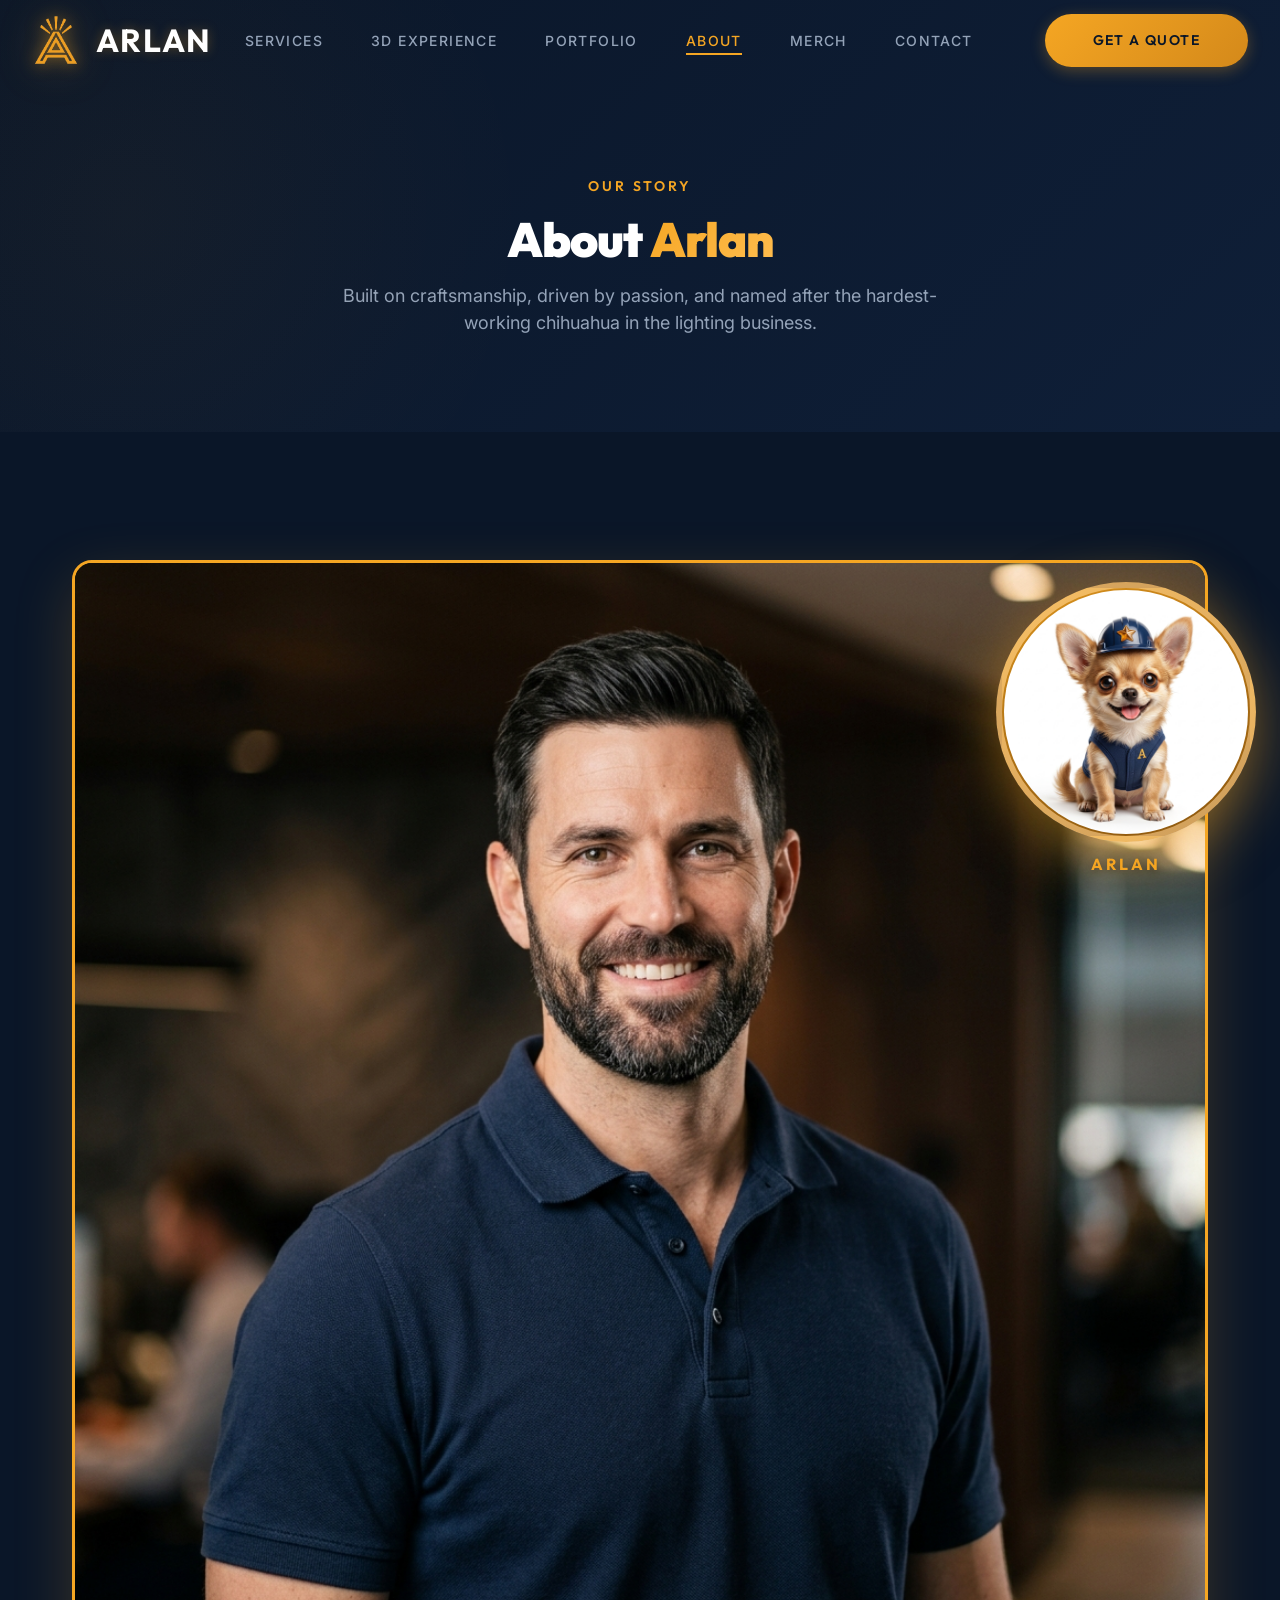
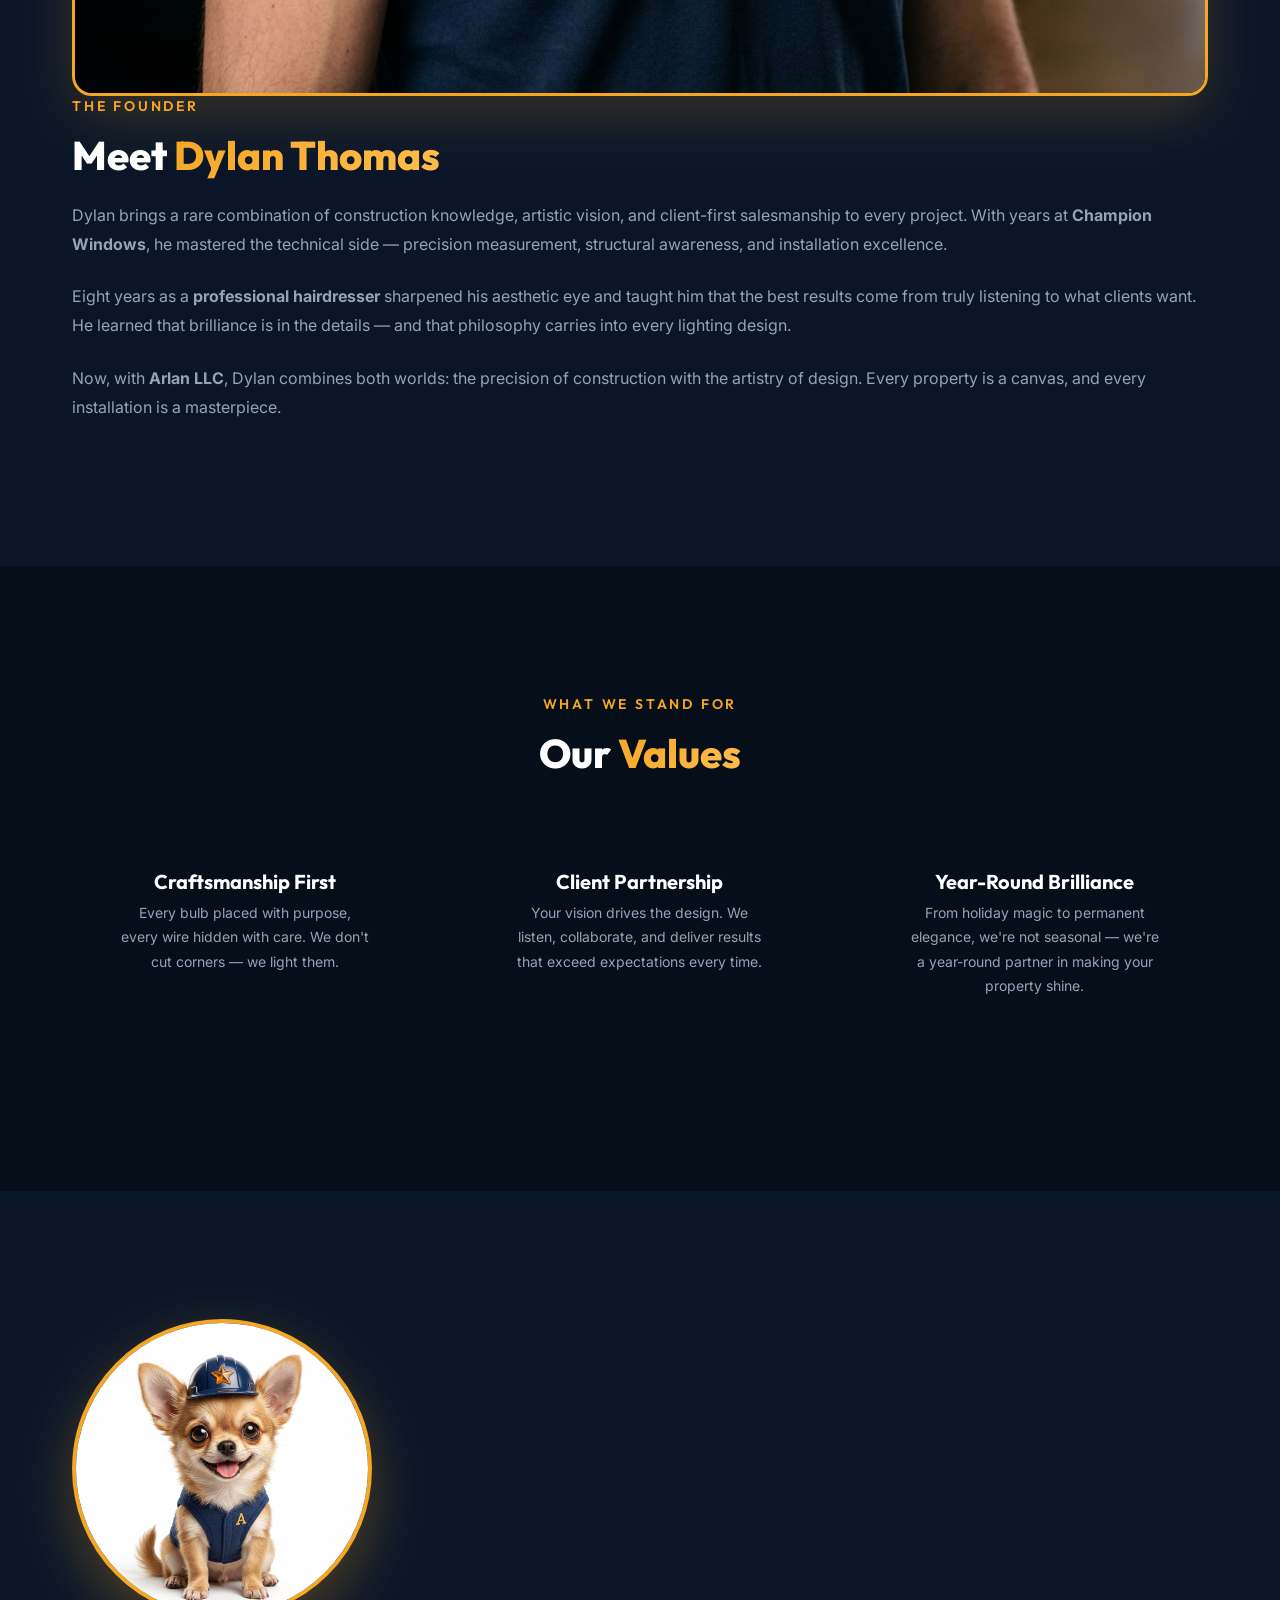
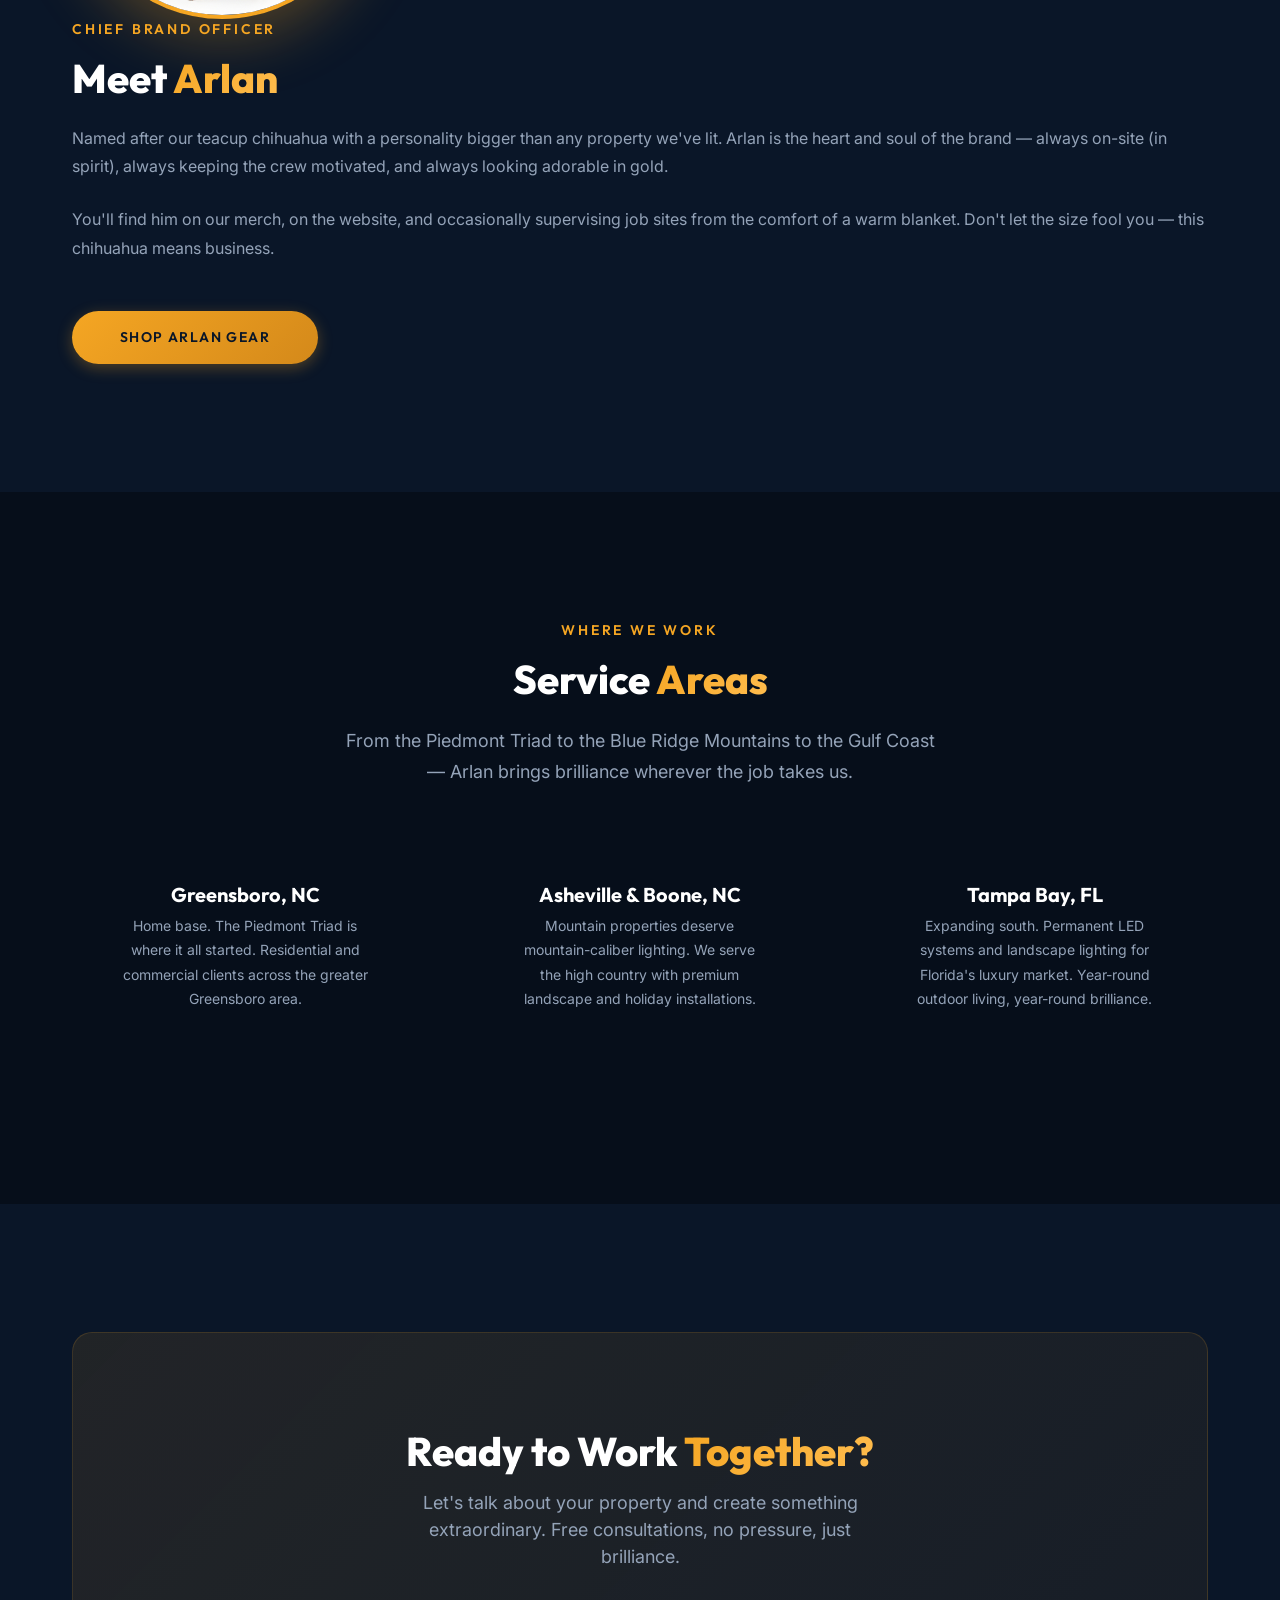
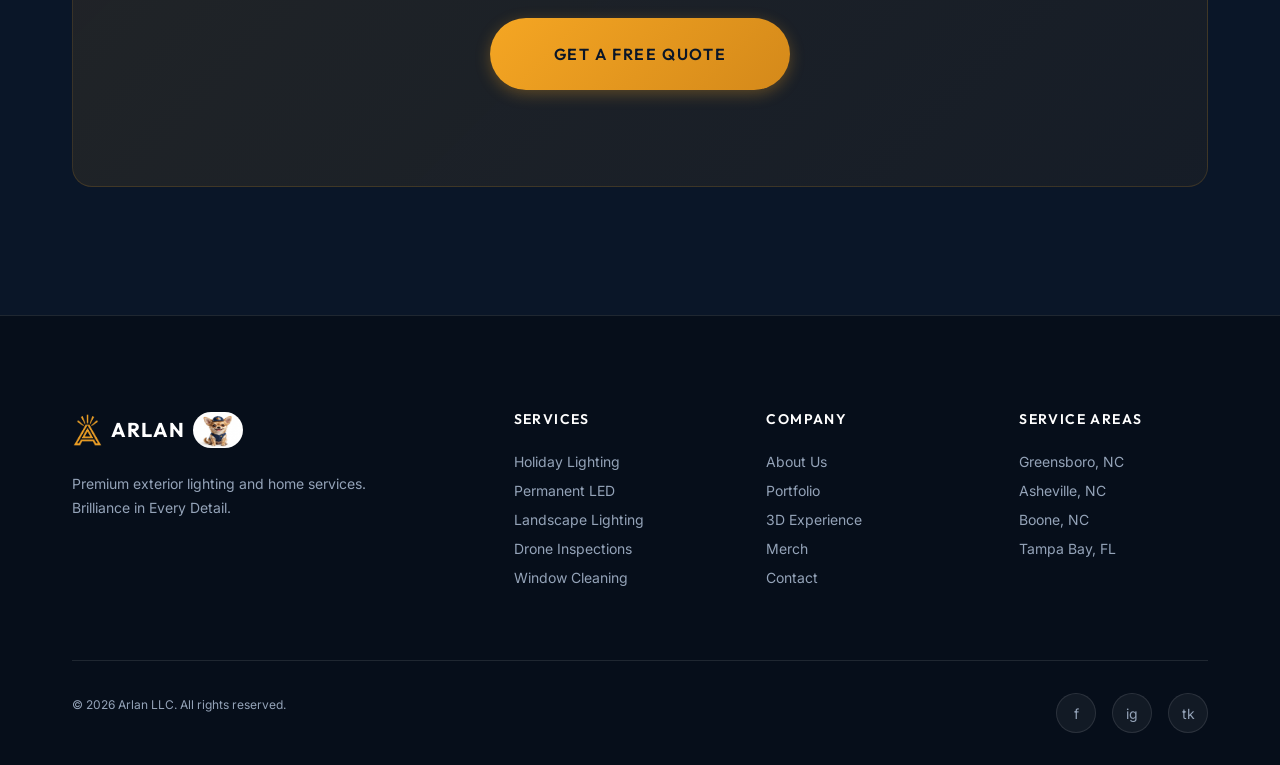
<file: about.html>
<!DOCTYPE html>
<html lang="en">
<head>
  <meta charset="UTF-8">
  <meta name="viewport" content="width=device-width, initial-scale=1.0">
  <title>About &mdash; Arlan LLC | Our Story</title>
  <meta name="description" content="Meet Dylan Thomas, founder of Arlan LLC. From Champion Windows to professional hairdressing to premium exterior lighting - discover the story behind the brilliance.">
  <link rel="icon" type="image/png" href="assets/logo/favicon.png">
  <link rel="stylesheet" href="css/index.css">
  <link rel="stylesheet" href="css/components.css">
  <link rel="stylesheet" href="css/pages.css">
  <link rel="preconnect" href="https://fonts.googleapis.com">
  <link href="https://fonts.googleapis.com/css2?family=Inter:wght@400;500;600;700&family=Outfit:wght@500;600;700;800&display=swap" rel="stylesheet">
</head>
<body>

  <!-- Navigation -->
  <nav class="nav" id="main-nav">
    <div class="nav__inner">
      <a href="index.html" class="nav__logo">
        <img src="assets/logo/arlan-icon.png" alt="Arlan LLC Icon">
        <span class="nav__logo-text">ARLAN</span>
      </a>
      <div class="nav__links" id="nav-links">
        <a href="services.html" class="nav__link">Services</a>
        <a href="experience.html" class="nav__link">3D Experience</a>
        <a href="portfolio.html" class="nav__link">Portfolio</a>
        <a href="about.html" class="nav__link">About</a>
        <a href="merch.html" class="nav__link">Merch</a>
        <a href="contact.html" class="nav__link">Contact</a>
        <a href="contact.html" class="btn btn--primary nav__cta">Get a Quote</a>
      </div>
      <div class="nav__hamburger" id="hamburger">
        <span></span><span></span><span></span>
      </div>
    </div>
  </nav>

  <!-- Page Hero -->
  <section class="page-hero">
    <div class="container">
      <span class="section-label">Our Story</span>
      <h1 class="page-hero__title">About <span class="text-gradient">Arlan</span></h1>
      <p class="page-hero__subtitle">Built on craftsmanship, driven by passion, and named after the hardest-working chihuahua in the lighting business.</p>
    </div>
  </section>

  <!-- Dylan's Story -->
  <section class="section">
    <div class="container">
      <div class="about-split reveal">
        <div class="about-split__image">
          <img src="assets/images/dylan.png" alt="Dylan Thomas - Founder of Arlan LLC" style="width:100%;border-radius:var(--border-radius-lg);border:3px solid var(--color-secondary);box-shadow:0 20px 60px rgba(245,166,35,.2);">
        </div>
        <div class="about-split__content">
          <span class="section-label">The Founder</span>
          <h2 class="section-title" style="text-align:left;">Meet <span class="text-gradient">Dylan Thomas</span></h2>
          <p style="color:var(--color-text-muted);line-height:1.8;margin-bottom:var(--sp-lg);">
            Dylan brings a rare combination of construction knowledge, artistic vision, and client-first salesmanship to every project. With years at <strong>Champion Windows</strong>, he mastered the technical side &mdash; precision measurement, structural awareness, and installation excellence.
          </p>
          <p style="color:var(--color-text-muted);line-height:1.8;margin-bottom:var(--sp-lg);">
            Eight years as a <strong>professional hairdresser</strong> sharpened his aesthetic eye and taught him that the best results come from truly listening to what clients want. He learned that brilliance is in the details &mdash; and that philosophy carries into every lighting design.
          </p>
          <p style="color:var(--color-text-muted);line-height:1.8;">
            Now, with <strong>Arlan LLC</strong>, Dylan combines both worlds: the precision of construction with the artistry of design. Every property is a canvas, and every installation is a masterpiece.
          </p>
        </div>
      </div>
    </div>
  </section>

  <!-- Values -->
  <section class="section section--dark">
    <div class="container">
      <div class="text-center reveal">
        <span class="section-label">What We Stand For</span>
        <h2 class="section-title">Our <span class="text-gradient">Values</span></h2>
      </div>
      <div class="why-grid stagger" style="margin-top:var(--sp-2xl);">
        <div class="value-card">
          <h3 class="value-card__title">Craftsmanship First</h3>
          <p class="value-card__text">Every bulb placed with purpose, every wire hidden with care. We don't cut corners &mdash; we light them.</p>
        </div>
        <div class="value-card">
          <h3 class="value-card__title">Client Partnership</h3>
          <p class="value-card__text">Your vision drives the design. We listen, collaborate, and deliver results that exceed expectations every time.</p>
        </div>
        <div class="value-card">
          <h3 class="value-card__title">Year-Round Brilliance</h3>
          <p class="value-card__text">From holiday magic to permanent elegance, we're not seasonal &mdash; we're a year-round partner in making your property shine.</p>
        </div>
      </div>
    </div>
  </section>

  <!-- Meet the Mascot -->
  <section class="section">
    <div class="container">
      <div class="about-split reveal" style="flex-direction:row-reverse;">
        <div class="about-split__image" style="text-align:center;">
          <img src="assets/images/mascot.png" alt="Arlan the Chihuahua - Chief Brand Officer" style="width:300px;border-radius:var(--border-radius-full);border:4px solid var(--color-secondary);box-shadow:0 20px 60px rgba(245,166,35,.3);">
        </div>
        <div class="about-split__content">
          <span class="section-label">Chief Brand Officer</span>
          <h2 class="section-title" style="text-align:left;">Meet <span class="text-gradient">Arlan</span></h2>
          <p style="color:var(--color-text-muted);line-height:1.8;margin-bottom:var(--sp-lg);">
            Named after our teacup chihuahua with a personality bigger than any property we've lit. Arlan is the heart and soul of the brand &mdash; always on-site (in spirit), always keeping the crew motivated, and always looking adorable in gold.
          </p>
          <p style="color:var(--color-text-muted);line-height:1.8;">
            You'll find him on our merch, on the website, and occasionally supervising job sites from the comfort of a warm blanket. Don't let the size fool you &mdash; this chihuahua means business.
          </p>
          <a href="merch.html" class="btn btn--primary" style="margin-top:var(--sp-xl);">Shop Arlan Gear</a>
        </div>
      </div>
    </div>
  </section>

  <!-- Service Areas -->
  <section class="section section--dark">
    <div class="container">
      <div class="text-center reveal">
        <span class="section-label">Where We Work</span>
        <h2 class="section-title">Service <span class="text-gradient">Areas</span></h2>
        <p class="section-subtitle" style="max-width:600px;margin:0 auto;">From the Piedmont Triad to the Blue Ridge Mountains to the Gulf Coast &mdash; Arlan brings brilliance wherever the job takes us.</p>
      </div>
      <div class="why-grid stagger" style="margin-top:var(--sp-2xl);">
        <div class="value-card">
          <h3 class="value-card__title">Greensboro, NC</h3>
          <p class="value-card__text">Home base. The Piedmont Triad is where it all started. Residential and commercial clients across the greater Greensboro area.</p>
        </div>
        <div class="value-card">
          <h3 class="value-card__title">Asheville &amp; Boone, NC</h3>
          <p class="value-card__text">Mountain properties deserve mountain-caliber lighting. We serve the high country with premium landscape and holiday installations.</p>
        </div>
        <div class="value-card">
          <h3 class="value-card__title">Tampa Bay, FL</h3>
          <p class="value-card__text">Expanding south. Permanent LED systems and landscape lighting for Florida's luxury market. Year-round outdoor living, year-round brilliance.</p>
        </div>
      </div>
    </div>
  </section>

  <!-- CTA -->
  <section class="section">
    <div class="container">
      <div class="cta-banner reveal">
        <h2 class="cta-banner__title">Ready to Work <span class="text-gradient">Together?</span></h2>
        <p class="cta-banner__text">Let's talk about your property and create something extraordinary. Free consultations, no pressure, just brilliance.</p>
        <a href="contact.html" class="btn btn--primary btn--lg">Get a Free Quote</a>
      </div>
    </div>
  </section>

  <!-- Footer -->
  <footer class="footer">
    <div class="container">
      <div class="footer__grid">
        <div class="footer__brand">
          <div class="footer__logo">
            <img src="assets/logo/arlan-icon.png" alt="Arlan">
            <span class="footer__logo-text">ARLAN</span>
            <img src="assets/images/mascot.png" alt="Arlan Mascot" class="footer__mascot">
          </div>
          <p class="footer__description">Premium exterior lighting and home services. Brilliance in Every Detail.</p>
        </div>
        <div>
          <h4 class="footer__heading">Services</h4>
          <a href="services.html" class="footer__link">Holiday Lighting</a>
          <a href="services.html" class="footer__link">Permanent LED</a>
          <a href="services.html" class="footer__link">Landscape Lighting</a>
          <a href="services.html" class="footer__link">Drone Inspections</a>
          <a href="services.html" class="footer__link">Window Cleaning</a>
        </div>
        <div>
          <h4 class="footer__heading">Company</h4>
          <a href="about.html" class="footer__link">About Us</a>
          <a href="portfolio.html" class="footer__link">Portfolio</a>
          <a href="experience.html" class="footer__link">3D Experience</a>
          <a href="merch.html" class="footer__link">Merch</a>
          <a href="contact.html" class="footer__link">Contact</a>
        </div>
        <div>
          <h4 class="footer__heading">Service Areas</h4>
          <a href="#" class="footer__link">Greensboro, NC</a>
          <a href="#" class="footer__link">Asheville, NC</a>
          <a href="#" class="footer__link">Boone, NC</a>
          <a href="#" class="footer__link">Tampa Bay, FL</a>
        </div>
      </div>
      <div class="footer__bottom">
        <p class="footer__copyright">&copy; 2026 Arlan LLC. All rights reserved.</p>
        <div class="footer__socials">
          <a href="#" class="footer__social" aria-label="Facebook">f</a>
          <a href="#" class="footer__social" aria-label="Instagram">ig</a>
          <a href="#" class="footer__social" aria-label="TikTok">tk</a>
        </div>
      </div>
    </div>
  </footer>

  <!-- Mascot Widget -->
  <div class="mascot-widget" id="mascot-widget">
    <div class="mascot-widget__trigger" id="mascot-trigger">
      <div class="mascot-widget__bubble" id="mascot-bubble">
        <img src="assets/images/mascot.png" alt="Arlan the Chihuahua">
        <span class="mascot-widget__voice-badge" id="voice-badge">&#128266;</span>
        <span class="mascot-widget__badge" id="mascot-badge" style="display:none;">1</span>
      </div>
      <div class="mascot-widget__label">ARLAN</div>
    </div>
    <div class="mascot-widget__panel" id="mascot-panel">
      <div class="mascot-widget__header">
        <img src="assets/images/mascot.png" alt="Arlan" class="mascot-widget__avatar">
        <div>
          <div class="mascot-widget__name">Arlan</div>
          <div class="mascot-widget__status"><span class="mascot-widget__status-dot"></span> Ready to help!</div>
        </div>
        <button class="mascot-widget__close" id="mascot-close">&times;</button>
      </div>
      <div class="mascot-widget__body">
        <div class="mascot-widget__greeting">
          <strong>Hey there!</strong> This is where it all began. Dylan's story is my story. Want to know more or ready to get started?
        </div>
        <div class="mascot-widget__actions">
          <a href="contact.html" class="mascot-widget__action" data-speak="quote">Get a Free Quote <span class="mascot-widget__action-arrow">&rarr;</span></a>
          <a href="services.html" class="mascot-widget__action" data-speak="services">Explore Services <span class="mascot-widget__action-arrow">&rarr;</span></a>
          <a href="merch.html" class="mascot-widget__action" data-speak="merch">Browse Merch <span class="mascot-widget__action-arrow">&rarr;</span></a>
        </div>
      </div>
      <div class="mascot-widget__footer">
        <span class="mascot-widget__footer-text">Powered by Arlan &mdash; Brilliance in Every Detail</span>
      </div>
    </div>
  </div>

  <script src="js/tts.js"></script>
  <script src="js/app.js"></script>
</body>
</html>
</file>
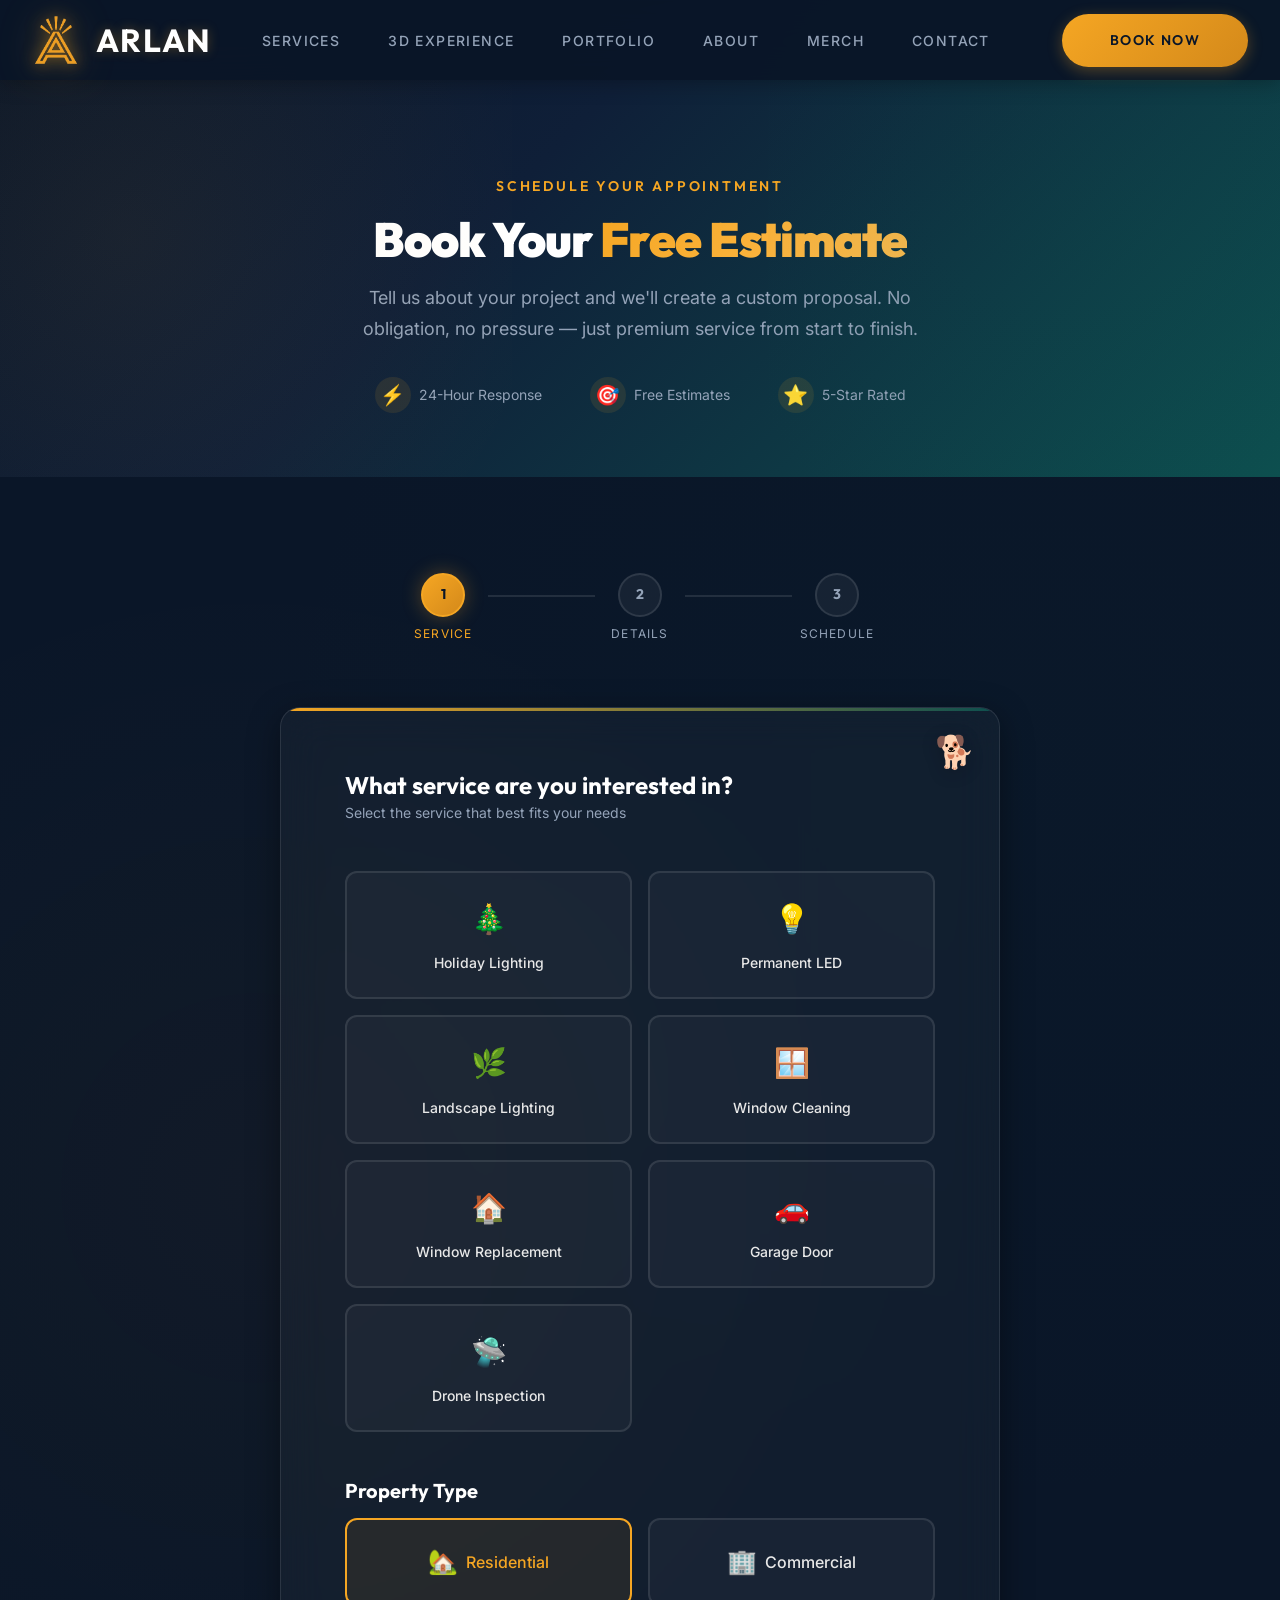
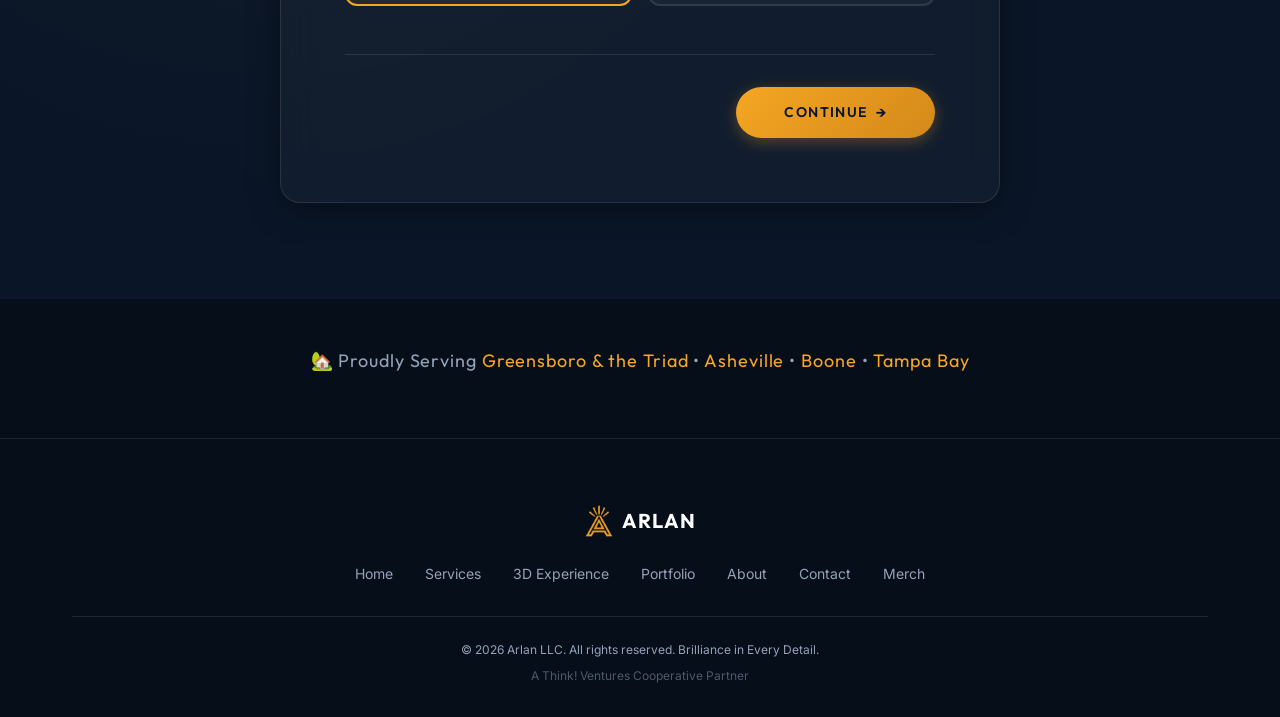
<file: book.html>
<!DOCTYPE html>
<html lang="en">
<head>
  <meta charset="UTF-8">
  <meta name="viewport" content="width=device-width, initial-scale=1.0">
  <title>Book Your Free Estimate &mdash; Arlan LLC | Premium Home Services</title>
  <meta name="description" content="Book a free estimate with Arlan LLC for holiday lighting, permanent LED systems, landscape lighting, window cleaning, and more. Serving Greensboro & the Triad.">
  <link rel="icon" type="image/png" href="assets/logo/favicon.png">
  <link rel="preconnect" href="https://fonts.googleapis.com">
  <link rel="preconnect" href="https://fonts.gstatic.com" crossorigin>
  <link href="https://fonts.googleapis.com/css2?family=Inter:wght@300;400;500;600;700&family=Outfit:wght@300;400;500;600;700;800;900&display=swap" rel="stylesheet">
  <style>
    /* ============================================
       ARLAN LLC — Booking Page
       Standalone with embedded design tokens
       ============================================ */

    /* --- Design Tokens --- */
    :root {
      --color-primary: #0A1628;
      --color-primary-light: #0F1F38;
      --color-primary-dark: #060E1A;
      --color-secondary: #F5A623;
      --color-secondary-light: #FFBD4F;
      --color-secondary-dark: #D4891A;
      --color-accent: #FFFFFF;
      --color-charcoal: #2C3E50;
      --color-teal: #0d4f4f;
      --color-teal-light: #0f6b6b;
      --color-emerald: #10b981;
      --color-text: #E8E8E8;
      --color-text-muted: #94A3B8;
      --color-text-dark: #1E293B;
      --color-surface: rgba(15, 31, 56, 0.6);
      --color-glass: rgba(255, 255, 255, 0.05);
      --color-glass-border: rgba(255, 255, 255, 0.1);
      --color-glass-hover: rgba(255, 255, 255, 0.1);
      --color-success: #22C55E;
      --color-error: #EF4444;
      --color-overlay: rgba(10, 22, 40, 0.85);
      --font-heading: 'Outfit', sans-serif;
      --font-body: 'Inter', sans-serif;
      --fs-xs: 0.75rem;
      --fs-sm: 0.875rem;
      --fs-base: 1rem;
      --fs-md: 1.125rem;
      --fs-lg: 1.25rem;
      --fs-xl: 1.5rem;
      --fs-2xl: 2rem;
      --fs-3xl: 2.5rem;
      --fs-4xl: 3rem;
      --fs-5xl: 3.75rem;
      --fw-light: 300;
      --fw-regular: 400;
      --fw-medium: 500;
      --fw-semibold: 600;
      --fw-bold: 700;
      --fw-extrabold: 800;
      --fw-black: 900;
      --lh-tight: 1.1;
      --lh-snug: 1.25;
      --lh-normal: 1.5;
      --lh-relaxed: 1.75;
      --ls-tight: -0.02em;
      --ls-wide: 0.05em;
      --ls-wider: 0.1em;
      --ls-widest: 0.2em;
      --sp-xs: 0.25rem;
      --sp-sm: 0.5rem;
      --sp-md: 1rem;
      --sp-lg: 1.5rem;
      --sp-xl: 2rem;
      --sp-2xl: 3rem;
      --sp-3xl: 4rem;
      --sp-4xl: 6rem;
      --sp-5xl: 8rem;
      --max-width: 1200px;
      --max-width-narrow: 800px;
      --nav-height: 80px;
      --border-radius: 12px;
      --border-radius-sm: 8px;
      --border-radius-lg: 20px;
      --border-radius-full: 9999px;
      --shadow-sm: 0 2px 8px rgba(0, 0, 0, 0.2);
      --shadow-md: 0 4px 16px rgba(0, 0, 0, 0.3);
      --shadow-lg: 0 8px 32px rgba(0, 0, 0, 0.4);
      --shadow-xl: 0 16px 48px rgba(0, 0, 0, 0.5);
      --shadow-glow: 0 0 30px rgba(245, 166, 35, 0.15);
      --shadow-glow-strong: 0 0 60px rgba(245, 166, 35, 0.25);
      --transition-fast: 150ms ease;
      --transition-base: 300ms ease;
      --transition-slow: 500ms ease;
      --transition-spring: 500ms cubic-bezier(0.34, 1.56, 0.64, 1);
    }

    /* --- Reset --- */
    *, *::before, *::after { margin: 0; padding: 0; box-sizing: border-box; }
    html { scroll-behavior: smooth; scroll-padding-top: var(--nav-height); -webkit-text-size-adjust: 100%; }
    body {
      font-family: var(--font-body);
      font-size: var(--fs-base);
      font-weight: var(--fw-regular);
      line-height: var(--lh-normal);
      color: var(--color-text);
      background-color: var(--color-primary);
      -webkit-font-smoothing: antialiased;
      -moz-osx-font-smoothing: grayscale;
      overflow-x: hidden;
    }
    img, video, svg { display: block; max-width: 100%; height: auto; }
    a { color: var(--color-secondary); text-decoration: none; transition: color var(--transition-fast); }
    a:hover { color: var(--color-secondary-light); }
    ul, ol { list-style: none; }
    button, input, select, textarea { font-family: inherit; font-size: inherit; color: inherit; border: none; outline: none; background: none; }
    button { cursor: pointer; }
    h1, h2, h3, h4, h5, h6 {
      font-family: var(--font-heading);
      font-weight: var(--fw-bold);
      line-height: var(--lh-tight);
      color: var(--color-accent);
    }
    p { margin-bottom: var(--sp-md); color: var(--color-text-muted); }
    .text-gradient {
      background: linear-gradient(135deg, var(--color-secondary), var(--color-secondary-light));
      -webkit-background-clip: text;
      -webkit-text-fill-color: transparent;
      background-clip: text;
    }

    /* --- Navigation --- */
    .nav {
      position: fixed; top: 0; left: 0; right: 0;
      height: var(--nav-height); z-index: 1000;
      transition: background var(--transition-base), box-shadow var(--transition-base);
      background: rgba(10, 22, 40, 0.95);
      backdrop-filter: blur(20px);
      -webkit-backdrop-filter: blur(20px);
      box-shadow: 0 2px 20px rgba(0, 0, 0, 0.3);
    }
    .nav__inner {
      max-width: 1400px; margin: 0 auto; padding: 0 var(--sp-xl);
      height: 100%; display: flex; align-items: center; justify-content: space-between;
    }
    .nav__logo { display: flex; align-items: center; gap: var(--sp-md); }
    .nav__logo img {
      height: 56px; width: auto;
      filter: drop-shadow(0 0 8px rgba(245, 166, 35, 0.6)) drop-shadow(0 0 20px rgba(245, 166, 35, 0.3));
      animation: logoGlow 3s ease-in-out infinite;
    }
    @keyframes logoGlow {
      0%, 100% { filter: drop-shadow(0 0 8px rgba(245, 166, 35, 0.6)) drop-shadow(0 0 20px rgba(245, 166, 35, 0.3)); }
      50% { filter: drop-shadow(0 0 12px rgba(245, 166, 35, 0.8)) drop-shadow(0 0 28px rgba(245, 166, 35, 0.45)); }
    }
    .nav__logo-text {
      font-family: var(--font-heading); font-size: var(--fs-2xl);
      font-weight: var(--fw-bold); color: var(--color-accent);
      letter-spacing: var(--ls-wide); text-shadow: 0 0 12px rgba(245, 166, 35, 0.3);
    }
    .nav__links { display: flex; align-items: center; gap: var(--sp-2xl); }
    .nav__link {
      font-family: var(--font-body); font-size: var(--fs-sm); font-weight: var(--fw-medium);
      color: var(--color-text-muted); text-transform: uppercase; letter-spacing: var(--ls-wider);
      transition: color var(--transition-fast); position: relative;
    }
    .nav__link::after {
      content: ''; position: absolute; bottom: -4px; left: 0; width: 0; height: 2px;
      background: var(--color-secondary); transition: width var(--transition-base);
    }
    .nav__link:hover, .nav__link.active { color: var(--color-secondary); }
    .nav__link:hover::after, .nav__link.active::after { width: 100%; }
    .nav__cta { margin-left: var(--sp-lg); }
    .nav__hamburger { display: none; flex-direction: column; gap: 5px; cursor: pointer; z-index: 1001; }
    .nav__hamburger span { width: 24px; height: 2px; background: var(--color-accent); transition: var(--transition-base); border-radius: 2px; }
    .nav__hamburger.open span:nth-child(1) { transform: rotate(45deg) translate(5px, 5px); }
    .nav__hamburger.open span:nth-child(2) { opacity: 0; }
    .nav__hamburger.open span:nth-child(3) { transform: rotate(-45deg) translate(5px, -5px); }

    /* --- Buttons --- */
    .btn {
      display: inline-flex; align-items: center; justify-content: center; gap: var(--sp-sm);
      padding: var(--sp-md) var(--sp-2xl); font-family: var(--font-heading);
      font-size: var(--fs-sm); font-weight: var(--fw-semibold); text-transform: uppercase;
      letter-spacing: var(--ls-wider); border-radius: var(--border-radius-full);
      transition: all var(--transition-base); white-space: nowrap; cursor: pointer;
    }
    .btn--primary {
      background: linear-gradient(135deg, var(--color-secondary), var(--color-secondary-dark));
      color: var(--color-primary); box-shadow: 0 4px 15px rgba(245, 166, 35, 0.3);
    }
    .btn--primary:hover { transform: translateY(-2px); box-shadow: 0 8px 25px rgba(245, 166, 35, 0.4); color: var(--color-primary); }
    .btn--outline { border: 2px solid var(--color-glass-border); color: var(--color-accent); background: transparent; }
    .btn--outline:hover { border-color: var(--color-secondary); color: var(--color-secondary); transform: translateY(-2px); }
    .btn--lg { padding: var(--sp-lg) var(--sp-3xl); font-size: var(--fs-base); }

    /* --- Container --- */
    .container { width: 100%; max-width: var(--max-width); margin: 0 auto; padding: 0 var(--sp-xl); }

    /* --- Hero --- */
    .booking-hero {
      position: relative;
      padding: calc(var(--nav-height) + var(--sp-4xl)) 0 var(--sp-3xl);
      text-align: center;
      overflow: hidden;
      background: linear-gradient(135deg, var(--color-primary) 0%, var(--color-primary-light) 40%, var(--color-teal) 100%);
    }
    .booking-hero::before {
      content: ''; position: absolute; top: -50%; left: -20%; width: 60%; height: 200%;
      background: radial-gradient(circle, rgba(245, 166, 35, 0.06) 0%, transparent 70%);
      pointer-events: none;
    }
    .booking-hero::after {
      content: ''; position: absolute; bottom: -50%; right: -20%; width: 60%; height: 200%;
      background: radial-gradient(circle, rgba(13, 79, 79, 0.15) 0%, transparent 70%);
      pointer-events: none;
    }
    .booking-hero .section-label {
      font-family: var(--font-heading); font-size: var(--fs-sm); font-weight: var(--fw-semibold);
      text-transform: uppercase; letter-spacing: var(--ls-widest); color: var(--color-secondary);
      margin-bottom: var(--sp-md); display: block;
    }
    .booking-hero__title {
      font-size: var(--fs-4xl); font-weight: var(--fw-black);
      margin-bottom: var(--sp-md); letter-spacing: var(--ls-tight);
    }
    .booking-hero__subtitle {
      font-size: var(--fs-md); color: var(--color-text-muted);
      max-width: 600px; margin: 0 auto var(--sp-lg); line-height: var(--lh-relaxed);
    }
    .booking-hero__trust {
      display: flex; align-items: center; justify-content: center; gap: var(--sp-2xl);
      flex-wrap: wrap; margin-top: var(--sp-xl);
    }
    .trust-badge {
      display: flex; align-items: center; gap: var(--sp-sm);
      font-size: var(--fs-sm); color: var(--color-text-muted);
    }
    .trust-badge__icon {
      width: 36px; height: 36px; border-radius: var(--border-radius-full);
      background: rgba(245, 166, 35, 0.1); display: flex; align-items: center;
      justify-content: center; font-size: var(--fs-lg);
    }

    /* --- Booking Section --- */
    .booking-section {
      padding: var(--sp-4xl) 0;
      background-image:
        radial-gradient(circle at 20% 50%, rgba(245, 166, 35, 0.03) 0%, transparent 50%),
        radial-gradient(circle at 80% 20%, rgba(13, 79, 79, 0.04) 0%, transparent 50%);
    }

    /* --- Step Progress --- */
    .step-progress {
      display: flex; align-items: center; justify-content: center;
      gap: 0; margin-bottom: var(--sp-3xl); max-width: 500px; margin-left: auto; margin-right: auto;
    }
    .step-progress__item {
      display: flex; flex-direction: column; align-items: center; gap: var(--sp-sm);
      position: relative; z-index: 1; flex: 1;
    }
    .step-progress__circle {
      width: 44px; height: 44px; border-radius: var(--border-radius-full);
      background: var(--color-glass); border: 2px solid var(--color-glass-border);
      display: flex; align-items: center; justify-content: center;
      font-family: var(--font-heading); font-weight: var(--fw-bold);
      font-size: var(--fs-sm); color: var(--color-text-muted);
      transition: all var(--transition-base);
    }
    .step-progress__item.active .step-progress__circle {
      background: linear-gradient(135deg, var(--color-secondary), var(--color-secondary-dark));
      border-color: var(--color-secondary); color: var(--color-primary);
      box-shadow: 0 0 20px rgba(245, 166, 35, 0.3);
    }
    .step-progress__item.completed .step-progress__circle {
      background: var(--color-success); border-color: var(--color-success); color: white;
    }
    .step-progress__label {
      font-size: var(--fs-xs); color: var(--color-text-muted);
      text-transform: uppercase; letter-spacing: var(--ls-wider);
      transition: color var(--transition-base);
    }
    .step-progress__item.active .step-progress__label { color: var(--color-secondary); }
    .step-progress__item.completed .step-progress__label { color: var(--color-success); }
    .step-progress__connector {
      flex: 1; height: 2px; background: var(--color-glass-border);
      margin: 0 -8px; margin-bottom: 24px;
      transition: background var(--transition-base);
    }
    .step-progress__connector.filled { background: var(--color-success); }

    /* --- Form Card --- */
    .booking-card {
      background: rgba(255, 255, 255, 0.03);
      border: 1px solid var(--color-glass-border);
      border-radius: var(--border-radius-lg);
      padding: var(--sp-3xl);
      backdrop-filter: blur(20px);
      -webkit-backdrop-filter: blur(20px);
      box-shadow: var(--shadow-lg);
      max-width: 720px;
      margin: 0 auto;
      position: relative;
      overflow: hidden;
    }
    .booking-card::before {
      content: ''; position: absolute; top: 0; left: 0; right: 0; height: 3px;
      background: linear-gradient(90deg, var(--color-secondary), var(--color-teal), var(--color-secondary-light));
      background-size: 200% 100%;
      animation: shimmerBar 3s ease-in-out infinite;
    }
    @keyframes shimmerBar {
      0% { background-position: 0% 0; }
      50% { background-position: 100% 0; }
      100% { background-position: 0% 0; }
    }

    /* --- Mascot float --- */
    .booking-card__mascot {
      position: absolute; top: 20px; right: 24px; font-size: 2rem;
      animation: float 3s ease-in-out infinite; cursor: default;
      filter: drop-shadow(0 4px 8px rgba(0,0,0,0.2));
    }
    @keyframes float {
      0%, 100% { transform: translateY(0); }
      50% { transform: translateY(-8px); }
    }

    /* --- Step Title --- */
    .step-title {
      font-size: var(--fs-xl); font-weight: var(--fw-bold);
      margin-bottom: var(--sp-xs);
    }
    .step-subtitle {
      font-size: var(--fs-sm); color: var(--color-text-muted);
      margin-bottom: var(--sp-2xl);
    }

    /* --- Form Step Panel --- */
    .form-step { display: none; animation: fadeInUp 0.4s ease; }
    .form-step.active { display: block; }
    @keyframes fadeInUp {
      from { opacity: 0; transform: translateY(20px); }
      to { opacity: 1; transform: translateY(0); }
    }

    /* --- Form Fields --- */
    .form-group { margin-bottom: var(--sp-lg); }
    .form-row { display: grid; grid-template-columns: 1fr 1fr; gap: var(--sp-lg); }
    .form-label {
      display: block; font-size: var(--fs-sm); font-weight: var(--fw-medium);
      color: var(--color-text); margin-bottom: var(--sp-sm);
    }
    .form-label .required { color: var(--color-secondary); }

    .form-input, .form-select, .form-textarea {
      width: 100%; padding: 14px var(--sp-lg);
      background: rgba(255, 255, 255, 0.04);
      border: 1px solid var(--color-glass-border);
      border-radius: var(--border-radius-sm);
      color: var(--color-accent); font-size: var(--fs-base);
      transition: border-color var(--transition-fast), box-shadow var(--transition-fast), background var(--transition-fast);
    }
    .form-input:focus, .form-select:focus, .form-textarea:focus {
      border-color: var(--color-secondary);
      box-shadow: 0 0 0 3px rgba(245, 166, 35, 0.1), 0 0 20px rgba(245, 166, 35, 0.05);
      background: rgba(255, 255, 255, 0.06);
    }
    .form-input::placeholder, .form-textarea::placeholder { color: rgba(148, 163, 184, 0.6); }
    .form-textarea { min-height: 100px; resize: vertical; }
    .form-select {
      appearance: none; cursor: pointer;
      background-image: url("data:image/svg+xml,%3Csvg xmlns='http://www.w3.org/2000/svg' width='12' height='12' viewBox='0 0 12 12'%3E%3Cpath fill='%2394A3B8' d='M6 8L1 3h10z'/%3E%3C/svg%3E");
      background-repeat: no-repeat;
      background-position: right var(--sp-md) center;
      padding-right: var(--sp-3xl);
    }
    .form-select option { background: var(--color-primary); color: var(--color-text); }
    .form-input.error, .form-select.error, .form-textarea.error {
      border-color: var(--color-error);
      box-shadow: 0 0 0 3px rgba(239, 68, 68, 0.1);
    }
    .form-error {
      font-size: var(--fs-xs); color: var(--color-error);
      margin-top: var(--sp-xs); display: none;
      animation: fadeInUp 0.2s ease;
    }
    .form-error.visible { display: block; }

    /* --- Service Selection Cards --- */
    .service-grid {
      display: grid; grid-template-columns: repeat(auto-fill, minmax(200px, 1fr));
      gap: var(--sp-md);
    }
    .service-option {
      position: relative; cursor: pointer;
    }
    .service-option input[type="radio"] {
      position: absolute; opacity: 0; width: 0; height: 0;
    }
    .service-option__card {
      display: flex; flex-direction: column; align-items: center;
      gap: var(--sp-sm); padding: var(--sp-lg) var(--sp-md);
      background: rgba(255, 255, 255, 0.03);
      border: 2px solid var(--color-glass-border);
      border-radius: var(--border-radius);
      transition: all var(--transition-base);
      text-align: center;
    }
    .service-option__card:hover {
      border-color: rgba(245, 166, 35, 0.3);
      background: rgba(255, 255, 255, 0.06);
      transform: translateY(-2px);
    }
    .service-option input:checked + .service-option__card {
      border-color: var(--color-secondary);
      background: rgba(245, 166, 35, 0.08);
      box-shadow: 0 0 20px rgba(245, 166, 35, 0.1);
    }
    .service-option__icon { font-size: 1.8rem; margin-bottom: var(--sp-xs); }
    .service-option__label {
      font-size: var(--fs-sm); font-weight: var(--fw-medium);
      color: var(--color-text);
    }
    .service-option input:checked + .service-option__card .service-option__label {
      color: var(--color-secondary);
    }
    .service-option__check {
      position: absolute; top: 8px; right: 8px; width: 22px; height: 22px;
      border-radius: var(--border-radius-full); background: var(--color-secondary);
      display: none; align-items: center; justify-content: center;
      font-size: 12px; color: var(--color-primary); font-weight: bold;
    }
    .service-option input:checked ~ .service-option__check { display: flex; }

    /* --- Property Toggle --- */
    .property-toggle {
      display: flex; gap: var(--sp-md); margin-top: var(--sp-md);
    }
    .property-toggle__option {
      flex: 1; position: relative; cursor: pointer;
    }
    .property-toggle__option input { position: absolute; opacity: 0; width: 0; height: 0; }
    .property-toggle__card {
      display: flex; align-items: center; justify-content: center; gap: var(--sp-sm);
      padding: var(--sp-lg);
      background: rgba(255, 255, 255, 0.03);
      border: 2px solid var(--color-glass-border);
      border-radius: var(--border-radius);
      transition: all var(--transition-base);
      font-weight: var(--fw-medium); font-size: var(--fs-base);
    }
    .property-toggle__card:hover { border-color: rgba(245, 166, 35, 0.3); }
    .property-toggle__option input:checked + .property-toggle__card {
      border-color: var(--color-secondary);
      background: rgba(245, 166, 35, 0.08);
      color: var(--color-secondary);
    }
    .property-toggle__icon { font-size: 1.5rem; }

    /* --- Referral Grid --- */
    .referral-grid {
      display: grid; grid-template-columns: repeat(3, 1fr); gap: var(--sp-sm);
    }
    .referral-option { position: relative; cursor: pointer; }
    .referral-option input { position: absolute; opacity: 0; width: 0; height: 0; }
    .referral-option__card {
      display: flex; align-items: center; justify-content: center; gap: var(--sp-sm);
      padding: var(--sp-md); background: rgba(255, 255, 255, 0.03);
      border: 1px solid var(--color-glass-border); border-radius: var(--border-radius-sm);
      transition: all var(--transition-base); font-size: var(--fs-sm);
      color: var(--color-text-muted);
    }
    .referral-option__card:hover { border-color: rgba(245, 166, 35, 0.3); color: var(--color-text); }
    .referral-option input:checked + .referral-option__card {
      border-color: var(--color-secondary); background: rgba(245, 166, 35, 0.08);
      color: var(--color-secondary);
    }

    /* --- Time Slots --- */
    .time-slots { display: flex; gap: var(--sp-md); flex-wrap: wrap; }
    .time-slot { position: relative; cursor: pointer; flex: 1; min-width: 120px; }
    .time-slot input { position: absolute; opacity: 0; width: 0; height: 0; }
    .time-slot__card {
      display: flex; flex-direction: column; align-items: center; gap: var(--sp-xs);
      padding: var(--sp-lg) var(--sp-md);
      background: rgba(255, 255, 255, 0.03);
      border: 2px solid var(--color-glass-border);
      border-radius: var(--border-radius);
      transition: all var(--transition-base);
    }
    .time-slot__card:hover { border-color: rgba(245, 166, 35, 0.3); }
    .time-slot input:checked + .time-slot__card {
      border-color: var(--color-secondary); background: rgba(245, 166, 35, 0.08);
    }
    .time-slot__icon { font-size: 1.5rem; }
    .time-slot__label { font-size: var(--fs-sm); font-weight: var(--fw-medium); color: var(--color-text); }
    .time-slot__range { font-size: var(--fs-xs); color: var(--color-text-muted); }
    .time-slot input:checked + .time-slot__card .time-slot__label { color: var(--color-secondary); }

    /* --- Form Actions --- */
    .form-actions {
      display: flex; justify-content: space-between; align-items: center;
      gap: var(--sp-md); margin-top: var(--sp-2xl); padding-top: var(--sp-xl);
      border-top: 1px solid var(--color-glass-border);
    }
    .btn--back {
      display: inline-flex; align-items: center; gap: var(--sp-sm);
      padding: var(--sp-md) var(--sp-xl);
      color: var(--color-text-muted); background: transparent;
      border: 1px solid var(--color-glass-border); border-radius: var(--border-radius-full);
      font-family: var(--font-heading); font-size: var(--fs-sm);
      font-weight: var(--fw-medium); letter-spacing: var(--ls-wider);
      text-transform: uppercase; transition: all var(--transition-base);
    }
    .btn--back:hover { border-color: var(--color-text-muted); color: var(--color-text); }
    .btn--next, .btn--submit {
      display: inline-flex; align-items: center; gap: var(--sp-sm);
      padding: var(--sp-md) var(--sp-2xl);
      background: linear-gradient(135deg, var(--color-secondary), var(--color-secondary-dark));
      color: var(--color-primary); border-radius: var(--border-radius-full);
      font-family: var(--font-heading); font-size: var(--fs-sm);
      font-weight: var(--fw-semibold); letter-spacing: var(--ls-wider);
      text-transform: uppercase; transition: all var(--transition-base);
      box-shadow: 0 4px 15px rgba(245, 166, 35, 0.3);
    }
    .btn--next:hover, .btn--submit:hover {
      transform: translateY(-2px); box-shadow: 0 8px 25px rgba(245, 166, 35, 0.4);
    }
    .btn--submit { padding: var(--sp-lg) var(--sp-3xl); font-size: var(--fs-base); }
    .btn--submit.submitting {
      opacity: 0.7; pointer-events: none;
    }

    /* --- Date input --- */
    input[type="date"] {
      color-scheme: dark;
    }

    /* --- Confirmation Screen --- */
    .confirmation {
      display: none; text-align: center; padding: var(--sp-3xl) var(--sp-xl);
      animation: fadeInUp 0.6s ease;
    }
    .confirmation.active { display: block; }

    .confirmation__checkmark {
      width: 100px; height: 100px; margin: 0 auto var(--sp-2xl);
      position: relative;
    }
    .checkmark-circle {
      width: 100px; height: 100px; border-radius: var(--border-radius-full);
      background: linear-gradient(135deg, var(--color-success), var(--color-emerald));
      display: flex; align-items: center; justify-content: center;
      animation: scaleIn 0.5s var(--transition-spring);
      box-shadow: 0 0 40px rgba(34, 197, 94, 0.3);
    }
    @keyframes scaleIn {
      from { transform: scale(0); opacity: 0; }
      to { transform: scale(1); opacity: 1; }
    }
    .checkmark-svg {
      width: 50px; height: 50px;
    }
    .checkmark-svg path {
      stroke: white; stroke-width: 3; fill: none;
      stroke-linecap: round; stroke-linejoin: round;
      stroke-dasharray: 50; stroke-dashoffset: 50;
      animation: drawCheck 0.6s ease 0.3s forwards;
    }
    @keyframes drawCheck {
      to { stroke-dashoffset: 0; }
    }

    .confirmation__title {
      font-size: var(--fs-2xl); margin-bottom: var(--sp-md);
    }
    .confirmation__text {
      font-size: var(--fs-md); max-width: 440px; margin: 0 auto var(--sp-xl);
      line-height: var(--lh-relaxed);
    }
    .confirmation__info {
      background: rgba(255, 255, 255, 0.04);
      border: 1px solid var(--color-glass-border);
      border-radius: var(--border-radius);
      padding: var(--sp-xl); max-width: 400px; margin: 0 auto var(--sp-xl);
    }
    .confirmation__info-row {
      display: flex; justify-content: space-between; align-items: center;
      padding: var(--sp-sm) 0; font-size: var(--fs-sm);
    }
    .confirmation__info-row:not(:last-child) {
      border-bottom: 1px solid rgba(255,255,255,0.05);
    }
    .confirmation__info-label { color: var(--color-text-muted); }
    .confirmation__info-value { color: var(--color-accent); font-weight: var(--fw-medium); }
    .confirmation__info-value a { color: var(--color-secondary); }
    .confirmation__actions {
      display: flex; gap: var(--sp-md); justify-content: center; flex-wrap: wrap;
      margin-top: var(--sp-xl);
    }
    .confirmation__mascot {
      font-size: 3rem; margin-bottom: var(--sp-md);
      animation: float 3s ease-in-out infinite;
    }

    /* --- Particle confetti --- */
    .confetti-container {
      position: fixed; top: 0; left: 0; width: 100%; height: 100%;
      pointer-events: none; z-index: 9999; overflow: hidden;
    }
    .confetti-piece {
      position: absolute; width: 10px; height: 10px;
      animation: confettiFall linear forwards;
    }
    @keyframes confettiFall {
      0% { transform: translateY(-100vh) rotate(0deg); opacity: 1; }
      100% { transform: translateY(110vh) rotate(720deg); opacity: 0; }
    }

    /* --- Serving Banner --- */
    .serving-banner {
      text-align: center; padding: var(--sp-2xl) 0;
      background: var(--color-primary-dark);
    }
    .serving-banner__text {
      font-family: var(--font-heading); font-size: var(--fs-md);
      color: var(--color-text-muted); letter-spacing: var(--ls-wide);
    }
    .serving-banner__text span { color: var(--color-secondary); }

    /* --- Footer --- */
    .footer {
      background: var(--color-primary-dark);
      padding: var(--sp-3xl) 0 var(--sp-xl);
      border-top: 1px solid var(--color-glass-border);
    }
    .footer__inner { text-align: center; }
    .footer__logo {
      display: flex; align-items: center; justify-content: center;
      gap: var(--sp-sm); margin-bottom: var(--sp-lg);
    }
    .footer__logo img { height: 36px; }
    .footer__logo-text {
      font-family: var(--font-heading); font-size: var(--fs-lg);
      font-weight: var(--fw-bold); color: var(--color-accent);
      letter-spacing: var(--ls-wide);
    }
    .footer__links {
      display: flex; align-items: center; justify-content: center;
      gap: var(--sp-xl); flex-wrap: wrap; margin-bottom: var(--sp-xl);
    }
    .footer__link {
      font-size: var(--fs-sm); color: var(--color-text-muted);
      transition: color var(--transition-fast);
    }
    .footer__link:hover { color: var(--color-secondary); }
    .footer__bottom {
      padding-top: var(--sp-lg); border-top: 1px solid var(--color-glass-border);
      display: flex; flex-direction: column; align-items: center; gap: var(--sp-sm);
    }
    .footer__copyright {
      font-size: var(--fs-xs); color: var(--color-text-muted); margin: 0;
    }
    .footer__partner {
      font-size: var(--fs-xs); color: rgba(148, 163, 184, 0.5); margin: 0;
    }

    /* --- Responsive --- */
    @media (max-width: 768px) {
      :root { --nav-height: 64px; }
      .nav__hamburger { display: flex; }
      .nav__links {
        position: fixed; top: 0; right: -100%; width: 280px; height: 100vh;
        background: var(--color-primary-dark); flex-direction: column;
        justify-content: center; gap: var(--sp-2xl);
        transition: right var(--transition-base);
        box-shadow: -10px 0 30px rgba(0, 0, 0, 0.5);
      }
      .nav__links.open { right: 0; }
      .nav__cta { margin-left: 0; }
      .booking-hero__title { font-size: var(--fs-2xl); }
      .booking-hero__trust { gap: var(--sp-lg); }
      .trust-badge { font-size: var(--fs-xs); }
      .booking-card { padding: var(--sp-xl); }
      .form-row { grid-template-columns: 1fr; }
      .service-grid { grid-template-columns: repeat(2, 1fr); }
      .referral-grid { grid-template-columns: repeat(2, 1fr); }
      .time-slots { flex-direction: column; }
      .time-slot { min-width: unset; }
      .step-progress__label { font-size: 0.65rem; }
      .step-progress__circle { width: 36px; height: 36px; font-size: var(--fs-xs); }
      .form-actions { flex-direction: column-reverse; }
      .form-actions .btn--back,
      .form-actions .btn--next,
      .form-actions .btn--submit { width: 100%; justify-content: center; }
      .footer__links { gap: var(--sp-md); }
    }

    @media (max-width: 480px) {
      .booking-hero__title { font-size: var(--fs-xl); }
      .service-grid { grid-template-columns: 1fr; }
      .referral-grid { grid-template-columns: 1fr 1fr; }
      .property-toggle { flex-direction: column; }
    }
  </style>
</head>
<body>

  <!-- Navigation -->
  <nav class="nav" id="main-nav">
    <div class="nav__inner">
      <a href="index.html" class="nav__logo">
        <img src="assets/logo/arlan-icon.png" alt="Arlan LLC Icon">
        <span class="nav__logo-text">ARLAN</span>
      </a>
      <div class="nav__links" id="nav-links">
        <a href="services.html" class="nav__link">Services</a>
        <a href="experience.html" class="nav__link">3D Experience</a>
        <a href="portfolio.html" class="nav__link">Portfolio</a>
        <a href="about.html" class="nav__link">About</a>
        <a href="merch.html" class="nav__link">Merch</a>
        <a href="contact.html" class="nav__link">Contact</a>
        <a href="book.html" class="btn btn--primary nav__cta">Book Now</a>
      </div>
      <div class="nav__hamburger" id="hamburger">
        <span></span><span></span><span></span>
      </div>
    </div>
  </nav>

  <!-- Hero -->
  <section class="booking-hero">
    <div class="container">
      <span class="section-label">Schedule Your Appointment</span>
      <h1 class="booking-hero__title">Book Your <span class="text-gradient">Free Estimate</span></h1>
      <p class="booking-hero__subtitle">Tell us about your project and we'll create a custom proposal. No obligation, no pressure — just premium service from start to finish.</p>
      <div class="booking-hero__trust">
        <div class="trust-badge">
          <div class="trust-badge__icon">⚡</div>
          <span>24-Hour Response</span>
        </div>
        <div class="trust-badge">
          <div class="trust-badge__icon">🎯</div>
          <span>Free Estimates</span>
        </div>
        <div class="trust-badge">
          <div class="trust-badge__icon">⭐</div>
          <span>5-Star Rated</span>
        </div>
      </div>
    </div>
  </section>

  <!-- Booking Form -->
  <section class="booking-section">
    <div class="container">

      <!-- Step Progress -->
      <div class="step-progress" id="step-progress">
        <div class="step-progress__item active" data-step="1">
          <div class="step-progress__circle">1</div>
          <span class="step-progress__label">Service</span>
        </div>
        <div class="step-progress__connector" id="conn-1-2"></div>
        <div class="step-progress__item" data-step="2">
          <div class="step-progress__circle">2</div>
          <span class="step-progress__label">Details</span>
        </div>
        <div class="step-progress__connector" id="conn-2-3"></div>
        <div class="step-progress__item" data-step="3">
          <div class="step-progress__circle">3</div>
          <span class="step-progress__label">Schedule</span>
        </div>
      </div>

      <!-- Form Card -->
      <div class="booking-card">
        <div class="booking-card__mascot" title="Arlan says: Let's do this! 🐕">🐕</div>

        <form id="booking-form" name="booking-request" method="POST" data-netlify="true" netlify-honeypot="bot-field">
          <input type="hidden" name="form-name" value="booking-request">
          <p style="display:none;"><label>Don't fill this out: <input name="bot-field"></label></p>

          <!-- ===== STEP 1: Service Selection ===== -->
          <div class="form-step active" id="step-1">
            <h2 class="step-title">What service are you interested in?</h2>
            <p class="step-subtitle">Select the service that best fits your needs</p>

            <div class="service-grid">
              <label class="service-option">
                <input type="radio" name="service" value="Holiday Lighting" required>
                <div class="service-option__card">
                  <div class="service-option__icon">🎄</div>
                  <span class="service-option__label">Holiday Lighting</span>
                </div>
                <div class="service-option__check">✓</div>
              </label>
              <label class="service-option">
                <input type="radio" name="service" value="Permanent LED">
                <div class="service-option__card">
                  <div class="service-option__icon">💡</div>
                  <span class="service-option__label">Permanent LED</span>
                </div>
                <div class="service-option__check">✓</div>
              </label>
              <label class="service-option">
                <input type="radio" name="service" value="Landscape Lighting">
                <div class="service-option__card">
                  <div class="service-option__icon">🌿</div>
                  <span class="service-option__label">Landscape Lighting</span>
                </div>
                <div class="service-option__check">✓</div>
              </label>
              <label class="service-option">
                <input type="radio" name="service" value="Window Cleaning">
                <div class="service-option__card">
                  <div class="service-option__icon">🪟</div>
                  <span class="service-option__label">Window Cleaning</span>
                </div>
                <div class="service-option__check">✓</div>
              </label>
              <label class="service-option">
                <input type="radio" name="service" value="Window Replacement">
                <div class="service-option__card">
                  <div class="service-option__icon">🏠</div>
                  <span class="service-option__label">Window Replacement</span>
                </div>
                <div class="service-option__check">✓</div>
              </label>
              <label class="service-option">
                <input type="radio" name="service" value="Garage Door Replacement">
                <div class="service-option__card">
                  <div class="service-option__icon">🚗</div>
                  <span class="service-option__label">Garage Door</span>
                </div>
                <div class="service-option__check">✓</div>
              </label>
              <label class="service-option">
                <input type="radio" name="service" value="Drone Roof Inspection">
                <div class="service-option__card">
                  <div class="service-option__icon">🛸</div>
                  <span class="service-option__label">Drone Inspection</span>
                </div>
                <div class="service-option__check">✓</div>
              </label>
            </div>
            <div class="form-error" id="service-error">Please select a service to continue</div>

            <div style="margin-top: var(--sp-2xl);">
              <h3 class="step-title" style="font-size: var(--fs-lg);">Property Type</h3>
              <div class="property-toggle">
                <label class="property-toggle__option">
                  <input type="radio" name="property-type" value="Residential" checked>
                  <div class="property-toggle__card">
                    <span class="property-toggle__icon">🏡</span>
                    Residential
                  </div>
                </label>
                <label class="property-toggle__option">
                  <input type="radio" name="property-type" value="Commercial">
                  <div class="property-toggle__card">
                    <span class="property-toggle__icon">🏢</span>
                    Commercial
                  </div>
                </label>
              </div>
            </div>

            <div class="form-actions">
              <div></div>
              <button type="button" class="btn--next" onclick="nextStep(1)">
                Continue <span style="font-size: 1.1em;">→</span>
              </button>
            </div>
          </div>

          <!-- ===== STEP 2: Contact Details ===== -->
          <div class="form-step" id="step-2">
            <h2 class="step-title">Tell us about yourself</h2>
            <p class="step-subtitle">We'll use this info to prepare your custom estimate</p>

            <div class="form-row">
              <div class="form-group">
                <label class="form-label" for="customer-name">Full Name <span class="required">*</span></label>
                <input type="text" id="customer-name" name="customer-name" class="form-input" placeholder="Your full name" required>
                <div class="form-error" id="name-error">Please enter your name</div>
              </div>
              <div class="form-group">
                <label class="form-label" for="phone">Phone Number <span class="required">*</span></label>
                <input type="tel" id="phone" name="phone" class="form-input" placeholder="(336) 555-1234" required>
                <div class="form-error" id="phone-error">Please enter a valid phone number</div>
              </div>
            </div>

            <div class="form-group">
              <label class="form-label" for="email">Email Address <span class="required">*</span></label>
              <input type="email" id="email" name="email" class="form-input" placeholder="you@example.com" required>
              <div class="form-error" id="email-error">Please enter a valid email address</div>
            </div>

            <div class="form-row">
              <div class="form-group">
                <label class="form-label" for="address">Street Address</label>
                <input type="text" id="address" name="address" class="form-input" placeholder="123 Main Street">
              </div>
              <div class="form-group">
                <label class="form-label" for="city">City</label>
                <input type="text" id="city" name="city" class="form-input" placeholder="Greensboro" value="Greensboro">
              </div>
            </div>

            <div class="form-actions">
              <button type="button" class="btn--back" onclick="prevStep(2)">
                <span style="font-size: 1.1em;">←</span> Back
              </button>
              <button type="button" class="btn--next" onclick="nextStep(2)">
                Continue <span style="font-size: 1.1em;">→</span>
              </button>
            </div>
          </div>

          <!-- ===== STEP 3: Schedule & Notes ===== -->
          <div class="form-step" id="step-3">
            <h2 class="step-title">When works best for you?</h2>
            <p class="step-subtitle">Pick a date and time, and share any project details</p>

            <div class="form-row">
              <div class="form-group">
                <label class="form-label" for="preferred-date">Preferred Date</label>
                <input type="date" id="preferred-date" name="preferred-date" class="form-input">
              </div>
              <div class="form-group">
                <label class="form-label">Preferred Time</label>
                <div class="time-slots">
                  <label class="time-slot">
                    <input type="radio" name="preferred-time" value="Morning" checked>
                    <div class="time-slot__card">
                      <span class="time-slot__icon">🌅</span>
                      <span class="time-slot__label">Morning</span>
                      <span class="time-slot__range">8am – 12pm</span>
                    </div>
                  </label>
                  <label class="time-slot">
                    <input type="radio" name="preferred-time" value="Afternoon">
                    <div class="time-slot__card">
                      <span class="time-slot__icon">☀️</span>
                      <span class="time-slot__label">Afternoon</span>
                      <span class="time-slot__range">12pm – 5pm</span>
                    </div>
                  </label>
                  <label class="time-slot">
                    <input type="radio" name="preferred-time" value="Evening">
                    <div class="time-slot__card">
                      <span class="time-slot__icon">🌙</span>
                      <span class="time-slot__label">Evening</span>
                      <span class="time-slot__range">5pm – 8pm</span>
                    </div>
                  </label>
                </div>
              </div>
            </div>

            <div class="form-group">
              <label class="form-label" for="notes">Project Description / Notes</label>
              <textarea id="notes" name="notes" class="form-textarea" placeholder="Tell us about your property, what you're envisioning, any specific requests or questions..."></textarea>
            </div>

            <div class="form-group">
              <label class="form-label">How did you hear about us?</label>
              <div class="referral-grid">
                <label class="referral-option">
                  <input type="radio" name="referral" value="Flyer">
                  <div class="referral-option__card">📄 Flyer</div>
                </label>
                <label class="referral-option">
                  <input type="radio" name="referral" value="Door Hanger">
                  <div class="referral-option__card">🚪 Door Hanger</div>
                </label>
                <label class="referral-option">
                  <input type="radio" name="referral" value="Referral">
                  <div class="referral-option__card">🤝 Referral</div>
                </label>
                <label class="referral-option">
                  <input type="radio" name="referral" value="Online">
                  <div class="referral-option__card">🌐 Online</div>
                </label>
                <label class="referral-option">
                  <input type="radio" name="referral" value="Social Media">
                  <div class="referral-option__card">📱 Social Media</div>
                </label>
                <label class="referral-option">
                  <input type="radio" name="referral" value="Other">
                  <div class="referral-option__card">💬 Other</div>
                </label>
              </div>
            </div>

            <div class="form-actions">
              <button type="button" class="btn--back" onclick="prevStep(3)">
                <span style="font-size: 1.1em;">←</span> Back
              </button>
              <button type="submit" class="btn--submit" id="submit-btn">
                <span id="submit-text">Submit Booking Request</span>
                <span id="submit-spinner" style="display:none;">Sending...</span>
              </button>
            </div>
          </div>
        </form>

        <!-- ===== Confirmation Screen ===== -->
        <div class="confirmation" id="confirmation">
          <div class="confirmation__mascot">🐕</div>
          <div class="confirmation__checkmark">
            <div class="checkmark-circle">
              <svg class="checkmark-svg" viewBox="0 0 50 50">
                <path d="M14 27 L22 35 L38 16"/>
              </svg>
            </div>
          </div>
          <h2 class="confirmation__title">Thank You! <span class="text-gradient">We're On It.</span></h2>
          <p class="confirmation__text">Your booking request has been received. We'll contact you within <strong style="color: var(--color-secondary);">24 hours</strong> with a custom proposal for your project.</p>

          <div class="confirmation__info">
            <div class="confirmation__info-row">
              <span class="confirmation__info-label">Website</span>
              <span class="confirmation__info-value"><a href="https://arlanpro.com" target="_blank">arlanpro.com</a></span>
            </div>
            <div class="confirmation__info-row">
              <span class="confirmation__info-label">Call Dylan</span>
              <span class="confirmation__info-value"><a href="tel:3368900981">(336) 890-0981</a></span>
            </div>
            <div class="confirmation__info-row">
              <span class="confirmation__info-label">Response Time</span>
              <span class="confirmation__info-value">Within 24 hrs</span>
            </div>
          </div>

          <div class="confirmation__actions">
            <a href="index.html" class="btn btn--primary btn--lg">Back to Home</a>
            <a href="services.html" class="btn btn--outline btn--lg">Explore Services</a>
          </div>
        </div>
      </div>
    </div>
  </section>

  <!-- Serving Banner -->
  <section class="serving-banner">
    <div class="container">
      <p class="serving-banner__text">🏡 Proudly Serving <span>Greensboro &amp; the Triad</span> &bull; <span>Asheville</span> &bull; <span>Boone</span> &bull; <span>Tampa Bay</span></p>
    </div>
  </section>

  <!-- Footer -->
  <footer class="footer">
    <div class="container">
      <div class="footer__inner">
        <div class="footer__logo">
          <img src="assets/logo/arlan-icon.png" alt="Arlan">
          <span class="footer__logo-text">ARLAN</span>
        </div>
        <div class="footer__links">
          <a href="index.html" class="footer__link">Home</a>
          <a href="services.html" class="footer__link">Services</a>
          <a href="experience.html" class="footer__link">3D Experience</a>
          <a href="portfolio.html" class="footer__link">Portfolio</a>
          <a href="about.html" class="footer__link">About</a>
          <a href="contact.html" class="footer__link">Contact</a>
          <a href="merch.html" class="footer__link">Merch</a>
        </div>
        <div class="footer__bottom">
          <p class="footer__copyright">&copy; 2026 Arlan LLC. All rights reserved. Brilliance in Every Detail.</p>
          <p class="footer__partner">A Think! Ventures Cooperative Partner</p>
        </div>
      </div>
    </div>
  </footer>

  <!-- Confetti Container -->
  <div class="confetti-container" id="confetti-container"></div>

  <script>
    /* ============================================
       ARLAN LLC — Booking Page Logic
       ============================================ */

    // --- Navigation ---
    const hamburger = document.getElementById('hamburger');
    const navLinks = document.getElementById('nav-links');

    hamburger.addEventListener('click', () => {
      hamburger.classList.toggle('open');
      navLinks.classList.toggle('open');
    });

    // Close nav on link click (mobile)
    navLinks.querySelectorAll('.nav__link').forEach(link => {
      link.addEventListener('click', () => {
        hamburger.classList.remove('open');
        navLinks.classList.remove('open');
      });
    });

    // --- Multi-Step Form Logic ---
    let currentStep = 1;
    const totalSteps = 3;

    function updateProgress() {
      document.querySelectorAll('.step-progress__item').forEach(item => {
        const step = parseInt(item.dataset.step);
        item.classList.remove('active', 'completed');
        if (step === currentStep) item.classList.add('active');
        else if (step < currentStep) item.classList.add('completed');
      });

      // Connectors
      const conn12 = document.getElementById('conn-1-2');
      const conn23 = document.getElementById('conn-2-3');
      conn12.classList.toggle('filled', currentStep > 1);
      conn23.classList.toggle('filled', currentStep > 2);
    }

    function showStep(step) {
      document.querySelectorAll('.form-step').forEach(s => s.classList.remove('active'));
      const target = document.getElementById('step-' + step);
      if (target) target.classList.add('active');
      currentStep = step;
      updateProgress();

      // Scroll to form top
      document.querySelector('.booking-card').scrollIntoView({ behavior: 'smooth', block: 'start' });
    }

    function validateStep(step) {
      clearErrors();

      if (step === 1) {
        const service = document.querySelector('input[name="service"]:checked');
        if (!service) {
          showError('service-error');
          return false;
        }
        return true;
      }

      if (step === 2) {
        let valid = true;
        const name = document.getElementById('customer-name');
        const phone = document.getElementById('phone');
        const email = document.getElementById('email');

        if (!name.value.trim()) {
          name.classList.add('error');
          showError('name-error');
          valid = false;
        }

        if (!phone.value.trim() || phone.value.trim().length < 7) {
          phone.classList.add('error');
          showError('phone-error');
          valid = false;
        }

        const emailPattern = /^[^\s@]+@[^\s@]+\.[^\s@]+$/;
        if (!email.value.trim() || !emailPattern.test(email.value.trim())) {
          email.classList.add('error');
          showError('email-error');
          valid = false;
        }

        return valid;
      }

      return true;
    }

    function showError(id) {
      const el = document.getElementById(id);
      if (el) el.classList.add('visible');
    }

    function clearErrors() {
      document.querySelectorAll('.form-error').forEach(e => e.classList.remove('visible'));
      document.querySelectorAll('.form-input, .form-select, .form-textarea').forEach(e => e.classList.remove('error'));
    }

    function nextStep(from) {
      if (!validateStep(from)) return;
      showStep(from + 1);
    }

    function prevStep(from) {
      showStep(from - 1);
    }

    // --- Form field focus effects ---
    document.querySelectorAll('.form-input, .form-textarea').forEach(input => {
      input.addEventListener('focus', () => {
        input.classList.remove('error');
        const errorEl = input.parentElement.querySelector('.form-error');
        if (errorEl) errorEl.classList.remove('visible');
      });
    });

    // --- Phone formatting ---
    document.getElementById('phone').addEventListener('input', function(e) {
      let val = e.target.value.replace(/\D/g, '');
      if (val.length > 0) {
        if (val.length <= 3) {
          val = '(' + val;
        } else if (val.length <= 6) {
          val = '(' + val.substring(0, 3) + ') ' + val.substring(3);
        } else {
          val = '(' + val.substring(0, 3) + ') ' + val.substring(3, 6) + '-' + val.substring(6, 10);
        }
      }
      e.target.value = val;
    });

    // --- Set min date to today ---
    const dateInput = document.getElementById('preferred-date');
    if (dateInput) {
      const today = new Date().toISOString().split('T')[0];
      dateInput.min = today;
    }

    // --- Confetti ---
    function launchConfetti() {
      const container = document.getElementById('confetti-container');
      const colors = ['#F5A623', '#FFBD4F', '#22C55E', '#10b981', '#0d4f4f', '#fff'];

      for (let i = 0; i < 60; i++) {
        const piece = document.createElement('div');
        piece.className = 'confetti-piece';
        piece.style.left = Math.random() * 100 + '%';
        piece.style.backgroundColor = colors[Math.floor(Math.random() * colors.length)];
        piece.style.width = (Math.random() * 8 + 6) + 'px';
        piece.style.height = (Math.random() * 8 + 6) + 'px';
        piece.style.borderRadius = Math.random() > 0.5 ? '50%' : '2px';
        piece.style.animationDuration = (Math.random() * 2 + 2) + 's';
        piece.style.animationDelay = (Math.random() * 1) + 's';
        container.appendChild(piece);
      }

      setTimeout(() => {
        container.innerHTML = '';
      }, 5000);
    }

    // --- Form Submission ---
    const form = document.getElementById('booking-form');
    const confirmation = document.getElementById('confirmation');
    const submitBtn = document.getElementById('submit-btn');
    const submitText = document.getElementById('submit-text');
    const submitSpinner = document.getElementById('submit-spinner');

    form.addEventListener('submit', function(e) {
      e.preventDefault();

      // Show loading state
      submitBtn.classList.add('submitting');
      submitText.style.display = 'none';
      submitSpinner.style.display = 'inline';

      // Submit to Netlify
      const formData = new FormData(form);

      fetch('/', {
        method: 'POST',
        headers: { 'Content-Type': 'application/x-www-form-urlencoded' },
        body: new URLSearchParams(formData).toString()
      })
      .then(response => {
        showConfirmation();
      })
      .catch(error => {
        // Still show confirmation (Netlify may not respond in dev)
        showConfirmation();
      });
    });

    function showConfirmation() {
      form.style.display = 'none';
      confirmation.classList.add('active');

      // Hide step progress
      document.getElementById('step-progress').style.display = 'none';

      // Hide mascot in card (we have one in confirmation)
      const cardMascot = document.querySelector('.booking-card__mascot');
      if (cardMascot) cardMascot.style.display = 'none';

      // Scroll to top of card
      document.querySelector('.booking-card').scrollIntoView({ behavior: 'smooth', block: 'center' });

      // Launch confetti
      setTimeout(launchConfetti, 300);
    }
  </script>

</body>
</html>
</file>
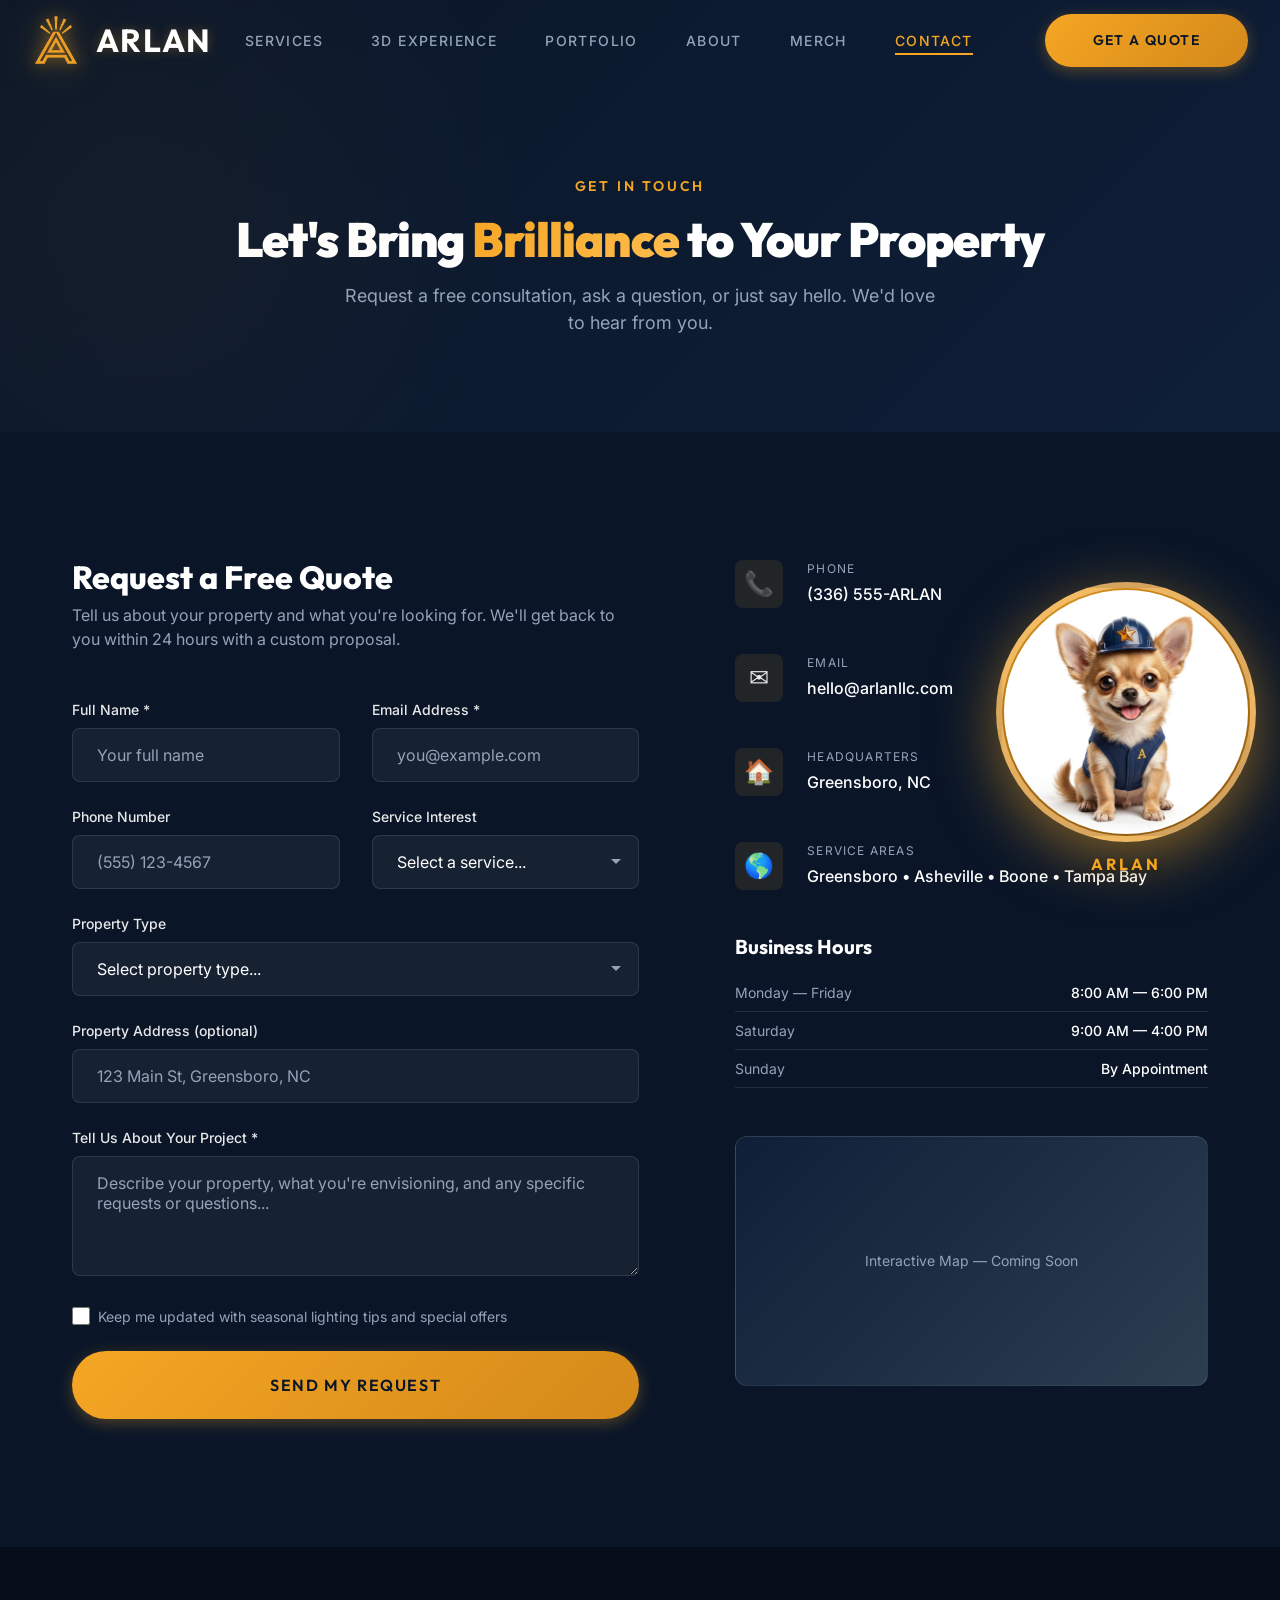
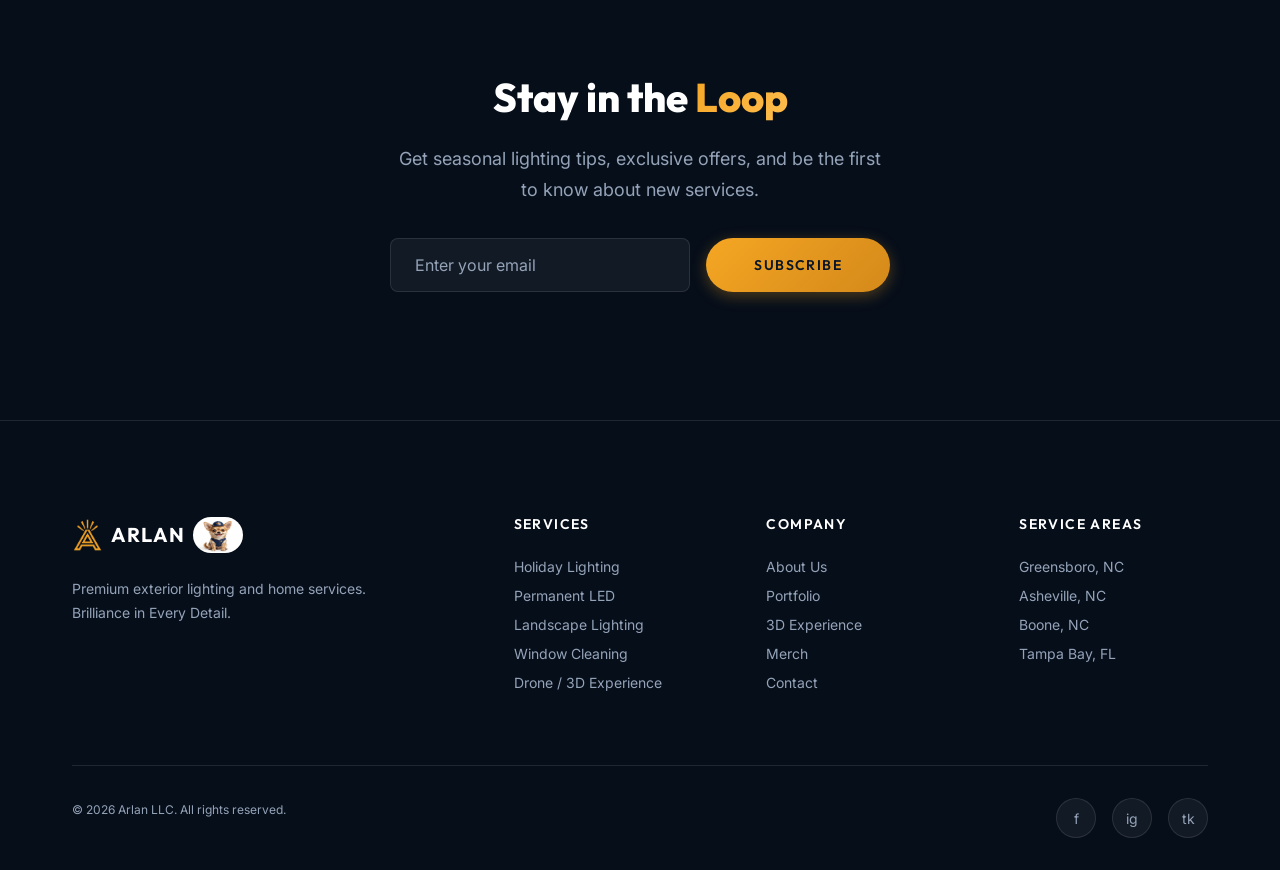
<file: contact.html>
<!DOCTYPE html>
<html lang="en">
<head>
  <meta charset="UTF-8">
  <meta name="viewport" content="width=device-width, initial-scale=1.0">
  <title>Contact &mdash; Arlan LLC | Get a Free Lighting Quote</title>
  <meta name="description" content="Contact Arlan LLC for a free lighting consultation and quote. Serving Greensboro, Asheville, Boone NC and Tampa Bay FL with premium exterior lighting and home services.">
  <link rel="icon" type="image/png" href="assets/logo/favicon.png">
  <link rel="stylesheet" href="css/index.css">
  <link rel="stylesheet" href="css/components.css">
  <link rel="stylesheet" href="css/pages.css">
  <link rel="preconnect" href="https://fonts.googleapis.com">
  <link href="https://fonts.googleapis.com/css2?family=Inter:wght@400;500;600;700&family=Outfit:wght@500;600;700;800&display=swap" rel="stylesheet">
</head>
<body>

  <!-- Navigation -->
  <nav class="nav" id="main-nav">
    <div class="nav__inner">
      <a href="index.html" class="nav__logo">
        <img src="assets/logo/arlan-icon.png" alt="Arlan LLC Icon">
        <span class="nav__logo-text">ARLAN</span>
      </a>
      <div class="nav__links" id="nav-links">
        <a href="services.html" class="nav__link">Services</a>
        <a href="experience.html" class="nav__link">3D Experience</a>
        <a href="portfolio.html" class="nav__link">Portfolio</a>
        <a href="about.html" class="nav__link">About</a>
        <a href="merch.html" class="nav__link">Merch</a>
        <a href="contact.html" class="nav__link">Contact</a>
        <a href="contact.html" class="btn btn--primary nav__cta">Get a Quote</a>
      </div>
      <div class="nav__hamburger" id="hamburger">
        <span></span><span></span><span></span>
      </div>
    </div>
  </nav>

  <!-- Page Hero -->
  <section class="page-hero">
    <div class="container">
      <span class="section-label">Get in Touch</span>
      <h1 class="page-hero__title">Let's Bring <span class="text-gradient">Brilliance</span> to Your Property</h1>
      <p class="page-hero__subtitle">Request a free consultation, ask a question, or just say hello. We'd love to hear from you.</p>
    </div>
  </section>

  <!-- Contact Form + Info -->
  <section class="section">
    <div class="container">
      <div class="contact-split">
        <!-- Form — Netlify Forms powered -->
        <div class="reveal">
          <h2 style="font-size: var(--fs-2xl); margin-bottom: var(--sp-sm);">Request a Free Quote</h2>
          <p style="color: var(--color-text-muted); margin-bottom: var(--sp-2xl);">Tell us about your property and what you're looking for. We'll get back to you within 24 hours with a custom proposal.</p>

          <form id="contact-form" name="arlan-quotes" method="POST" data-netlify="true" netlify-honeypot="bot-field" action="/success.html">
            <!-- Honeypot for spam -->
            <p style="display:none;">
              <label>Don't fill this out: <input name="bot-field"></label>
            </p>

            <div class="grid-2">
              <div class="form-group">
                <label class="form-label" for="name">Full Name *</label>
                <input type="text" id="name" name="name" class="form-input" placeholder="Your full name" required>
              </div>
              <div class="form-group">
                <label class="form-label" for="email">Email Address *</label>
                <input type="email" id="email" name="email" class="form-input" placeholder="you@example.com" required>
              </div>
            </div>
            <div class="grid-2">
              <div class="form-group">
                <label class="form-label" for="phone">Phone Number</label>
                <input type="tel" id="phone" name="phone" class="form-input" placeholder="(555) 123-4567">
              </div>
              <div class="form-group">
                <label class="form-label" for="service">Service Interest</label>
                <select id="service" name="service" class="form-select">
                  <option value="">Select a service...</option>
                  <option value="holiday">Holiday Lighting</option>
                  <option value="permanent">Permanent LED System</option>
                  <option value="landscape">Landscape Lighting</option>
                  <option value="window">Window Cleaning</option>
                  <option value="drone-3d">Drone Scan / 3D Experience</option>
                  <option value="multiple">Multiple Services</option>
                  <option value="other">Other</option>
                </select>
              </div>
            </div>
            <div class="form-group">
              <label class="form-label" for="property">Property Type</label>
              <select id="property" name="property" class="form-select">
                <option value="">Select property type...</option>
                <option value="residential-small">Residential &mdash; Small Home</option>
                <option value="residential-large">Residential &mdash; Large / Estate</option>
                <option value="commercial">Commercial Building</option>
                <option value="municipal">Municipal / Downtown</option>
                <option value="other">Other</option>
              </select>
            </div>
            <div class="form-group">
              <label class="form-label" for="address">Property Address (optional)</label>
              <input type="text" id="address" name="address" class="form-input" placeholder="123 Main St, Greensboro, NC">
            </div>
            <div class="form-group">
              <label class="form-label" for="message">Tell Us About Your Project *</label>
              <textarea id="message" name="message" class="form-textarea" placeholder="Describe your property, what you're envisioning, and any specific requests or questions..." required></textarea>
            </div>
            <div class="form-group" style="margin-bottom: var(--sp-lg);">
              <label style="display: flex; align-items: center; gap: var(--sp-sm); color: var(--color-text-muted); font-size: var(--fs-sm); cursor: pointer;">
                <input type="checkbox" name="newsletter" value="yes" style="width: 18px; height: 18px; accent-color: var(--color-secondary);">
                Keep me updated with seasonal lighting tips and special offers
              </label>
            </div>
            <button type="submit" class="btn btn--primary btn--lg" style="width: 100%;">Send My Request</button>
          </form>
        </div>

        <!-- Info -->
        <div class="reveal-right">
          <div class="contact-info-item">
            <div class="contact-info-icon">&#128222;</div>
            <div>
              <p class="contact-info-label">Phone</p>
              <p class="contact-info-value">(336) 555-ARLAN</p>
            </div>
          </div>
          <div class="contact-info-item">
            <div class="contact-info-icon">&#9993;</div>
            <div>
              <p class="contact-info-label">Email</p>
              <p class="contact-info-value">hello@arlanllc.com</p>
            </div>
          </div>
          <div class="contact-info-item">
            <div class="contact-info-icon">&#127968;</div>
            <div>
              <p class="contact-info-label">Headquarters</p>
              <p class="contact-info-value">Greensboro, NC</p>
            </div>
          </div>
          <div class="contact-info-item">
            <div class="contact-info-icon">&#127758;</div>
            <div>
              <p class="contact-info-label">Service Areas</p>
              <p class="contact-info-value">Greensboro &bull; Asheville &bull; Boone &bull; Tampa Bay</p>
            </div>
          </div>

          <!-- Hours -->
          <div class="hours-list">
            <h3 style="font-size: var(--fs-lg); margin-bottom: var(--sp-md);">Business Hours</h3>
            <div class="hours-item">
              <span class="hours-item__day">Monday &mdash; Friday</span>
              <span class="hours-item__time">8:00 AM &mdash; 6:00 PM</span>
            </div>
            <div class="hours-item">
              <span class="hours-item__day">Saturday</span>
              <span class="hours-item__time">9:00 AM &mdash; 4:00 PM</span>
            </div>
            <div class="hours-item">
              <span class="hours-item__day">Sunday</span>
              <span class="hours-item__time">By Appointment</span>
            </div>
          </div>

          <!-- Map placeholder -->
          <div class="map-placeholder">
            <span>Interactive Map &mdash; Coming Soon</span>
          </div>
        </div>
      </div>
    </div>
  </section>

  <!-- Newsletter CTA -->
  <section class="section section--dark">
    <div class="container text-center">
      <h2 class="section-title reveal">Stay in the <span class="text-gradient">Loop</span></h2>
      <p class="section-subtitle reveal" style="max-width: 500px; margin: var(--sp-md) auto var(--sp-xl);">Get seasonal lighting tips, exclusive offers, and be the first to know about new services.</p>
      <form name="arlan-newsletter" method="POST" data-netlify="true" netlify-honeypot="bot-field" style="display: flex; gap: var(--sp-md); max-width: 500px; margin: 0 auto;" class="reveal">
        <p style="display:none;"><label>Don't fill: <input name="bot-field"></label></p>
        <input type="email" name="email" class="form-input" placeholder="Enter your email" required style="flex: 1;">
        <button type="submit" class="btn btn--primary">Subscribe</button>
      </form>
    </div>
  </section>

  <!-- Footer -->
  <footer class="footer">
    <div class="container">
      <div class="footer__grid">
        <div class="footer__brand">
          <div class="footer__logo">
            <img src="assets/logo/arlan-icon.png" alt="Arlan">
            <span class="footer__logo-text">ARLAN</span>
            <img src="assets/images/mascot.png" alt="Arlan Mascot" class="footer__mascot">
          </div>
          <p class="footer__description">Premium exterior lighting and home services. Brilliance in Every Detail.</p>
        </div>
        <div>
          <h4 class="footer__heading">Services</h4>
          <a href="services.html" class="footer__link">Holiday Lighting</a>
          <a href="services.html" class="footer__link">Permanent LED</a>
          <a href="services.html" class="footer__link">Landscape Lighting</a>
          <a href="services.html" class="footer__link">Window Cleaning</a>
          <a href="services.html" class="footer__link">Drone / 3D Experience</a>
        </div>
        <div>
          <h4 class="footer__heading">Company</h4>
          <a href="about.html" class="footer__link">About Us</a>
          <a href="portfolio.html" class="footer__link">Portfolio</a>
          <a href="experience.html" class="footer__link">3D Experience</a>
          <a href="merch.html" class="footer__link">Merch</a>
          <a href="contact.html" class="footer__link">Contact</a>
        </div>
        <div>
          <h4 class="footer__heading">Service Areas</h4>
          <a href="#" class="footer__link">Greensboro, NC</a>
          <a href="#" class="footer__link">Asheville, NC</a>
          <a href="#" class="footer__link">Boone, NC</a>
          <a href="#" class="footer__link">Tampa Bay, FL</a>
        </div>
      </div>
      <div class="footer__bottom">
        <p class="footer__copyright">&copy; 2026 Arlan LLC. All rights reserved.</p>
        <div class="footer__socials">
          <a href="#" class="footer__social" aria-label="Facebook">f</a>
          <a href="#" class="footer__social" aria-label="Instagram">ig</a>
          <a href="#" class="footer__social" aria-label="TikTok">tk</a>
        </div>
      </div>
    </div>
  </footer>

  <!-- Mascot Widget -->
  <div class="mascot-widget" id="mascot-widget">
    <div class="mascot-widget__trigger" id="mascot-trigger">
      <div class="mascot-widget__bubble" id="mascot-bubble">
        <img src="assets/images/mascot.png" alt="Arlan the Chihuahua">
        <span class="mascot-widget__voice-badge" id="voice-badge">&#128266;</span>
        <span class="mascot-widget__badge" id="mascot-badge" style="display:none;">1</span>
      </div>
      <div class="mascot-widget__label">ARLAN</div>
    </div>
    <div class="mascot-widget__panel" id="mascot-panel">
      <div class="mascot-widget__header">
        <img src="assets/images/mascot.png" alt="Arlan" class="mascot-widget__avatar">
        <div>
          <div class="mascot-widget__name">Arlan</div>
          <div class="mascot-widget__status"><span class="mascot-widget__status-dot"></span> Ready to help!</div>
        </div>
        <button class="mascot-widget__close" id="mascot-close">&times;</button>
      </div>
      <div class="mascot-widget__body">
        <div class="mascot-widget__greeting">
          <strong>Hey!</strong> Ready to get a quote? Fill out the form and we'll have a custom proposal to you within 24 hours!
        </div>
        <div class="mascot-widget__actions">
          <a href="#contact-form" class="mascot-widget__action" data-speak="quote">Fill Out the Form <span class="mascot-widget__action-arrow">&rarr;</span></a>
          <a href="services.html" class="mascot-widget__action" data-speak="services">Explore Services <span class="mascot-widget__action-arrow">&rarr;</span></a>
          <a href="experience.html" class="mascot-widget__action" data-speak="drone">3D Design Experience <span class="mascot-widget__action-arrow">&rarr;</span></a>
          <a href="tel:3365552753" class="mascot-widget__action" data-speak="call">Call Us Directly <span class="mascot-widget__action-arrow">&rarr;</span></a>
        </div>
      </div>
      <div class="mascot-widget__footer">
        <span class="mascot-widget__footer-text">Powered by Arlan &times; AVA Technology</span>
      </div>
    </div>
  </div>

  <script src="js/tts.js"></script>
  <script src="js/app.js"></script>
</body>
</html>
</file>
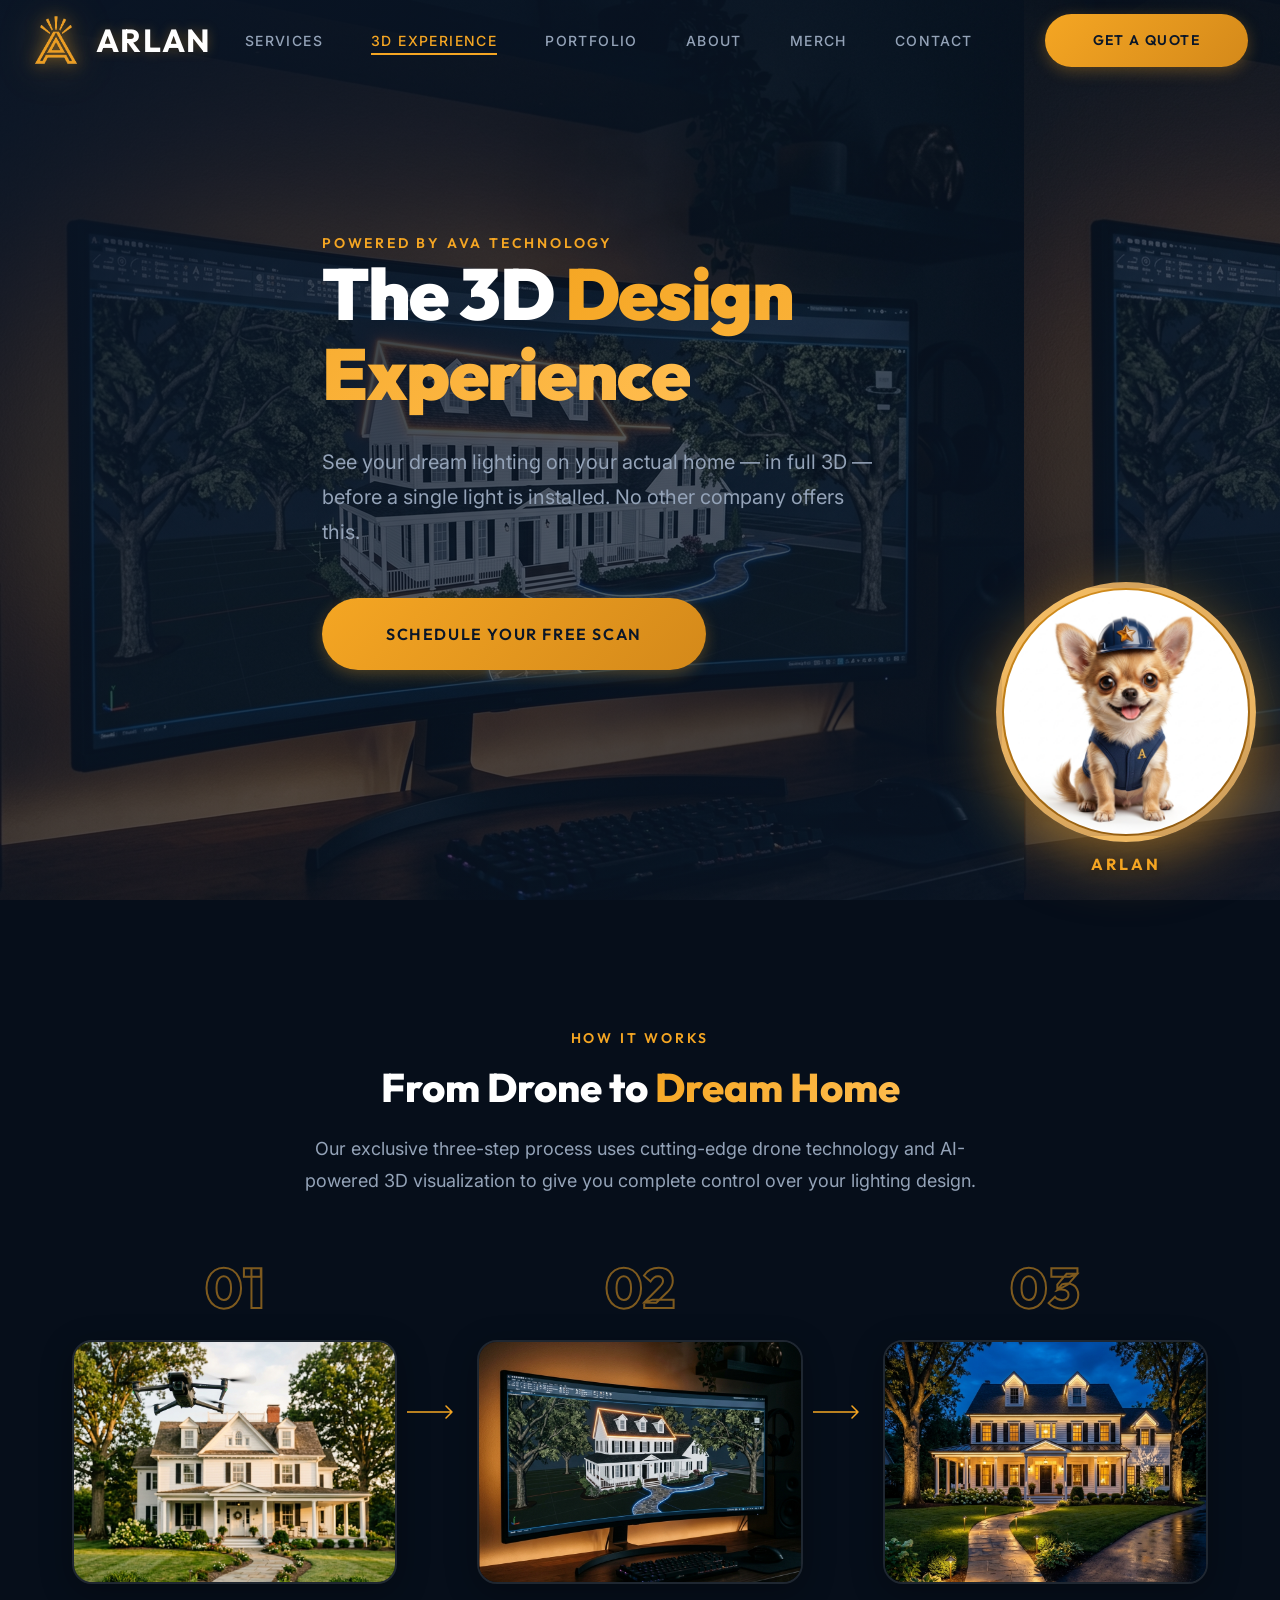
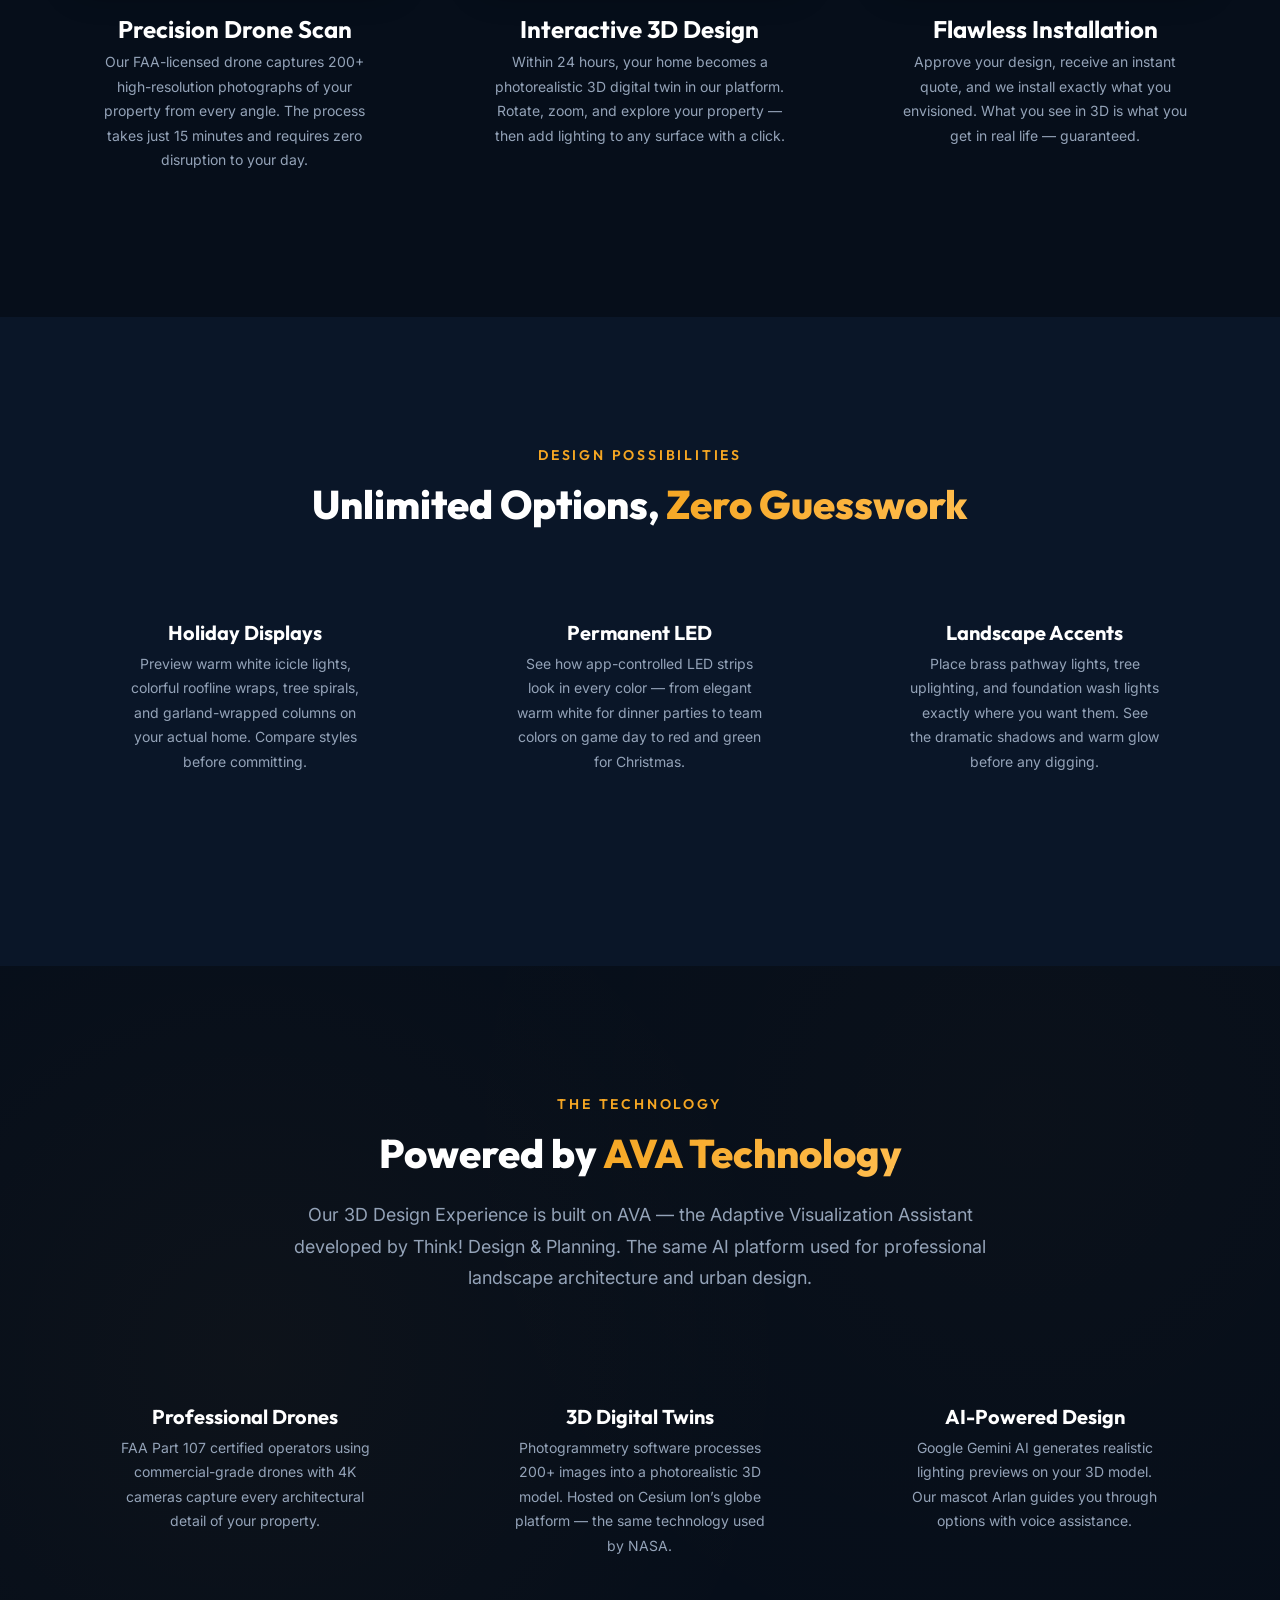
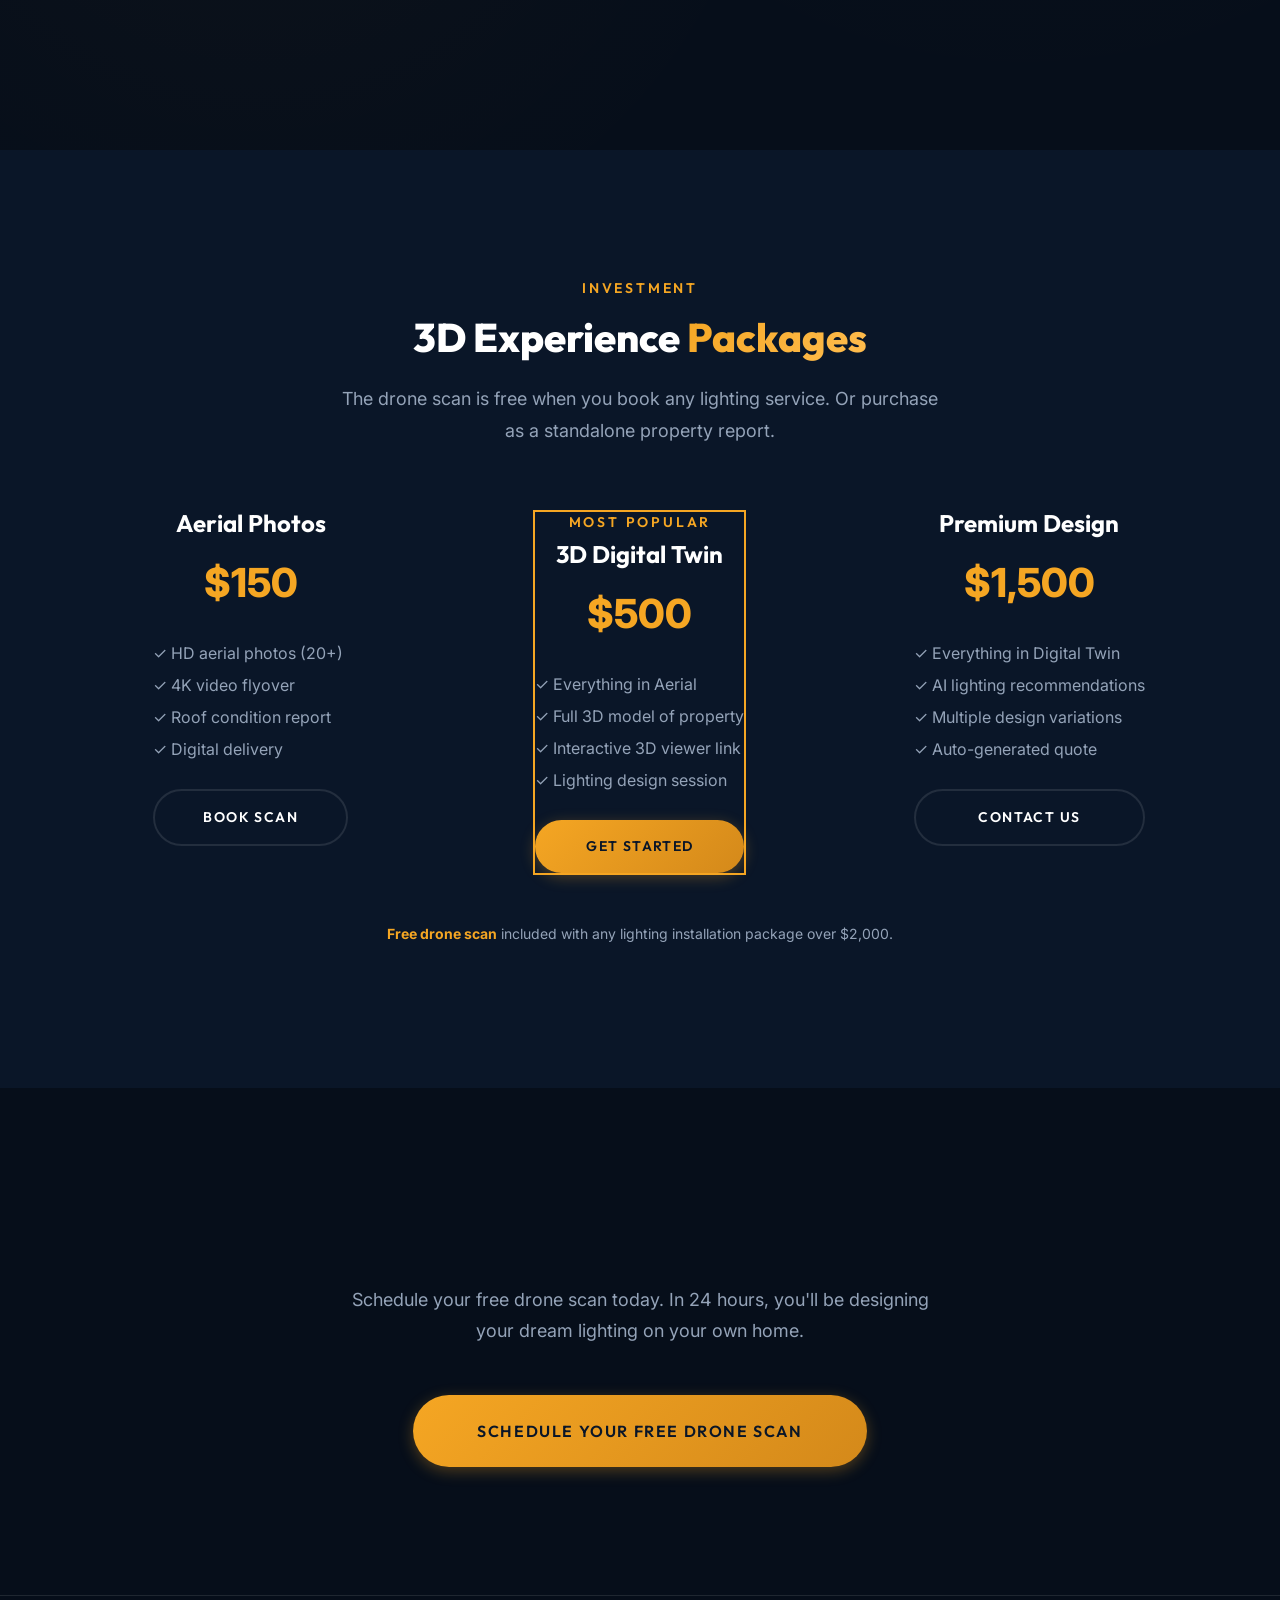
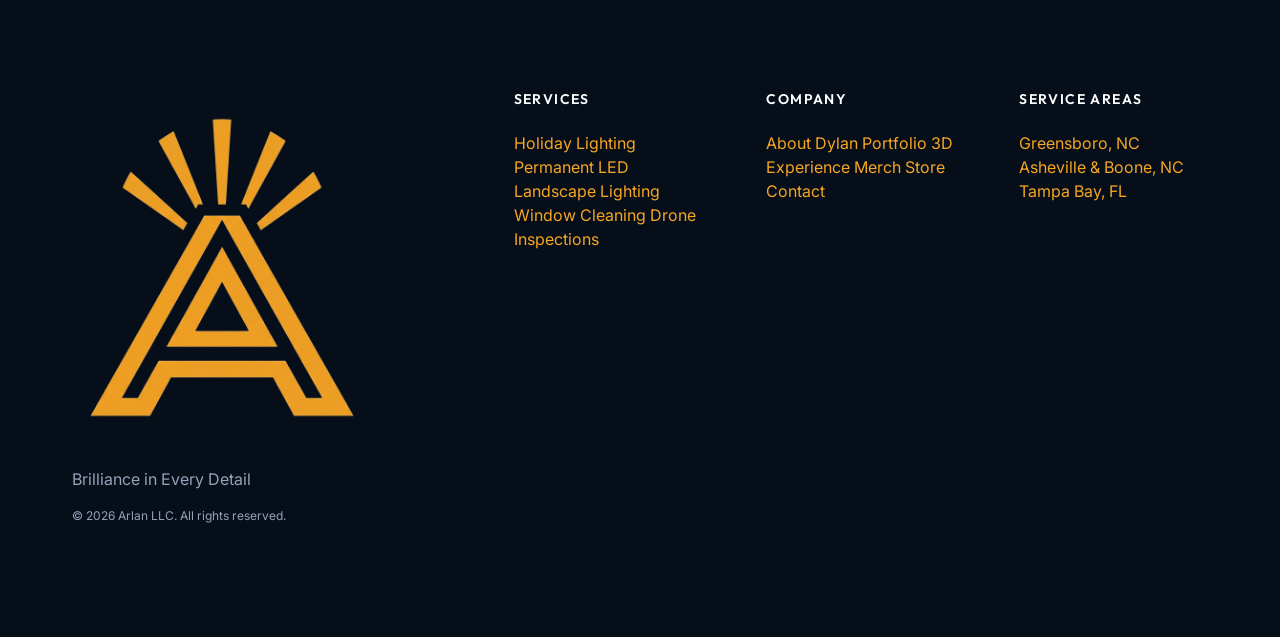
<file: experience.html>
<!DOCTYPE html>
<html lang="en">
<head>
  <meta charset="UTF-8">
  <meta name="viewport" content="width=device-width, initial-scale=1.0">
  <title>3D Design Experience - Arlan LLC | See Your Lighting Before Installation</title>
  <meta name="description" content="Arlan's exclusive 3D Design Experience: we drone-scan your property, build a digital twin, and let you design your dream lighting in an interactive 3D platform. Powered by AVA technology.">
  <link rel="icon" type="image/png" href="assets/logo/favicon.png">
  <link rel="stylesheet" href="css/index.css">
  <link rel="stylesheet" href="css/components.css">
  <link rel="stylesheet" href="css/pages.css">
  <link rel="preconnect" href="https://fonts.googleapis.com">
  <link href="https://fonts.googleapis.com/css2?family=Inter:wght@400;500;600;700&family=Outfit:wght@500;600;700;800&display=swap" rel="stylesheet">
</head>
<body>

  <!-- Navigation -->
  <nav class="nav" id="main-nav">
    <div class="nav__inner">
      <a href="index.html" class="nav__logo">
        <img src="assets/logo/arlan-icon.png" alt="Arlan LLC Icon">
        <span class="nav__logo-text">ARLAN</span>
      </a>
      <div class="nav__links" id="nav-links">
        <a href="services.html" class="nav__link">Services</a>
        <a href="experience.html" class="nav__link">3D Experience</a>
        <a href="portfolio.html" class="nav__link">Portfolio</a>
        <a href="about.html" class="nav__link">About</a>
        <a href="merch.html" class="nav__link">Merch</a>
        <a href="contact.html" class="nav__link">Contact</a>
        <a href="contact.html" class="btn btn--primary nav__cta">Get a Quote</a>
      </div>
      <div class="nav__hamburger" id="hamburger">
        <span></span>
        <span></span>
        <span></span>
      </div>
    </div>
  </nav>

  <!-- Hero -->
  <section class="hero" id="hero" style="background-image: url('assets/images/exp-design.png');">
    <div class="hero__overlay"></div>
    <div class="container hero__content">
      <span class="hero__tagline">Powered by AVA Technology</span>
      <h1 class="hero__title">The 3D <span class="text-gradient">Design Experience</span></h1>
      <p class="hero__description">See your dream lighting on your actual home &mdash; in full 3D &mdash; before a single light is installed. No other company offers this.</p>
      <div class="hero__actions">
        <a href="contact.html" class="btn btn--primary btn--lg">Schedule Your Free Scan</a>
      </div>
    </div>
  </section>

  <!-- How It Works -->
  <section class="section section--dark" id="how-it-works">
    <div class="container">
      <div class="text-center reveal">
        <span class="section-label">How It Works</span>
        <h2 class="section-title">From Drone to <span class="text-gradient">Dream Home</span></h2>
        <p class="section-subtitle" style="max-width: 700px; margin: 0 auto var(--sp-3xl);">Our exclusive three-step process uses cutting-edge drone technology and AI-powered 3D visualization to give you complete control over your lighting design.</p>
      </div>

      <div class="experience-steps stagger">
        <div class="experience-step reveal">
          <div class="experience-step__number">01</div>
          <div class="experience-step__image">
            <img src="assets/images/exp-scan.png" alt="Drone scanning a residential property" loading="lazy">
          </div>
          <h3 class="experience-step__title">Precision Drone Scan</h3>
          <p class="experience-step__text">Our FAA-licensed drone captures 200+ high-resolution photographs of your property from every angle. The process takes just 15 minutes and requires zero disruption to your day.</p>
        </div>

        <div class="experience-step__connector" aria-hidden="true">
          <svg viewBox="0 0 80 24" fill="none" xmlns="http://www.w3.org/2000/svg">
            <path d="M0 12h60m0 0l-8-8m8 8l-8 8" stroke="currentColor" stroke-width="2" stroke-linecap="round" stroke-linejoin="round"/>
          </svg>
        </div>

        <div class="experience-step reveal">
          <div class="experience-step__number">02</div>
          <div class="experience-step__image">
            <img src="assets/images/exp-design.png" alt="3D digital twin of a home in the design platform" loading="lazy">
          </div>
          <h3 class="experience-step__title">Interactive 3D Design</h3>
          <p class="experience-step__text">Within 24 hours, your home becomes a photorealistic 3D digital twin in our platform. Rotate, zoom, and explore your property &mdash; then add lighting to any surface with a click.</p>
        </div>

        <div class="experience-step__connector" aria-hidden="true">
          <svg viewBox="0 0 80 24" fill="none" xmlns="http://www.w3.org/2000/svg">
            <path d="M0 12h60m0 0l-8-8m8 8l-8 8" stroke="currentColor" stroke-width="2" stroke-linecap="round" stroke-linejoin="round"/>
          </svg>
        </div>

        <div class="experience-step reveal">
          <div class="experience-step__number">03</div>
          <div class="experience-step__image">
            <img src="assets/images/exp-install.png" alt="Finished professional lighting installation" loading="lazy">
          </div>
          <h3 class="experience-step__title">Flawless Installation</h3>
          <p class="experience-step__text">Approve your design, receive an instant quote, and we install exactly what you envisioned. What you see in 3D is what you get in real life &mdash; guaranteed.</p>
        </div>
      </div>
    </div>
  </section>

  <!-- What You Can Design -->
  <section class="section">
    <div class="container">
      <div class="text-center reveal">
        <span class="section-label">Design Possibilities</span>
        <h2 class="section-title">Unlimited Options, <span class="text-gradient">Zero Guesswork</span></h2>
      </div>
      <div class="why-grid stagger" style="margin-top: var(--sp-2xl);">
        <div class="value-card">
          <h3 class="value-card__title">Holiday Displays</h3>
          <p class="value-card__text">Preview warm white icicle lights, colorful roofline wraps, tree spirals, and garland-wrapped columns on your actual home. Compare styles before committing.</p>
        </div>
        <div class="value-card">
          <h3 class="value-card__title">Permanent LED</h3>
          <p class="value-card__text">See how app-controlled LED strips look in every color &mdash; from elegant warm white for dinner parties to team colors on game day to red and green for Christmas.</p>
        </div>
        <div class="value-card">
          <h3 class="value-card__title">Landscape Accents</h3>
          <p class="value-card__text">Place brass pathway lights, tree uplighting, and foundation wash lights exactly where you want them. See the dramatic shadows and warm glow before any digging.</p>
        </div>
      </div>
    </div>
  </section>

  <!-- Technology Section -->
  <section class="section section--dark section--pattern">
    <div class="container">
      <div class="text-center reveal">
        <span class="section-label">The Technology</span>
        <h2 class="section-title">Powered by <span class="text-gradient">AVA Technology</span></h2>
        <p class="section-subtitle" style="max-width: 700px; margin: 0 auto var(--sp-3xl);">Our 3D Design Experience is built on AVA &mdash; the Adaptive Visualization Assistant developed by Think! Design &amp; Planning. The same AI platform used for professional landscape architecture and urban design.</p>
      </div>
      <div class="why-grid stagger">
        <div class="value-card">
          <h3 class="value-card__title">Professional Drones</h3>
          <p class="value-card__text">FAA Part 107 certified operators using commercial-grade drones with 4K cameras capture every architectural detail of your property.</p>
        </div>
        <div class="value-card">
          <h3 class="value-card__title">3D Digital Twins</h3>
          <p class="value-card__text">Photogrammetry software processes 200+ images into a photorealistic 3D model. Hosted on Cesium Ion&rsquo;s globe platform &mdash; the same technology used by NASA.</p>
        </div>
        <div class="value-card">
          <h3 class="value-card__title">AI-Powered Design</h3>
          <p class="value-card__text">Google Gemini AI generates realistic lighting previews on your 3D model. Our mascot Arlan guides you through options with voice assistance.</p>
        </div>
      </div>
    </div>
  </section>

  <!-- Pricing -->
  <section class="section">
    <div class="container">
      <div class="text-center reveal">
        <span class="section-label">Investment</span>
        <h2 class="section-title">3D Experience <span class="text-gradient">Packages</span></h2>
        <p class="section-subtitle" style="max-width: 600px; margin: 0 auto var(--sp-3xl);">The drone scan is free when you book any lighting service. Or purchase as a standalone property report.</p>
      </div>
      <div class="services-grid stagger" style="grid-template-columns: repeat(3, 1fr);">
        <div class="card reveal">
          <div class="card__body" style="text-align: center;">
            <h3 class="card__title">Aerial Photos</h3>
            <div style="font-size: 2.5rem; font-weight: 800; color: var(--color-secondary); margin: var(--sp-md) 0;">$150</div>
            <ul style="text-align: left; list-style: none; padding: 0; margin: var(--sp-lg) 0;">
              <li style="padding: var(--sp-xs) 0; color: var(--color-text-muted);">&check; HD aerial photos (20+)</li>
              <li style="padding: var(--sp-xs) 0; color: var(--color-text-muted);">&check; 4K video flyover</li>
              <li style="padding: var(--sp-xs) 0; color: var(--color-text-muted);">&check; Roof condition report</li>
              <li style="padding: var(--sp-xs) 0; color: var(--color-text-muted);">&check; Digital delivery</li>
            </ul>
            <a href="contact.html" class="btn btn--outline" style="width: 100%;">Book Scan</a>
          </div>
        </div>
        <div class="card reveal" style="border: 2px solid var(--color-secondary);">
          <div class="card__body" style="text-align: center;">
            <span class="section-label" style="margin-bottom: var(--sp-sm);">Most Popular</span>
            <h3 class="card__title">3D Digital Twin</h3>
            <div style="font-size: 2.5rem; font-weight: 800; color: var(--color-secondary); margin: var(--sp-md) 0;">$500</div>
            <ul style="text-align: left; list-style: none; padding: 0; margin: var(--sp-lg) 0;">
              <li style="padding: var(--sp-xs) 0; color: var(--color-text-muted);">&check; Everything in Aerial</li>
              <li style="padding: var(--sp-xs) 0; color: var(--color-text-muted);">&check; Full 3D model of property</li>
              <li style="padding: var(--sp-xs) 0; color: var(--color-text-muted);">&check; Interactive 3D viewer link</li>
              <li style="padding: var(--sp-xs) 0; color: var(--color-text-muted);">&check; Lighting design session</li>
            </ul>
            <a href="contact.html" class="btn btn--primary" style="width: 100%;">Get Started</a>
          </div>
        </div>
        <div class="card reveal">
          <div class="card__body" style="text-align: center;">
            <h3 class="card__title">Premium Design</h3>
            <div style="font-size: 2.5rem; font-weight: 800; color: var(--color-secondary); margin: var(--sp-md) 0;">$1,500</div>
            <ul style="text-align: left; list-style: none; padding: 0; margin: var(--sp-lg) 0;">
              <li style="padding: var(--sp-xs) 0; color: var(--color-text-muted);">&check; Everything in Digital Twin</li>
              <li style="padding: var(--sp-xs) 0; color: var(--color-text-muted);">&check; AI lighting recommendations</li>
              <li style="padding: var(--sp-xs) 0; color: var(--color-text-muted);">&check; Multiple design variations</li>
              <li style="padding: var(--sp-xs) 0; color: var(--color-text-muted);">&check; Auto-generated quote</li>
            </ul>
            <a href="contact.html" class="btn btn--outline" style="width: 100%;">Contact Us</a>
          </div>
        </div>
      </div>
      <p class="text-center" style="margin-top: var(--sp-2xl); color: var(--color-text-muted); font-size: var(--fs-sm);"><strong style="color: var(--color-secondary);">Free drone scan</strong> included with any lighting installation package over $2,000.</p>
    </div>
  </section>

  <!-- CTA -->
  <section class="section section--dark">
    <div class="container text-center">
      <h2 class="section-title reveal">Ready to See Your Home in <span class="text-gradient">3D</span>?</h2>
      <p class="section-subtitle reveal" style="max-width: 600px; margin: var(--sp-lg) auto var(--sp-2xl);">Schedule your free drone scan today. In 24 hours, you'll be designing your dream lighting on your own home.</p>
      <a href="contact.html" class="btn btn--primary btn--lg reveal">Schedule Your Free Drone Scan</a>
    </div>
  </section>

  <!-- Footer -->
  <footer class="footer">
    <div class="container">
      <div class="footer__grid">
        <div class="footer__brand">
          <img src="assets/logo/arlan-icon.png" alt="Arlan LLC" class="footer__logo">
          <p class="footer__tagline">Brilliance in Every Detail</p>
          <p class="footer__copyright">&copy; 2026 Arlan LLC. All rights reserved.</p>
        </div>
        <div class="footer__links">
          <h4 class="footer__heading">Services</h4>
          <a href="services.html">Holiday Lighting</a>
          <a href="services.html">Permanent LED</a>
          <a href="services.html">Landscape Lighting</a>
          <a href="services.html">Window Cleaning</a>
          <a href="services.html">Drone Inspections</a>
        </div>
        <div class="footer__links">
          <h4 class="footer__heading">Company</h4>
          <a href="about.html">About Dylan</a>
          <a href="portfolio.html">Portfolio</a>
          <a href="experience.html">3D Experience</a>
          <a href="merch.html">Merch Store</a>
          <a href="contact.html">Contact</a>
        </div>
        <div class="footer__links">
          <h4 class="footer__heading">Service Areas</h4>
          <a href="#">Greensboro, NC</a>
          <a href="#">Asheville &amp; Boone, NC</a>
          <a href="#">Tampa Bay, FL</a>
        </div>
      </div>
    </div>
  </footer>

  <!-- Mascot Widget -->
  <div class="mascot-widget" id="mascot-widget">
    <div class="mascot-widget__trigger" id="mascot-trigger">
      <div class="mascot-widget__bubble" id="mascot-bubble">
        <img src="assets/images/mascot.png" alt="Arlan the Chihuahua">
        <span class="mascot-widget__voice-badge" id="voice-badge">&#128266;</span>
        <span class="mascot-widget__badge" id="mascot-badge" style="display:none;">1</span>
      </div>
      <div class="mascot-widget__label">ARLAN</div>
    </div>
    <div class="mascot-widget__panel" id="mascot-panel">
      <div class="mascot-widget__header">
        <img src="assets/images/mascot.png" alt="Arlan" class="mascot-widget__avatar">
        <div>
          <div class="mascot-widget__name">Arlan</div>
          <div class="mascot-widget__status"><span class="mascot-widget__status-dot"></span> Ready to help!</div>
        </div>
        <button class="mascot-widget__close" id="mascot-close">&times;</button>
      </div>
      <div class="mascot-widget__body">
        <div class="mascot-widget__greeting">
          <strong>Hey there!</strong> Want to see your home in 3D? I can walk you through our Design Experience or help you schedule a free drone scan!
        </div>
        <div class="mascot-widget__actions">
          <a href="contact.html" class="mascot-widget__action" data-speak="quote">Schedule a Drone Scan <span class="mascot-widget__action-arrow">&rarr;</span></a>
          <a href="services.html" class="mascot-widget__action" data-speak="services">Explore Services <span class="mascot-widget__action-arrow">&rarr;</span></a>
          <a href="#how-it-works" class="mascot-widget__action" data-speak="drone">How 3D Design Works <span class="mascot-widget__action-arrow">&rarr;</span></a>
          <a href="contact.html" class="mascot-widget__action" data-speak="quote">Ask a Question <span class="mascot-widget__action-arrow">&rarr;</span></a>
        </div>
      </div>
      <div class="mascot-widget__footer">
        <span class="mascot-widget__footer-text">Powered by Arlan &times; AVA Technology</span>
      </div>
    </div>
  </div>

  <script src="js/tts.js"></script>
  <script src="js/app.js"></script>
</body>
</html>
</file>
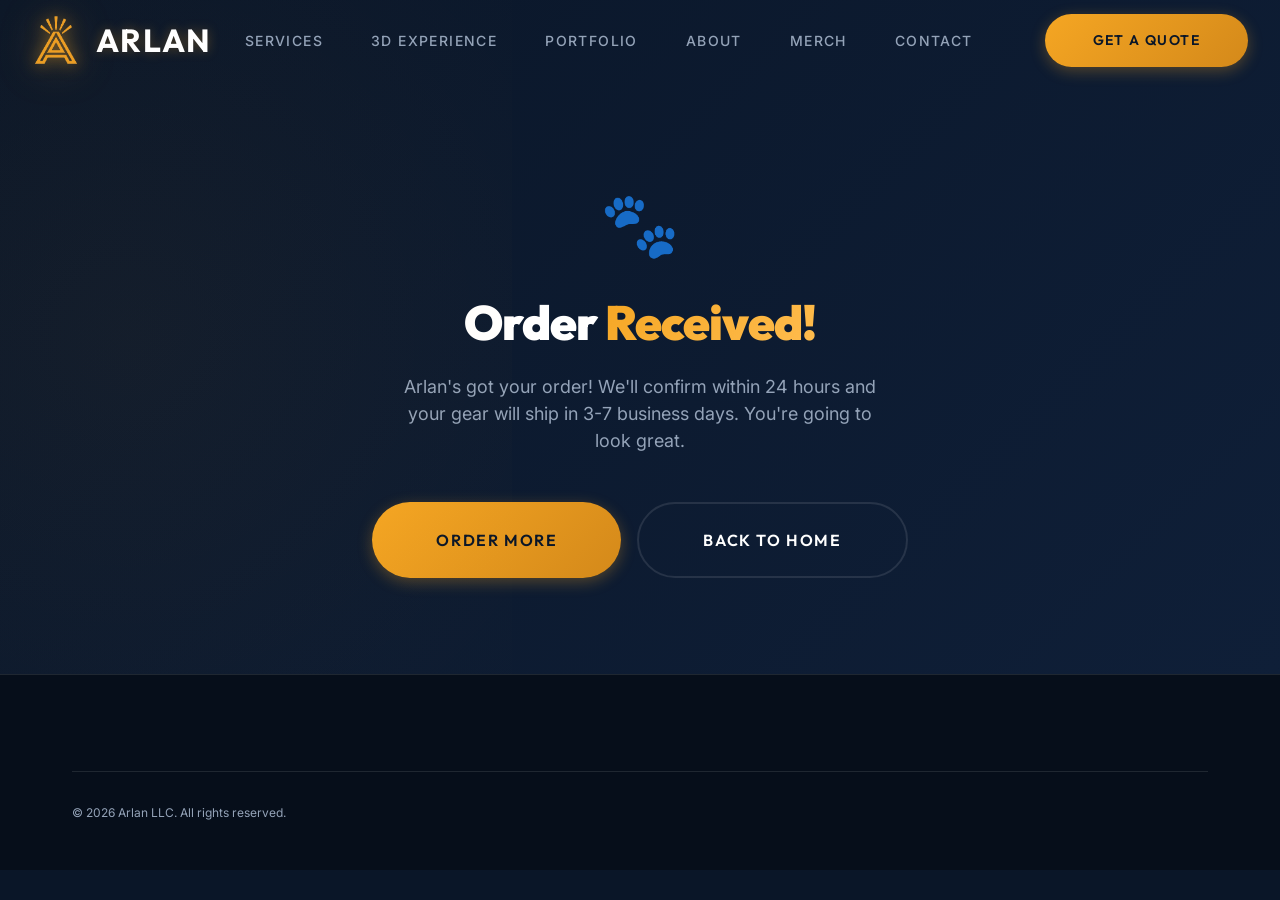
<file: merch-success.html>
<!DOCTYPE html>
<html lang="en">
<head>
  <meta charset="UTF-8">
  <meta name="viewport" content="width=device-width, initial-scale=1.0">
  <title>Order Received &mdash; Arlan LLC</title>
  <link rel="icon" type="image/png" href="assets/logo/favicon.png">
  <link rel="stylesheet" href="css/index.css">
  <link rel="stylesheet" href="css/components.css">
  <link rel="stylesheet" href="css/pages.css">
</head>
<body>
  <nav class="nav" id="main-nav">
    <div class="nav__inner">
      <a href="index.html" class="nav__logo">
        <img src="assets/logo/arlan-icon.png" alt="Arlan LLC Icon">
        <span class="nav__logo-text">ARLAN</span>
      </a>
      <div class="nav__links" id="nav-links">
        <a href="services.html" class="nav__link">Services</a>
        <a href="experience.html" class="nav__link">3D Experience</a>
        <a href="portfolio.html" class="nav__link">Portfolio</a>
        <a href="about.html" class="nav__link">About</a>
        <a href="merch.html" class="nav__link">Merch</a>
        <a href="contact.html" class="nav__link">Contact</a>
        <a href="contact.html" class="btn btn--primary nav__cta">Get a Quote</a>
      </div>
      <div class="nav__hamburger" id="hamburger">
        <span></span><span></span><span></span>
      </div>
    </div>
  </nav>

  <section class="page-hero" style="min-height:70vh;display:flex;align-items:center;">
    <div class="container text-center">
      <div style="font-size:4rem;margin-bottom:var(--sp-lg);">&#128062;</div>
      <h1 class="page-hero__title">Order <span class="text-gradient">Received!</span></h1>
      <p class="page-hero__subtitle" style="max-width:500px;margin:var(--sp-lg) auto var(--sp-2xl);">Arlan's got your order! We'll confirm within 24 hours and your gear will ship in 3-7 business days. You're going to look great.</p>
      <div style="display:flex;gap:var(--sp-md);justify-content:center;flex-wrap:wrap;">
        <a href="merch.html" class="btn btn--primary btn--lg">Order More</a>
        <a href="index.html" class="btn btn--outline btn--lg">Back to Home</a>
      </div>
    </div>
  </section>

  <footer class="footer">
    <div class="container">
      <div class="footer__bottom">
        <p class="footer__copyright">&copy; 2026 Arlan LLC. All rights reserved.</p>
      </div>
    </div>
  </footer>
  <script src="js/app.js"></script>
</body>
</html>
</file>
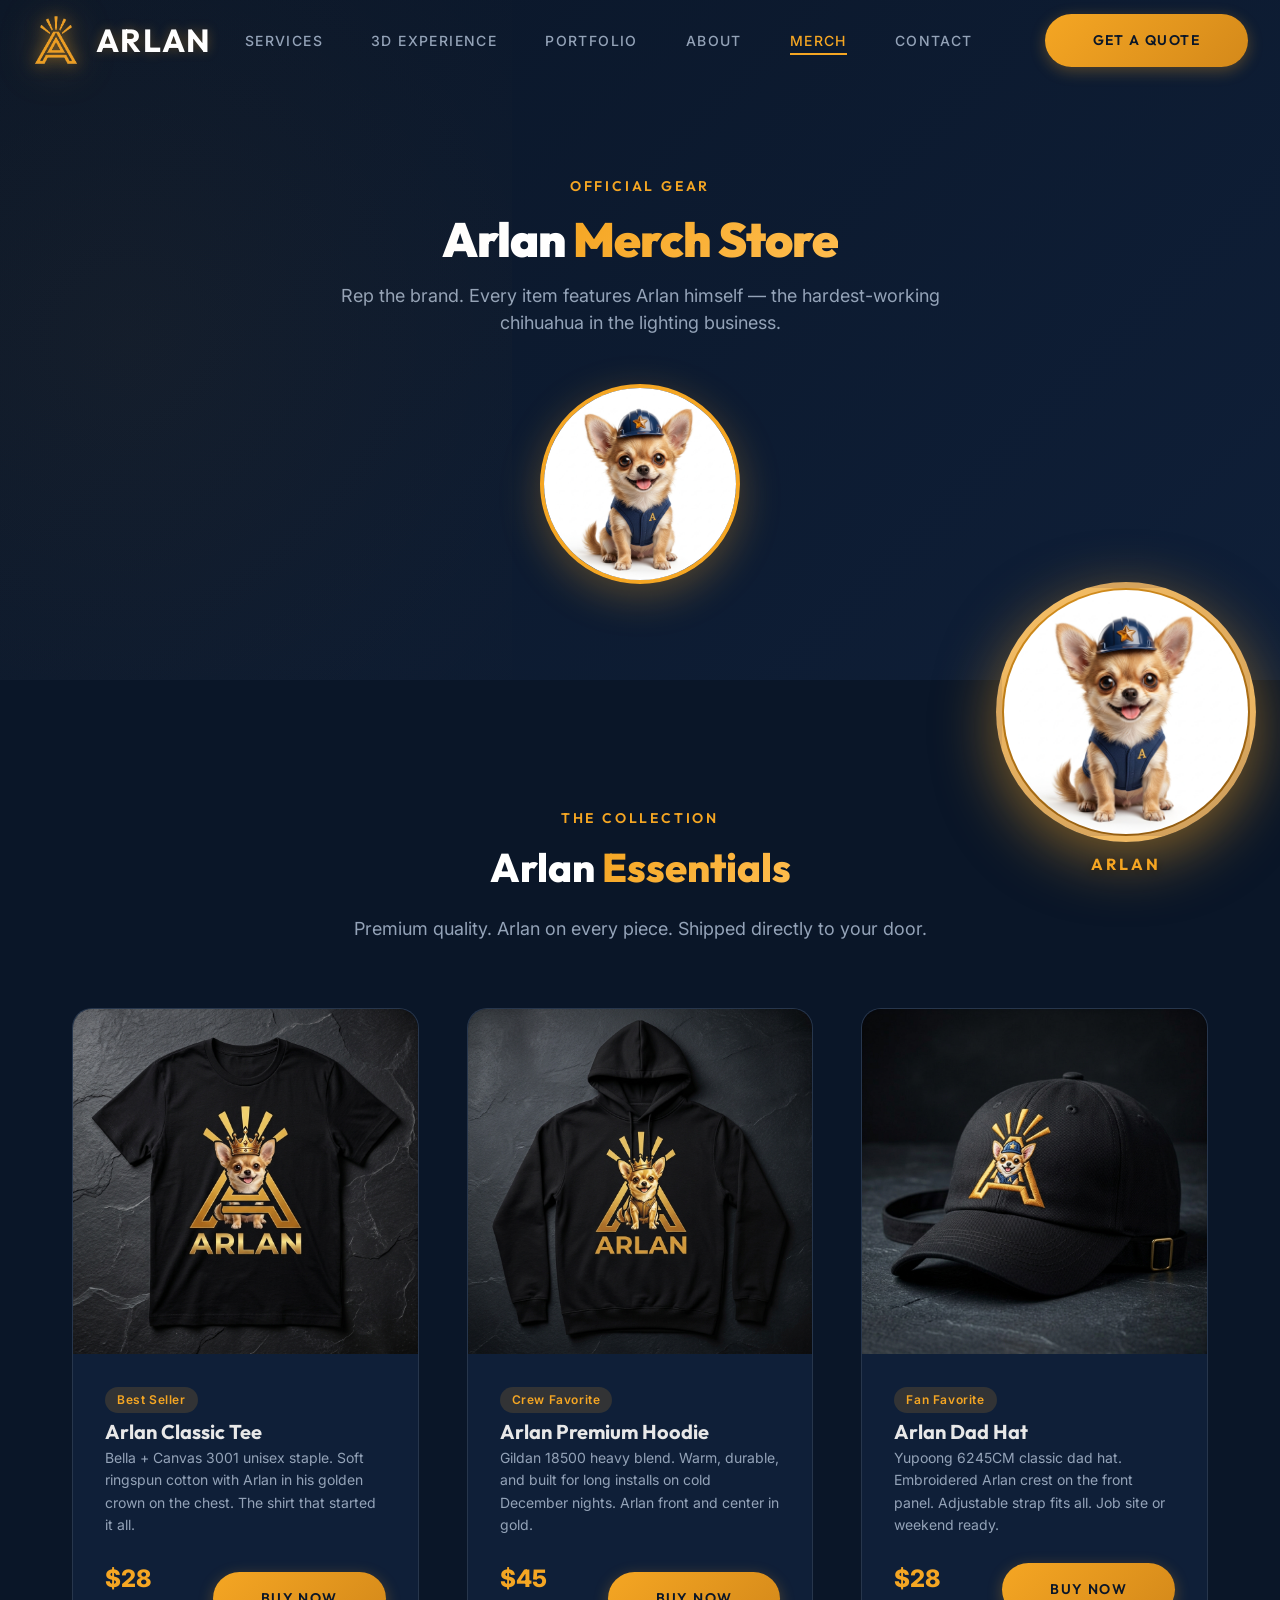
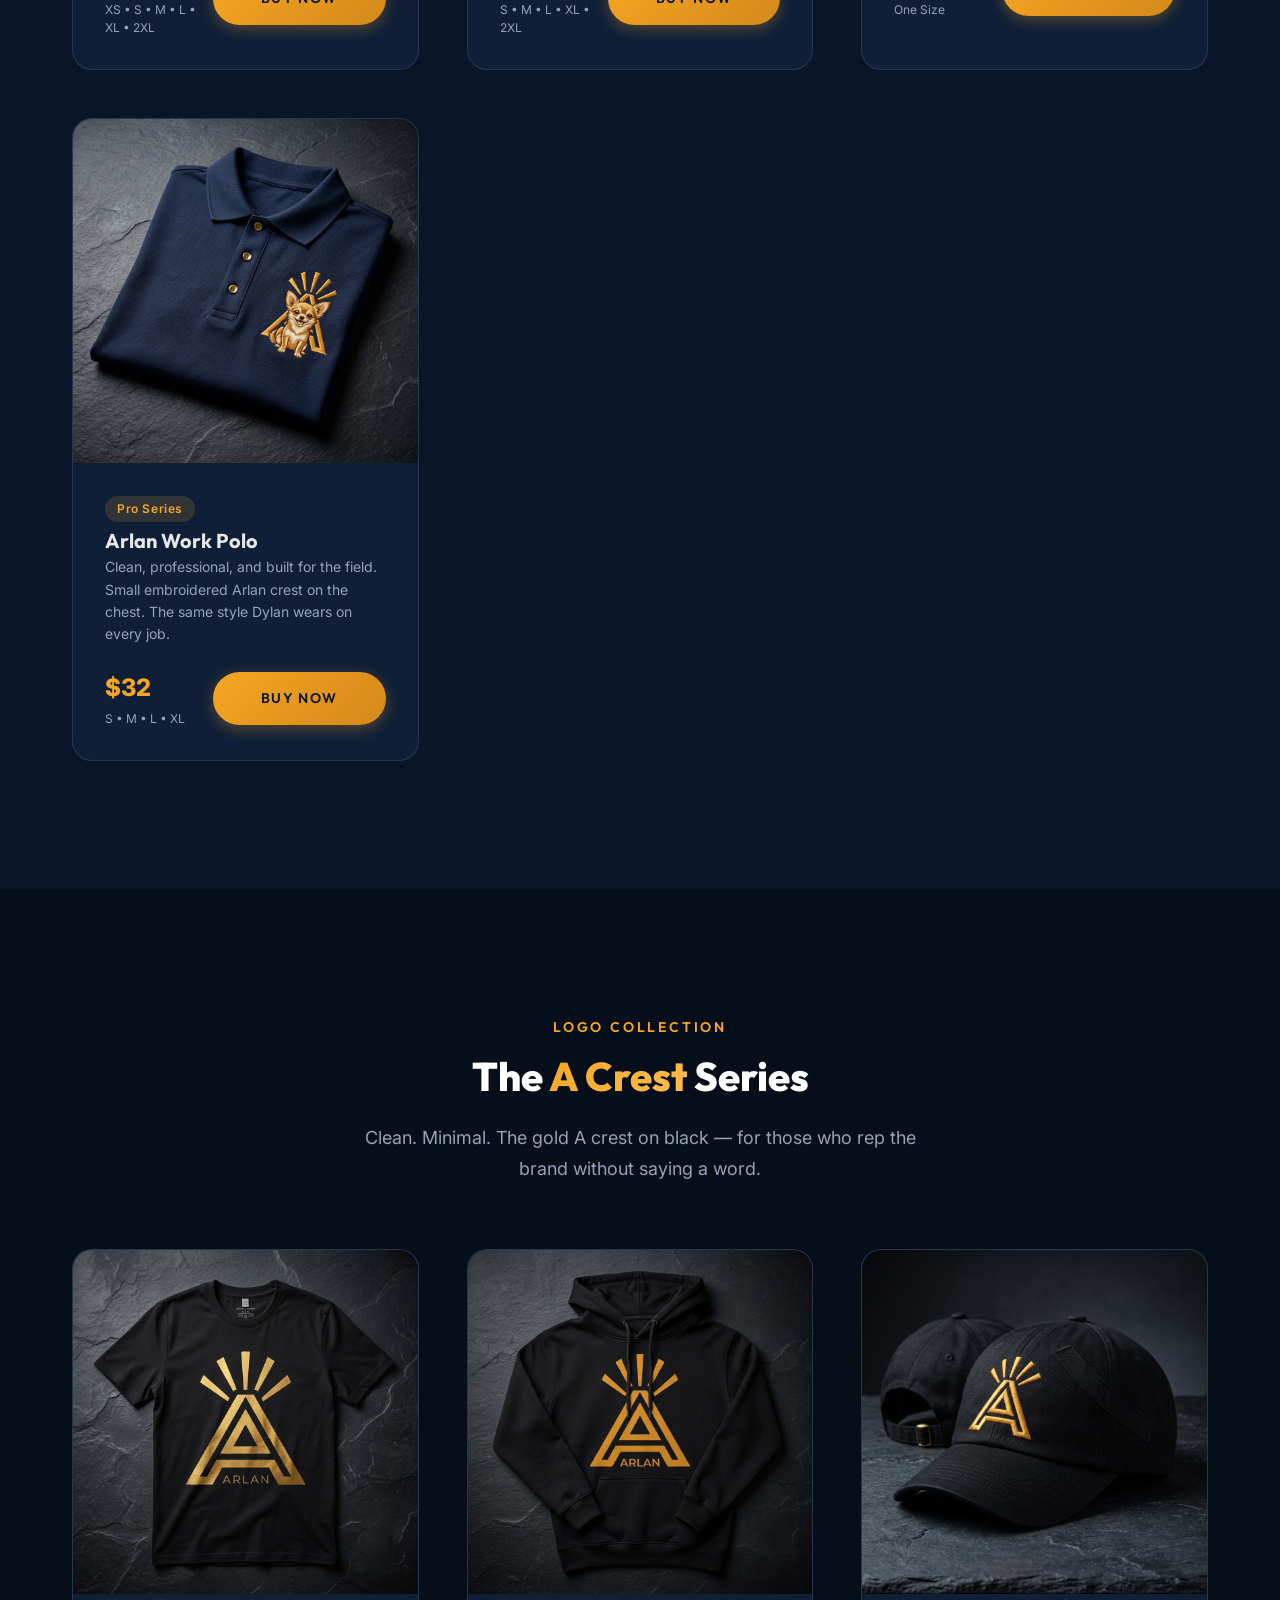
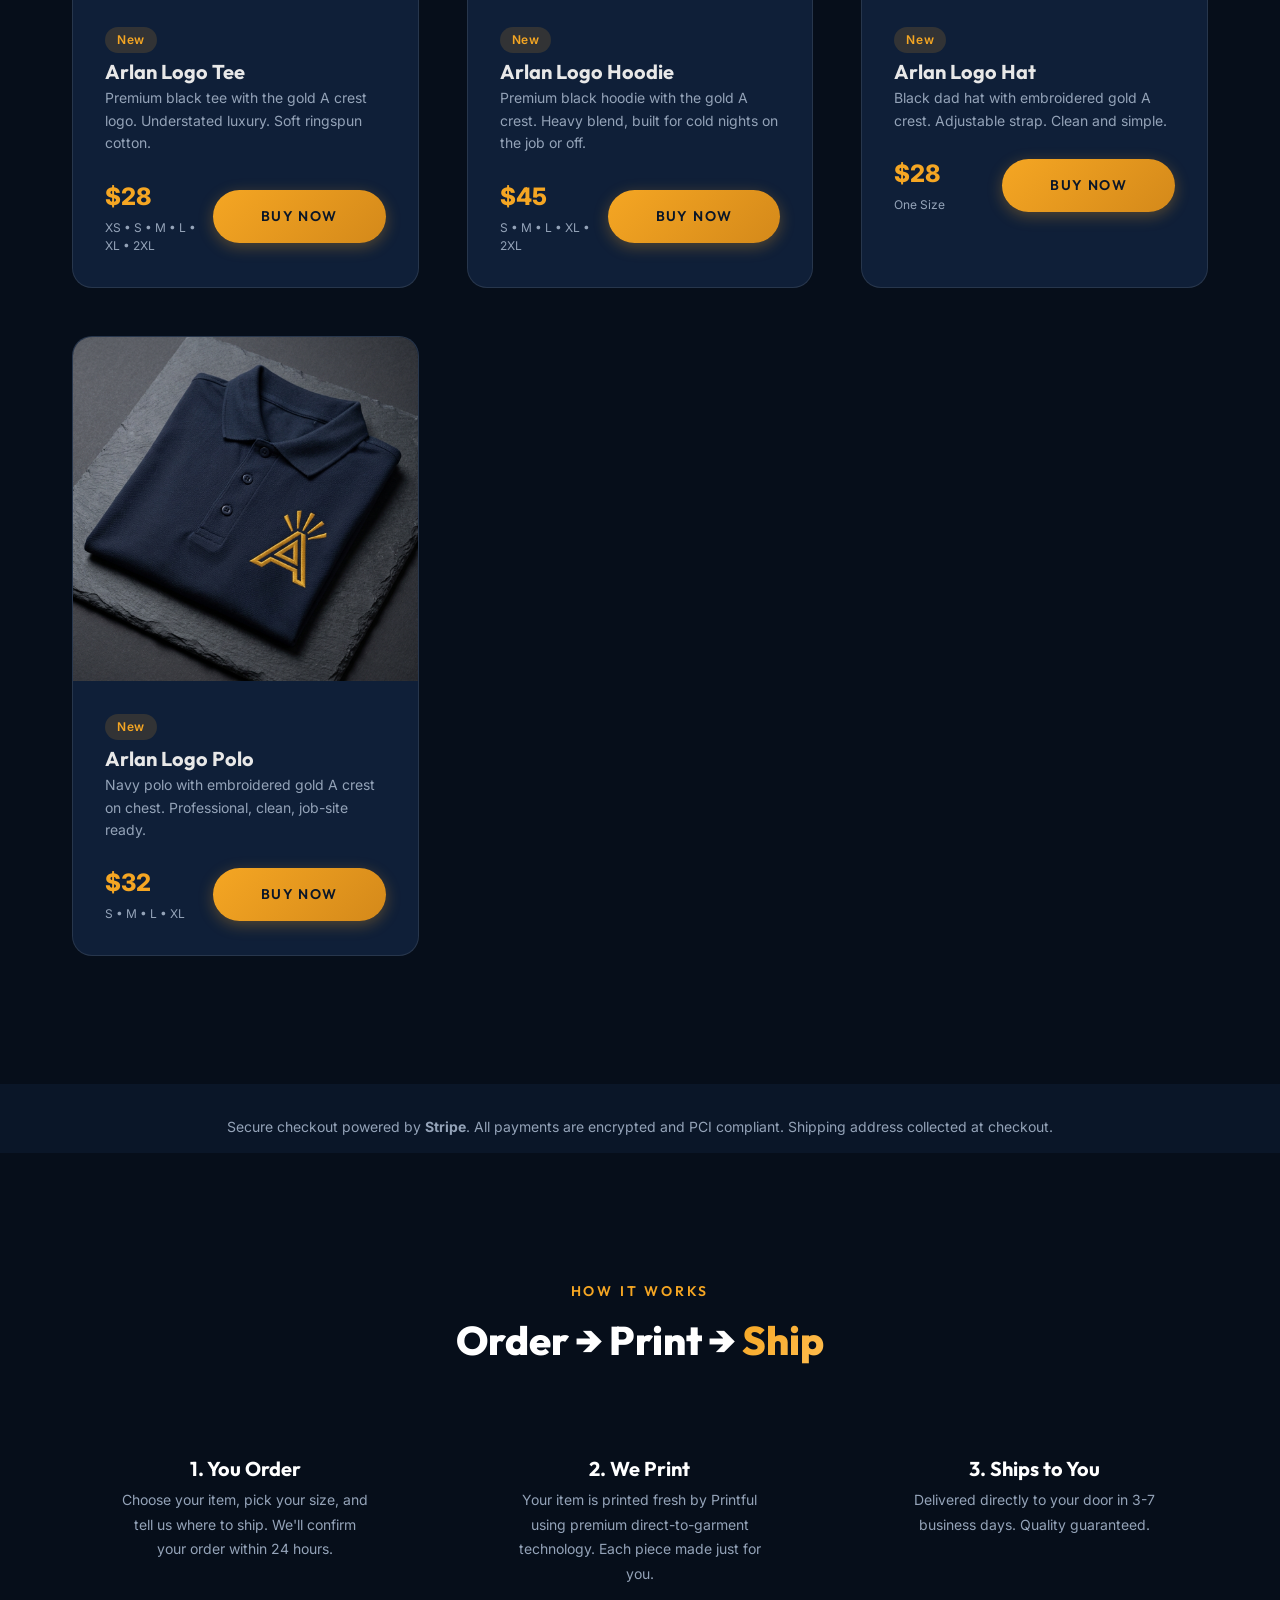
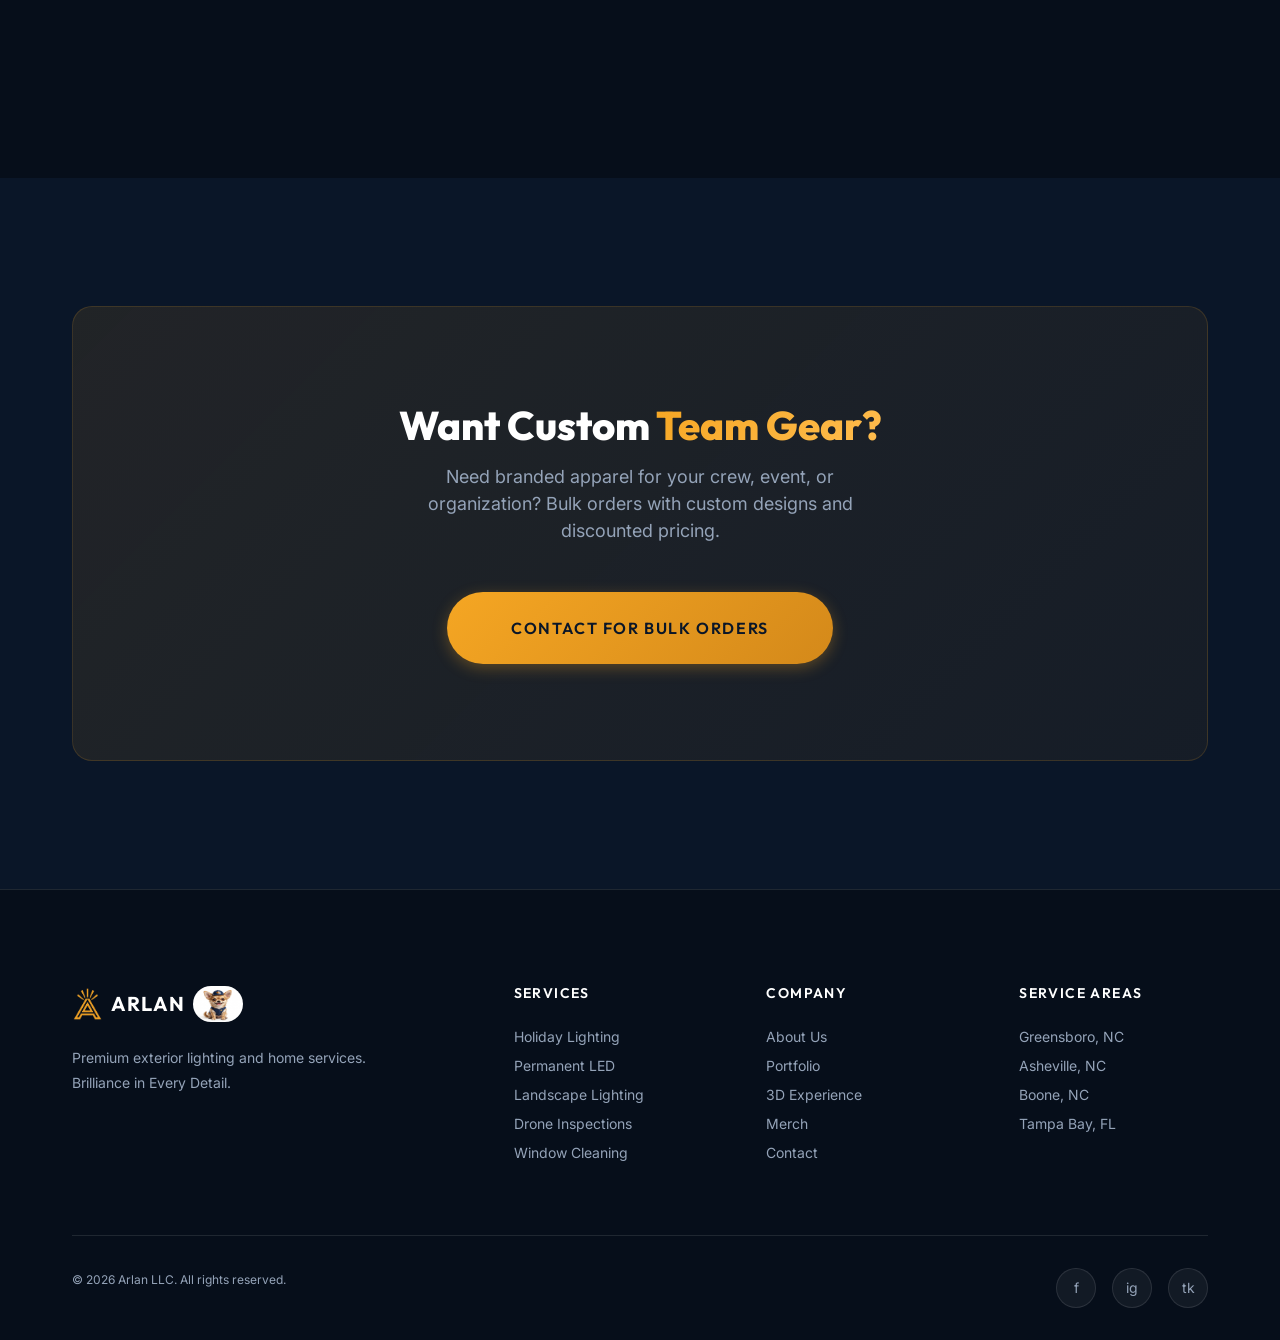
<file: merch.html>
<!DOCTYPE html>
<html lang="en">
<head>
  <meta charset="UTF-8">
  <meta name="viewport" content="width=device-width, initial-scale=1.0">
  <title>Merch &mdash; Arlan LLC | Official Gear &amp; Apparel</title>
  <meta name="description" content="Shop official Arlan LLC merchandise. Premium t-shirts, hoodies, hats, and work polos featuring Arlan the Chihuahua mascot. Ships directly to your door.">
  <link rel="icon" type="image/png" href="assets/logo/favicon.png">
  <link rel="stylesheet" href="css/index.css">
  <link rel="stylesheet" href="css/components.css">
  <link rel="stylesheet" href="css/pages.css">
  <link rel="preconnect" href="https://fonts.googleapis.com">
  <link href="https://fonts.googleapis.com/css2?family=Inter:wght@400;500;600;700&family=Outfit:wght@500;600;700;800&display=swap" rel="stylesheet">
  <style>
    .merch-grid{display:grid;grid-template-columns:repeat(auto-fit,minmax(280px,1fr));gap:var(--sp-2xl);margin-top:var(--sp-3xl)}
    .merch-card{background:var(--color-primary-light);border:1px solid var(--color-glass-border);border-radius:var(--border-radius-lg);overflow:hidden;transition:transform .3s ease,box-shadow .3s ease}
    .merch-card:hover{transform:translateY(-8px);box-shadow:0 20px 60px rgba(245,166,35,.15)}
    .merch-card__image{width:100%;aspect-ratio:1;object-fit:cover}
    .merch-card__body{padding:var(--sp-xl)}
    .merch-card__name{font-family:var(--font-heading);font-size:var(--fs-lg);font-weight:var(--fw-bold);color:var(--color-text);margin-bottom:var(--sp-xs)}
    .merch-card__desc{font-size:var(--fs-sm);color:var(--color-text-muted);margin-bottom:var(--sp-lg);line-height:1.6}
    .merch-card__price{font-size:var(--fs-xl);font-weight:var(--fw-extrabold);color:var(--color-secondary)}
    .merch-card__sizes{font-size:var(--fs-xs);color:var(--color-text-muted);margin-top:var(--sp-xs)}
    .merch-card__footer{display:flex;align-items:center;justify-content:space-between;margin-top:var(--sp-lg)}
    .merch-badge{display:inline-block;background:rgba(245,166,35,.15);color:var(--color-secondary);font-size:var(--fs-xs);font-weight:var(--fw-semibold);padding:4px 12px;border-radius:100px;letter-spacing:.05em}
    .merch-hero-mascot{display:flex;align-items:center;justify-content:center;gap:var(--sp-3xl);flex-wrap:wrap;margin-top:var(--sp-2xl)}
    .merch-hero-mascot img{width:200px;height:200px;border-radius:var(--border-radius-full);border:4px solid var(--color-secondary);object-fit:cover;box-shadow:0 12px 40px rgba(245,166,35,.3)}
    .stripe-secure{display:flex;align-items:center;gap:6px;font-size:var(--fs-xs);color:var(--color-text-muted);margin-top:6px}
    .stripe-secure svg{width:14px;height:14px;fill:currentColor}
  </style>
</head>
<body>

  <!-- Navigation -->
  <nav class="nav" id="main-nav">
    <div class="nav__inner">
      <a href="index.html" class="nav__logo">
        <img src="assets/logo/arlan-icon.png" alt="Arlan LLC Icon">
        <span class="nav__logo-text">ARLAN</span>
      </a>
      <div class="nav__links" id="nav-links">
        <a href="services.html" class="nav__link">Services</a>
        <a href="experience.html" class="nav__link">3D Experience</a>
        <a href="portfolio.html" class="nav__link">Portfolio</a>
        <a href="about.html" class="nav__link">About</a>
        <a href="merch.html" class="nav__link">Merch</a>
        <a href="contact.html" class="nav__link">Contact</a>
        <a href="contact.html" class="btn btn--primary nav__cta">Get a Quote</a>
      </div>
      <div class="nav__hamburger" id="hamburger">
        <span></span><span></span><span></span>
      </div>
    </div>
  </nav>

  <!-- Page Hero -->
  <section class="page-hero">
    <div class="container">
      <span class="section-label">Official Gear</span>
      <h1 class="page-hero__title">Arlan <span class="text-gradient">Merch Store</span></h1>
      <p class="page-hero__subtitle">Rep the brand. Every item features Arlan himself &mdash; the hardest-working chihuahua in the lighting business.</p>
      <div class="merch-hero-mascot">
        <img src="assets/images/mascot.png" alt="Arlan the Chihuahua - Chief Brand Officer">
      </div>
    </div>
  </section>

  <!-- Products -->
  <section class="section">
    <div class="container">
      <div class="text-center reveal">
        <span class="section-label">The Collection</span>
        <h2 class="section-title">Arlan <span class="text-gradient">Essentials</span></h2>
        <p class="section-subtitle" style="max-width:600px;margin:0 auto;">Premium quality. Arlan on every piece. Shipped directly to your door.</p>
      </div>

      <div class="merch-grid">
        <!-- Classic Logo Tee -->
        <div class="merch-card reveal">
          <img src="assets/images/merch-tee.png" alt="Arlan Classic Logo Tee" class="merch-card__image" loading="lazy">
          <div class="merch-card__body">
            <div class="merch-badge">Best Seller</div>
            <h3 class="merch-card__name" style="margin-top:var(--sp-sm);">Arlan Classic Tee</h3>
            <p class="merch-card__desc">Bella + Canvas 3001 unisex staple. Soft ringspun cotton with Arlan in his golden crown on the chest. The shirt that started it all.</p>
            <div class="merch-card__footer">
              <div>
                <div class="merch-card__price">$28</div>
                <div class="merch-card__sizes">XS &bull; S &bull; M &bull; L &bull; XL &bull; 2XL</div>
              </div>
              <a href="https://buy.stripe.com/aFa00kgpmdK67SZffe9MY03" target="_blank" class="btn btn--primary">Buy Now</a>
            </div>
          </div>
        </div>

        <!-- Premium Hoodie -->
        <div class="merch-card reveal">
          <img src="assets/images/merch-hoodie.png" alt="Arlan Premium Hoodie" class="merch-card__image" loading="lazy">
          <div class="merch-card__body">
            <div class="merch-badge">Crew Favorite</div>
            <h3 class="merch-card__name" style="margin-top:var(--sp-sm);">Arlan Premium Hoodie</h3>
            <p class="merch-card__desc">Gildan 18500 heavy blend. Warm, durable, and built for long installs on cold December nights. Arlan front and center in gold.</p>
            <div class="merch-card__footer">
              <div>
                <div class="merch-card__price">$45</div>
                <div class="merch-card__sizes">S &bull; M &bull; L &bull; XL &bull; 2XL</div>
              </div>
              <a href="https://buy.stripe.com/7sY5kE0qoeOa0qx8QQ9MY01" target="_blank" class="btn btn--primary">Buy Now</a>
            </div>
          </div>
        </div>

        <!-- Dad Hat -->
        <div class="merch-card reveal">
          <img src="assets/images/merch-hat.png" alt="Arlan Dad Hat" class="merch-card__image" loading="lazy">
          <div class="merch-card__body">
            <div class="merch-badge">Fan Favorite</div>
            <h3 class="merch-card__name" style="margin-top:var(--sp-sm);">Arlan Dad Hat</h3>
            <p class="merch-card__desc">Yupoong 6245CM classic dad hat. Embroidered Arlan crest on the front panel. Adjustable strap fits all. Job site or weekend ready.</p>
            <div class="merch-card__footer">
              <div>
                <div class="merch-card__price">$28</div>
                <div class="merch-card__sizes">One Size</div>
              </div>
              <a href="https://buy.stripe.com/8x24gA2yw35s0qx2ss9MY02" target="_blank" class="btn btn--primary">Buy Now</a>
            </div>
          </div>
        </div>

        <!-- Work Polo -->
        <div class="merch-card reveal">
          <img src="assets/images/merch-polo.png" alt="Arlan Work Polo" class="merch-card__image" loading="lazy">
          <div class="merch-card__body">
            <div class="merch-badge">Pro Series</div>
            <h3 class="merch-card__name" style="margin-top:var(--sp-sm);">Arlan Work Polo</h3>
            <p class="merch-card__desc">Clean, professional, and built for the field. Small embroidered Arlan crest on the chest. The same style Dylan wears on every job.</p>
            <div class="merch-card__footer">
              <div>
                <div class="merch-card__price">$32</div>
                <div class="merch-card__sizes">S &bull; M &bull; L &bull; XL</div>
              </div>
              <a href="https://buy.stripe.com/8x28wQdda6hE1uB5EE9MY00" target="_blank" class="btn btn--primary">Buy Now</a>
            </div>
          </div>
        </div>
      </div>
    </div>
  </section>

  <!-- Logo Collection -->
  <section class="section section--dark">
    <div class="container">
      <div class="text-center reveal">
        <span class="section-label">Logo Collection</span>
        <h2 class="section-title">The <span class="text-gradient">A Crest</span> Series</h2>
        <p class="section-subtitle" style="max-width:600px;margin:0 auto;">Clean. Minimal. The gold A crest on black &mdash; for those who rep the brand without saying a word.</p>
      </div>

      <div class="merch-grid">
        <!-- Logo Tee -->
        <div class="merch-card reveal">
          <img src="assets/images/merch-logo-tee.png" alt="Arlan Logo Tee" class="merch-card__image" loading="lazy">
          <div class="merch-card__body">
            <div class="merch-badge">New</div>
            <h3 class="merch-card__name" style="margin-top:var(--sp-sm);">Arlan Logo Tee</h3>
            <p class="merch-card__desc">Premium black tee with the gold A crest logo. Understated luxury. Soft ringspun cotton.</p>
            <div class="merch-card__footer">
              <div>
                <div class="merch-card__price">$28</div>
                <div class="merch-card__sizes">XS &bull; S &bull; M &bull; L &bull; XL &bull; 2XL</div>
              </div>
              <a href="https://buy.stripe.com/14A00k3CA35sddj2ss9MY04" target="_blank" class="btn btn--primary">Buy Now</a>
            </div>
          </div>
        </div>

        <!-- Logo Hoodie -->
        <div class="merch-card reveal">
          <img src="assets/images/merch-logo-hoodie.png" alt="Arlan Logo Hoodie" class="merch-card__image" loading="lazy">
          <div class="merch-card__body">
            <div class="merch-badge">New</div>
            <h3 class="merch-card__name" style="margin-top:var(--sp-sm);">Arlan Logo Hoodie</h3>
            <p class="merch-card__desc">Premium black hoodie with the gold A crest. Heavy blend, built for cold nights on the job or off.</p>
            <div class="merch-card__footer">
              <div>
                <div class="merch-card__price">$45</div>
                <div class="merch-card__sizes">S &bull; M &bull; L &bull; XL &bull; 2XL</div>
              </div>
              <a href="https://buy.stripe.com/00w7sM2yw35s7SZ9UU9MY05" target="_blank" class="btn btn--primary">Buy Now</a>
            </div>
          </div>
        </div>

        <!-- Logo Hat -->
        <div class="merch-card reveal">
          <img src="assets/images/merch-logo-hat.png" alt="Arlan Logo Hat" class="merch-card__image" loading="lazy">
          <div class="merch-card__body">
            <div class="merch-badge">New</div>
            <h3 class="merch-card__name" style="margin-top:var(--sp-sm);">Arlan Logo Hat</h3>
            <p class="merch-card__desc">Black dad hat with embroidered gold A crest. Adjustable strap. Clean and simple.</p>
            <div class="merch-card__footer">
              <div>
                <div class="merch-card__price">$28</div>
                <div class="merch-card__sizes">One Size</div>
              </div>
              <a href="https://buy.stripe.com/cNi5kE3CA35sehn3ww9MY06" target="_blank" class="btn btn--primary">Buy Now</a>
            </div>
          </div>
        </div>

        <!-- Logo Polo -->
        <div class="merch-card reveal">
          <img src="assets/images/merch-logo-polo.png" alt="Arlan Logo Polo" class="merch-card__image" loading="lazy">
          <div class="merch-card__body">
            <div class="merch-badge">New</div>
            <h3 class="merch-card__name" style="margin-top:var(--sp-sm);">Arlan Logo Polo</h3>
            <p class="merch-card__desc">Navy polo with embroidered gold A crest on chest. Professional, clean, job-site ready.</p>
            <div class="merch-card__footer">
              <div>
                <div class="merch-card__price">$32</div>
                <div class="merch-card__sizes">S &bull; M &bull; L &bull; XL</div>
              </div>
              <a href="https://buy.stripe.com/cNibJ21us5dAehnc329MY07" target="_blank" class="btn btn--primary">Buy Now</a>
            </div>
          </div>
        </div>
      </div>
    </div>
  </section>

  <!-- Secure Payment Notice -->
  <div class="container" style="margin-top:var(--sp-xl);">
    <p class="text-center" style="color:var(--color-text-muted);font-size:var(--fs-sm);">Secure checkout powered by <strong>Stripe</strong>. All payments are encrypted and PCI compliant. Shipping address collected at checkout.</p>
  </div>

  <!-- How It Works -->
  <section class="section section--dark">
    <div class="container">
      <div class="text-center reveal">
        <span class="section-label">How It Works</span>
        <h2 class="section-title">Order &rarr; Print &rarr; <span class="text-gradient">Ship</span></h2>
      </div>
      <div class="why-grid stagger" style="margin-top:var(--sp-2xl);">
        <div class="value-card">
          <h3 class="value-card__title">1. You Order</h3>
          <p class="value-card__text">Choose your item, pick your size, and tell us where to ship. We'll confirm your order within 24 hours.</p>
        </div>
        <div class="value-card">
          <h3 class="value-card__title">2. We Print</h3>
          <p class="value-card__text">Your item is printed fresh by Printful using premium direct-to-garment technology. Each piece made just for you.</p>
        </div>
        <div class="value-card">
          <h3 class="value-card__title">3. Ships to You</h3>
          <p class="value-card__text">Delivered directly to your door in 3-7 business days. Quality guaranteed.</p>
        </div>
      </div>
    </div>
  </section>

  <!-- CTA -->
  <section class="section">
    <div class="container">
      <div class="cta-banner reveal">
        <h2 class="cta-banner__title">Want Custom <span class="text-gradient">Team Gear?</span></h2>
        <p class="cta-banner__text">Need branded apparel for your crew, event, or organization? Bulk orders with custom designs and discounted pricing.</p>
        <a href="contact.html" class="btn btn--primary btn--lg">Contact for Bulk Orders</a>
      </div>
    </div>
  </section>

  <!-- Footer -->
  <footer class="footer">
    <div class="container">
      <div class="footer__grid">
        <div class="footer__brand">
          <div class="footer__logo">
            <img src="assets/logo/arlan-icon.png" alt="Arlan">
            <span class="footer__logo-text">ARLAN</span>
            <img src="assets/images/mascot.png" alt="Arlan Mascot" class="footer__mascot">
          </div>
          <p class="footer__description">Premium exterior lighting and home services. Brilliance in Every Detail.</p>
        </div>
        <div>
          <h4 class="footer__heading">Services</h4>
          <a href="services.html" class="footer__link">Holiday Lighting</a>
          <a href="services.html" class="footer__link">Permanent LED</a>
          <a href="services.html" class="footer__link">Landscape Lighting</a>
          <a href="services.html" class="footer__link">Drone Inspections</a>
          <a href="services.html" class="footer__link">Window Cleaning</a>
        </div>
        <div>
          <h4 class="footer__heading">Company</h4>
          <a href="about.html" class="footer__link">About Us</a>
          <a href="portfolio.html" class="footer__link">Portfolio</a>
          <a href="experience.html" class="footer__link">3D Experience</a>
          <a href="merch.html" class="footer__link">Merch</a>
          <a href="contact.html" class="footer__link">Contact</a>
        </div>
        <div>
          <h4 class="footer__heading">Service Areas</h4>
          <a href="#" class="footer__link">Greensboro, NC</a>
          <a href="#" class="footer__link">Asheville, NC</a>
          <a href="#" class="footer__link">Boone, NC</a>
          <a href="#" class="footer__link">Tampa Bay, FL</a>
        </div>
      </div>
      <div class="footer__bottom">
        <p class="footer__copyright">&copy; 2026 Arlan LLC. All rights reserved.</p>
        <div class="footer__socials">
          <a href="#" class="footer__social" aria-label="Facebook">f</a>
          <a href="#" class="footer__social" aria-label="Instagram">ig</a>
          <a href="#" class="footer__social" aria-label="TikTok">tk</a>
        </div>
      </div>
    </div>
  </footer>

  <!-- Mascot Widget -->
  <div class="mascot-widget" id="mascot-widget">
    <div class="mascot-widget__trigger" id="mascot-trigger">
      <div class="mascot-widget__bubble" id="mascot-bubble">
        <img src="assets/images/mascot.png" alt="Arlan the Chihuahua">
        <span class="mascot-widget__voice-badge" id="voice-badge">&#128266;</span>
        <span class="mascot-widget__badge" id="mascot-badge" style="display:none;">1</span>
      </div>
      <div class="mascot-widget__label">ARLAN</div>
    </div>
    <div class="mascot-widget__panel" id="mascot-panel">
      <div class="mascot-widget__header">
        <img src="assets/images/mascot.png" alt="Arlan" class="mascot-widget__avatar">
        <div>
          <div class="mascot-widget__name">Arlan</div>
          <div class="mascot-widget__status"><span class="mascot-widget__status-dot"></span> Ready to help!</div>
        </div>
        <button class="mascot-widget__close" id="mascot-close">&times;</button>
      </div>
      <div class="mascot-widget__body">
        <div class="mascot-widget__greeting">
          <strong>Looking fresh!</strong> Every piece has yours truly on it. Pick your favorite and I'll get it shipped!
        </div>
        <div class="mascot-widget__actions">
          <a href="contact.html" class="mascot-widget__action" data-speak="quote">Get a Lighting Quote <span class="mascot-widget__action-arrow">&rarr;</span></a>
          <a href="services.html" class="mascot-widget__action" data-speak="services">Explore Services <span class="mascot-widget__action-arrow">&rarr;</span></a>
          <a href="contact.html" class="mascot-widget__action" data-speak="quote">Bulk / Custom Orders <span class="mascot-widget__action-arrow">&rarr;</span></a>
        </div>
      </div>
      <div class="mascot-widget__footer">
        <span class="mascot-widget__footer-text">Powered by Arlan &times; AVA Technology</span>
      </div>
    </div>
  </div>

  <script src="js/tts.js"></script>
  <script src="js/app.js"></script>

</body>
</html>
</file>
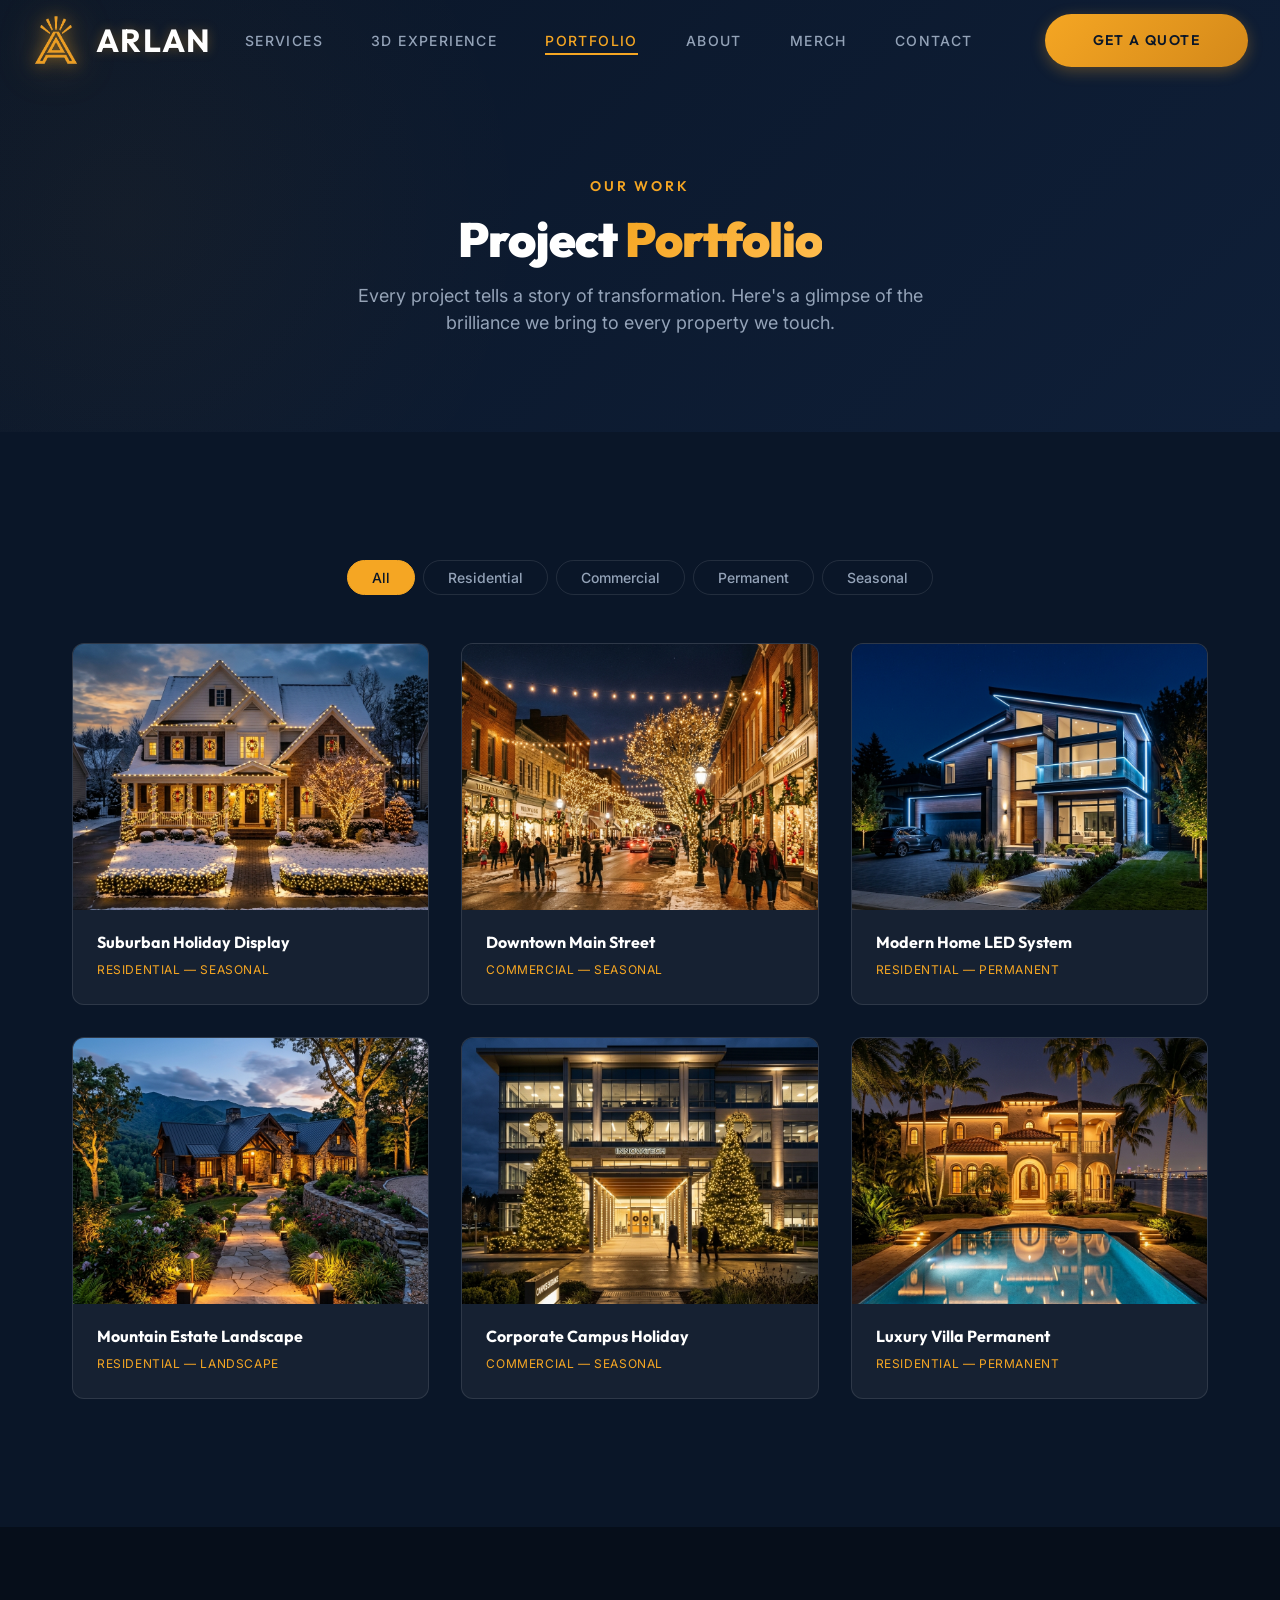
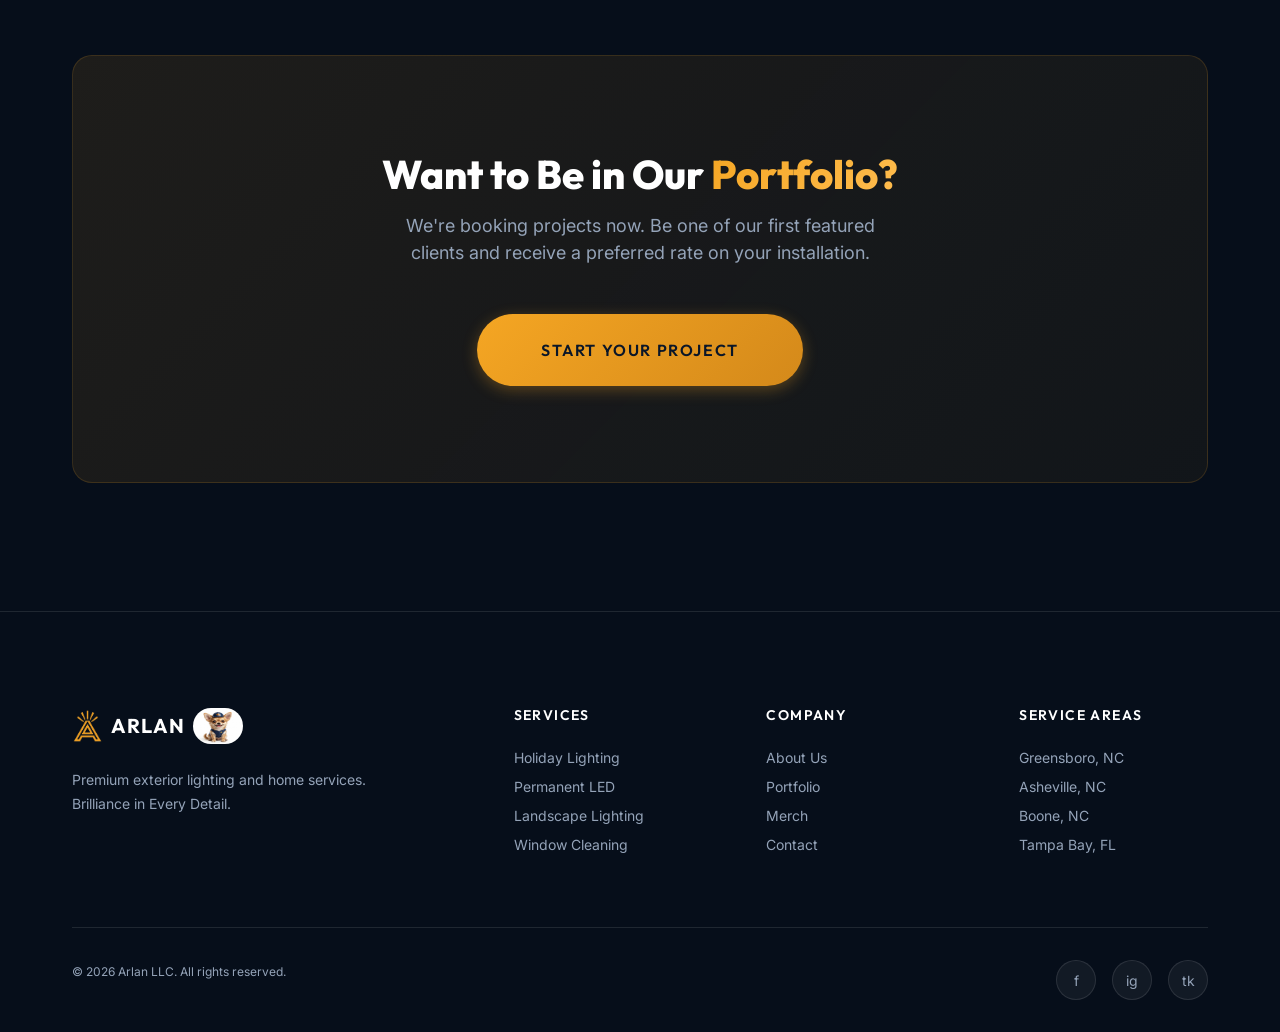
<file: portfolio.html>
<!DOCTYPE html>
<html lang="en">
<head>
  <meta charset="UTF-8">
  <meta name="viewport" content="width=device-width, initial-scale=1.0">
  <title>Portfolio &mdash; Arlan LLC | Our Lighting Projects</title>
  <meta name="description" content="Browse Arlan LLC's portfolio of premium exterior lighting projects. Holiday installations, permanent LED systems, and landscape lighting across North Carolina and Florida.">
  <link rel="icon" type="image/png" href="assets/logo/favicon.png">
  <link rel="stylesheet" href="css/index.css">
  <link rel="stylesheet" href="css/components.css">
  <link rel="stylesheet" href="css/pages.css">
</head>
<body>

  <!-- Navigation -->
  <nav class="nav" id="main-nav">
    <div class="nav__inner">
      <a href="index.html" class="nav__logo">
        <img src="assets/logo/arlan-icon.png" alt="Arlan LLC Icon">
        <span class="nav__logo-text">ARLAN</span>
      </a>
      <div class="nav__links" id="nav-links">
        <a href="services.html" class="nav__link">Services</a>
        <a href="experience.html" class="nav__link">3D Experience</a>
        <a href="portfolio.html" class="nav__link">Portfolio</a>
        <a href="about.html" class="nav__link">About</a>
        <a href="merch.html" class="nav__link">Merch</a>
        <a href="contact.html" class="nav__link">Contact</a>
        <a href="contact.html" class="btn btn--primary nav__cta">Get a Quote</a>
      </div>
      <div class="nav__hamburger" id="hamburger">
        <span></span><span></span><span></span>
      </div>
    </div>
  </nav>

  <!-- Page Hero -->
  <section class="page-hero">
    <div class="container">
      <span class="section-label">Our Work</span>
      <h1 class="page-hero__title">Project <span class="text-gradient">Portfolio</span></h1>
      <p class="page-hero__subtitle">Every project tells a story of transformation. Here's a glimpse of the brilliance we bring to every property we touch.</p>
    </div>
  </section>

  <!-- Portfolio -->
  <section class="section">
    <div class="container">
      <!-- Filters -->
      <div class="filter-tabs reveal">
        <button class="filter-tab active" data-category="all">All</button>
        <button class="filter-tab" data-category="residential">Residential</button>
        <button class="filter-tab" data-category="commercial">Commercial</button>
        <button class="filter-tab" data-category="permanent">Permanent</button>
        <button class="filter-tab" data-category="seasonal">Seasonal</button>
      </div>

      <!-- Grid -->
      <div class="portfolio-grid stagger">
        <div class="portfolio-card" data-category="residential seasonal">
          <div class="portfolio-card__image">
            <img src="assets/images/portfolio-suburban.png" alt="Suburban Holiday Display" style="width:100%;height:100%;object-fit:cover;">
          </div>
          <div class="portfolio-card__body">
            <h3 class="portfolio-card__title">Suburban Holiday Display</h3>
            <span class="portfolio-card__category">Residential &mdash; Seasonal</span>
          </div>
        </div>
        <div class="portfolio-card" data-category="commercial seasonal">
          <div class="portfolio-card__image">
            <img src="assets/images/portfolio-downtown.png" alt="Downtown Main Street" style="width:100%;height:100%;object-fit:cover;">
          </div>
          <div class="portfolio-card__body">
            <h3 class="portfolio-card__title">Downtown Main Street</h3>
            <span class="portfolio-card__category">Commercial &mdash; Seasonal</span>
          </div>
        </div>
        <div class="portfolio-card" data-category="residential permanent">
          <div class="portfolio-card__image">
            <img src="assets/images/portfolio-modern-led.png" alt="Modern Home LED System" style="width:100%;height:100%;object-fit:cover;">
          </div>
          <div class="portfolio-card__body">
            <h3 class="portfolio-card__title">Modern Home LED System</h3>
            <span class="portfolio-card__category">Residential &mdash; Permanent</span>
          </div>
        </div>
        <div class="portfolio-card" data-category="residential">
          <div class="portfolio-card__image">
            <img src="assets/images/portfolio-mountain.png" alt="Mountain Estate Landscape" style="width:100%;height:100%;object-fit:cover;">
          </div>
          <div class="portfolio-card__body">
            <h3 class="portfolio-card__title">Mountain Estate Landscape</h3>
            <span class="portfolio-card__category">Residential &mdash; Landscape</span>
          </div>
        </div>
        <div class="portfolio-card" data-category="commercial seasonal">
          <div class="portfolio-card__image">
            <img src="assets/images/portfolio-corporate.png" alt="Corporate Campus Holiday" style="width:100%;height:100%;object-fit:cover;">
          </div>
          <div class="portfolio-card__body">
            <h3 class="portfolio-card__title">Corporate Campus Holiday</h3>
            <span class="portfolio-card__category">Commercial &mdash; Seasonal</span>
          </div>
        </div>
        <div class="portfolio-card" data-category="residential permanent">
          <div class="portfolio-card__image">
            <img src="assets/images/portfolio-villa.png" alt="Luxury Villa Permanent" style="width:100%;height:100%;object-fit:cover;">
          </div>
          <div class="portfolio-card__body">
            <h3 class="portfolio-card__title">Luxury Villa Permanent</h3>
            <span class="portfolio-card__category">Residential &mdash; Permanent</span>
          </div>
        </div>
      </div>
    </div>
  </section>

  <!-- CTA -->
  <section class="section section--dark">
    <div class="container">
      <div class="cta-banner reveal">
        <h2 class="cta-banner__title">Want to Be in Our <span class="text-gradient">Portfolio?</span></h2>
        <p class="cta-banner__text">We're booking projects now. Be one of our first featured clients and receive a preferred rate on your installation.</p>
        <a href="contact.html" class="btn btn--primary btn--lg">Start Your Project</a>
      </div>
    </div>
  </section>

  <!-- Footer -->
  <footer class="footer">
    <div class="container">
      <div class="footer__grid">
        <div class="footer__brand">
          <div class="footer__logo">
            <img src="assets/logo/arlan-icon.png" alt="Arlan">
            <span class="footer__logo-text">ARLAN</span>
            <img src="assets/images/mascot.png" alt="Arlan Mascot" class="footer__mascot">
          </div>
          <p class="footer__description">Premium exterior lighting and home services. Brilliance in Every Detail.</p>
        </div>
        <div>
          <h4 class="footer__heading">Services</h4>
          <a href="services.html" class="footer__link">Holiday Lighting</a>
          <a href="services.html" class="footer__link">Permanent LED</a>
          <a href="services.html" class="footer__link">Landscape Lighting</a>
          <a href="services.html" class="footer__link">Window Cleaning</a>
        </div>
        <div>
          <h4 class="footer__heading">Company</h4>
          <a href="about.html" class="footer__link">About Us</a>
          <a href="portfolio.html" class="footer__link">Portfolio</a>
          <a href="merch.html" class="footer__link">Merch</a>
          <a href="contact.html" class="footer__link">Contact</a>
        </div>
        <div>
          <h4 class="footer__heading">Service Areas</h4>
          <a href="#" class="footer__link">Greensboro, NC</a>
          <a href="#" class="footer__link">Asheville, NC</a>
          <a href="#" class="footer__link">Boone, NC</a>
          <a href="#" class="footer__link">Tampa Bay, FL</a>
        </div>
      </div>
      <div class="footer__bottom">
        <p class="footer__copyright">&copy; 2026 Arlan LLC. All rights reserved.</p>
        <div class="footer__socials">
          <a href="#" class="footer__social" aria-label="Facebook">f</a>
          <a href="#" class="footer__social" aria-label="Instagram">ig</a>
          <a href="#" class="footer__social" aria-label="TikTok">tk</a>
        </div>
      </div>
    </div>
  </footer>

  <script src="js/app.js"></script>
</body>
</html>
</file>
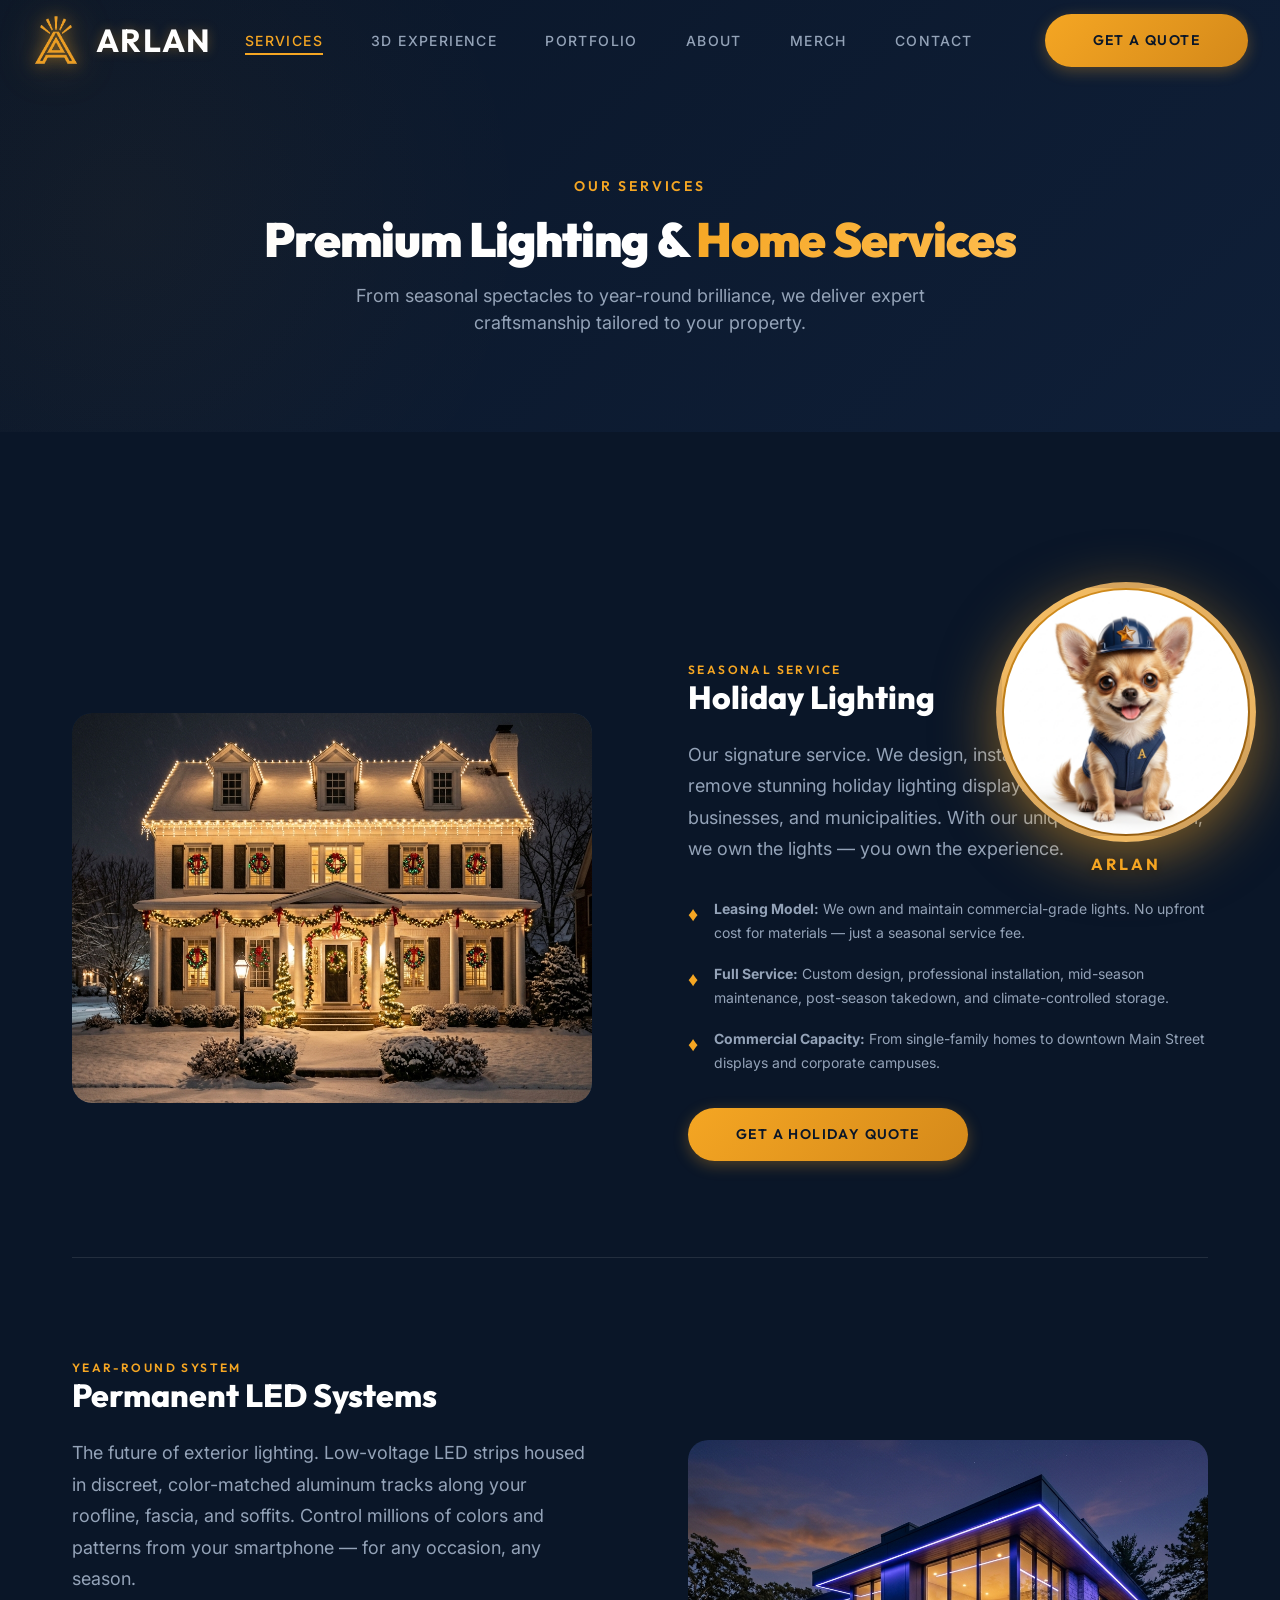
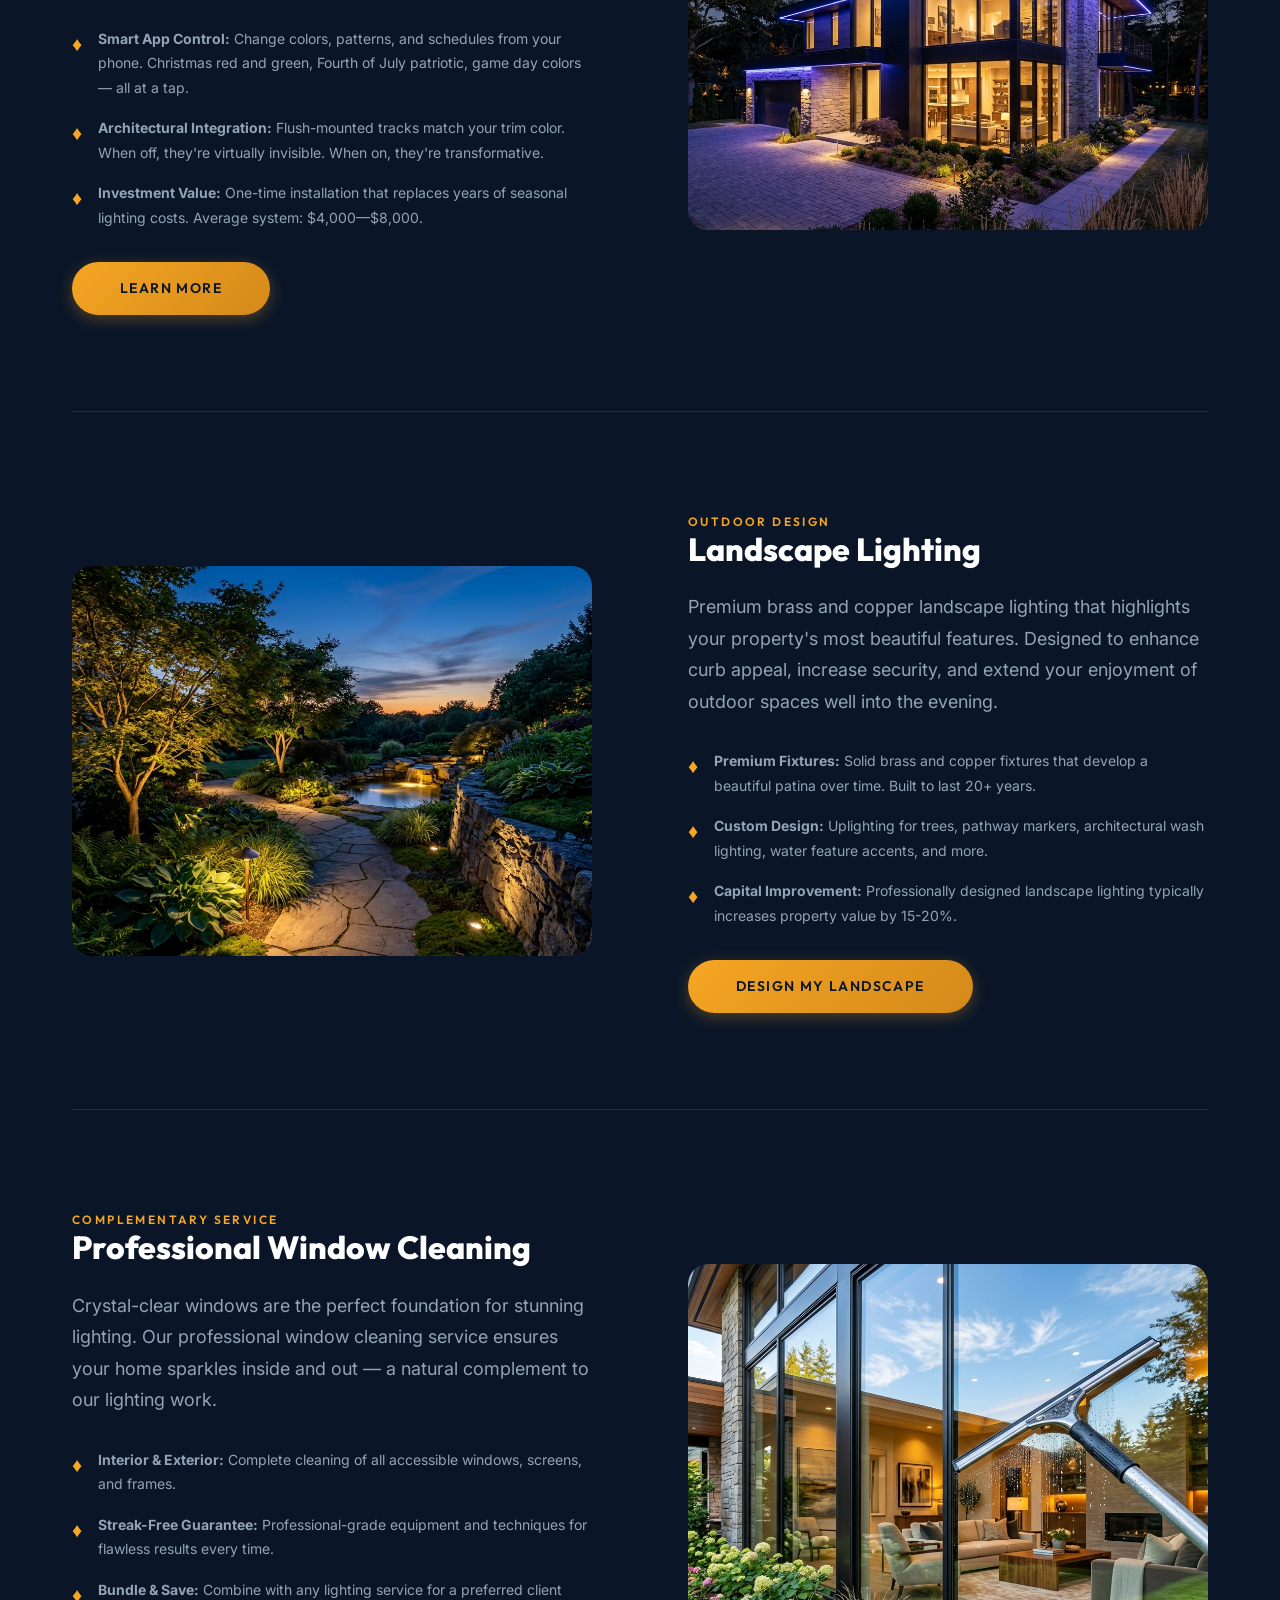
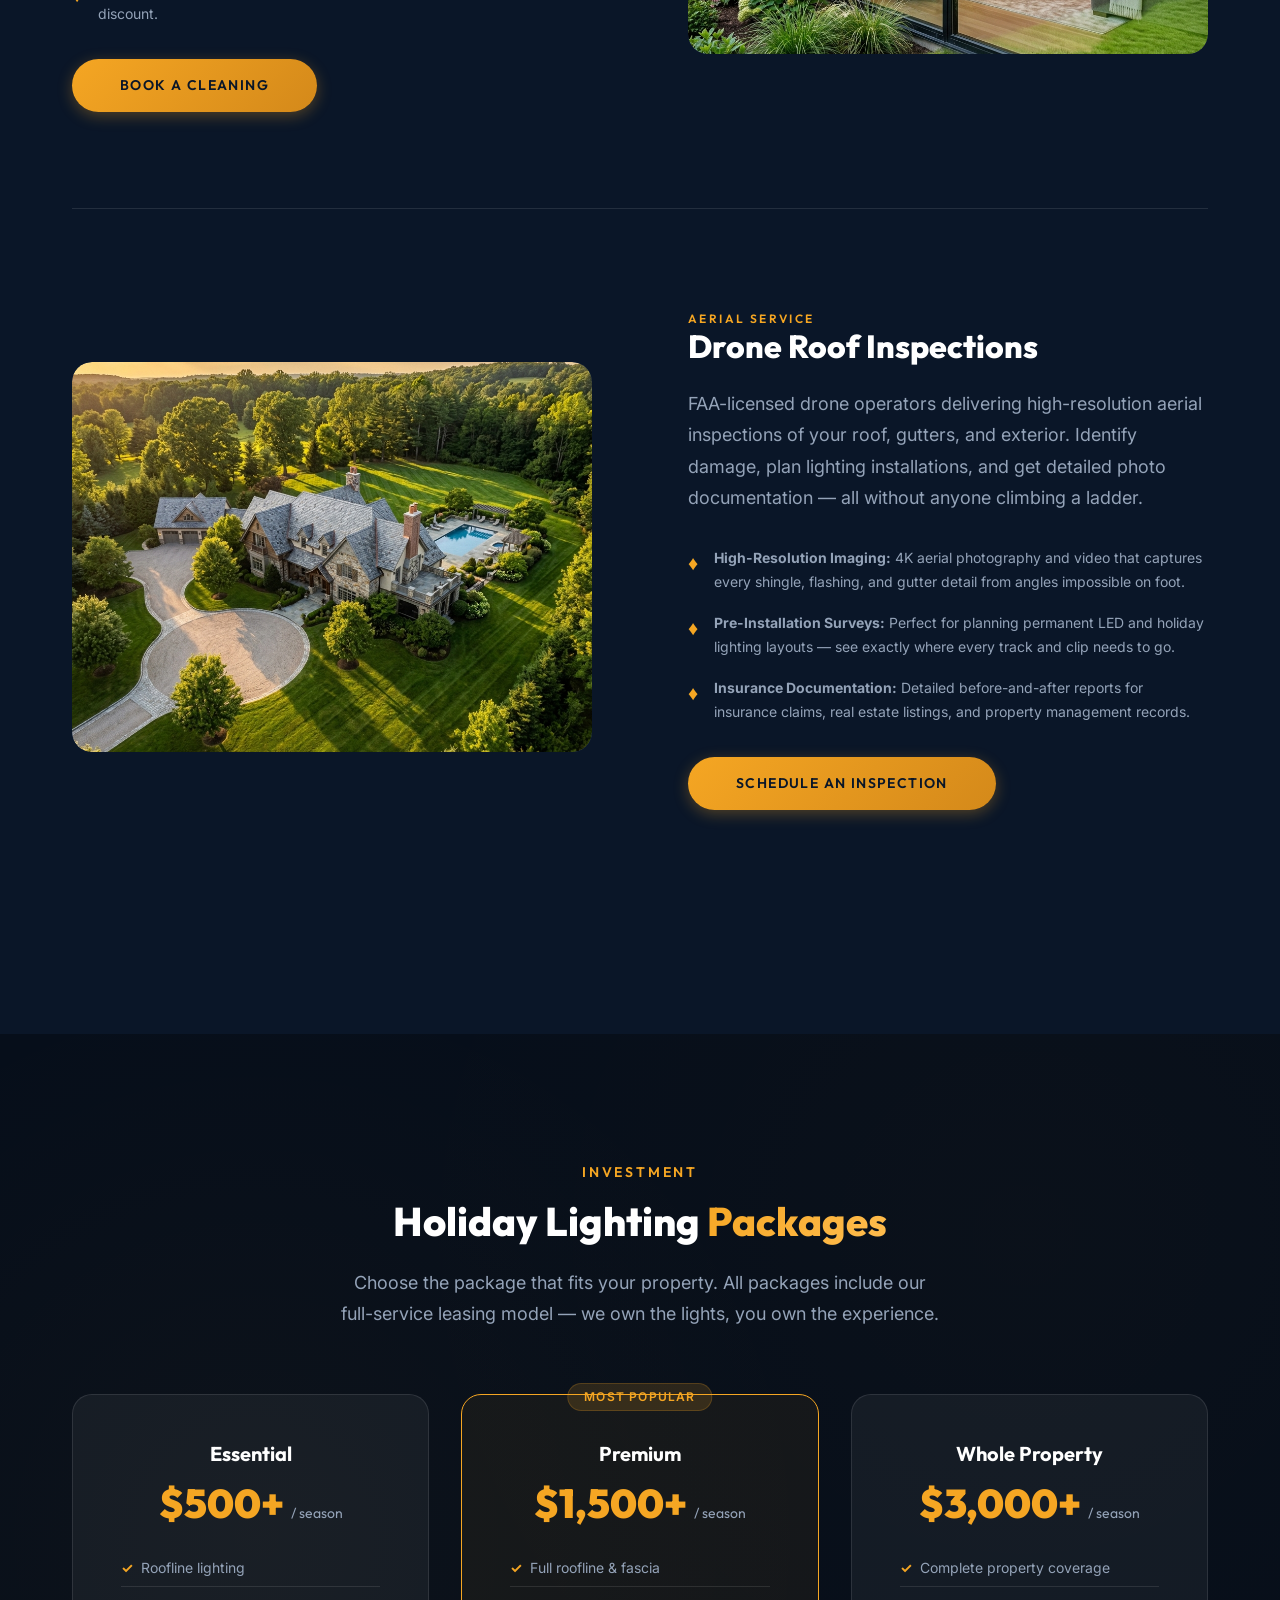
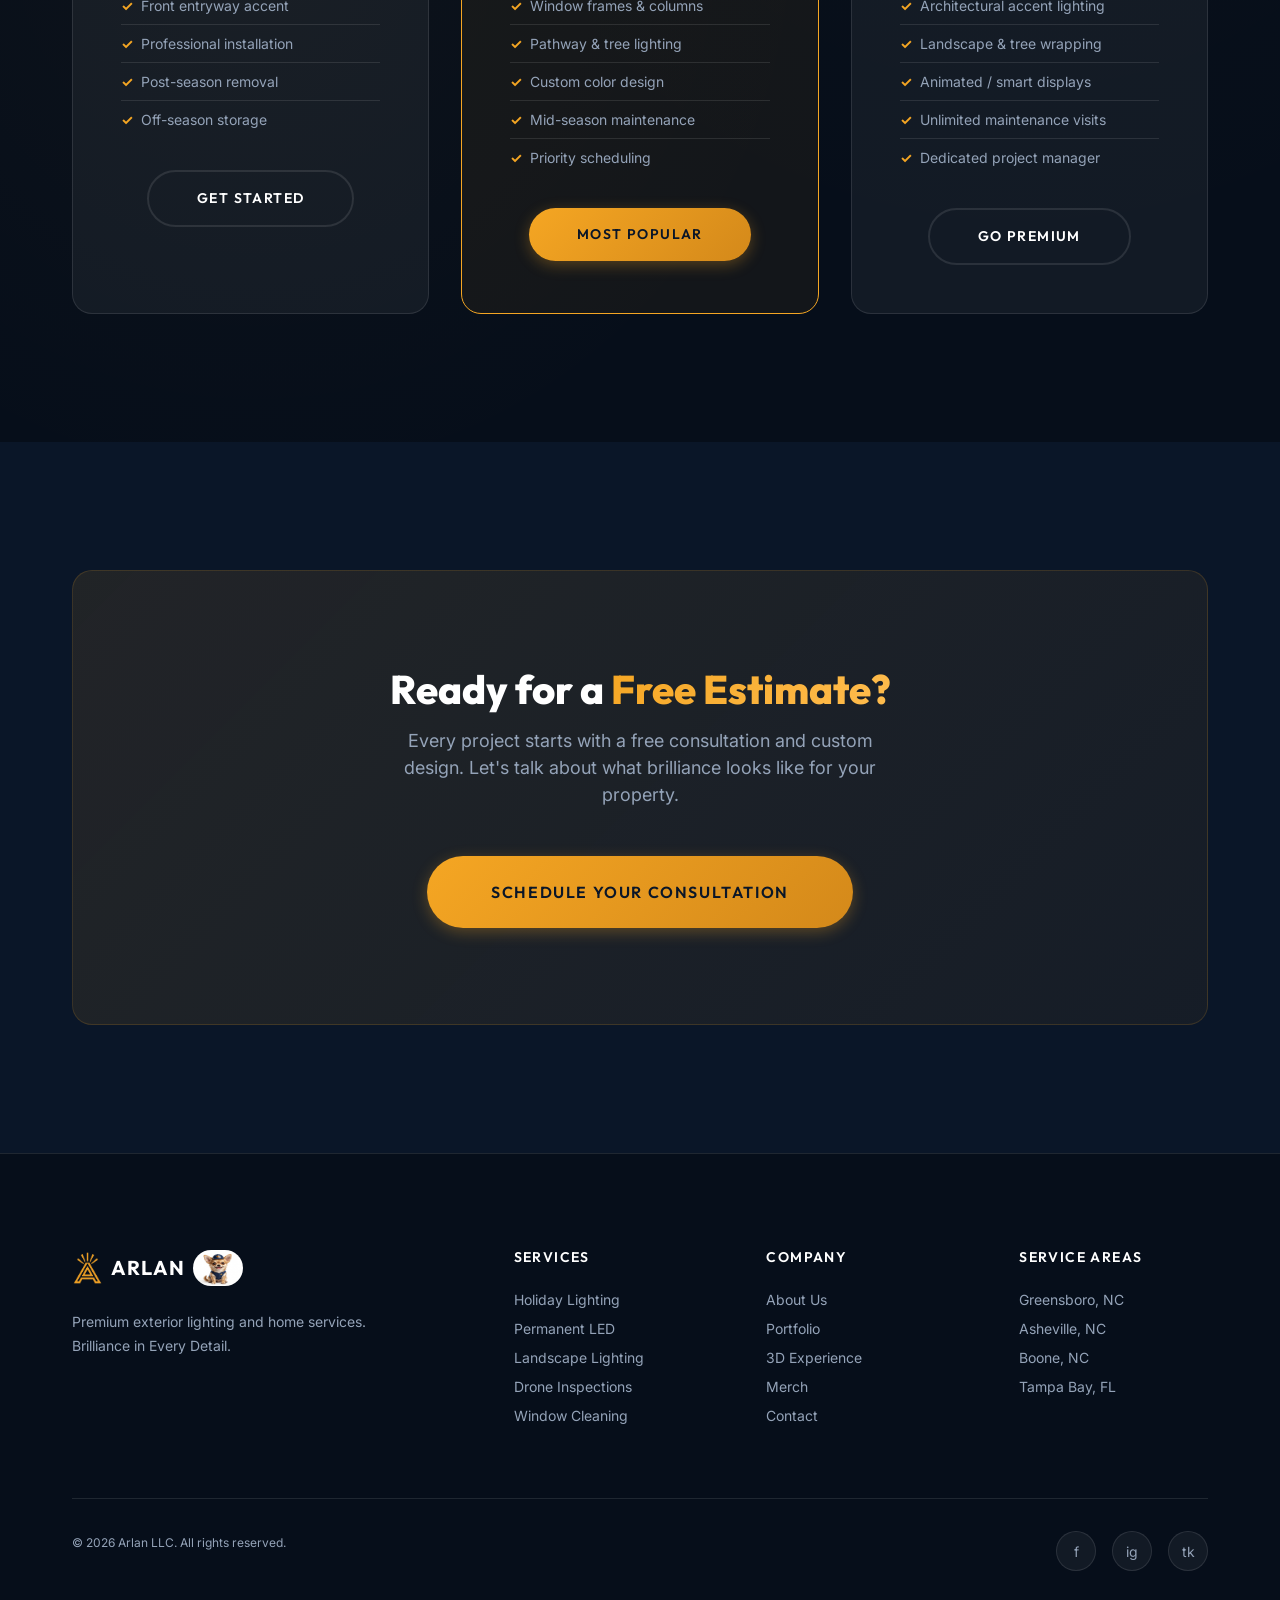
<file: services.html>
<!DOCTYPE html>
<html lang="en">
<head>
  <meta charset="UTF-8">
  <meta name="viewport" content="width=device-width, initial-scale=1.0">
  <title>Services &mdash; Arlan LLC | Holiday Lighting, Permanent LED, Landscape, Drone Inspections &amp; More</title>
  <meta name="description" content="Explore Arlan LLC's premium services: seasonal holiday lighting, permanent LED systems, landscape lighting, and professional window cleaning. Serving Greensboro, Asheville, Boone and Tampa Bay.">
  <link rel="icon" type="image/png" href="assets/logo/favicon.png">
  <link rel="stylesheet" href="css/index.css">
  <link rel="stylesheet" href="css/components.css">
  <link rel="stylesheet" href="css/pages.css">
  <link rel="preconnect" href="https://fonts.googleapis.com">
  <link href="https://fonts.googleapis.com/css2?family=Inter:wght@400;500;600;700&family=Outfit:wght@500;600;700;800&display=swap" rel="stylesheet">
</head>
<body>

  <!-- Navigation -->
  <nav class="nav" id="main-nav">
    <div class="nav__inner">
      <a href="index.html" class="nav__logo">
        <img src="assets/logo/arlan-icon.png" alt="Arlan LLC Icon">
        <span class="nav__logo-text">ARLAN</span>
      </a>
      <div class="nav__links" id="nav-links">
        <a href="services.html" class="nav__link">Services</a>
        <a href="experience.html" class="nav__link">3D Experience</a>
        <a href="portfolio.html" class="nav__link">Portfolio</a>
        <a href="about.html" class="nav__link">About</a>
        <a href="merch.html" class="nav__link">Merch</a>
        <a href="contact.html" class="nav__link">Contact</a>
        <a href="contact.html" class="btn btn--primary nav__cta">Get a Quote</a>
      </div>
      <div class="nav__hamburger" id="hamburger">
        <span></span><span></span><span></span>
      </div>
    </div>
  </nav>

  <!-- Page Hero -->
  <section class="page-hero">
    <div class="container">
      <span class="section-label">Our Services</span>
      <h1 class="page-hero__title">Premium Lighting &amp; <span class="text-gradient">Home Services</span></h1>
      <p class="page-hero__subtitle">From seasonal spectacles to year-round brilliance, we deliver expert craftsmanship tailored to your property.</p>
    </div>
  </section>

  <!-- Holiday Lighting -->
  <section class="section">
    <div class="container">
      <div class="service-detail reveal">
        <div class="service-detail__visual">
          <img src="assets/images/service-holiday.png" alt="Professional holiday lighting installation" style="width:100%;height:100%;object-fit:cover;border-radius:var(--border-radius-lg);">
        </div>
        <div>
          <span class="service-detail__label">Seasonal Service</span>
          <h2 class="service-detail__title">Holiday Lighting</h2>
          <p class="service-detail__text">Our signature service. We design, install, maintain, and remove stunning holiday lighting displays for homes, businesses, and municipalities. With our unique leasing model, we own the lights &mdash; you own the experience.</p>
          <div class="service-detail__features">
            <div class="service-detail__feature">
              <span class="service-detail__feature-icon">&diams;</span>
              <span class="service-detail__feature-text"><strong>Leasing Model:</strong> We own and maintain commercial-grade lights. No upfront cost for materials &mdash; just a seasonal service fee.</span>
            </div>
            <div class="service-detail__feature">
              <span class="service-detail__feature-icon">&diams;</span>
              <span class="service-detail__feature-text"><strong>Full Service:</strong> Custom design, professional installation, mid-season maintenance, post-season takedown, and climate-controlled storage.</span>
            </div>
            <div class="service-detail__feature">
              <span class="service-detail__feature-icon">&diams;</span>
              <span class="service-detail__feature-text"><strong>Commercial Capacity:</strong> From single-family homes to downtown Main Street displays and corporate campuses.</span>
            </div>
          </div>
          <a href="contact.html" class="btn btn--primary">Get a Holiday Quote</a>
        </div>
      </div>

      <!-- Permanent LED -->
      <div class="service-detail service-detail--reverse reveal">
        <div class="service-detail__visual">
          <img src="assets/images/service-led.png" alt="Permanent LED roofline system" style="width:100%;height:100%;object-fit:cover;border-radius:var(--border-radius-lg);">
        </div>
        <div>
          <span class="service-detail__label">Year-Round System</span>
          <h2 class="service-detail__title">Permanent LED Systems</h2>
          <p class="service-detail__text">The future of exterior lighting. Low-voltage LED strips housed in discreet, color-matched aluminum tracks along your roofline, fascia, and soffits. Control millions of colors and patterns from your smartphone &mdash; for any occasion, any season.</p>
          <div class="service-detail__features">
            <div class="service-detail__feature">
              <span class="service-detail__feature-icon">&diams;</span>
              <span class="service-detail__feature-text"><strong>Smart App Control:</strong> Change colors, patterns, and schedules from your phone. Christmas red and green, Fourth of July patriotic, game day colors &mdash; all at a tap.</span>
            </div>
            <div class="service-detail__feature">
              <span class="service-detail__feature-icon">&diams;</span>
              <span class="service-detail__feature-text"><strong>Architectural Integration:</strong> Flush-mounted tracks match your trim color. When off, they're virtually invisible. When on, they're transformative.</span>
            </div>
            <div class="service-detail__feature">
              <span class="service-detail__feature-icon">&diams;</span>
              <span class="service-detail__feature-text"><strong>Investment Value:</strong> One-time installation that replaces years of seasonal lighting costs. Average system: $4,000&mdash;$8,000.</span>
            </div>
          </div>
          <a href="contact.html" class="btn btn--primary">Learn More</a>
        </div>
      </div>

      <!-- Landscape Lighting -->
      <div class="service-detail reveal">
        <div class="service-detail__visual">
          <img src="assets/images/service-landscape.png" alt="Premium landscape lighting" style="width:100%;height:100%;object-fit:cover;border-radius:var(--border-radius-lg);">
        </div>
        <div>
          <span class="service-detail__label">Outdoor Design</span>
          <h2 class="service-detail__title">Landscape Lighting</h2>
          <p class="service-detail__text">Premium brass and copper landscape lighting that highlights your property's most beautiful features. Designed to enhance curb appeal, increase security, and extend your enjoyment of outdoor spaces well into the evening.</p>
          <div class="service-detail__features">
            <div class="service-detail__feature">
              <span class="service-detail__feature-icon">&diams;</span>
              <span class="service-detail__feature-text"><strong>Premium Fixtures:</strong> Solid brass and copper fixtures that develop a beautiful patina over time. Built to last 20+ years.</span>
            </div>
            <div class="service-detail__feature">
              <span class="service-detail__feature-icon">&diams;</span>
              <span class="service-detail__feature-text"><strong>Custom Design:</strong> Uplighting for trees, pathway markers, architectural wash lighting, water feature accents, and more.</span>
            </div>
            <div class="service-detail__feature">
              <span class="service-detail__feature-icon">&diams;</span>
              <span class="service-detail__feature-text"><strong>Capital Improvement:</strong> Professionally designed landscape lighting typically increases property value by 15-20%.</span>
            </div>
          </div>
          <a href="contact.html" class="btn btn--primary">Design My Landscape</a>
        </div>
      </div>

      <!-- Window Cleaning -->
      <div class="service-detail service-detail--reverse reveal">
        <div class="service-detail__visual">
          <img src="assets/images/service-window.png" alt="Professional window cleaning" style="width:100%;height:100%;object-fit:cover;border-radius:var(--border-radius-lg);">
        </div>
        <div>
          <span class="service-detail__label">Complementary Service</span>
          <h2 class="service-detail__title">Professional Window Cleaning</h2>
          <p class="service-detail__text">Crystal-clear windows are the perfect foundation for stunning lighting. Our professional window cleaning service ensures your home sparkles inside and out &mdash; a natural complement to our lighting work.</p>
          <div class="service-detail__features">
            <div class="service-detail__feature">
              <span class="service-detail__feature-icon">&diams;</span>
              <span class="service-detail__feature-text"><strong>Interior &amp; Exterior:</strong> Complete cleaning of all accessible windows, screens, and frames.</span>
            </div>
            <div class="service-detail__feature">
              <span class="service-detail__feature-icon">&diams;</span>
              <span class="service-detail__feature-text"><strong>Streak-Free Guarantee:</strong> Professional-grade equipment and techniques for flawless results every time.</span>
            </div>
            <div class="service-detail__feature">
              <span class="service-detail__feature-icon">&diams;</span>
              <span class="service-detail__feature-text"><strong>Bundle &amp; Save:</strong> Combine with any lighting service for a preferred client discount.</span>
            </div>
          </div>
          <a href="contact.html" class="btn btn--primary">Book a Cleaning</a>
        </div>
      </div>

      <!-- Drone Roof Inspections -->
      <div class="service-detail reveal">
        <div class="service-detail__visual">
          <img src="assets/images/service-drone.png" alt="Drone roof inspection" style="width:100%;height:100%;object-fit:cover;border-radius:var(--border-radius-lg);">
        </div>
        <div>
          <span class="service-detail__label">Aerial Service</span>
          <h2 class="service-detail__title">Drone Roof Inspections</h2>
          <p class="service-detail__text">FAA-licensed drone operators delivering high-resolution aerial inspections of your roof, gutters, and exterior. Identify damage, plan lighting installations, and get detailed photo documentation &mdash; all without anyone climbing a ladder.</p>
          <div class="service-detail__features">
            <div class="service-detail__feature">
              <span class="service-detail__feature-icon">&diams;</span>
              <span class="service-detail__feature-text"><strong>High-Resolution Imaging:</strong> 4K aerial photography and video that captures every shingle, flashing, and gutter detail from angles impossible on foot.</span>
            </div>
            <div class="service-detail__feature">
              <span class="service-detail__feature-icon">&diams;</span>
              <span class="service-detail__feature-text"><strong>Pre-Installation Surveys:</strong> Perfect for planning permanent LED and holiday lighting layouts &mdash; see exactly where every track and clip needs to go.</span>
            </div>
            <div class="service-detail__feature">
              <span class="service-detail__feature-icon">&diams;</span>
              <span class="service-detail__feature-text"><strong>Insurance Documentation:</strong> Detailed before-and-after reports for insurance claims, real estate listings, and property management records.</span>
            </div>
          </div>
          <a href="contact.html" class="btn btn--primary">Schedule an Inspection</a>
        </div>
      </div>
    </div>
  </section>

  <!-- Pricing -->
  <section class="section section--dark section--pattern">
    <div class="container">
      <div class="text-center reveal">
        <span class="section-label">Investment</span>
        <h2 class="section-title">Holiday Lighting <span class="text-gradient">Packages</span></h2>
        <p class="section-subtitle" style="margin: 0 auto var(--sp-3xl);">Choose the package that fits your property. All packages include our full-service leasing model &mdash; we own the lights, you own the experience.</p>
      </div>
      <div class="pricing-grid stagger">
        <div class="pricing-tier">
          <h3 class="pricing-tier__name">Essential</h3>
          <div class="pricing-tier__price">$500+ <span>/ season</span></div>
          <div class="pricing-tier__features">
            <div class="pricing-tier__feature"><span class="pricing-tier__check">&check;</span> Roofline lighting</div>
            <div class="pricing-tier__feature"><span class="pricing-tier__check">&check;</span> Front entryway accent</div>
            <div class="pricing-tier__feature"><span class="pricing-tier__check">&check;</span> Professional installation</div>
            <div class="pricing-tier__feature"><span class="pricing-tier__check">&check;</span> Post-season removal</div>
            <div class="pricing-tier__feature"><span class="pricing-tier__check">&check;</span> Off-season storage</div>
          </div>
          <a href="contact.html" class="btn btn--outline">Get Started</a>
        </div>
        <div class="pricing-tier pricing-tier--featured">
          <div class="pricing-tier__badge"><span class="badge">Most Popular</span></div>
          <h3 class="pricing-tier__name">Premium</h3>
          <div class="pricing-tier__price">$1,500+ <span>/ season</span></div>
          <div class="pricing-tier__features">
            <div class="pricing-tier__feature"><span class="pricing-tier__check">&check;</span> Full roofline &amp; fascia</div>
            <div class="pricing-tier__feature"><span class="pricing-tier__check">&check;</span> Window frames &amp; columns</div>
            <div class="pricing-tier__feature"><span class="pricing-tier__check">&check;</span> Pathway &amp; tree lighting</div>
            <div class="pricing-tier__feature"><span class="pricing-tier__check">&check;</span> Custom color design</div>
            <div class="pricing-tier__feature"><span class="pricing-tier__check">&check;</span> Mid-season maintenance</div>
            <div class="pricing-tier__feature"><span class="pricing-tier__check">&check;</span> Priority scheduling</div>
          </div>
          <a href="contact.html" class="btn btn--primary">Most Popular</a>
        </div>
        <div class="pricing-tier">
          <h3 class="pricing-tier__name">Whole Property</h3>
          <div class="pricing-tier__price">$3,000+ <span>/ season</span></div>
          <div class="pricing-tier__features">
            <div class="pricing-tier__feature"><span class="pricing-tier__check">&check;</span> Complete property coverage</div>
            <div class="pricing-tier__feature"><span class="pricing-tier__check">&check;</span> Architectural accent lighting</div>
            <div class="pricing-tier__feature"><span class="pricing-tier__check">&check;</span> Landscape &amp; tree wrapping</div>
            <div class="pricing-tier__feature"><span class="pricing-tier__check">&check;</span> Animated / smart displays</div>
            <div class="pricing-tier__feature"><span class="pricing-tier__check">&check;</span> Unlimited maintenance visits</div>
            <div class="pricing-tier__feature"><span class="pricing-tier__check">&check;</span> Dedicated project manager</div>
          </div>
          <a href="contact.html" class="btn btn--outline">Go Premium</a>
        </div>
      </div>
    </div>
  </section>

  <!-- CTA -->
  <section class="section">
    <div class="container">
      <div class="cta-banner reveal">
        <h2 class="cta-banner__title">Ready for a <span class="text-gradient">Free Estimate?</span></h2>
        <p class="cta-banner__text">Every project starts with a free consultation and custom design. Let's talk about what brilliance looks like for your property.</p>
        <a href="contact.html" class="btn btn--primary btn--lg">Schedule Your Consultation</a>
      </div>
    </div>
  </section>

  <!-- Footer -->
  <footer class="footer">
    <div class="container">
      <div class="footer__grid">
        <div class="footer__brand">
          <div class="footer__logo">
            <img src="assets/logo/arlan-icon.png" alt="Arlan">
            <span class="footer__logo-text">ARLAN</span>
            <img src="assets/images/mascot.png" alt="Arlan Mascot" class="footer__mascot">
          </div>
          <p class="footer__description">Premium exterior lighting and home services. Brilliance in Every Detail.</p>
        </div>
        <div>
          <h4 class="footer__heading">Services</h4>
          <a href="services.html" class="footer__link">Holiday Lighting</a>
          <a href="services.html" class="footer__link">Permanent LED</a>
          <a href="services.html" class="footer__link">Landscape Lighting</a>
          <a href="services.html" class="footer__link">Drone Inspections</a>
          <a href="services.html" class="footer__link">Window Cleaning</a>
        </div>
        <div>
          <h4 class="footer__heading">Company</h4>
          <a href="about.html" class="footer__link">About Us</a>
          <a href="portfolio.html" class="footer__link">Portfolio</a>
          <a href="experience.html" class="footer__link">3D Experience</a>
          <a href="merch.html" class="footer__link">Merch</a>
          <a href="contact.html" class="footer__link">Contact</a>
        </div>
        <div>
          <h4 class="footer__heading">Service Areas</h4>
          <a href="#" class="footer__link">Greensboro, NC</a>
          <a href="#" class="footer__link">Asheville, NC</a>
          <a href="#" class="footer__link">Boone, NC</a>
          <a href="#" class="footer__link">Tampa Bay, FL</a>
        </div>
      </div>
      <div class="footer__bottom">
        <p class="footer__copyright">&copy; 2026 Arlan LLC. All rights reserved.</p>
        <div class="footer__socials">
          <a href="#" class="footer__social" aria-label="Facebook">f</a>
          <a href="#" class="footer__social" aria-label="Instagram">ig</a>
          <a href="#" class="footer__social" aria-label="TikTok">tk</a>
        </div>
      </div>
    </div>
  </footer>

  <!-- Mascot Widget -->
  <div class="mascot-widget" id="mascot-widget">
    <div class="mascot-widget__trigger" id="mascot-trigger">
      <div class="mascot-widget__bubble" id="mascot-bubble">
        <img src="assets/images/mascot.png" alt="Arlan the Chihuahua">
        <span class="mascot-widget__voice-badge" id="voice-badge">&#128266;</span>
        <span class="mascot-widget__badge" id="mascot-badge" style="display:none;">1</span>
      </div>
      <div class="mascot-widget__label">ARLAN</div>
    </div>
    <div class="mascot-widget__panel" id="mascot-panel">
      <div class="mascot-widget__header">
        <img src="assets/images/mascot.png" alt="Arlan" class="mascot-widget__avatar">
        <div>
          <div class="mascot-widget__name">Arlan</div>
          <div class="mascot-widget__status"><span class="mascot-widget__status-dot"></span> Ready to help!</div>
        </div>
        <button class="mascot-widget__close" id="mascot-close">&times;</button>
      </div>
      <div class="mascot-widget__body">
        <div class="mascot-widget__greeting">
          <strong>Hey!</strong> Interested in our services? I can help you choose the right package for your property!
        </div>
        <div class="mascot-widget__actions">
          <a href="contact.html" class="mascot-widget__action" data-speak="quote">Get a Free Quote <span class="mascot-widget__action-arrow">&rarr;</span></a>
          <a href="experience.html" class="mascot-widget__action" data-speak="drone">3D Design Experience <span class="mascot-widget__action-arrow">&rarr;</span></a>
          <a href="about.html" class="mascot-widget__action" data-speak="about">Meet the Team <span class="mascot-widget__action-arrow">&rarr;</span></a>
          <a href="portfolio.html" class="mascot-widget__action" data-speak="portfolio">See Our Work <span class="mascot-widget__action-arrow">&rarr;</span></a>
        </div>
      </div>
      <div class="mascot-widget__footer">
        <span class="mascot-widget__footer-text">Powered by Arlan &times; AVA Technology</span>
      </div>
    </div>
  </div>

  <script src="js/tts.js"></script>
  <script src="js/app.js"></script>
</body>
</html>
</file>
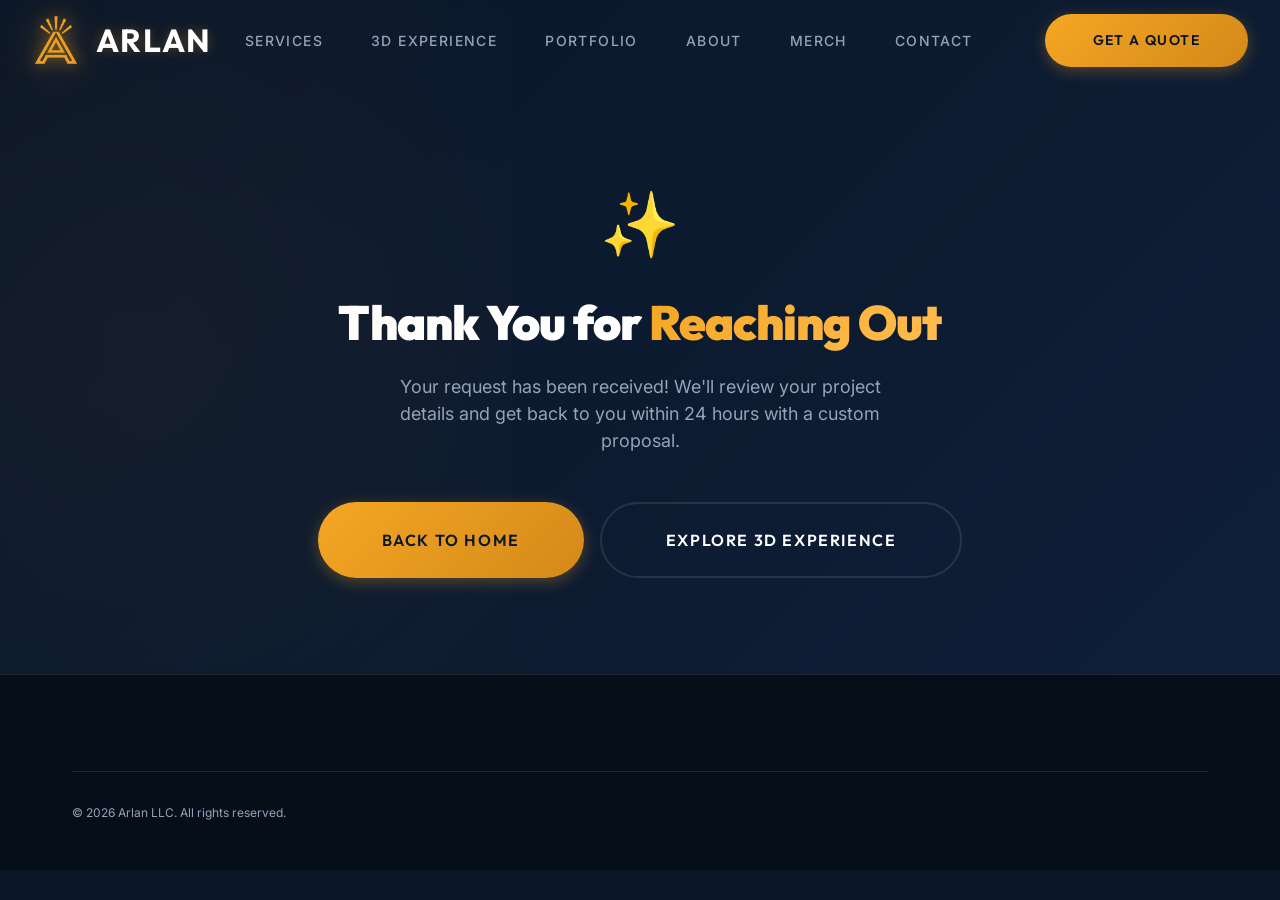
<file: success.html>
<!DOCTYPE html>
<html lang="en">
<head>
  <meta charset="UTF-8">
  <meta name="viewport" content="width=device-width, initial-scale=1.0">
  <title>Thank You &mdash; Arlan LLC</title>
  <link rel="icon" type="image/png" href="assets/logo/favicon.png">
  <link rel="stylesheet" href="css/index.css">
  <link rel="stylesheet" href="css/components.css">
  <link rel="stylesheet" href="css/pages.css">
  <link rel="preconnect" href="https://fonts.googleapis.com">
  <link href="https://fonts.googleapis.com/css2?family=Inter:wght@400;500;600;700&family=Outfit:wght@500;600;700;800&display=swap" rel="stylesheet">
</head>
<body>

  <!-- Navigation -->
  <nav class="nav" id="main-nav">
    <div class="nav__inner">
      <a href="index.html" class="nav__logo">
        <img src="assets/logo/arlan-icon.png" alt="Arlan LLC Icon">
        <span class="nav__logo-text">ARLAN</span>
      </a>
      <div class="nav__links" id="nav-links">
        <a href="services.html" class="nav__link">Services</a>
        <a href="experience.html" class="nav__link">3D Experience</a>
        <a href="portfolio.html" class="nav__link">Portfolio</a>
        <a href="about.html" class="nav__link">About</a>
        <a href="merch.html" class="nav__link">Merch</a>
        <a href="contact.html" class="nav__link">Contact</a>
        <a href="contact.html" class="btn btn--primary nav__cta">Get a Quote</a>
      </div>
      <div class="nav__hamburger" id="hamburger">
        <span></span><span></span><span></span>
      </div>
    </div>
  </nav>

  <!-- Thank You -->
  <section class="page-hero" style="min-height: 70vh; display: flex; align-items: center;">
    <div class="container text-center">
      <div style="font-size: 4rem; margin-bottom: var(--sp-lg);">&#10024;</div>
      <h1 class="page-hero__title">Thank You for <span class="text-gradient">Reaching Out</span></h1>
      <p class="page-hero__subtitle" style="max-width: 500px; margin: var(--sp-lg) auto var(--sp-2xl);">Your request has been received! We'll review your project details and get back to you within 24 hours with a custom proposal.</p>
      <div style="display: flex; gap: var(--sp-md); justify-content: center; flex-wrap: wrap;">
        <a href="index.html" class="btn btn--primary btn--lg">Back to Home</a>
        <a href="experience.html" class="btn btn--outline btn--lg">Explore 3D Experience</a>
      </div>
    </div>
  </section>

  <!-- Footer -->
  <footer class="footer">
    <div class="container">
      <div class="footer__bottom">
        <p class="footer__copyright">&copy; 2026 Arlan LLC. All rights reserved.</p>
      </div>
    </div>
  </footer>

  <script src="js/app.js"></script>
</body>
</html>
</file>
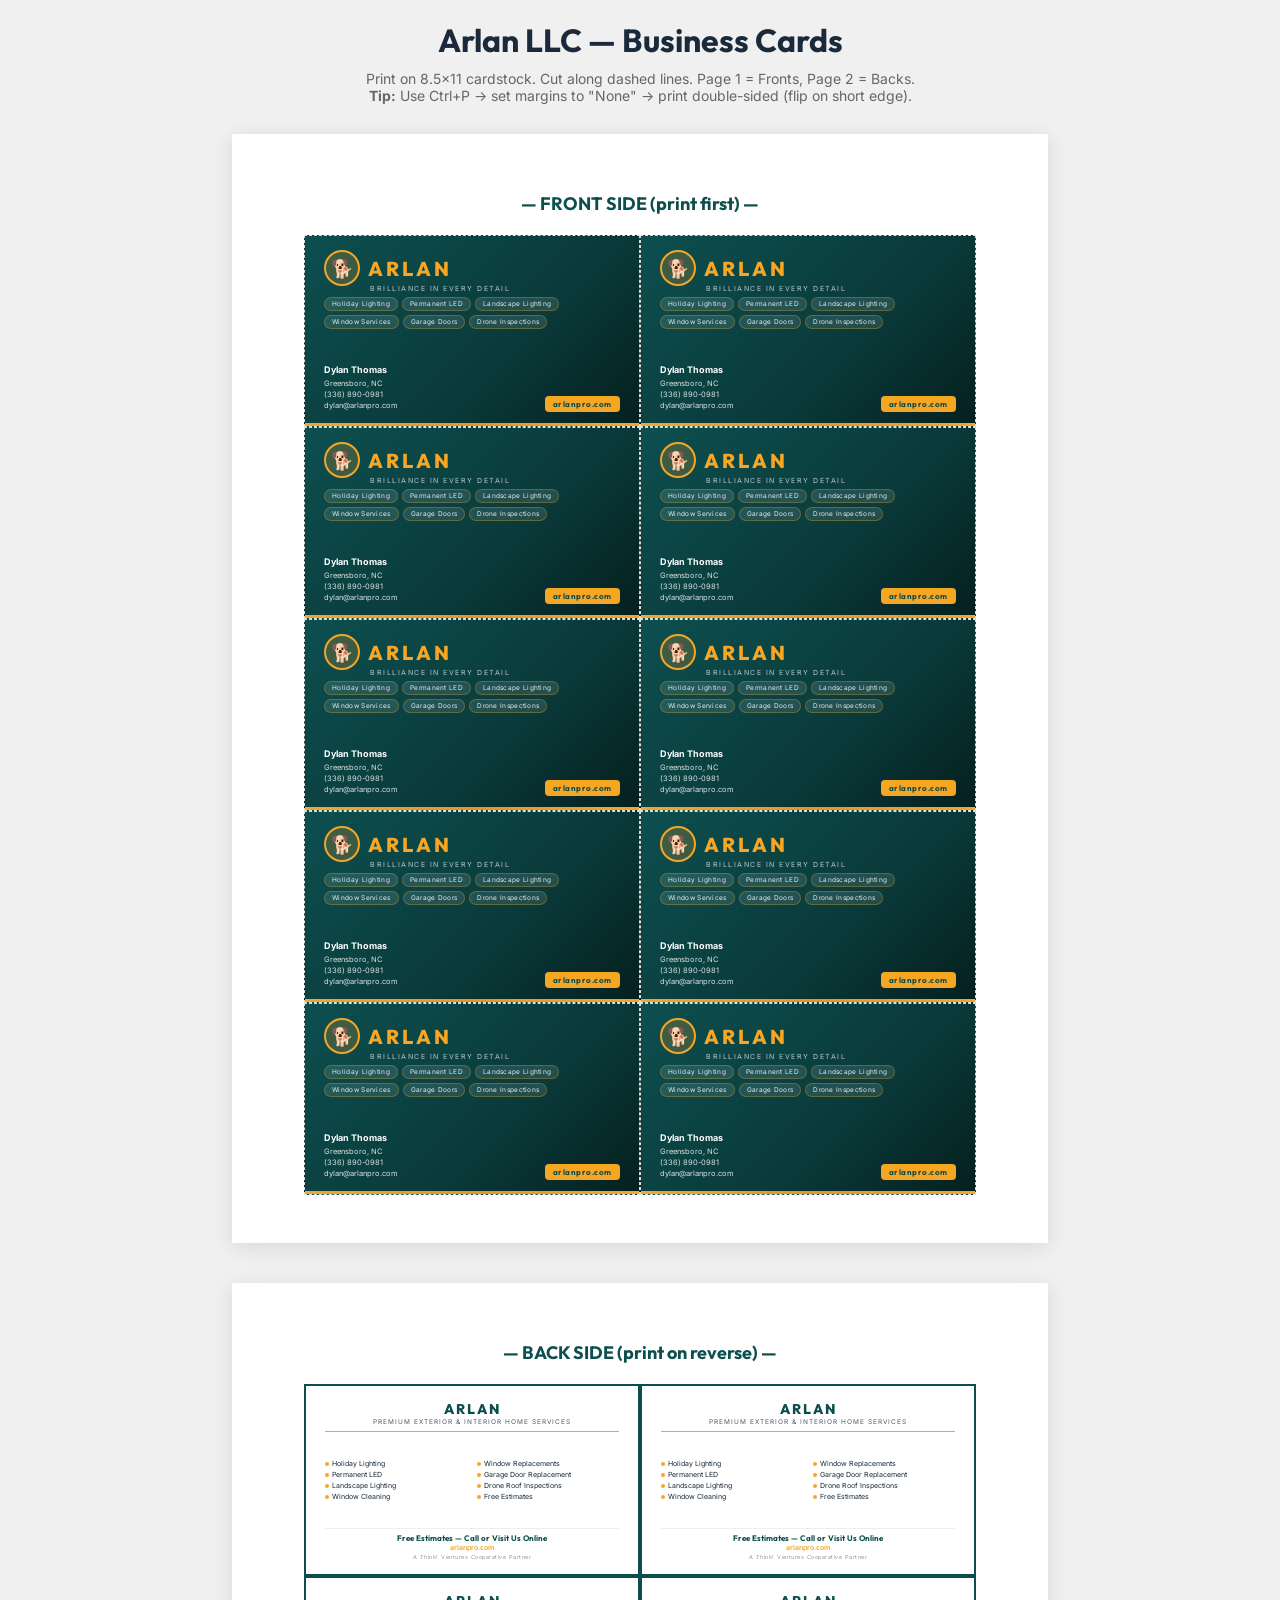
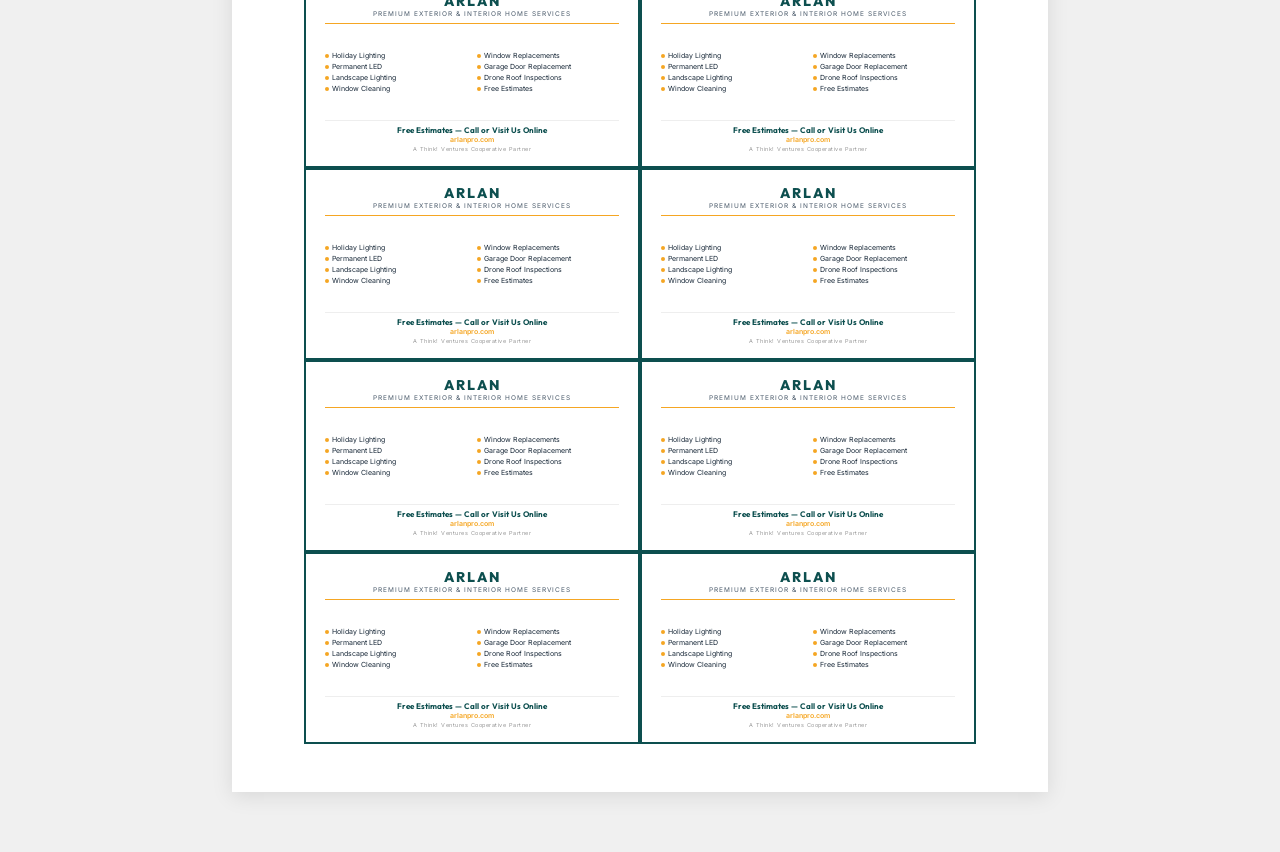
<file: print/business-cards.html>
<!DOCTYPE html>
<html lang="en">
<head>
<meta charset="UTF-8">
<title>Arlan LLC — Business Cards (Print Ready)</title>
<style>
  @import url('https://fonts.googleapis.com/css2?family=Outfit:wght@400;600;700;800&family=Inter:wght@400;500;600&display=swap');

  * { margin: 0; padding: 0; box-sizing: border-box; }

  body {
    font-family: 'Inter', sans-serif;
    background: #f0f0f0;
    padding: 20px;
  }

  h1 {
    font-family: 'Outfit', sans-serif;
    text-align: center;
    margin-bottom: 10px;
    color: #1a2a3a;
  }
  .instructions {
    text-align: center;
    color: #666;
    margin-bottom: 30px;
    font-size: 14px;
  }

  @media print {
    body { background: white; padding: 0; }
    h1, .instructions, .page-break-label { display: none !important; }
    .card-sheet { box-shadow: none !important; margin: 0 !important; padding: 0 !important; }
    .card { border: 0.5px dashed #ccc !important; }
  }

  .card-sheet {
    width: 8.5in;
    min-height: 11in;
    margin: 0 auto 40px;
    background: white;
    box-shadow: 0 4px 20px rgba(0,0,0,0.1);
    display: flex;
    flex-wrap: wrap;
    justify-content: center;
    align-content: flex-start;
    padding: 0.5in 0.25in;
    page-break-after: always;
  }

  .page-break-label {
    text-align: center;
    font-family: 'Outfit', sans-serif;
    font-size: 18px;
    font-weight: 700;
    color: #0d4f4f;
    margin: 10px 0 20px;
    width: 100%;
  }

  /* Standard business card: 3.5in x 2in */
  .card {
    width: 3.5in;
    height: 2in;
    border: 1px dashed #ddd;
    overflow: hidden;
    position: relative;
    flex-shrink: 0;
  }

  /* ─── FRONT CARD ─── */
  .card-front {
    background: linear-gradient(135deg, #0d4f4f 0%, #0a3a3a 60%, #061f1f 100%);
    color: white;
    padding: 0.15in 0.2in;
    display: flex;
    flex-direction: column;
    justify-content: space-between;
  }

  .card-front .top-row {
    display: flex;
    align-items: center;
    gap: 8px;
  }

  .card-front .mascot-circle {
    width: 36px;
    height: 36px;
    border-radius: 50%;
    background: rgba(245, 166, 35, 0.2);
    border: 2px solid #f5a623;
    display: flex;
    align-items: center;
    justify-content: center;
    font-size: 18px;
    flex-shrink: 0;
  }

  .card-front .brand-name {
    font-family: 'Outfit', sans-serif;
    font-size: 20px;
    font-weight: 800;
    letter-spacing: 3px;
    color: #f5a623;
  }

  .card-front .tagline {
    font-size: 7px;
    color: rgba(255,255,255,0.7);
    letter-spacing: 1.5px;
    text-transform: uppercase;
    margin-top: -2px;
    margin-left: 46px;
  }

  .card-front .services-row {
    display: flex;
    flex-wrap: wrap;
    gap: 4px;
    margin-top: 4px;
  }

  .card-front .service-pill {
    background: rgba(255,255,255,0.1);
    border: 1px solid rgba(245, 166, 35, 0.3);
    border-radius: 10px;
    padding: 2px 7px;
    font-size: 6.5px;
    color: rgba(255,255,255,0.9);
    letter-spacing: 0.3px;
  }

  .card-front .contact-row {
    display: flex;
    justify-content: space-between;
    align-items: flex-end;
  }

  .card-front .contact-info {
    font-size: 7.5px;
    line-height: 1.5;
    color: rgba(255,255,255,0.85);
  }

  .card-front .contact-info strong {
    color: white;
    font-size: 9px;
    display: block;
    margin-bottom: 1px;
  }

  .card-front .website-box {
    background: #f5a623;
    color: #0d4f4f;
    padding: 3px 8px;
    border-radius: 4px;
    font-size: 8px;
    font-weight: 700;
    font-family: 'Outfit', sans-serif;
    letter-spacing: 0.5px;
  }

  .card-front .gold-bar {
    position: absolute;
    bottom: 0;
    left: 0;
    right: 0;
    height: 3px;
    background: linear-gradient(90deg, #f5a623, #e8941a, #f5a623);
  }

  /* ─── BACK CARD ─── */
  .card-back {
    background: white;
    padding: 0.15in 0.2in;
    display: flex;
    flex-direction: column;
    justify-content: space-between;
    border: 2px solid #0d4f4f;
  }

  .card-back .back-header {
    text-align: center;
    padding-bottom: 5px;
    border-bottom: 1.5px solid #f5a623;
  }

  .card-back .back-brand {
    font-family: 'Outfit', sans-serif;
    font-size: 14px;
    font-weight: 800;
    color: #0d4f4f;
    letter-spacing: 2px;
  }

  .card-back .back-tagline {
    font-size: 6.5px;
    color: #4a5a6a;
    letter-spacing: 1px;
    text-transform: uppercase;
  }

  .card-back .services-grid {
    display: grid;
    grid-template-columns: 1fr 1fr;
    gap: 2px 10px;
    margin: 5px 0;
  }

  .card-back .svc-item {
    font-size: 7px;
    color: #1a2a3a;
    display: flex;
    align-items: center;
    gap: 3px;
  }

  .card-back .svc-dot {
    width: 4px;
    height: 4px;
    background: #f5a623;
    border-radius: 50%;
    flex-shrink: 0;
  }

  .card-back .back-footer {
    text-align: center;
    padding-top: 4px;
    border-top: 1px solid #eee;
  }

  .card-back .back-cta {
    font-family: 'Outfit', sans-serif;
    font-size: 8px;
    font-weight: 700;
    color: #0d4f4f;
  }

  .card-back .back-url {
    font-size: 7px;
    color: #f5a623;
    font-weight: 600;
  }

  .card-back .ventures-line {
    font-size: 5.5px;
    color: #999;
    margin-top: 2px;
    letter-spacing: 0.5px;
  }
</style>
</head>
<body>

<h1>Arlan LLC — Business Cards</h1>
<p class="instructions">Print on 8.5×11 cardstock. Cut along dashed lines. Page 1 = Fronts, Page 2 = Backs.<br>
<strong>Tip:</strong> Use Ctrl+P → set margins to "None" → print double-sided (flip on short edge).</p>

<!-- ═══════════ PAGE 1: FRONTS ═══════════ -->
<div class="card-sheet">
  <div class="page-break-label">— FRONT SIDE (print first) —</div>

  <!-- 10 front cards -->
  <div class="card card-front" id="front1">
    <div>
      <div class="top-row">
        <div class="mascot-circle">🐕</div>
        <div class="brand-name">ARLAN</div>
      </div>
      <div class="tagline">Brilliance in Every Detail</div>
      <div class="services-row">
        <span class="service-pill">Holiday Lighting</span>
        <span class="service-pill">Permanent LED</span>
        <span class="service-pill">Landscape Lighting</span>
        <span class="service-pill">Window Services</span>
        <span class="service-pill">Garage Doors</span>
        <span class="service-pill">Drone Inspections</span>
      </div>
    </div>
    <div class="contact-row">
      <div class="contact-info">
        <strong>Dylan Thomas</strong>
        Greensboro, NC<br>
        (336) 890-0981<br>
        dylan@arlanpro.com
      </div>
      <div class="website-box">arlanpro.com</div>
    </div>
    <div class="gold-bar"></div>
  </div>

  <div class="card card-front">
    <div>
      <div class="top-row">
        <div class="mascot-circle">🐕</div>
        <div class="brand-name">ARLAN</div>
      </div>
      <div class="tagline">Brilliance in Every Detail</div>
      <div class="services-row">
        <span class="service-pill">Holiday Lighting</span>
        <span class="service-pill">Permanent LED</span>
        <span class="service-pill">Landscape Lighting</span>
        <span class="service-pill">Window Services</span>
        <span class="service-pill">Garage Doors</span>
        <span class="service-pill">Drone Inspections</span>
      </div>
    </div>
    <div class="contact-row">
      <div class="contact-info">
        <strong>Dylan Thomas</strong>
        Greensboro, NC<br>
        (336) 890-0981<br>
        dylan@arlanpro.com
      </div>
      <div class="website-box">arlanpro.com</div>
    </div>
    <div class="gold-bar"></div>
  </div>

  <div class="card card-front">
    <div>
      <div class="top-row">
        <div class="mascot-circle">🐕</div>
        <div class="brand-name">ARLAN</div>
      </div>
      <div class="tagline">Brilliance in Every Detail</div>
      <div class="services-row">
        <span class="service-pill">Holiday Lighting</span>
        <span class="service-pill">Permanent LED</span>
        <span class="service-pill">Landscape Lighting</span>
        <span class="service-pill">Window Services</span>
        <span class="service-pill">Garage Doors</span>
        <span class="service-pill">Drone Inspections</span>
      </div>
    </div>
    <div class="contact-row">
      <div class="contact-info">
        <strong>Dylan Thomas</strong>
        Greensboro, NC<br>
        (336) 890-0981<br>
        dylan@arlanpro.com
      </div>
      <div class="website-box">arlanpro.com</div>
    </div>
    <div class="gold-bar"></div>
  </div>

  <div class="card card-front">
    <div>
      <div class="top-row">
        <div class="mascot-circle">🐕</div>
        <div class="brand-name">ARLAN</div>
      </div>
      <div class="tagline">Brilliance in Every Detail</div>
      <div class="services-row">
        <span class="service-pill">Holiday Lighting</span>
        <span class="service-pill">Permanent LED</span>
        <span class="service-pill">Landscape Lighting</span>
        <span class="service-pill">Window Services</span>
        <span class="service-pill">Garage Doors</span>
        <span class="service-pill">Drone Inspections</span>
      </div>
    </div>
    <div class="contact-row">
      <div class="contact-info">
        <strong>Dylan Thomas</strong>
        Greensboro, NC<br>
        (336) 890-0981<br>
        dylan@arlanpro.com
      </div>
      <div class="website-box">arlanpro.com</div>
    </div>
    <div class="gold-bar"></div>
  </div>

  <div class="card card-front">
    <div>
      <div class="top-row">
        <div class="mascot-circle">🐕</div>
        <div class="brand-name">ARLAN</div>
      </div>
      <div class="tagline">Brilliance in Every Detail</div>
      <div class="services-row">
        <span class="service-pill">Holiday Lighting</span>
        <span class="service-pill">Permanent LED</span>
        <span class="service-pill">Landscape Lighting</span>
        <span class="service-pill">Window Services</span>
        <span class="service-pill">Garage Doors</span>
        <span class="service-pill">Drone Inspections</span>
      </div>
    </div>
    <div class="contact-row">
      <div class="contact-info">
        <strong>Dylan Thomas</strong>
        Greensboro, NC<br>
        (336) 890-0981<br>
        dylan@arlanpro.com
      </div>
      <div class="website-box">arlanpro.com</div>
    </div>
    <div class="gold-bar"></div>
  </div>

  <div class="card card-front">
    <div>
      <div class="top-row">
        <div class="mascot-circle">🐕</div>
        <div class="brand-name">ARLAN</div>
      </div>
      <div class="tagline">Brilliance in Every Detail</div>
      <div class="services-row">
        <span class="service-pill">Holiday Lighting</span>
        <span class="service-pill">Permanent LED</span>
        <span class="service-pill">Landscape Lighting</span>
        <span class="service-pill">Window Services</span>
        <span class="service-pill">Garage Doors</span>
        <span class="service-pill">Drone Inspections</span>
      </div>
    </div>
    <div class="contact-row">
      <div class="contact-info">
        <strong>Dylan Thomas</strong>
        Greensboro, NC<br>
        (336) 890-0981<br>
        dylan@arlanpro.com
      </div>
      <div class="website-box">arlanpro.com</div>
    </div>
    <div class="gold-bar"></div>
  </div>

  <div class="card card-front">
    <div>
      <div class="top-row">
        <div class="mascot-circle">🐕</div>
        <div class="brand-name">ARLAN</div>
      </div>
      <div class="tagline">Brilliance in Every Detail</div>
      <div class="services-row">
        <span class="service-pill">Holiday Lighting</span>
        <span class="service-pill">Permanent LED</span>
        <span class="service-pill">Landscape Lighting</span>
        <span class="service-pill">Window Services</span>
        <span class="service-pill">Garage Doors</span>
        <span class="service-pill">Drone Inspections</span>
      </div>
    </div>
    <div class="contact-row">
      <div class="contact-info">
        <strong>Dylan Thomas</strong>
        Greensboro, NC<br>
        (336) 890-0981<br>
        dylan@arlanpro.com
      </div>
      <div class="website-box">arlanpro.com</div>
    </div>
    <div class="gold-bar"></div>
  </div>

  <div class="card card-front">
    <div>
      <div class="top-row">
        <div class="mascot-circle">🐕</div>
        <div class="brand-name">ARLAN</div>
      </div>
      <div class="tagline">Brilliance in Every Detail</div>
      <div class="services-row">
        <span class="service-pill">Holiday Lighting</span>
        <span class="service-pill">Permanent LED</span>
        <span class="service-pill">Landscape Lighting</span>
        <span class="service-pill">Window Services</span>
        <span class="service-pill">Garage Doors</span>
        <span class="service-pill">Drone Inspections</span>
      </div>
    </div>
    <div class="contact-row">
      <div class="contact-info">
        <strong>Dylan Thomas</strong>
        Greensboro, NC<br>
        (336) 890-0981<br>
        dylan@arlanpro.com
      </div>
      <div class="website-box">arlanpro.com</div>
    </div>
    <div class="gold-bar"></div>
  </div>

  <div class="card card-front">
    <div>
      <div class="top-row">
        <div class="mascot-circle">🐕</div>
        <div class="brand-name">ARLAN</div>
      </div>
      <div class="tagline">Brilliance in Every Detail</div>
      <div class="services-row">
        <span class="service-pill">Holiday Lighting</span>
        <span class="service-pill">Permanent LED</span>
        <span class="service-pill">Landscape Lighting</span>
        <span class="service-pill">Window Services</span>
        <span class="service-pill">Garage Doors</span>
        <span class="service-pill">Drone Inspections</span>
      </div>
    </div>
    <div class="contact-row">
      <div class="contact-info">
        <strong>Dylan Thomas</strong>
        Greensboro, NC<br>
        (336) 890-0981<br>
        dylan@arlanpro.com
      </div>
      <div class="website-box">arlanpro.com</div>
    </div>
    <div class="gold-bar"></div>
  </div>

  <div class="card card-front">
    <div>
      <div class="top-row">
        <div class="mascot-circle">🐕</div>
        <div class="brand-name">ARLAN</div>
      </div>
      <div class="tagline">Brilliance in Every Detail</div>
      <div class="services-row">
        <span class="service-pill">Holiday Lighting</span>
        <span class="service-pill">Permanent LED</span>
        <span class="service-pill">Landscape Lighting</span>
        <span class="service-pill">Window Services</span>
        <span class="service-pill">Garage Doors</span>
        <span class="service-pill">Drone Inspections</span>
      </div>
    </div>
    <div class="contact-row">
      <div class="contact-info">
        <strong>Dylan Thomas</strong>
        Greensboro, NC<br>
        (336) 890-0981<br>
        dylan@arlanpro.com
      </div>
      <div class="website-box">arlanpro.com</div>
    </div>
    <div class="gold-bar"></div>
  </div>

</div>

<!-- ═══════════ PAGE 2: BACKS ═══════════ -->
<div class="card-sheet">
  <div class="page-break-label">— BACK SIDE (print on reverse) —</div>

  <!-- 10 back cards -->
  <div class="card card-back">
    <div class="back-header">
      <div class="back-brand">ARLAN</div>
      <div class="back-tagline">Premium Exterior & Interior Home Services</div>
    </div>
    <div class="services-grid">
      <div class="svc-item"><span class="svc-dot"></span> Holiday Lighting</div>
      <div class="svc-item"><span class="svc-dot"></span> Window Replacements</div>
      <div class="svc-item"><span class="svc-dot"></span> Permanent LED</div>
      <div class="svc-item"><span class="svc-dot"></span> Garage Door Replacement</div>
      <div class="svc-item"><span class="svc-dot"></span> Landscape Lighting</div>
      <div class="svc-item"><span class="svc-dot"></span> Drone Roof Inspections</div>
      <div class="svc-item"><span class="svc-dot"></span> Window Cleaning</div>
      <div class="svc-item"><span class="svc-dot"></span> Free Estimates</div>
    </div>
    <div class="back-footer">
      <div class="back-cta">Free Estimates — Call or Visit Us Online</div>
      <div class="back-url">arlanpro.com</div>
      <div class="ventures-line">A Think! Ventures Cooperative Partner</div>
    </div>
  </div>

  <div class="card card-back"><div class="back-header"><div class="back-brand">ARLAN</div><div class="back-tagline">Premium Exterior & Interior Home Services</div></div><div class="services-grid"><div class="svc-item"><span class="svc-dot"></span> Holiday Lighting</div><div class="svc-item"><span class="svc-dot"></span> Window Replacements</div><div class="svc-item"><span class="svc-dot"></span> Permanent LED</div><div class="svc-item"><span class="svc-dot"></span> Garage Door Replacement</div><div class="svc-item"><span class="svc-dot"></span> Landscape Lighting</div><div class="svc-item"><span class="svc-dot"></span> Drone Roof Inspections</div><div class="svc-item"><span class="svc-dot"></span> Window Cleaning</div><div class="svc-item"><span class="svc-dot"></span> Free Estimates</div></div><div class="back-footer"><div class="back-cta">Free Estimates — Call or Visit Us Online</div><div class="back-url">arlanpro.com</div><div class="ventures-line">A Think! Ventures Cooperative Partner</div></div></div>

  <div class="card card-back"><div class="back-header"><div class="back-brand">ARLAN</div><div class="back-tagline">Premium Exterior & Interior Home Services</div></div><div class="services-grid"><div class="svc-item"><span class="svc-dot"></span> Holiday Lighting</div><div class="svc-item"><span class="svc-dot"></span> Window Replacements</div><div class="svc-item"><span class="svc-dot"></span> Permanent LED</div><div class="svc-item"><span class="svc-dot"></span> Garage Door Replacement</div><div class="svc-item"><span class="svc-dot"></span> Landscape Lighting</div><div class="svc-item"><span class="svc-dot"></span> Drone Roof Inspections</div><div class="svc-item"><span class="svc-dot"></span> Window Cleaning</div><div class="svc-item"><span class="svc-dot"></span> Free Estimates</div></div><div class="back-footer"><div class="back-cta">Free Estimates — Call or Visit Us Online</div><div class="back-url">arlanpro.com</div><div class="ventures-line">A Think! Ventures Cooperative Partner</div></div></div>

  <div class="card card-back"><div class="back-header"><div class="back-brand">ARLAN</div><div class="back-tagline">Premium Exterior & Interior Home Services</div></div><div class="services-grid"><div class="svc-item"><span class="svc-dot"></span> Holiday Lighting</div><div class="svc-item"><span class="svc-dot"></span> Window Replacements</div><div class="svc-item"><span class="svc-dot"></span> Permanent LED</div><div class="svc-item"><span class="svc-dot"></span> Garage Door Replacement</div><div class="svc-item"><span class="svc-dot"></span> Landscape Lighting</div><div class="svc-item"><span class="svc-dot"></span> Drone Roof Inspections</div><div class="svc-item"><span class="svc-dot"></span> Window Cleaning</div><div class="svc-item"><span class="svc-dot"></span> Free Estimates</div></div><div class="back-footer"><div class="back-cta">Free Estimates — Call or Visit Us Online</div><div class="back-url">arlanpro.com</div><div class="ventures-line">A Think! Ventures Cooperative Partner</div></div></div>

  <div class="card card-back"><div class="back-header"><div class="back-brand">ARLAN</div><div class="back-tagline">Premium Exterior & Interior Home Services</div></div><div class="services-grid"><div class="svc-item"><span class="svc-dot"></span> Holiday Lighting</div><div class="svc-item"><span class="svc-dot"></span> Window Replacements</div><div class="svc-item"><span class="svc-dot"></span> Permanent LED</div><div class="svc-item"><span class="svc-dot"></span> Garage Door Replacement</div><div class="svc-item"><span class="svc-dot"></span> Landscape Lighting</div><div class="svc-item"><span class="svc-dot"></span> Drone Roof Inspections</div><div class="svc-item"><span class="svc-dot"></span> Window Cleaning</div><div class="svc-item"><span class="svc-dot"></span> Free Estimates</div></div><div class="back-footer"><div class="back-cta">Free Estimates — Call or Visit Us Online</div><div class="back-url">arlanpro.com</div><div class="ventures-line">A Think! Ventures Cooperative Partner</div></div></div>

  <div class="card card-back"><div class="back-header"><div class="back-brand">ARLAN</div><div class="back-tagline">Premium Exterior & Interior Home Services</div></div><div class="services-grid"><div class="svc-item"><span class="svc-dot"></span> Holiday Lighting</div><div class="svc-item"><span class="svc-dot"></span> Window Replacements</div><div class="svc-item"><span class="svc-dot"></span> Permanent LED</div><div class="svc-item"><span class="svc-dot"></span> Garage Door Replacement</div><div class="svc-item"><span class="svc-dot"></span> Landscape Lighting</div><div class="svc-item"><span class="svc-dot"></span> Drone Roof Inspections</div><div class="svc-item"><span class="svc-dot"></span> Window Cleaning</div><div class="svc-item"><span class="svc-dot"></span> Free Estimates</div></div><div class="back-footer"><div class="back-cta">Free Estimates — Call or Visit Us Online</div><div class="back-url">arlanpro.com</div><div class="ventures-line">A Think! Ventures Cooperative Partner</div></div></div>

  <div class="card card-back"><div class="back-header"><div class="back-brand">ARLAN</div><div class="back-tagline">Premium Exterior & Interior Home Services</div></div><div class="services-grid"><div class="svc-item"><span class="svc-dot"></span> Holiday Lighting</div><div class="svc-item"><span class="svc-dot"></span> Window Replacements</div><div class="svc-item"><span class="svc-dot"></span> Permanent LED</div><div class="svc-item"><span class="svc-dot"></span> Garage Door Replacement</div><div class="svc-item"><span class="svc-dot"></span> Landscape Lighting</div><div class="svc-item"><span class="svc-dot"></span> Drone Roof Inspections</div><div class="svc-item"><span class="svc-dot"></span> Window Cleaning</div><div class="svc-item"><span class="svc-dot"></span> Free Estimates</div></div><div class="back-footer"><div class="back-cta">Free Estimates — Call or Visit Us Online</div><div class="back-url">arlanpro.com</div><div class="ventures-line">A Think! Ventures Cooperative Partner</div></div></div>

  <div class="card card-back"><div class="back-header"><div class="back-brand">ARLAN</div><div class="back-tagline">Premium Exterior & Interior Home Services</div></div><div class="services-grid"><div class="svc-item"><span class="svc-dot"></span> Holiday Lighting</div><div class="svc-item"><span class="svc-dot"></span> Window Replacements</div><div class="svc-item"><span class="svc-dot"></span> Permanent LED</div><div class="svc-item"><span class="svc-dot"></span> Garage Door Replacement</div><div class="svc-item"><span class="svc-dot"></span> Landscape Lighting</div><div class="svc-item"><span class="svc-dot"></span> Drone Roof Inspections</div><div class="svc-item"><span class="svc-dot"></span> Window Cleaning</div><div class="svc-item"><span class="svc-dot"></span> Free Estimates</div></div><div class="back-footer"><div class="back-cta">Free Estimates — Call or Visit Us Online</div><div class="back-url">arlanpro.com</div><div class="ventures-line">A Think! Ventures Cooperative Partner</div></div></div>

  <div class="card card-back"><div class="back-header"><div class="back-brand">ARLAN</div><div class="back-tagline">Premium Exterior & Interior Home Services</div></div><div class="services-grid"><div class="svc-item"><span class="svc-dot"></span> Holiday Lighting</div><div class="svc-item"><span class="svc-dot"></span> Window Replacements</div><div class="svc-item"><span class="svc-dot"></span> Permanent LED</div><div class="svc-item"><span class="svc-dot"></span> Garage Door Replacement</div><div class="svc-item"><span class="svc-dot"></span> Landscape Lighting</div><div class="svc-item"><span class="svc-dot"></span> Drone Roof Inspections</div><div class="svc-item"><span class="svc-dot"></span> Window Cleaning</div><div class="svc-item"><span class="svc-dot"></span> Free Estimates</div></div><div class="back-footer"><div class="back-cta">Free Estimates — Call or Visit Us Online</div><div class="back-url">arlanpro.com</div><div class="ventures-line">A Think! Ventures Cooperative Partner</div></div></div>

  <div class="card card-back"><div class="back-header"><div class="back-brand">ARLAN</div><div class="back-tagline">Premium Exterior & Interior Home Services</div></div><div class="services-grid"><div class="svc-item"><span class="svc-dot"></span> Holiday Lighting</div><div class="svc-item"><span class="svc-dot"></span> Window Replacements</div><div class="svc-item"><span class="svc-dot"></span> Permanent LED</div><div class="svc-item"><span class="svc-dot"></span> Garage Door Replacement</div><div class="svc-item"><span class="svc-dot"></span> Landscape Lighting</div><div class="svc-item"><span class="svc-dot"></span> Drone Roof Inspections</div><div class="svc-item"><span class="svc-dot"></span> Window Cleaning</div><div class="svc-item"><span class="svc-dot"></span> Free Estimates</div></div><div class="back-footer"><div class="back-cta">Free Estimates — Call or Visit Us Online</div><div class="back-url">arlanpro.com</div><div class="ventures-line">A Think! Ventures Cooperative Partner</div></div></div>

</div>

</body>
</html>
</file>
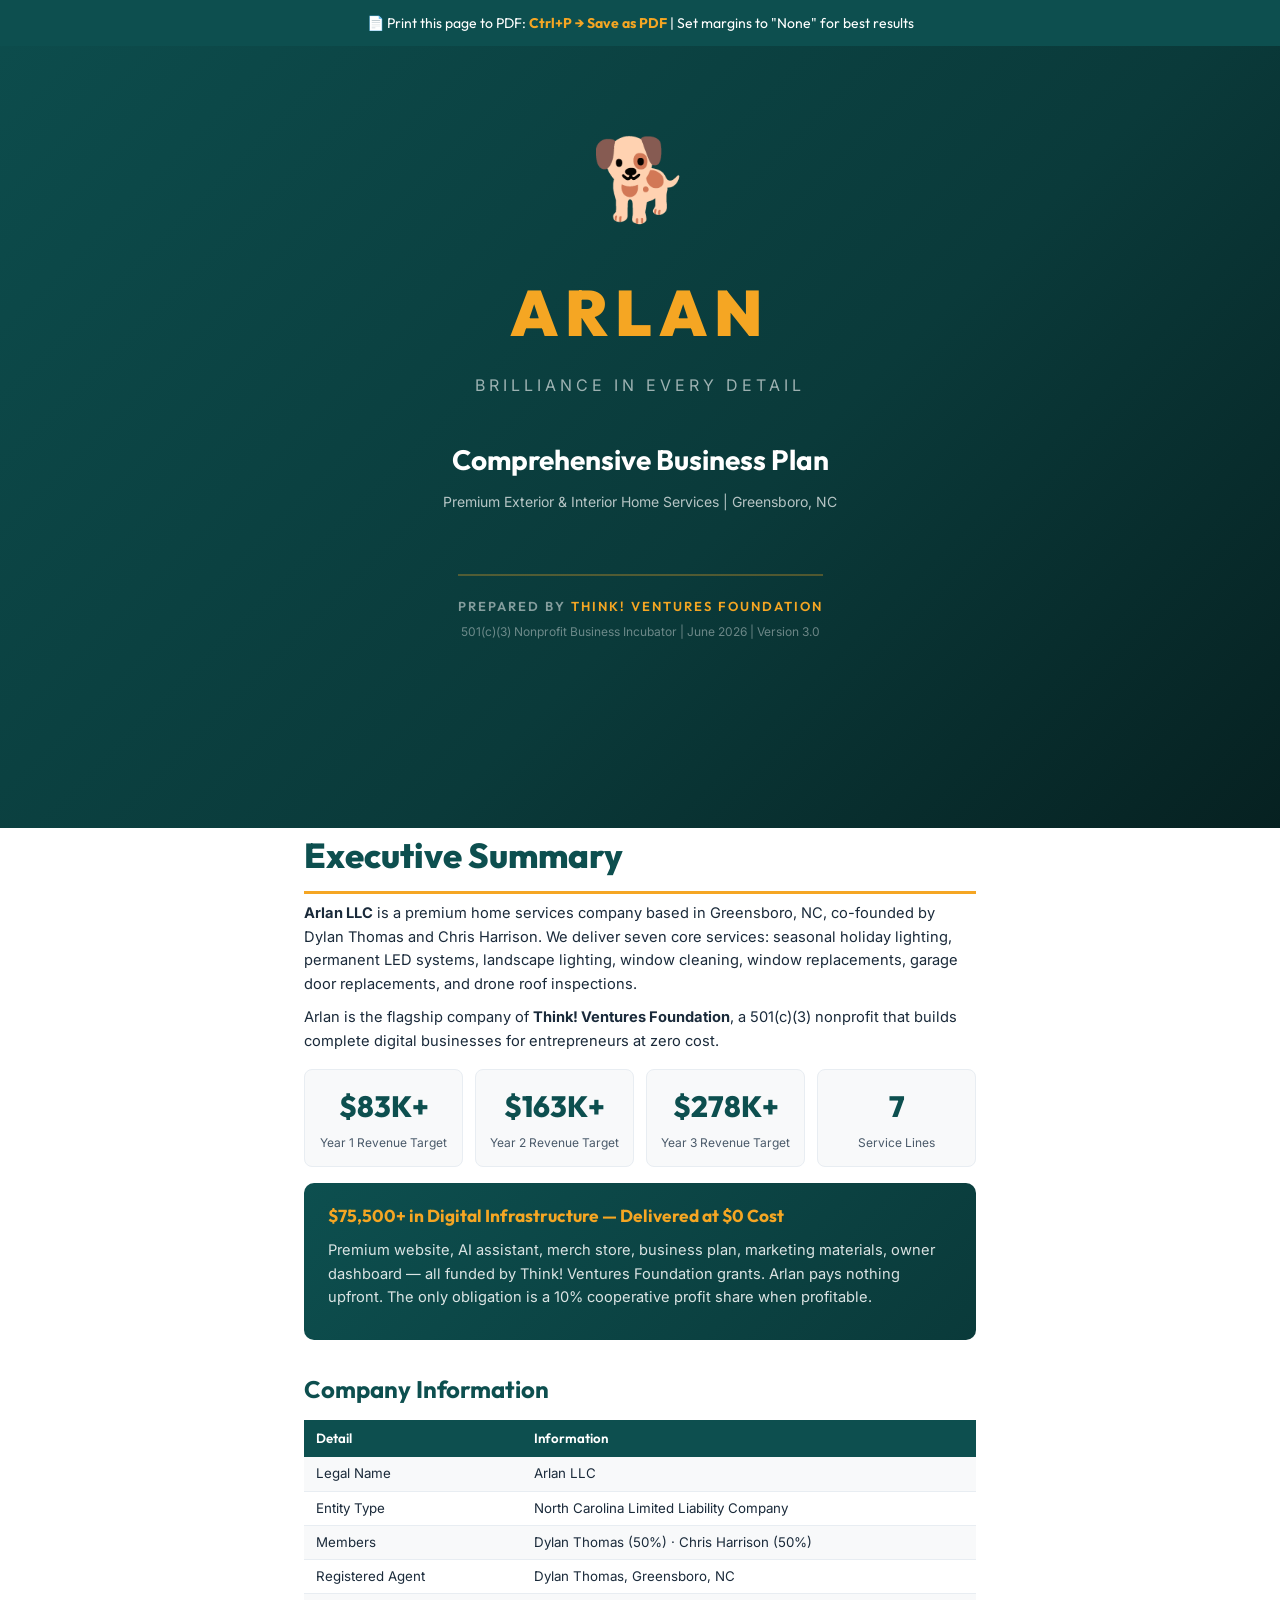
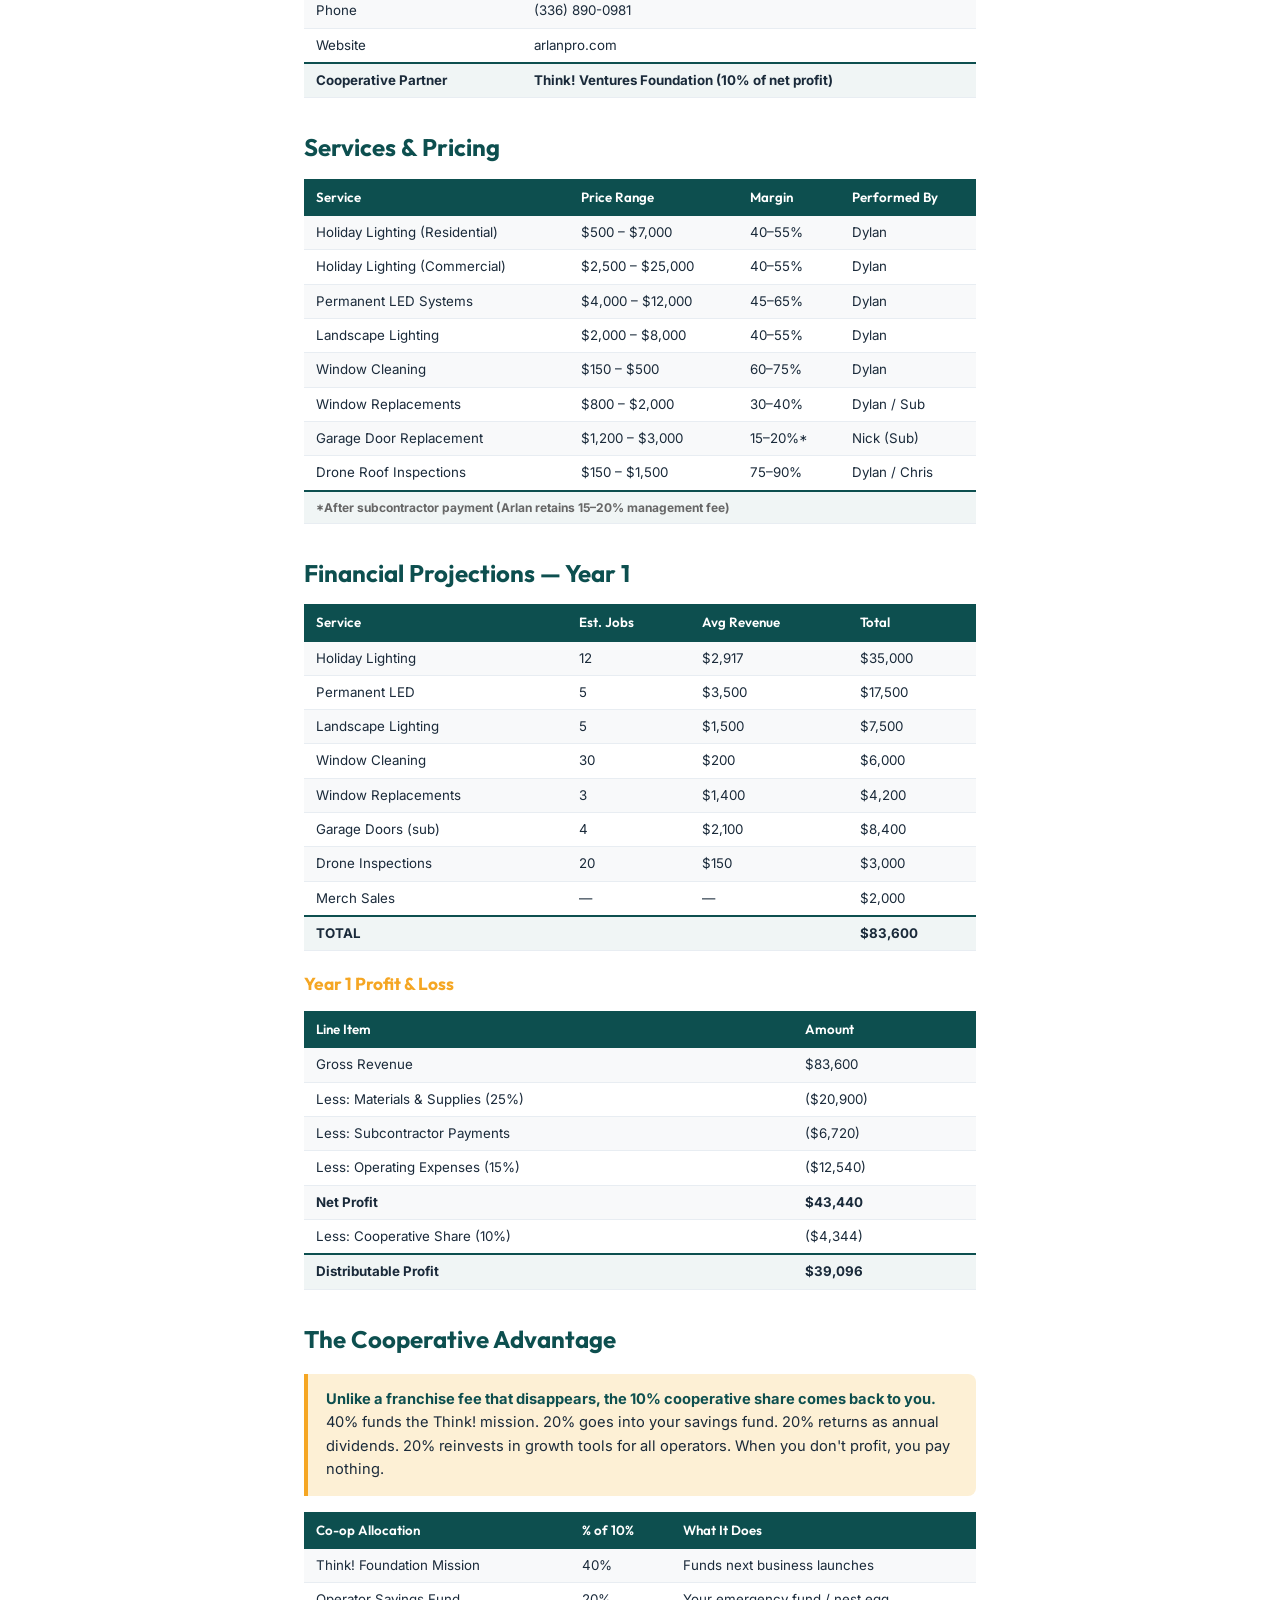
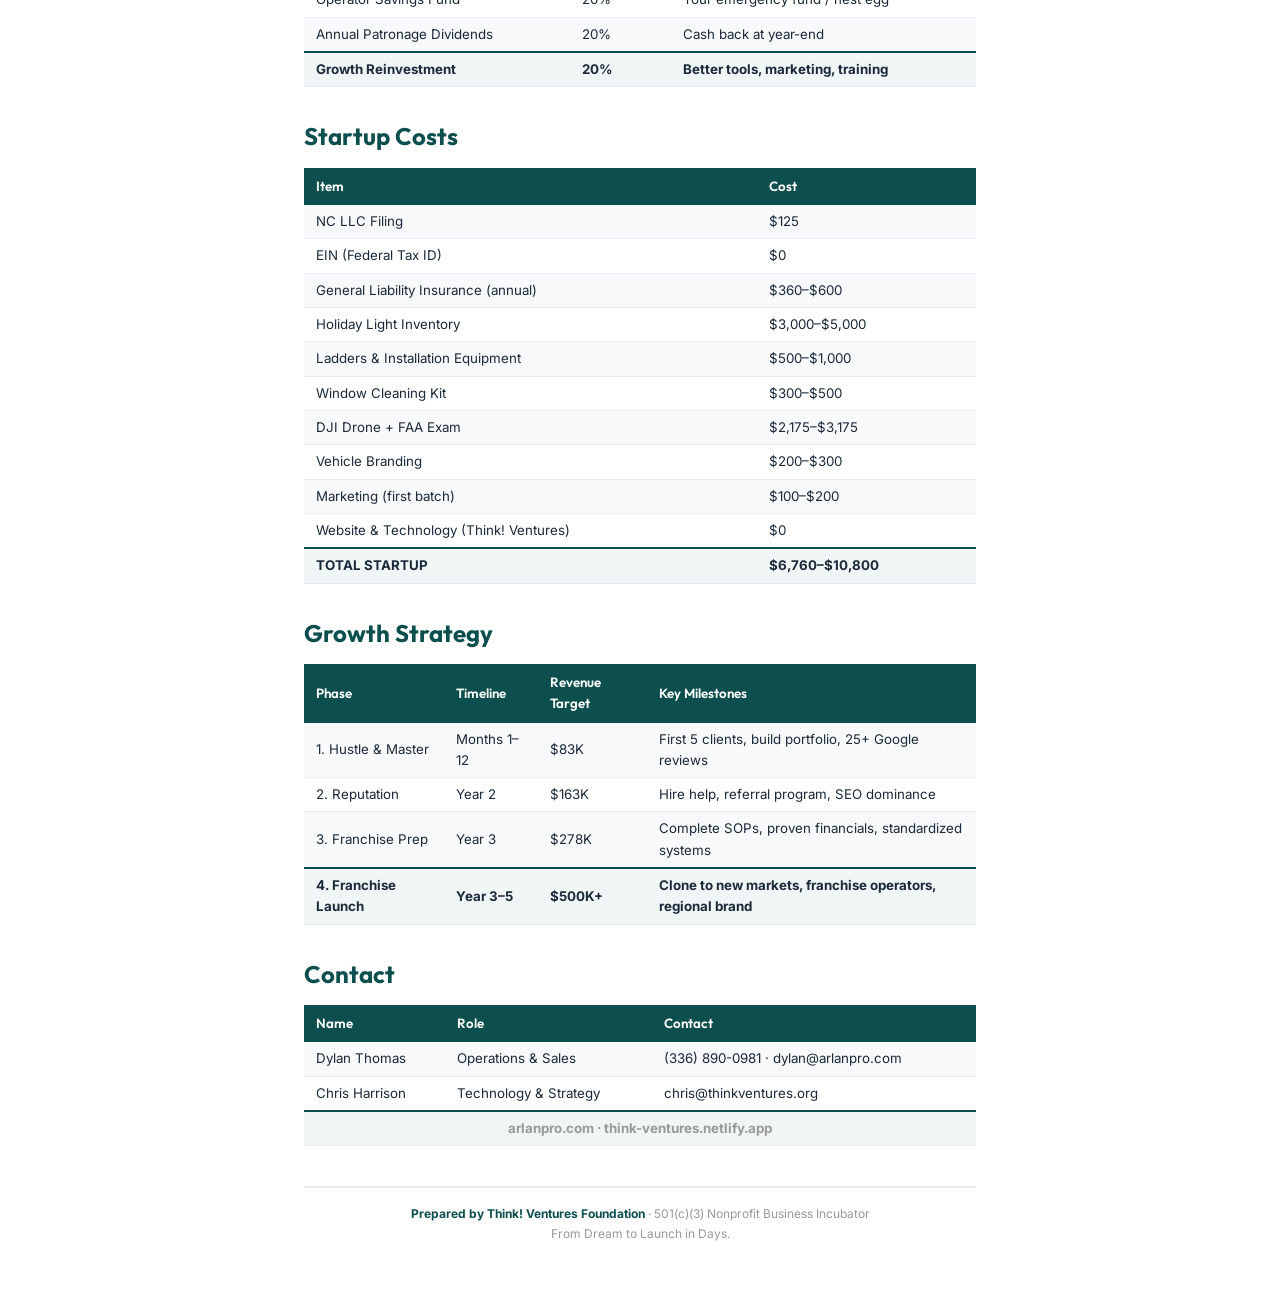
<file: print/business-plan.html>
<!DOCTYPE html>
<html lang="en">
<head>
<meta charset="UTF-8">
<title>Arlan LLC — Business Plan | Think! Ventures Foundation</title>
<style>
  @import url('https://fonts.googleapis.com/css2?family=Outfit:wght@400;600;700;800;900&family=Inter:wght@400;500;600;700&display=swap');

  * { margin: 0; padding: 0; box-sizing: border-box; }

  @page {
    size: letter;
    margin: 0.75in;
  }

  body {
    font-family: 'Inter', sans-serif;
    color: #1a2a3a;
    line-height: 1.6;
    font-size: 11pt;
    background: white;
  }

  @media print {
    .no-print { display: none !important; }
    .page-break { page-break-before: always; }
  }

  .no-print {
    background: #0d4f4f;
    color: white;
    text-align: center;
    padding: 12px;
    font-family: 'Outfit', sans-serif;
    font-size: 14px;
    position: fixed;
    top: 0;
    left: 0;
    right: 0;
    z-index: 100;
  }

  .no-print a { color: #f5a623; text-decoration: none; font-weight: 700; }

  /* ─── COVER PAGE ─── */
  .cover-page {
    height: 100vh;
    display: flex;
    flex-direction: column;
    justify-content: center;
    align-items: center;
    text-align: center;
    background: linear-gradient(135deg, #0d4f4f 0%, #0a3a3a 60%, #061f1f 100%);
    color: white;
    margin: -0.75in;
    padding: 1in;
    page-break-after: always;
  }

  .cover-mascot {
    font-size: 80px;
    margin-bottom: 20px;
  }

  .cover-brand {
    font-family: 'Outfit', sans-serif;
    font-size: 64px;
    font-weight: 900;
    color: #f5a623;
    letter-spacing: 8px;
    margin-bottom: 8px;
  }

  .cover-tagline {
    font-size: 16px;
    color: rgba(255,255,255,0.6);
    letter-spacing: 4px;
    text-transform: uppercase;
    margin-bottom: 40px;
  }

  .cover-title {
    font-family: 'Outfit', sans-serif;
    font-size: 28px;
    font-weight: 700;
    margin-bottom: 8px;
  }

  .cover-subtitle {
    font-size: 14px;
    color: rgba(255,255,255,0.7);
    margin-bottom: 60px;
  }

  .cover-footer {
    border-top: 2px solid rgba(245,166,35,0.3);
    padding-top: 20px;
  }

  .cover-ventures {
    font-family: 'Outfit', sans-serif;
    font-size: 13px;
    font-weight: 600;
    color: rgba(255,255,255,0.5);
    letter-spacing: 2px;
    text-transform: uppercase;
  }

  .cover-ventures span { color: #f5a623; }

  .cover-date {
    font-size: 12px;
    color: rgba(255,255,255,0.4);
    margin-top: 6px;
  }

  /* ─── CONTENT ─── */
  .content {
    max-width: 7in;
    margin: 0 auto;
    padding-top: 0.75in;
  }

  h1 {
    font-family: 'Outfit', sans-serif;
    font-size: 26pt;
    font-weight: 800;
    color: #0d4f4f;
    margin-bottom: 8px;
    border-bottom: 3px solid #f5a623;
    padding-bottom: 8px;
  }

  h2 {
    font-family: 'Outfit', sans-serif;
    font-size: 18pt;
    font-weight: 700;
    color: #0d4f4f;
    margin-top: 30px;
    margin-bottom: 12px;
  }

  h3 {
    font-family: 'Outfit', sans-serif;
    font-size: 13pt;
    font-weight: 700;
    color: #f5a623;
    margin-top: 20px;
    margin-bottom: 8px;
  }

  p { margin-bottom: 10px; }

  table {
    width: 100%;
    border-collapse: collapse;
    margin: 12px 0 20px;
    font-size: 10pt;
  }

  th {
    background: #0d4f4f;
    color: white;
    font-family: 'Outfit', sans-serif;
    font-weight: 600;
    text-align: left;
    padding: 8px 12px;
    font-size: 10pt;
  }

  td {
    padding: 6px 12px;
    border-bottom: 1px solid #e8edf2;
  }

  tr:nth-child(even) td {
    background: #f8f9fa;
  }

  tr:last-child td {
    font-weight: 700;
    border-top: 2px solid #0d4f4f;
    background: #f0f5f5;
  }

  .highlight-box {
    background: linear-gradient(135deg, #0d4f4f, #0a3a3a);
    color: white;
    padding: 20px 24px;
    border-radius: 10px;
    margin: 16px 0;
  }

  .highlight-box h3 { color: #f5a623; margin-top: 0; }
  .highlight-box p { color: rgba(255,255,255,0.85); }

  .gold-box {
    background: #fdf0d5;
    border-left: 4px solid #f5a623;
    padding: 14px 18px;
    margin: 16px 0;
    border-radius: 0 8px 8px 0;
  }

  .gold-box strong { color: #0d4f4f; }

  ul {
    margin: 8px 0 16px 20px;
  }

  li { margin-bottom: 4px; }

  .footer-bar {
    margin-top: 40px;
    padding-top: 16px;
    border-top: 2px solid #e8edf2;
    text-align: center;
    color: #999;
    font-size: 9pt;
  }

  .footer-bar strong { color: #0d4f4f; }

  .stat-grid {
    display: grid;
    grid-template-columns: repeat(4, 1fr);
    gap: 12px;
    margin: 16px 0;
  }

  .stat-card {
    background: #f8f9fa;
    border-radius: 8px;
    padding: 14px;
    text-align: center;
    border: 1px solid #e8edf2;
  }

  .stat-value {
    font-family: 'Outfit', sans-serif;
    font-size: 22pt;
    font-weight: 800;
    color: #0d4f4f;
  }

  .stat-label {
    font-size: 9pt;
    color: #4a5a6a;
    margin-top: 2px;
  }
</style>
</head>
<body>

<div class="no-print">
  📄 Print this page to PDF: <a href="javascript:window.print()">Ctrl+P → Save as PDF</a> | Set margins to "None" for best results
</div>

<!-- ═══════════ COVER PAGE ═══════════ -->
<div class="cover-page">
  <div class="cover-mascot">🐕</div>
  <div class="cover-brand">ARLAN</div>
  <div class="cover-tagline">Brilliance in Every Detail</div>
  <div class="cover-title">Comprehensive Business Plan</div>
  <div class="cover-subtitle">Premium Exterior & Interior Home Services | Greensboro, NC</div>
  <div class="cover-footer">
    <div class="cover-ventures">Prepared by <span>Think! Ventures Foundation</span></div>
    <div class="cover-date">501(c)(3) Nonprofit Business Incubator | June 2026 | Version 3.0</div>
  </div>
</div>

<!-- ═══════════ CONTENT ═══════════ -->
<div class="content">

<h1>Executive Summary</h1>

<p><strong>Arlan LLC</strong> is a premium home services company based in Greensboro, NC, co-founded by Dylan Thomas and Chris Harrison. We deliver seven core services: seasonal holiday lighting, permanent LED systems, landscape lighting, window cleaning, window replacements, garage door replacements, and drone roof inspections.</p>

<p>Arlan is the flagship company of <strong>Think! Ventures Foundation</strong>, a 501(c)(3) nonprofit that builds complete digital businesses for entrepreneurs at zero cost.</p>

<div class="stat-grid">
  <div class="stat-card">
    <div class="stat-value">$83K+</div>
    <div class="stat-label">Year 1 Revenue Target</div>
  </div>
  <div class="stat-card">
    <div class="stat-value">$163K+</div>
    <div class="stat-label">Year 2 Revenue Target</div>
  </div>
  <div class="stat-card">
    <div class="stat-value">$278K+</div>
    <div class="stat-label">Year 3 Revenue Target</div>
  </div>
  <div class="stat-card">
    <div class="stat-value">7</div>
    <div class="stat-label">Service Lines</div>
  </div>
</div>

<div class="highlight-box">
  <h3>$75,500+ in Digital Infrastructure — Delivered at $0 Cost</h3>
  <p>Premium website, AI assistant, merch store, business plan, marketing materials, owner dashboard — all funded by Think! Ventures Foundation grants. Arlan pays nothing upfront. The only obligation is a 10% cooperative profit share when profitable.</p>
</div>

<h2>Company Information</h2>

<table>
  <tr><th>Detail</th><th>Information</th></tr>
  <tr><td>Legal Name</td><td>Arlan LLC</td></tr>
  <tr><td>Entity Type</td><td>North Carolina Limited Liability Company</td></tr>
  <tr><td>Members</td><td>Dylan Thomas (50%) · Chris Harrison (50%)</td></tr>
  <tr><td>Registered Agent</td><td>Dylan Thomas, Greensboro, NC</td></tr>
  <tr><td>Phone</td><td>(336) 890-0981</td></tr>
  <tr><td>Website</td><td>arlanpro.com</td></tr>
  <tr><td>Cooperative Partner</td><td>Think! Ventures Foundation (10% of net profit)</td></tr>
</table>

<h2>Services & Pricing</h2>

<table>
  <tr><th>Service</th><th>Price Range</th><th>Margin</th><th>Performed By</th></tr>
  <tr><td>Holiday Lighting (Residential)</td><td>$500 – $7,000</td><td>40–55%</td><td>Dylan</td></tr>
  <tr><td>Holiday Lighting (Commercial)</td><td>$2,500 – $25,000</td><td>40–55%</td><td>Dylan</td></tr>
  <tr><td>Permanent LED Systems</td><td>$4,000 – $12,000</td><td>45–65%</td><td>Dylan</td></tr>
  <tr><td>Landscape Lighting</td><td>$2,000 – $8,000</td><td>40–55%</td><td>Dylan</td></tr>
  <tr><td>Window Cleaning</td><td>$150 – $500</td><td>60–75%</td><td>Dylan</td></tr>
  <tr><td>Window Replacements</td><td>$800 – $2,000</td><td>30–40%</td><td>Dylan / Sub</td></tr>
  <tr><td>Garage Door Replacement</td><td>$1,200 – $3,000</td><td>15–20%*</td><td>Nick (Sub)</td></tr>
  <tr><td>Drone Roof Inspections</td><td>$150 – $1,500</td><td>75–90%</td><td>Dylan / Chris</td></tr>
  <tr><td colspan="4" style="font-size:9pt;color:#666;">*After subcontractor payment (Arlan retains 15–20% management fee)</td></tr>
</table>

<div class="page-break"></div>

<h2>Financial Projections — Year 1</h2>

<table>
  <tr><th>Service</th><th>Est. Jobs</th><th>Avg Revenue</th><th>Total</th></tr>
  <tr><td>Holiday Lighting</td><td>12</td><td>$2,917</td><td>$35,000</td></tr>
  <tr><td>Permanent LED</td><td>5</td><td>$3,500</td><td>$17,500</td></tr>
  <tr><td>Landscape Lighting</td><td>5</td><td>$1,500</td><td>$7,500</td></tr>
  <tr><td>Window Cleaning</td><td>30</td><td>$200</td><td>$6,000</td></tr>
  <tr><td>Window Replacements</td><td>3</td><td>$1,400</td><td>$4,200</td></tr>
  <tr><td>Garage Doors (sub)</td><td>4</td><td>$2,100</td><td>$8,400</td></tr>
  <tr><td>Drone Inspections</td><td>20</td><td>$150</td><td>$3,000</td></tr>
  <tr><td>Merch Sales</td><td>—</td><td>—</td><td>$2,000</td></tr>
  <tr><td><strong>TOTAL</strong></td><td></td><td></td><td><strong>$83,600</strong></td></tr>
</table>

<h3>Year 1 Profit & Loss</h3>
<table>
  <tr><th>Line Item</th><th>Amount</th></tr>
  <tr><td>Gross Revenue</td><td>$83,600</td></tr>
  <tr><td>Less: Materials & Supplies (25%)</td><td>($20,900)</td></tr>
  <tr><td>Less: Subcontractor Payments</td><td>($6,720)</td></tr>
  <tr><td>Less: Operating Expenses (15%)</td><td>($12,540)</td></tr>
  <tr><td><strong>Net Profit</strong></td><td><strong>$43,440</strong></td></tr>
  <tr><td>Less: Cooperative Share (10%)</td><td>($4,344)</td></tr>
  <tr><td><strong>Distributable Profit</strong></td><td><strong>$39,096</strong></td></tr>
</table>

<h2>The Cooperative Advantage</h2>

<div class="gold-box">
  <strong>Unlike a franchise fee that disappears, the 10% cooperative share comes back to you.</strong> 40% funds the Think! mission. 20% goes into your savings fund. 20% returns as annual dividends. 20% reinvests in growth tools for all operators. When you don't profit, you pay nothing.
</div>

<table>
  <tr><th>Co-op Allocation</th><th>% of 10%</th><th>What It Does</th></tr>
  <tr><td>Think! Foundation Mission</td><td>40%</td><td>Funds next business launches</td></tr>
  <tr><td>Operator Savings Fund</td><td>20%</td><td>Your emergency fund / nest egg</td></tr>
  <tr><td>Annual Patronage Dividends</td><td>20%</td><td>Cash back at year-end</td></tr>
  <tr><td>Growth Reinvestment</td><td>20%</td><td>Better tools, marketing, training</td></tr>
</table>

<h2>Startup Costs</h2>

<table>
  <tr><th>Item</th><th>Cost</th></tr>
  <tr><td>NC LLC Filing</td><td>$125</td></tr>
  <tr><td>EIN (Federal Tax ID)</td><td>$0</td></tr>
  <tr><td>General Liability Insurance (annual)</td><td>$360–$600</td></tr>
  <tr><td>Holiday Light Inventory</td><td>$3,000–$5,000</td></tr>
  <tr><td>Ladders & Installation Equipment</td><td>$500–$1,000</td></tr>
  <tr><td>Window Cleaning Kit</td><td>$300–$500</td></tr>
  <tr><td>DJI Drone + FAA Exam</td><td>$2,175–$3,175</td></tr>
  <tr><td>Vehicle Branding</td><td>$200–$300</td></tr>
  <tr><td>Marketing (first batch)</td><td>$100–$200</td></tr>
  <tr><td>Website & Technology (Think! Ventures)</td><td>$0</td></tr>
  <tr><td><strong>TOTAL STARTUP</strong></td><td><strong>$6,760–$10,800</strong></td></tr>
</table>

<div class="page-break"></div>

<h2>Growth Strategy</h2>

<table>
  <tr><th>Phase</th><th>Timeline</th><th>Revenue Target</th><th>Key Milestones</th></tr>
  <tr><td>1. Hustle & Master</td><td>Months 1–12</td><td>$83K</td><td>First 5 clients, build portfolio, 25+ Google reviews</td></tr>
  <tr><td>2. Reputation</td><td>Year 2</td><td>$163K</td><td>Hire help, referral program, SEO dominance</td></tr>
  <tr><td>3. Franchise Prep</td><td>Year 3</td><td>$278K</td><td>Complete SOPs, proven financials, standardized systems</td></tr>
  <tr><td>4. Franchise Launch</td><td>Year 3–5</td><td>$500K+</td><td>Clone to new markets, franchise operators, regional brand</td></tr>
</table>

<h2>Contact</h2>

<table>
  <tr><th>Name</th><th>Role</th><th>Contact</th></tr>
  <tr><td>Dylan Thomas</td><td>Operations & Sales</td><td>(336) 890-0981 · dylan@arlanpro.com</td></tr>
  <tr><td>Chris Harrison</td><td>Technology & Strategy</td><td>chris@thinkventures.org</td></tr>
  <tr><td colspan="3" style="text-align:center;color:#999;">arlanpro.com · think-ventures.netlify.app</td></tr>
</table>

<div class="footer-bar">
  <strong>Prepared by Think! Ventures Foundation</strong> · 501(c)(3) Nonprofit Business Incubator<br>
  From Dream to Launch in Days.
</div>

</div>

</body>
</html>
</file>
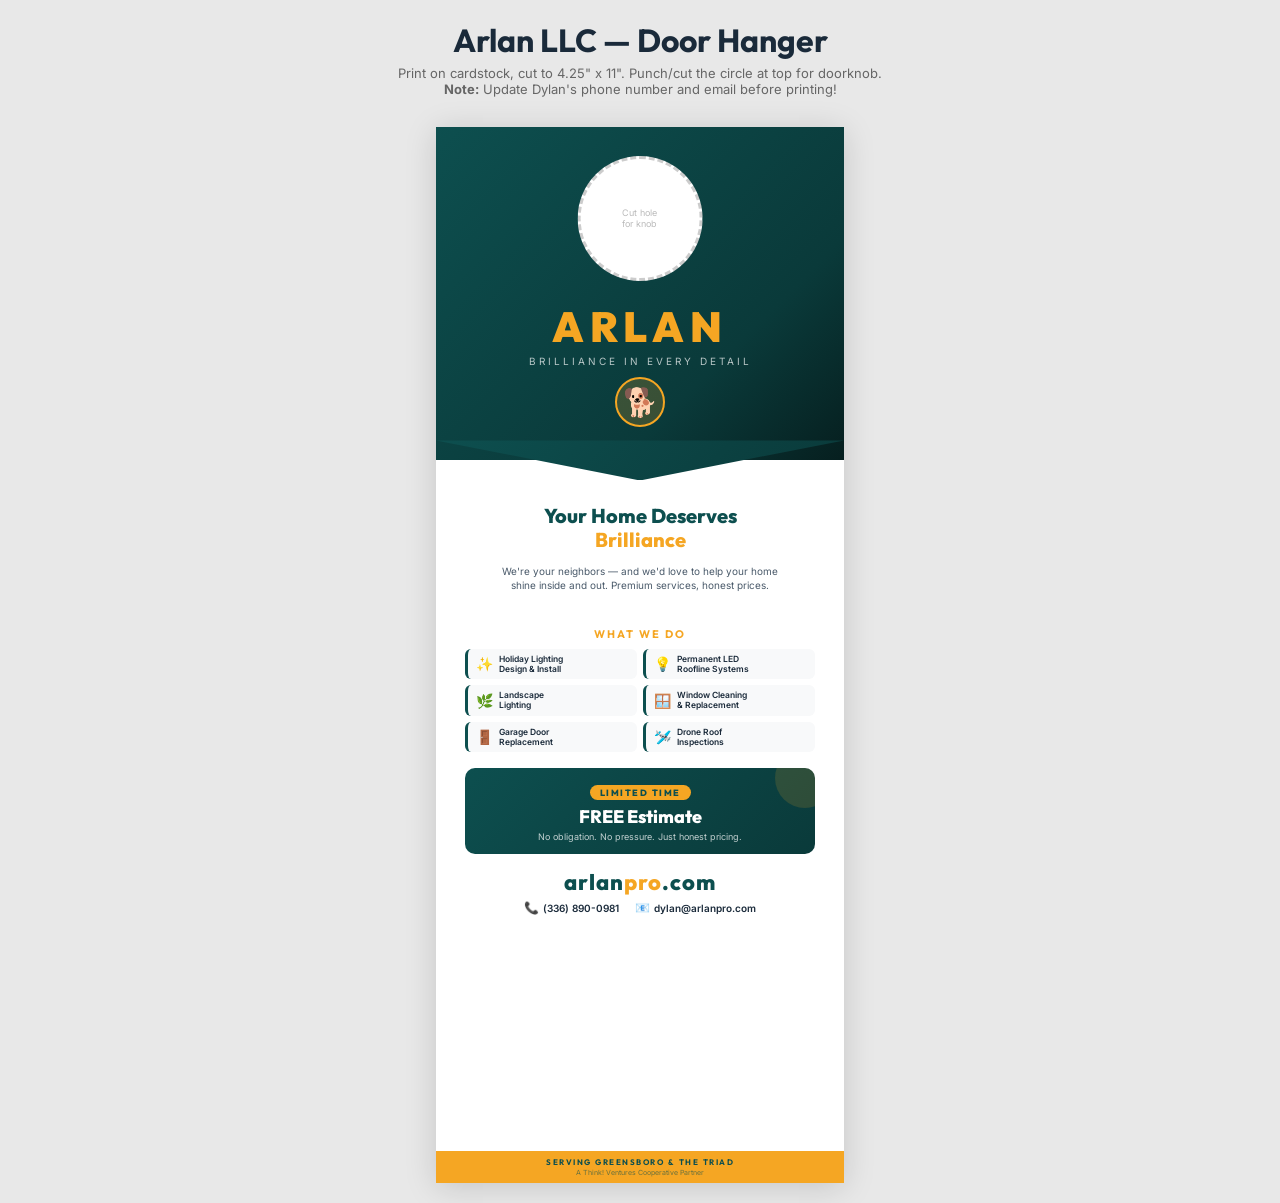
<file: print/door-hanger.html>
<!DOCTYPE html>
<html lang="en">
<head>
<meta charset="UTF-8">
<title>Arlan LLC — Door Hanger (Print Ready)</title>
<style>
  @import url('https://fonts.googleapis.com/css2?family=Outfit:wght@400;600;700;800;900&family=Inter:wght@400;500;600;700&display=swap');

  * { margin: 0; padding: 0; box-sizing: border-box; }

  body {
    font-family: 'Inter', sans-serif;
    background: #e8e8e8;
    padding: 20px;
    display: flex;
    flex-direction: column;
    align-items: center;
  }

  h1 { font-family: 'Outfit', sans-serif; text-align: center; margin-bottom: 5px; color: #1a2a3a; }
  .instructions { text-align: center; color: #666; margin-bottom: 30px; font-size: 13px; max-width: 600px; }

  @media print {
    body { background: white; padding: 0; }
    h1, .instructions { display: none !important; }
    .hanger-wrapper { box-shadow: none !important; margin: 0 !important; }
  }

  .hanger-wrapper {
    width: 4.25in;
    height: 11in;
    background: white;
    box-shadow: 0 4px 30px rgba(0,0,0,0.15);
    position: relative;
    overflow: hidden;
    page-break-after: always;
  }

  /* ─── DOOR HOLE ─── */
  .door-hole {
    width: 1.3in;
    height: 1.3in;
    border: 3px dashed #ccc;
    border-radius: 50%;
    position: absolute;
    top: 0.3in;
    left: 50%;
    transform: translateX(-50%);
    background: white;
    z-index: 10;
    display: flex;
    align-items: center;
    justify-content: center;
    font-size: 9px;
    color: #bbb;
    text-align: center;
  }

  /* ─── TOP SECTION (TEAL HEADER) ─── */
  .header-section {
    background: linear-gradient(135deg, #0d4f4f 0%, #0a3a3a 70%, #061f1f 100%);
    padding: 1.8in 0.3in 0.35in;
    text-align: center;
    position: relative;
  }

  .header-section::after {
    content: '';
    position: absolute;
    bottom: -20px;
    left: 0;
    right: 0;
    height: 40px;
    background: linear-gradient(135deg, #0d4f4f, #0a3a3a);
    clip-path: polygon(0 0, 100% 0, 50% 100%);
  }

  .brand-name {
    font-family: 'Outfit', sans-serif;
    font-size: 42px;
    font-weight: 900;
    color: #f5a623;
    letter-spacing: 6px;
    margin-bottom: 2px;
  }

  .tagline {
    font-size: 10px;
    color: rgba(255,255,255,0.7);
    letter-spacing: 3px;
    text-transform: uppercase;
  }

  .mascot-badge {
    width: 50px;
    height: 50px;
    border-radius: 50%;
    background: rgba(245,166,35,0.2);
    border: 2px solid #f5a623;
    margin: 10px auto 0;
    display: flex;
    align-items: center;
    justify-content: center;
    font-size: 28px;
  }

  /* ─── MAIN CONTENT ─── */
  .main-content {
    padding: 0.45in 0.3in 0.2in;
  }

  .headline {
    font-family: 'Outfit', sans-serif;
    font-size: 20px;
    font-weight: 800;
    color: #0d4f4f;
    text-align: center;
    line-height: 1.2;
    margin-bottom: 12px;
  }

  .headline span {
    color: #f5a623;
  }

  .subheadline {
    font-size: 10px;
    color: #4a5a6a;
    text-align: center;
    margin-bottom: 16px;
    line-height: 1.4;
  }

  /* ─── SERVICES LIST ─── */
  .services-section {
    padding: 0 0.3in;
  }

  .services-title {
    font-family: 'Outfit', sans-serif;
    font-size: 11px;
    font-weight: 700;
    color: #f5a623;
    text-transform: uppercase;
    letter-spacing: 2px;
    text-align: center;
    margin-bottom: 8px;
  }

  .services-grid {
    display: grid;
    grid-template-columns: 1fr 1fr;
    gap: 6px;
  }

  .service-item {
    display: flex;
    align-items: center;
    gap: 6px;
    padding: 5px 8px;
    background: #f8f9fa;
    border-radius: 6px;
    border-left: 3px solid #0d4f4f;
  }

  .service-icon {
    font-size: 14px;
    flex-shrink: 0;
  }

  .service-text {
    font-size: 8.5px;
    font-weight: 600;
    color: #1a2a3a;
    line-height: 1.2;
  }

  /* ─── OFFER BOX ─── */
  .offer-section {
    margin: 16px 0.3in 0;
    background: linear-gradient(135deg, #0d4f4f, #0a3a3a);
    border-radius: 10px;
    padding: 12px 16px;
    text-align: center;
    position: relative;
    overflow: hidden;
  }

  .offer-section::before {
    content: '';
    position: absolute;
    top: -20px;
    right: -20px;
    width: 60px;
    height: 60px;
    background: rgba(245,166,35,0.15);
    border-radius: 50%;
  }

  .offer-badge {
    display: inline-block;
    background: #f5a623;
    color: #0d4f4f;
    font-family: 'Outfit', sans-serif;
    font-size: 9px;
    font-weight: 800;
    padding: 2px 10px;
    border-radius: 10px;
    letter-spacing: 1.5px;
    text-transform: uppercase;
    margin-bottom: 6px;
  }

  .offer-text {
    font-family: 'Outfit', sans-serif;
    font-size: 18px;
    font-weight: 800;
    color: white;
    line-height: 1.2;
    margin-bottom: 4px;
  }

  .offer-sub {
    font-size: 9px;
    color: rgba(255,255,255,0.75);
  }

  /* ─── CONTACT FOOTER ─── */
  .contact-footer {
    margin: 14px 0.3in 0;
    text-align: center;
  }

  .contact-row {
    display: flex;
    justify-content: center;
    gap: 16px;
    margin-bottom: 8px;
  }

  .contact-item {
    display: flex;
    align-items: center;
    gap: 4px;
    font-size: 10px;
    color: #1a2a3a;
    font-weight: 600;
  }

  .contact-icon {
    font-size: 12px;
  }

  .website-big {
    font-family: 'Outfit', sans-serif;
    font-size: 22px;
    font-weight: 800;
    color: #0d4f4f;
    letter-spacing: 1px;
    margin-bottom: 4px;
  }

  .website-big span { color: #f5a623; }

  /* ─── BOTTOM BAR ─── */
  .bottom-bar {
    position: absolute;
    bottom: 0;
    left: 0;
    right: 0;
    background: #f5a623;
    padding: 6px;
    text-align: center;
  }

  .bottom-bar-text {
    font-family: 'Outfit', sans-serif;
    font-size: 8px;
    font-weight: 700;
    color: #0d4f4f;
    letter-spacing: 1.5px;
    text-transform: uppercase;
  }

  .ventures-tag {
    font-size: 7px;
    color: rgba(13,79,79,0.6);
    margin-top: 1px;
  }

  /* ─── TEAR-OFF TABS ─── */
  .tear-offs {
    display: flex;
    justify-content: center;
    gap: 0;
    margin: 10px 0.15in 0;
  }

  .tear-tab {
    width: 0.75in;
    border: 1px dashed #ccc;
    padding: 4px 2px;
    text-align: center;
    transform: rotate(0deg);
  }

  .tear-tab .tab-brand {
    font-family: 'Outfit', sans-serif;
    font-size: 7px;
    font-weight: 800;
    color: #0d4f4f;
    letter-spacing: 1px;
  }

  .tear-tab .tab-phone {
    font-size: 6.5px;
    color: #1a2a3a;
    font-weight: 600;
  }

  .tear-tab .tab-url {
    font-size: 5.5px;
    color: #f5a623;
    font-weight: 600;
  }
</style>
</head>
<body>

<h1>Arlan LLC — Door Hanger</h1>
<p class="instructions">Print on cardstock, cut to 4.25" x 11". Punch/cut the circle at top for doorknob.<br>
<strong>Note:</strong> Update Dylan's phone number and email before printing!</p>

<div class="hanger-wrapper">
  <div class="door-hole">Cut hole<br>for knob</div>

  <div class="header-section">
    <div class="brand-name">ARLAN</div>
    <div class="tagline">Brilliance in Every Detail</div>
    <div class="mascot-badge">🐕</div>
  </div>

  <div class="main-content">
    <div class="headline">Your Home Deserves<br><span>Brilliance</span></div>
    <div class="subheadline">
      We're your neighbors — and we'd love to help your home<br>
      shine inside and out. Premium services, honest prices.
    </div>
  </div>

  <div class="services-section">
    <div class="services-title">What We Do</div>
    <div class="services-grid">
      <div class="service-item">
        <span class="service-icon">✨</span>
        <span class="service-text">Holiday Lighting<br>Design & Install</span>
      </div>
      <div class="service-item">
        <span class="service-icon">💡</span>
        <span class="service-text">Permanent LED<br>Roofline Systems</span>
      </div>
      <div class="service-item">
        <span class="service-icon">🌿</span>
        <span class="service-text">Landscape<br>Lighting</span>
      </div>
      <div class="service-item">
        <span class="service-icon">🪟</span>
        <span class="service-text">Window Cleaning<br>& Replacement</span>
      </div>
      <div class="service-item">
        <span class="service-icon">🚪</span>
        <span class="service-text">Garage Door<br>Replacement</span>
      </div>
      <div class="service-item">
        <span class="service-icon">🛩️</span>
        <span class="service-text">Drone Roof<br>Inspections</span>
      </div>
    </div>
  </div>

  <div class="offer-section">
    <div class="offer-badge">Limited Time</div>
    <div class="offer-text">FREE Estimate</div>
    <div class="offer-sub">No obligation. No pressure. Just honest pricing.</div>
  </div>

  <div class="contact-footer">
    <div class="website-big">arlan<span>pro</span>.com</div>
    <div class="contact-row">
      <div class="contact-item">
        <span class="contact-icon">📞</span>
        (336) 890-0981
      </div>
      <div class="contact-item">
        <span class="contact-icon">📧</span>
        dylan@arlanpro.com
      </div>
    </div>
  </div>

  <div class="bottom-bar">
    <div class="bottom-bar-text">Serving Greensboro & the Triad</div>
    <div class="ventures-tag">A Think! Ventures Cooperative Partner</div>
  </div>
</div>

</body>
</html>
</file>
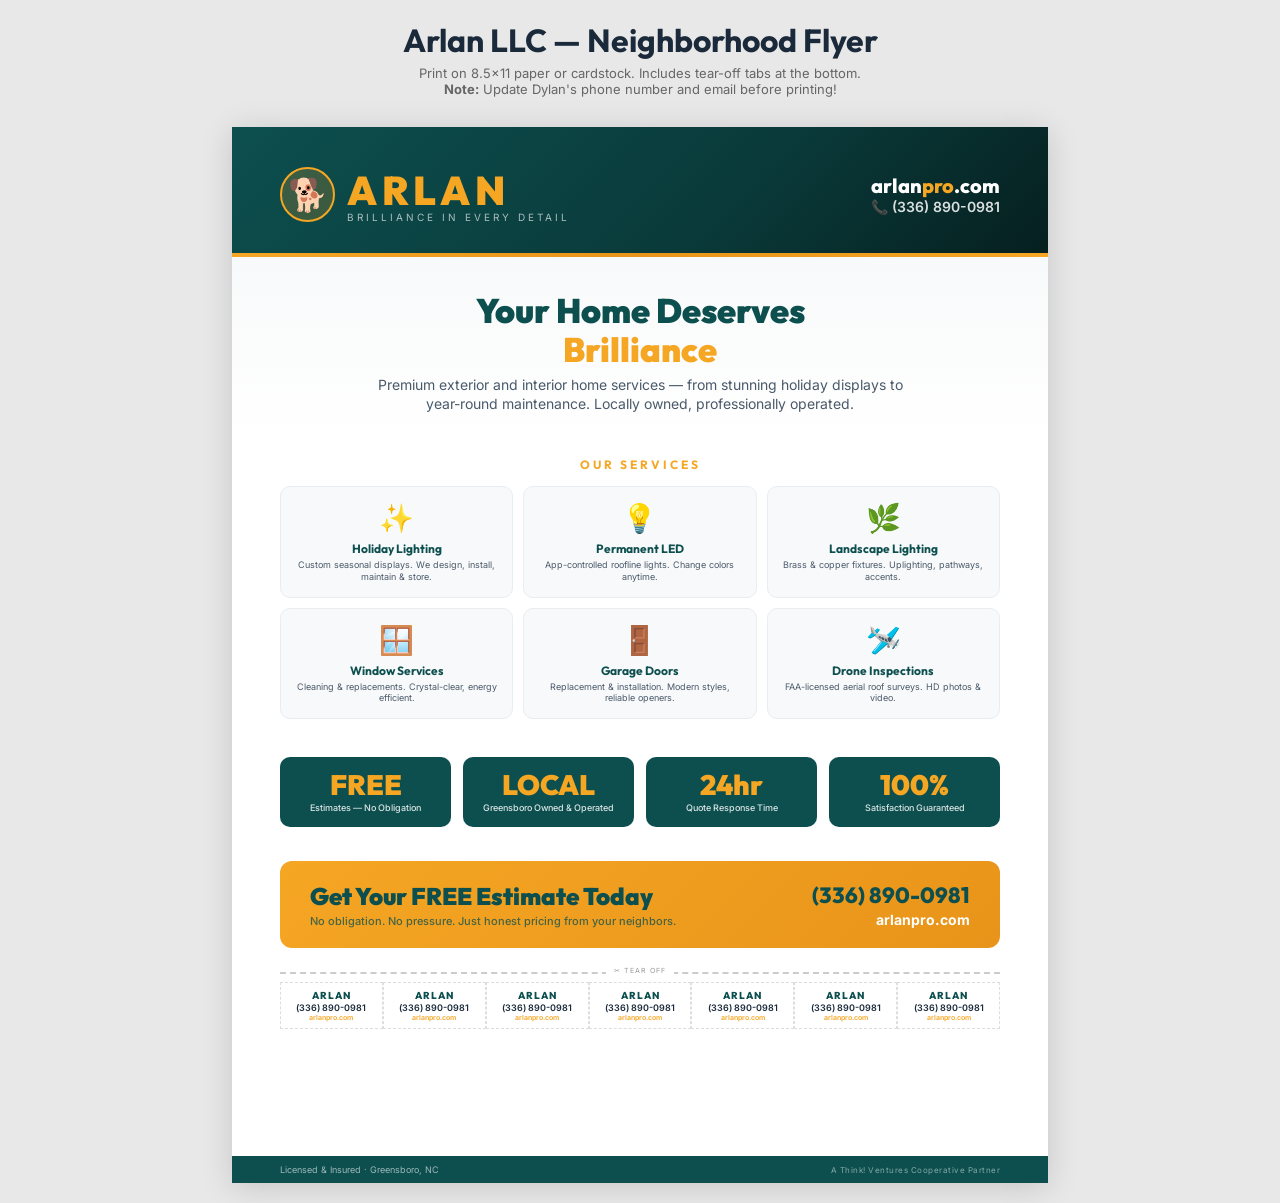
<file: print/flyer.html>
<!DOCTYPE html>
<html lang="en">
<head>
<meta charset="UTF-8">
<title>Arlan LLC — Neighborhood Flyer (Print Ready)</title>
<style>
  @import url('https://fonts.googleapis.com/css2?family=Outfit:wght@400;600;700;800;900&family=Inter:wght@400;500;600;700&display=swap');

  * { margin: 0; padding: 0; box-sizing: border-box; }

  body {
    font-family: 'Inter', sans-serif;
    background: #e8e8e8;
    padding: 20px;
    display: flex;
    flex-direction: column;
    align-items: center;
  }

  h1 { font-family: 'Outfit', sans-serif; text-align: center; margin-bottom: 5px; color: #1a2a3a; }
  .instructions { text-align: center; color: #666; margin-bottom: 30px; font-size: 13px; max-width: 600px; }

  @media print {
    body { background: white; padding: 0; }
    h1, .instructions { display: none !important; }
    .flyer { box-shadow: none !important; margin: 0 !important; }
  }

  .flyer {
    width: 8.5in;
    height: 11in;
    background: white;
    box-shadow: 0 4px 30px rgba(0,0,0,0.15);
    position: relative;
    overflow: hidden;
  }

  /* ─── TOP BANNER ─── */
  .top-banner {
    background: linear-gradient(135deg, #0d4f4f 0%, #0a3a3a 60%, #061f1f 100%);
    padding: 0.4in 0.5in 0.35in;
    display: flex;
    justify-content: space-between;
    align-items: center;
    position: relative;
  }

  .top-banner::after {
    content: '';
    position: absolute;
    bottom: 0;
    left: 0;
    right: 0;
    height: 4px;
    background: linear-gradient(90deg, #f5a623, #e8941a, #f5a623);
  }

  .banner-left {
    display: flex;
    align-items: center;
    gap: 12px;
  }

  .banner-mascot {
    width: 55px;
    height: 55px;
    border-radius: 50%;
    background: rgba(245,166,35,0.2);
    border: 2.5px solid #f5a623;
    display: flex;
    align-items: center;
    justify-content: center;
    font-size: 32px;
    flex-shrink: 0;
  }

  .banner-brand {
    font-family: 'Outfit', sans-serif;
    font-size: 40px;
    font-weight: 900;
    color: #f5a623;
    letter-spacing: 5px;
  }

  .banner-tagline {
    font-size: 10px;
    color: rgba(255,255,255,0.65);
    letter-spacing: 3px;
    text-transform: uppercase;
    margin-top: -4px;
  }

  .banner-right {
    text-align: right;
  }

  .banner-website {
    font-family: 'Outfit', sans-serif;
    font-size: 20px;
    font-weight: 800;
    color: white;
  }
  .banner-website span { color: #f5a623; }

  .banner-phone {
    font-size: 14px;
    color: rgba(255,255,255,0.85);
    font-weight: 600;
  }

  /* ─── HERO HEADLINE ─── */
  .hero-section {
    padding: 0.35in 0.5in 0.25in;
    text-align: center;
    background: linear-gradient(to bottom, #f8f9fa 0%, white 100%);
  }

  .hero-headline {
    font-family: 'Outfit', sans-serif;
    font-size: 34px;
    font-weight: 900;
    color: #0d4f4f;
    line-height: 1.15;
    margin-bottom: 6px;
  }

  .hero-headline span { color: #f5a623; }

  .hero-sub {
    font-size: 14px;
    color: #4a5a6a;
    line-height: 1.4;
    max-width: 550px;
    margin: 0 auto;
  }

  /* ─── SERVICES GRID ─── */
  .services-section {
    padding: 0.2in 0.5in;
  }

  .section-title {
    font-family: 'Outfit', sans-serif;
    font-size: 12px;
    font-weight: 700;
    color: #f5a623;
    text-transform: uppercase;
    letter-spacing: 3px;
    text-align: center;
    margin-bottom: 14px;
  }

  .services-grid {
    display: grid;
    grid-template-columns: repeat(3, 1fr);
    gap: 10px;
  }

  .service-card {
    background: #f8f9fa;
    border-radius: 10px;
    padding: 14px 12px;
    text-align: center;
    border: 1.5px solid #e8edf2;
    transition: all 0.3s;
  }

  .service-card:hover {
    border-color: #f5a623;
    transform: translateY(-2px);
  }

  .service-emoji {
    font-size: 28px;
    margin-bottom: 6px;
    display: block;
  }

  .service-name {
    font-family: 'Outfit', sans-serif;
    font-size: 12px;
    font-weight: 700;
    color: #0d4f4f;
    margin-bottom: 3px;
  }

  .service-desc {
    font-size: 9px;
    color: #4a5a6a;
    line-height: 1.3;
  }

  /* ─── WHY ARLAN ─── */
  .why-section {
    padding: 0.2in 0.5in;
    display: flex;
    gap: 12px;
  }

  .why-card {
    flex: 1;
    background: #0d4f4f;
    border-radius: 10px;
    padding: 14px;
    text-align: center;
  }

  .why-number {
    font-family: 'Outfit', sans-serif;
    font-size: 28px;
    font-weight: 900;
    color: #f5a623;
    line-height: 1;
  }

  .why-label {
    font-size: 9px;
    color: rgba(255,255,255,0.85);
    margin-top: 3px;
    font-weight: 500;
  }

  /* ─── CTA BOX ─── */
  .cta-section {
    margin: 0.15in 0.5in;
    background: linear-gradient(135deg, #f5a623 0%, #e8941a 100%);
    border-radius: 12px;
    padding: 20px 30px;
    display: flex;
    justify-content: space-between;
    align-items: center;
  }

  .cta-left h2 {
    font-family: 'Outfit', sans-serif;
    font-size: 24px;
    font-weight: 900;
    color: #0d4f4f;
    margin-bottom: 3px;
  }

  .cta-left p {
    font-size: 11px;
    color: rgba(13,79,79,0.75);
    font-weight: 500;
  }

  .cta-right {
    text-align: right;
  }

  .cta-phone {
    font-family: 'Outfit', sans-serif;
    font-size: 22px;
    font-weight: 800;
    color: #0d4f4f;
    margin-bottom: 2px;
  }

  .cta-url {
    font-size: 14px;
    font-weight: 700;
    color: white;
  }

  /* ─── BOTTOM ─── */
  .bottom-section {
    position: absolute;
    bottom: 0;
    left: 0;
    right: 0;
    background: #0d4f4f;
    padding: 8px 0.5in;
    display: flex;
    justify-content: space-between;
    align-items: center;
  }

  .bottom-left {
    font-size: 9px;
    color: rgba(255,255,255,0.6);
  }

  .bottom-right {
    font-size: 8px;
    color: rgba(255,255,255,0.5);
    letter-spacing: 0.5px;
  }

  /* ─── TEAR-OFF TABS ─── */
  .tear-section {
    padding: 0.1in 0.5in 0.5in;
  }

  .tear-line {
    border-top: 2px dashed #ccc;
    margin-bottom: 8px;
    position: relative;
  }

  .tear-label {
    position: absolute;
    top: -8px;
    left: 50%;
    transform: translateX(-50%);
    background: white;
    padding: 0 8px;
    font-size: 7px;
    color: #999;
    text-transform: uppercase;
    letter-spacing: 1px;
  }

  .tear-tabs {
    display: flex;
    gap: 0;
  }

  .tear-tab {
    flex: 1;
    border: 1px dashed #ddd;
    padding: 6px 4px;
    text-align: center;
  }

  .tear-tab .t-brand {
    font-family: 'Outfit', sans-serif;
    font-size: 10px;
    font-weight: 800;
    color: #0d4f4f;
    letter-spacing: 1px;
  }

  .tear-tab .t-phone {
    font-size: 9px;
    color: #1a2a3a;
    font-weight: 600;
  }

  .tear-tab .t-url {
    font-size: 7px;
    color: #f5a623;
    font-weight: 600;
  }
</style>
</head>
<body>

<h1>Arlan LLC — Neighborhood Flyer</h1>
<p class="instructions">Print on 8.5×11 paper or cardstock. Includes tear-off tabs at the bottom.<br>
<strong>Note:</strong> Update Dylan's phone number and email before printing!</p>

<div class="flyer">

  <!-- TOP BANNER -->
  <div class="top-banner">
    <div class="banner-left">
      <div class="banner-mascot">🐕</div>
      <div>
        <div class="banner-brand">ARLAN</div>
        <div class="banner-tagline">Brilliance in Every Detail</div>
      </div>
    </div>
    <div class="banner-right">
      <div class="banner-website">arlan<span>pro</span>.com</div>
      <div class="banner-phone">📞 (336) 890-0981</div>
    </div>
  </div>

  <!-- HERO -->
  <div class="hero-section">
    <h1 class="hero-headline">Your Home Deserves<br><span>Brilliance</span></h1>
    <p class="hero-sub">Premium exterior and interior home services — from stunning holiday displays to year-round maintenance. Locally owned, professionally operated.</p>
  </div>

  <!-- SERVICES -->
  <div class="services-section">
    <div class="section-title">Our Services</div>
    <div class="services-grid">
      <div class="service-card">
        <span class="service-emoji">✨</span>
        <div class="service-name">Holiday Lighting</div>
        <div class="service-desc">Custom seasonal displays. We design, install, maintain & store.</div>
      </div>
      <div class="service-card">
        <span class="service-emoji">💡</span>
        <div class="service-name">Permanent LED</div>
        <div class="service-desc">App-controlled roofline lights. Change colors anytime.</div>
      </div>
      <div class="service-card">
        <span class="service-emoji">🌿</span>
        <div class="service-name">Landscape Lighting</div>
        <div class="service-desc">Brass & copper fixtures. Uplighting, pathways, accents.</div>
      </div>
      <div class="service-card">
        <span class="service-emoji">🪟</span>
        <div class="service-name">Window Services</div>
        <div class="service-desc">Cleaning & replacements. Crystal-clear, energy efficient.</div>
      </div>
      <div class="service-card">
        <span class="service-emoji">🚪</span>
        <div class="service-name">Garage Doors</div>
        <div class="service-desc">Replacement & installation. Modern styles, reliable openers.</div>
      </div>
      <div class="service-card">
        <span class="service-emoji">🛩️</span>
        <div class="service-name">Drone Inspections</div>
        <div class="service-desc">FAA-licensed aerial roof surveys. HD photos & video.</div>
      </div>
    </div>
  </div>

  <!-- WHY ARLAN -->
  <div class="why-section">
    <div class="why-card">
      <div class="why-number">FREE</div>
      <div class="why-label">Estimates — No Obligation</div>
    </div>
    <div class="why-card">
      <div class="why-number">LOCAL</div>
      <div class="why-label">Greensboro Owned & Operated</div>
    </div>
    <div class="why-card">
      <div class="why-number">24hr</div>
      <div class="why-label">Quote Response Time</div>
    </div>
    <div class="why-card">
      <div class="why-number">100%</div>
      <div class="why-label">Satisfaction Guaranteed</div>
    </div>
  </div>

  <!-- CTA -->
  <div class="cta-section">
    <div class="cta-left">
      <h2>Get Your FREE Estimate Today</h2>
      <p>No obligation. No pressure. Just honest pricing from your neighbors.</p>
    </div>
    <div class="cta-right">
      <div class="cta-phone">(336) 890-0981</div>
      <div class="cta-url">arlanpro.com</div>
    </div>
  </div>

  <!-- TEAR-OFF TABS -->
  <div class="tear-section">
    <div class="tear-line">
      <span class="tear-label">✂ Tear Off</span>
    </div>
    <div class="tear-tabs">
      <div class="tear-tab">
        <div class="t-brand">ARLAN</div>
        <div class="t-phone">(336) 890-0981</div>
        <div class="t-url">arlanpro.com</div>
      </div>
      <div class="tear-tab">
        <div class="t-brand">ARLAN</div>
        <div class="t-phone">(336) 890-0981</div>
        <div class="t-url">arlanpro.com</div>
      </div>
      <div class="tear-tab">
        <div class="t-brand">ARLAN</div>
        <div class="t-phone">(336) 890-0981</div>
        <div class="t-url">arlanpro.com</div>
      </div>
      <div class="tear-tab">
        <div class="t-brand">ARLAN</div>
        <div class="t-phone">(336) 890-0981</div>
        <div class="t-url">arlanpro.com</div>
      </div>
      <div class="tear-tab">
        <div class="t-brand">ARLAN</div>
        <div class="t-phone">(336) 890-0981</div>
        <div class="t-url">arlanpro.com</div>
      </div>
      <div class="tear-tab">
        <div class="t-brand">ARLAN</div>
        <div class="t-phone">(336) 890-0981</div>
        <div class="t-url">arlanpro.com</div>
      </div>
      <div class="tear-tab">
        <div class="t-brand">ARLAN</div>
        <div class="t-phone">(336) 890-0981</div>
        <div class="t-url">arlanpro.com</div>
      </div>
    </div>
  </div>

  <!-- BOTTOM BAR -->
  <div class="bottom-section">
    <div class="bottom-left">Licensed & Insured · Greensboro, NC</div>
    <div class="bottom-right">A Think! Ventures Cooperative Partner</div>
  </div>

</div>

</body>
</html>
</file>
<file: css/index.css>
/* ============================================
   ARLAN LLC — Design System
   "Brilliance in Every Detail"
   ============================================ */

/* --- Google Fonts --- */
@import url('https://fonts.googleapis.com/css2?family=Inter:wght@300;400;500;600;700&family=Outfit:wght@300;400;500;600;700;800;900&display=swap');

/* --- Design Tokens --- */
:root {
  /* Colors */
  --color-primary: #0A1628;
  --color-primary-light: #0F1F38;
  --color-primary-dark: #060E1A;
  --color-secondary: #F5A623;
  --color-secondary-light: #FFBD4F;
  --color-secondary-dark: #D4891A;
  --color-accent: #FFFFFF;
  --color-charcoal: #2C3E50;
  --color-cream: #FFF8E7;
  --color-text: #E8E8E8;
  --color-text-muted: #94A3B8;
  --color-text-dark: #1E293B;
  --color-surface: rgba(15, 31, 56, 0.6);
  --color-surface-hover: rgba(15, 31, 56, 0.8);
  --color-glass: rgba(255, 255, 255, 0.05);
  --color-glass-border: rgba(255, 255, 255, 0.1);
  --color-glass-hover: rgba(255, 255, 255, 0.1);
  --color-success: #22C55E;
  --color-error: #EF4444;
  --color-overlay: rgba(10, 22, 40, 0.85);

  /* Typography */
  --font-heading: 'Outfit', sans-serif;
  --font-body: 'Inter', sans-serif;
  --fs-xs: 0.75rem;
  --fs-sm: 0.875rem;
  --fs-base: 1rem;
  --fs-md: 1.125rem;
  --fs-lg: 1.25rem;
  --fs-xl: 1.5rem;
  --fs-2xl: 2rem;
  --fs-3xl: 2.5rem;
  --fs-4xl: 3rem;
  --fs-5xl: 3.75rem;
  --fs-6xl: 4.5rem;
  --fw-light: 300;
  --fw-regular: 400;
  --fw-medium: 500;
  --fw-semibold: 600;
  --fw-bold: 700;
  --fw-extrabold: 800;
  --fw-black: 900;
  --lh-tight: 1.1;
  --lh-snug: 1.25;
  --lh-normal: 1.5;
  --lh-relaxed: 1.75;
  --ls-tight: -0.02em;
  --ls-normal: 0;
  --ls-wide: 0.05em;
  --ls-wider: 0.1em;
  --ls-widest: 0.2em;

  /* Spacing */
  --sp-xs: 0.25rem;
  --sp-sm: 0.5rem;
  --sp-md: 1rem;
  --sp-lg: 1.5rem;
  --sp-xl: 2rem;
  --sp-2xl: 3rem;
  --sp-3xl: 4rem;
  --sp-4xl: 6rem;
  --sp-5xl: 8rem;

  /* Layout */
  --max-width: 1200px;
  --max-width-narrow: 800px;
  --max-width-wide: 1400px;
  --nav-height: 80px;
  --border-radius: 12px;
  --border-radius-sm: 8px;
  --border-radius-lg: 20px;
  --border-radius-full: 9999px;

  /* Shadows */
  --shadow-sm: 0 2px 8px rgba(0, 0, 0, 0.2);
  --shadow-md: 0 4px 16px rgba(0, 0, 0, 0.3);
  --shadow-lg: 0 8px 32px rgba(0, 0, 0, 0.4);
  --shadow-xl: 0 16px 48px rgba(0, 0, 0, 0.5);
  --shadow-glow: 0 0 30px rgba(245, 166, 35, 0.15);
  --shadow-glow-strong: 0 0 60px rgba(245, 166, 35, 0.25);

  /* Transitions */
  --transition-fast: 150ms ease;
  --transition-base: 300ms ease;
  --transition-slow: 500ms ease;
  --transition-spring: 500ms cubic-bezier(0.34, 1.56, 0.64, 1);
}

/* --- CSS Reset --- */
*,
*::before,
*::after {
  margin: 0;
  padding: 0;
  box-sizing: border-box;
}

html {
  scroll-behavior: smooth;
  scroll-padding-top: var(--nav-height);
  -webkit-text-size-adjust: 100%;
}

body {
  font-family: var(--font-body);
  font-size: var(--fs-base);
  font-weight: var(--fw-regular);
  line-height: var(--lh-normal);
  color: var(--color-text);
  background-color: var(--color-primary);
  -webkit-font-smoothing: antialiased;
  -moz-osx-font-smoothing: grayscale;
  overflow-x: hidden;
}

img, video, svg {
  display: block;
  max-width: 100%;
  height: auto;
}

a {
  color: var(--color-secondary);
  text-decoration: none;
  transition: color var(--transition-fast);
}

a:hover {
  color: var(--color-secondary-light);
}

ul, ol {
  list-style: none;
}

button, input, select, textarea {
  font-family: inherit;
  font-size: inherit;
  color: inherit;
  border: none;
  outline: none;
  background: none;
}

button {
  cursor: pointer;
}

/* --- Typography --- */
h1, h2, h3, h4, h5, h6 {
  font-family: var(--font-heading);
  font-weight: var(--fw-bold);
  line-height: var(--lh-tight);
  color: var(--color-accent);
}

h1 {
  font-size: var(--fs-5xl);
  font-weight: var(--fw-black);
  letter-spacing: var(--ls-tight);
}

h2 {
  font-size: var(--fs-3xl);
  font-weight: var(--fw-extrabold);
}

h3 {
  font-size: var(--fs-xl);
  font-weight: var(--fw-bold);
}

h4 {
  font-size: var(--fs-lg);
  font-weight: var(--fw-semibold);
}

p {
  margin-bottom: var(--sp-md);
  color: var(--color-text-muted);
}

.text-gradient {
  background: linear-gradient(135deg, var(--color-secondary), var(--color-secondary-light));
  -webkit-background-clip: text;
  -webkit-text-fill-color: transparent;
  background-clip: text;
}

.section-label {
  font-family: var(--font-heading);
  font-size: var(--fs-sm);
  font-weight: var(--fw-semibold);
  text-transform: uppercase;
  letter-spacing: var(--ls-widest);
  color: var(--color-secondary);
  margin-bottom: var(--sp-md);
  display: block;
}

.section-title {
  font-size: var(--fs-3xl);
  margin-bottom: var(--sp-lg);
}

.section-subtitle {
  font-size: var(--fs-md);
  color: var(--color-text-muted);
  max-width: 600px;
  line-height: var(--lh-relaxed);
}

/* --- Layout Utilities --- */
.container {
  width: 100%;
  max-width: var(--max-width);
  margin: 0 auto;
  padding: 0 var(--sp-xl);
}

.container--narrow {
  max-width: var(--max-width-narrow);
}

.container--wide {
  max-width: var(--max-width-wide);
}

.section {
  padding: var(--sp-5xl) 0;
  position: relative;
}

.section--dark {
  background-color: var(--color-primary-dark);
}

.section--pattern {
  background-image:
    radial-gradient(circle at 20% 50%, rgba(245, 166, 35, 0.03) 0%, transparent 50%),
    radial-gradient(circle at 80% 20%, rgba(245, 166, 35, 0.02) 0%, transparent 50%);
}

.flex {
  display: flex;
}

.flex-center {
  display: flex;
  align-items: center;
  justify-content: center;
}

.flex-between {
  display: flex;
  align-items: center;
  justify-content: space-between;
}

.grid {
  display: grid;
}

.grid-2 {
  display: grid;
  grid-template-columns: repeat(2, 1fr);
  gap: var(--sp-xl);
}

.grid-3 {
  display: grid;
  grid-template-columns: repeat(3, 1fr);
  gap: var(--sp-xl);
}

.grid-4 {
  display: grid;
  grid-template-columns: repeat(4, 1fr);
  gap: var(--sp-xl);
}

.text-center {
  text-align: center;
}

/* --- Animations --- */
@keyframes fadeInUp {
  from {
    opacity: 0;
    transform: translateY(30px);
  }
  to {
    opacity: 1;
    transform: translateY(0);
  }
}

@keyframes fadeIn {
  from { opacity: 0; }
  to { opacity: 1; }
}

@keyframes slideInLeft {
  from {
    opacity: 0;
    transform: translateX(-40px);
  }
  to {
    opacity: 1;
    transform: translateX(0);
  }
}

@keyframes slideInRight {
  from {
    opacity: 0;
    transform: translateX(40px);
  }
  to {
    opacity: 1;
    transform: translateX(0);
  }
}

@keyframes glow {
  0%, 100% {
    box-shadow: 0 0 20px rgba(245, 166, 35, 0.1);
  }
  50% {
    box-shadow: 0 0 40px rgba(245, 166, 35, 0.25);
  }
}

@keyframes pulse {
  0%, 100% {
    transform: scale(1);
  }
  50% {
    transform: scale(1.05);
  }
}

@keyframes shimmer {
  0% {
    background-position: -200% 0;
  }
  100% {
    background-position: 200% 0;
  }
}

@keyframes float {
  0%, 100% {
    transform: translateY(0);
  }
  50% {
    transform: translateY(-10px);
  }
}

/* Scroll reveal */
.reveal {
  opacity: 0;
  transform: translateY(30px);
  transition: opacity 0.6s ease, transform 0.6s ease;
}

.reveal.visible {
  opacity: 1;
  transform: translateY(0);
}

.reveal-left {
  opacity: 0;
  transform: translateX(-40px);
  transition: opacity 0.6s ease, transform 0.6s ease;
}

.reveal-left.visible {
  opacity: 1;
  transform: translateX(0);
}

.reveal-right {
  opacity: 0;
  transform: translateX(40px);
  transition: opacity 0.6s ease, transform 0.6s ease;
}

.reveal-right.visible {
  opacity: 1;
  transform: translateX(0);
}

/* Stagger children */
.stagger > * {
  opacity: 0;
  transform: translateY(20px);
  transition: opacity 0.5s ease, transform 0.5s ease;
}

.stagger.visible > *:nth-child(1) { transition-delay: 0ms; opacity: 1; transform: translateY(0); }
.stagger.visible > *:nth-child(2) { transition-delay: 100ms; opacity: 1; transform: translateY(0); }
.stagger.visible > *:nth-child(3) { transition-delay: 200ms; opacity: 1; transform: translateY(0); }
.stagger.visible > *:nth-child(4) { transition-delay: 300ms; opacity: 1; transform: translateY(0); }
.stagger.visible > *:nth-child(5) { transition-delay: 400ms; opacity: 1; transform: translateY(0); }
.stagger.visible > *:nth-child(6) { transition-delay: 500ms; opacity: 1; transform: translateY(0); }

/* --- Responsive --- */
@media (max-width: 1024px) {
  h1 { font-size: var(--fs-4xl); }
  h2 { font-size: var(--fs-2xl); }
  .grid-4 { grid-template-columns: repeat(2, 1fr); }
  .grid-3 { grid-template-columns: repeat(2, 1fr); }
}

@media (max-width: 768px) {
  :root {
    --nav-height: 64px;
  }
  h1 { font-size: var(--fs-3xl); }
  h2 { font-size: var(--fs-xl); }
  .section { padding: var(--sp-3xl) 0; }
  .container { padding: 0 var(--sp-md); }
  .grid-2,
  .grid-3,
  .grid-4 {
    grid-template-columns: 1fr;
  }
}

@media (max-width: 480px) {
  h1 { font-size: var(--fs-2xl); }
}
</file>
<file: css/components.css>
/* ============================================
   ARLAN LLC — Component Styles
   ============================================ */

/* --- Navigation --- */
.nav {
  position: fixed;
  top: 0;
  left: 0;
  right: 0;
  height: var(--nav-height);
  z-index: 1000;
  transition: background var(--transition-base), box-shadow var(--transition-base);
  background: transparent;
}

.nav.scrolled {
  background: rgba(10, 22, 40, 0.95);
  backdrop-filter: blur(20px);
  -webkit-backdrop-filter: blur(20px);
  box-shadow: 0 2px 20px rgba(0, 0, 0, 0.3);
}

.nav__inner {
  max-width: var(--max-width-wide);
  margin: 0 auto;
  padding: 0 var(--sp-xl);
  height: 100%;
  display: flex;
  align-items: center;
  justify-content: space-between;
}

.nav__logo {
  display: flex;
  align-items: center;
  gap: var(--sp-md);
}

.nav__logo img {
  height: 56px;
  width: auto;
  filter: drop-shadow(0 0 8px rgba(245, 166, 35, 0.6)) drop-shadow(0 0 20px rgba(245, 166, 35, 0.3));
  animation: logoGlow 3s ease-in-out infinite;
  transition: filter 0.3s ease;
}

.nav__logo img:hover {
  filter: drop-shadow(0 0 12px rgba(245, 166, 35, 0.8)) drop-shadow(0 0 30px rgba(245, 166, 35, 0.5)) drop-shadow(0 0 50px rgba(245, 166, 35, 0.2));
}

@keyframes logoGlow {
  0%, 100% {
    filter: drop-shadow(0 0 8px rgba(245, 166, 35, 0.6)) drop-shadow(0 0 20px rgba(245, 166, 35, 0.3));
  }
  50% {
    filter: drop-shadow(0 0 12px rgba(245, 166, 35, 0.8)) drop-shadow(0 0 28px rgba(245, 166, 35, 0.45));
  }
}

.nav__logo-text {
  font-family: var(--font-heading);
  font-size: var(--fs-2xl);
  font-weight: var(--fw-bold);
  color: var(--color-accent);
  letter-spacing: var(--ls-wide);
  text-shadow: 0 0 12px rgba(245, 166, 35, 0.3);
}

.nav__links {
  display: flex;
  align-items: center;
  gap: var(--sp-2xl);
}

.nav__link {
  font-family: var(--font-body);
  font-size: var(--fs-sm);
  font-weight: var(--fw-medium);
  color: var(--color-text-muted);
  text-transform: uppercase;
  letter-spacing: var(--ls-wider);
  transition: color var(--transition-fast);
  position: relative;
}

.nav__link::after {
  content: '';
  position: absolute;
  bottom: -4px;
  left: 0;
  width: 0;
  height: 2px;
  background: var(--color-secondary);
  transition: width var(--transition-base);
}

.nav__link:hover,
.nav__link.active {
  color: var(--color-secondary);
}

.nav__link:hover::after,
.nav__link.active::after {
  width: 100%;
}

.nav__cta {
  margin-left: var(--sp-lg);
}

/* Hamburger */
.nav__hamburger {
  display: none;
  flex-direction: column;
  gap: 5px;
  cursor: pointer;
  z-index: 1001;
}

.nav__hamburger span {
  width: 24px;
  height: 2px;
  background: var(--color-accent);
  transition: var(--transition-base);
  border-radius: 2px;
}

.nav__hamburger.open span:nth-child(1) {
  transform: rotate(45deg) translate(5px, 5px);
}

.nav__hamburger.open span:nth-child(2) {
  opacity: 0;
}

.nav__hamburger.open span:nth-child(3) {
  transform: rotate(-45deg) translate(5px, -5px);
}

@media (max-width: 768px) {
  .nav__hamburger {
    display: flex;
  }

  .nav__links {
    position: fixed;
    top: 0;
    right: -100%;
    width: 280px;
    height: 100vh;
    background: var(--color-primary-dark);
    flex-direction: column;
    justify-content: center;
    gap: var(--sp-2xl);
    transition: right var(--transition-base);
    box-shadow: -10px 0 30px rgba(0, 0, 0, 0.5);
  }

  .nav__links.open {
    right: 0;
  }

  .nav__cta {
    margin-left: 0;
  }
}

/* --- Buttons --- */
.btn {
  display: inline-flex;
  align-items: center;
  justify-content: center;
  gap: var(--sp-sm);
  padding: var(--sp-md) var(--sp-2xl);
  font-family: var(--font-heading);
  font-size: var(--fs-sm);
  font-weight: var(--fw-semibold);
  text-transform: uppercase;
  letter-spacing: var(--ls-wider);
  border-radius: var(--border-radius-full);
  transition: all var(--transition-base);
  white-space: nowrap;
  cursor: pointer;
}

.btn--primary {
  background: linear-gradient(135deg, var(--color-secondary), var(--color-secondary-dark));
  color: var(--color-primary);
  box-shadow: 0 4px 15px rgba(245, 166, 35, 0.3);
}

.btn--primary:hover {
  transform: translateY(-2px);
  box-shadow: 0 8px 25px rgba(245, 166, 35, 0.4);
  color: var(--color-primary);
}

.btn--outline {
  border: 2px solid var(--color-glass-border);
  color: var(--color-accent);
  background: transparent;
}

.btn--outline:hover {
  border-color: var(--color-secondary);
  color: var(--color-secondary);
  transform: translateY(-2px);
}

.btn--ghost {
  color: var(--color-secondary);
  background: transparent;
  padding: var(--sp-sm) var(--sp-md);
}

.btn--ghost:hover {
  color: var(--color-secondary-light);
}

.btn--lg {
  padding: var(--sp-lg) var(--sp-3xl);
  font-size: var(--fs-base);
}

/* --- Glass Card --- */
.glass-card {
  background: var(--color-glass);
  border: 1px solid var(--color-glass-border);
  border-radius: var(--border-radius);
  padding: var(--sp-2xl);
  backdrop-filter: blur(10px);
  -webkit-backdrop-filter: blur(10px);
  transition: all var(--transition-base);
}

.glass-card:hover {
  background: var(--color-glass-hover);
  border-color: rgba(245, 166, 35, 0.2);
  transform: translateY(-4px);
  box-shadow: var(--shadow-glow);
}

.glass-card__icon {
  width: 60px;
  height: 60px;
  border-radius: var(--border-radius-sm);
  background: rgba(245, 166, 35, 0.1);
  display: flex;
  align-items: center;
  justify-content: center;
  font-size: var(--fs-2xl);
  margin-bottom: var(--sp-lg);
}

.glass-card__title {
  font-size: var(--fs-lg);
  margin-bottom: var(--sp-sm);
}

.glass-card__text {
  font-size: var(--fs-sm);
  color: var(--color-text-muted);
  line-height: var(--lh-relaxed);
}

/* Glass Card with Image Background */
.glass-card--image {
  position: relative;
  overflow: hidden;
  padding: var(--sp-2xl);
  min-height: 280px;
  display: flex;
  flex-direction: column;
  justify-content: flex-end;
}

.glass-card__bg {
  position: absolute;
  inset: 0;
  width: 100%;
  height: 100%;
  object-fit: cover;
  z-index: 0;
  transition: transform 0.6s ease;
}

.glass-card--image:hover .glass-card__bg {
  transform: scale(1.08);
}

.glass-card__overlay {
  position: absolute;
  inset: 0;
  background: linear-gradient(to top, rgba(10, 22, 40, 0.95) 0%, rgba(10, 22, 40, 0.5) 50%, rgba(10, 22, 40, 0.2) 100%);
  z-index: 1;
}

.glass-card--image .glass-card__icon,
.glass-card--image .glass-card__title,
.glass-card--image .glass-card__text {
  position: relative;
  z-index: 2;
}

/* --- Hero Section --- */
.hero {
  position: relative;
  min-height: 100vh;
  display: flex;
  align-items: center;
  overflow: hidden;
}

/* Ken Burns Slideshow */
.hero__slideshow {
  position: absolute;
  inset: 0;
  z-index: 0;
}

.hero__slide {
  position: absolute;
  inset: 0;
  background-size: cover;
  background-position: center;
  opacity: 0;
  transition: opacity 2s ease-in-out;
  will-change: opacity, transform;
  animation: kenBurns 20s ease-in-out infinite alternate;
}

.hero__slide.active {
  opacity: 1;
}

.hero__slide:nth-child(1) { animation-delay: 0s; transform-origin: center center; }
.hero__slide:nth-child(2) { animation-delay: -4s; transform-origin: left top; }
.hero__slide:nth-child(3) { animation-delay: -8s; transform-origin: right bottom; }
.hero__slide:nth-child(4) { animation-delay: -12s; transform-origin: left bottom; }
.hero__slide:nth-child(5) { animation-delay: -16s; transform-origin: right top; }

@keyframes kenBurns {
  0% {
    transform: scale(1);
  }
  100% {
    transform: scale(1.15);
  }
}

.hero__bg {
  position: absolute;
  inset: 0;
  z-index: 0;
}

.hero__bg img {
  width: 100%;
  height: 100%;
  object-fit: cover;
}

.hero__overlay {
  position: absolute;
  inset: 0;
  background: linear-gradient(
    135deg,
    rgba(10, 22, 40, 0.92) 0%,
    rgba(10, 22, 40, 0.7) 50%,
    rgba(10, 22, 40, 0.85) 100%
  );
  z-index: 1;
}

.hero__content {
  position: relative;
  z-index: 2;
  max-width: 700px;
}

.hero__tagline {
  font-family: var(--font-heading);
  font-size: var(--fs-sm);
  font-weight: var(--fw-semibold);
  text-transform: uppercase;
  letter-spacing: var(--ls-widest);
  color: var(--color-secondary);
  margin-bottom: var(--sp-lg);
}

.hero__title {
  font-size: var(--fs-6xl);
  font-weight: var(--fw-black);
  line-height: var(--lh-tight);
  margin-bottom: var(--sp-xl);
}

.hero__description {
  font-size: var(--fs-lg);
  color: var(--color-text-muted);
  line-height: var(--lh-relaxed);
  margin-bottom: var(--sp-2xl);
  max-width: 560px;
}

.hero__actions {
  display: flex;
  gap: var(--sp-md);
  flex-wrap: wrap;
}

@media (max-width: 768px) {
  .hero {
    min-height: 90vh;
    padding-top: var(--nav-height);
  }
  .hero__title {
    font-size: var(--fs-3xl);
  }
  .hero__description {
    font-size: var(--fs-base);
  }
}

/* --- Page Hero (shorter for inner pages) --- */
.page-hero {
  position: relative;
  padding: calc(var(--nav-height) + var(--sp-4xl)) 0 var(--sp-4xl);
  background: linear-gradient(135deg, var(--color-primary) 0%, var(--color-primary-light) 100%);
  text-align: center;
  overflow: hidden;
}

.page-hero::before {
  content: '';
  position: absolute;
  top: -50%;
  left: -20%;
  width: 60%;
  height: 200%;
  background: radial-gradient(circle, rgba(245, 166, 35, 0.04) 0%, transparent 70%);
  pointer-events: none;
}

.page-hero__title {
  font-size: var(--fs-4xl);
  margin-bottom: var(--sp-md);
}

.page-hero__subtitle {
  font-size: var(--fs-md);
  color: var(--color-text-muted);
  max-width: 600px;
  margin: 0 auto;
}

/* --- Service Card --- */
.service-card {
  background: var(--color-glass);
  border: 1px solid var(--color-glass-border);
  border-radius: var(--border-radius-lg);
  padding: var(--sp-3xl);
  transition: all var(--transition-base);
  position: relative;
  overflow: hidden;
}

.service-card::before {
  content: '';
  position: absolute;
  top: 0;
  left: 0;
  right: 0;
  height: 3px;
  background: linear-gradient(90deg, var(--color-secondary), var(--color-secondary-light));
  opacity: 0;
  transition: opacity var(--transition-base);
}

.service-card:hover {
  transform: translateY(-6px);
  box-shadow: var(--shadow-glow);
  border-color: rgba(245, 166, 35, 0.2);
}

.service-card:hover::before {
  opacity: 1;
}

.service-card__icon {
  font-size: 2.5rem;
  margin-bottom: var(--sp-lg);
}

.service-card__title {
  font-size: var(--fs-xl);
  margin-bottom: var(--sp-md);
}

.service-card__text {
  color: var(--color-text-muted);
  line-height: var(--lh-relaxed);
  margin-bottom: var(--sp-lg);
}

.service-card__price {
  font-family: var(--font-heading);
  font-size: var(--fs-sm);
  color: var(--color-secondary);
  font-weight: var(--fw-semibold);
  letter-spacing: var(--ls-wide);
}

/* --- Testimonial Card --- */
.testimonial-card {
  background: var(--color-glass);
  border: 1px solid var(--color-glass-border);
  border-radius: var(--border-radius);
  padding: var(--sp-2xl);
  position: relative;
}

.testimonial-card__quote {
  font-size: var(--fs-md);
  font-style: italic;
  color: var(--color-text);
  line-height: var(--lh-relaxed);
  margin-bottom: var(--sp-xl);
  position: relative;
  padding-left: var(--sp-xl);
}

.testimonial-card__quote::before {
  content: '"';
  position: absolute;
  left: 0;
  top: -5px;
  font-family: var(--font-heading);
  font-size: var(--fs-3xl);
  color: var(--color-secondary);
  font-weight: var(--fw-bold);
  line-height: 1;
}

.testimonial-card__author {
  display: flex;
  align-items: center;
  gap: var(--sp-md);
}

.testimonial-card__avatar {
  width: 48px;
  height: 48px;
  border-radius: var(--border-radius-full);
  background: rgba(245, 166, 35, 0.15);
  display: flex;
  align-items: center;
  justify-content: center;
  font-size: var(--fs-lg);
  color: var(--color-secondary);
  font-weight: var(--fw-bold);
}

.testimonial-card__name {
  font-weight: var(--fw-semibold);
  color: var(--color-accent);
  font-size: var(--fs-sm);
}

.testimonial-card__role {
  font-size: var(--fs-xs);
  color: var(--color-text-muted);
}

/* --- Stats --- */
.stat {
  text-align: center;
  padding: var(--sp-xl);
}

.stat__number {
  font-family: var(--font-heading);
  font-size: var(--fs-4xl);
  font-weight: var(--fw-black);
  color: var(--color-secondary);
  line-height: 1;
  margin-bottom: var(--sp-sm);
}

.stat__label {
  font-size: var(--fs-sm);
  color: var(--color-text-muted);
  text-transform: uppercase;
  letter-spacing: var(--ls-wide);
}

/* --- CTA Banner --- */
.cta-banner {
  background: linear-gradient(135deg, rgba(245, 166, 35, 0.1) 0%, rgba(245, 166, 35, 0.05) 100%);
  border: 1px solid rgba(245, 166, 35, 0.15);
  border-radius: var(--border-radius-lg);
  padding: var(--sp-4xl);
  text-align: center;
}

.cta-banner__title {
  font-size: var(--fs-3xl);
  margin-bottom: var(--sp-md);
}

.cta-banner__text {
  font-size: var(--fs-md);
  color: var(--color-text-muted);
  max-width: 500px;
  margin: 0 auto var(--sp-2xl);
}

/* --- Footer --- */
.footer {
  background: var(--color-primary-dark);
  padding: var(--sp-4xl) 0 var(--sp-xl);
  border-top: 1px solid var(--color-glass-border);
}

.footer__grid {
  display: grid;
  grid-template-columns: 2fr 1fr 1fr 1fr;
  gap: var(--sp-3xl);
  margin-bottom: var(--sp-3xl);
}

.footer__brand {
  max-width: 300px;
}

.footer__logo {
  display: flex;
  align-items: center;
  gap: var(--sp-sm);
  margin-bottom: var(--sp-lg);
}

.footer__logo img {
  height: 36px;
}

.footer__logo-text {
  font-family: var(--font-heading);
  font-size: var(--fs-lg);
  font-weight: var(--fw-bold);
  color: var(--color-accent);
  letter-spacing: var(--ls-wide);
}

.footer__description {
  font-size: var(--fs-sm);
  color: var(--color-text-muted);
  line-height: var(--lh-relaxed);
}

.footer__heading {
  font-size: var(--fs-sm);
  font-weight: var(--fw-semibold);
  text-transform: uppercase;
  letter-spacing: var(--ls-wider);
  color: var(--color-accent);
  margin-bottom: var(--sp-lg);
}

.footer__link {
  display: block;
  font-size: var(--fs-sm);
  color: var(--color-text-muted);
  margin-bottom: var(--sp-sm);
  transition: color var(--transition-fast);
}

.footer__link:hover {
  color: var(--color-secondary);
}

.footer__bottom {
  padding-top: var(--sp-xl);
  border-top: 1px solid var(--color-glass-border);
  display: flex;
  align-items: center;
  justify-content: space-between;
  flex-wrap: wrap;
  gap: var(--sp-md);
}

.footer__copyright {
  font-size: var(--fs-xs);
  color: var(--color-text-muted);
}

.footer__socials {
  display: flex;
  gap: var(--sp-md);
}

.footer__social {
  width: 40px;
  height: 40px;
  border-radius: var(--border-radius-full);
  background: var(--color-glass);
  border: 1px solid var(--color-glass-border);
  display: flex;
  align-items: center;
  justify-content: center;
  color: var(--color-text-muted);
  font-size: var(--fs-sm);
  transition: all var(--transition-fast);
}

.footer__social:hover {
  background: var(--color-secondary);
  color: var(--color-primary);
  border-color: var(--color-secondary);
}

.footer__mascot {
  width: 50px;
  height: auto;
  border-radius: var(--border-radius-full);
  animation: float 3s ease-in-out infinite;
}

@media (max-width: 768px) {
  .footer__grid {
    grid-template-columns: 1fr;
    gap: var(--sp-2xl);
  }

  .footer__bottom {
    flex-direction: column;
    text-align: center;
  }
}

/* --- Form --- */
.form-group {
  margin-bottom: var(--sp-lg);
}

.form-label {
  display: block;
  font-size: var(--fs-sm);
  font-weight: var(--fw-medium);
  color: var(--color-text);
  margin-bottom: var(--sp-sm);
}

.form-input,
.form-select,
.form-textarea {
  width: 100%;
  padding: var(--sp-md) var(--sp-lg);
  background: var(--color-glass);
  border: 1px solid var(--color-glass-border);
  border-radius: var(--border-radius-sm);
  color: var(--color-accent);
  font-size: var(--fs-base);
  transition: border-color var(--transition-fast), box-shadow var(--transition-fast);
}

.form-input:focus,
.form-select:focus,
.form-textarea:focus {
  border-color: var(--color-secondary);
  box-shadow: 0 0 0 3px rgba(245, 166, 35, 0.1);
}

.form-input::placeholder,
.form-textarea::placeholder {
  color: var(--color-text-muted);
}

.form-textarea {
  min-height: 120px;
  resize: vertical;
}

.form-select {
  appearance: none;
  background-image: url("data:image/svg+xml,%3Csvg xmlns='http://www.w3.org/2000/svg' width='12' height='12' viewBox='0 0 12 12'%3E%3Cpath fill='%2394A3B8' d='M6 8L1 3h10z'/%3E%3C/svg%3E");
  background-repeat: no-repeat;
  background-position: right var(--sp-md) center;
  padding-right: var(--sp-3xl);
}

.form-select option {
  background: var(--color-primary);
  color: var(--color-text);
}

/* --- Badge --- */
.badge {
  display: inline-block;
  padding: var(--sp-xs) var(--sp-md);
  font-size: var(--fs-xs);
  font-weight: var(--fw-semibold);
  text-transform: uppercase;
  letter-spacing: var(--ls-wider);
  border-radius: var(--border-radius-full);
  background: rgba(245, 166, 35, 0.15);
  color: var(--color-secondary);
  border: 1px solid rgba(245, 166, 35, 0.2);
}

/* --- Filter Tabs --- */
.filter-tabs {
  display: flex;
  gap: var(--sp-sm);
  justify-content: center;
  flex-wrap: wrap;
  margin-bottom: var(--sp-2xl);
}

.filter-tab {
  padding: var(--sp-sm) var(--sp-lg);
  font-size: var(--fs-sm);
  font-weight: var(--fw-medium);
  color: var(--color-text-muted);
  border: 1px solid var(--color-glass-border);
  border-radius: var(--border-radius-full);
  cursor: pointer;
  transition: all var(--transition-fast);
  background: transparent;
}

.filter-tab:hover,
.filter-tab.active {
  background: var(--color-secondary);
  color: var(--color-primary);
  border-color: var(--color-secondary);
}

/* --- Merch Card --- */
.merch-card {
  background: var(--color-glass);
  border: 1px solid var(--color-glass-border);
  border-radius: var(--border-radius);
  overflow: hidden;
  transition: all var(--transition-base);
}

.merch-card:hover {
  transform: translateY(-4px);
  box-shadow: var(--shadow-glow);
  border-color: rgba(245, 166, 35, 0.2);
}

.merch-card__image {
  width: 100%;
  aspect-ratio: 1;
  background: linear-gradient(135deg, var(--color-primary-light), var(--color-primary));
  display: flex;
  align-items: center;
  justify-content: center;
  position: relative;
}

.merch-card__image img {
  width: 60%;
  height: auto;
  opacity: 0.3;
}

.merch-card__badge {
  position: absolute;
  top: var(--sp-md);
  right: var(--sp-md);
}

.merch-card__body {
  padding: var(--sp-lg);
}

.merch-card__title {
  font-size: var(--fs-base);
  font-weight: var(--fw-semibold);
  margin-bottom: var(--sp-xs);
}

.merch-card__price {
  font-size: var(--fs-sm);
  color: var(--color-text-muted);
}

/* --- Portfolio Card --- */
.portfolio-card {
  background: var(--color-glass);
  border: 1px solid var(--color-glass-border);
  border-radius: var(--border-radius);
  overflow: hidden;
  transition: all var(--transition-base);
  position: relative;
}

.portfolio-card:hover {
  transform: translateY(-4px);
  box-shadow: var(--shadow-glow);
}

.portfolio-card__image {
  width: 100%;
  aspect-ratio: 4/3;
  background: linear-gradient(135deg, var(--color-primary-light), var(--color-charcoal));
  display: flex;
  flex-direction: column;
  align-items: center;
  justify-content: center;
  gap: var(--sp-md);
  color: var(--color-text-muted);
}

.portfolio-card__image-icon {
  font-size: 2.5rem;
  opacity: 0.5;
}

.portfolio-card__image-text {
  font-size: var(--fs-sm);
  text-transform: uppercase;
  letter-spacing: var(--ls-wider);
  font-weight: var(--fw-medium);
}

.portfolio-card__body {
  padding: var(--sp-lg);
}

.portfolio-card__title {
  font-size: var(--fs-base);
  margin-bottom: var(--sp-xs);
}

.portfolio-card__category {
  font-size: var(--fs-xs);
  color: var(--color-secondary);
  text-transform: uppercase;
  letter-spacing: var(--ls-wide);
}

/* --- About Profile --- */
.profile {
  display: grid;
  grid-template-columns: 1fr 1.2fr;
  gap: var(--sp-4xl);
  align-items: center;
}

.profile__image {
  border-radius: var(--border-radius-lg);
  overflow: hidden;
  position: relative;
}

.profile__image::after {
  content: '';
  position: absolute;
  inset: 0;
  border: 2px solid rgba(245, 166, 35, 0.2);
  border-radius: var(--border-radius-lg);
  pointer-events: none;
}

.profile__image img {
  width: 100%;
  height: auto;
}

.profile__name {
  font-size: var(--fs-3xl);
  margin-bottom: var(--sp-sm);
}

.profile__role {
  font-size: var(--fs-md);
  color: var(--color-secondary);
  margin-bottom: var(--sp-xl);
  font-weight: var(--fw-medium);
}

.profile__bio {
  font-size: var(--fs-md);
  line-height: var(--lh-relaxed);
}

@media (max-width: 768px) {
  .profile {
    grid-template-columns: 1fr;
    text-align: center;
  }
}

/* --- Values Grid --- */
.value-card {
  text-align: center;
  padding: var(--sp-2xl);
}

.value-card__icon {
  font-size: 2.5rem;
  margin-bottom: var(--sp-lg);
}

.value-card__title {
  font-size: var(--fs-lg);
  margin-bottom: var(--sp-sm);
}

.value-card__text {
  font-size: var(--fs-sm);
  color: var(--color-text-muted);
  line-height: var(--lh-relaxed);
}

/* --- Contact Split --- */
.contact-split {
  display: grid;
  grid-template-columns: 1.2fr 1fr;
  gap: var(--sp-4xl);
}

.contact-info-item {
  display: flex;
  gap: var(--sp-lg);
  margin-bottom: var(--sp-xl);
}

.contact-info-icon {
  width: 48px;
  height: 48px;
  border-radius: var(--border-radius-sm);
  background: rgba(245, 166, 35, 0.1);
  display: flex;
  align-items: center;
  justify-content: center;
  font-size: var(--fs-xl);
  flex-shrink: 0;
}

.contact-info-label {
  font-size: var(--fs-xs);
  color: var(--color-text-muted);
  text-transform: uppercase;
  letter-spacing: var(--ls-wider);
  margin-bottom: var(--sp-xs);
}

.contact-info-value {
  font-size: var(--fs-base);
  color: var(--color-accent);
  font-weight: var(--fw-medium);
}

@media (max-width: 768px) {
  .contact-split {
    grid-template-columns: 1fr;
  }
}

/* --- Pricing Tier --- */
.pricing-tier {
  background: var(--color-glass);
  border: 1px solid var(--color-glass-border);
  border-radius: var(--border-radius-lg);
  padding: var(--sp-2xl);
  text-align: center;
  transition: all var(--transition-base);
  position: relative;
}

.pricing-tier--featured {
  border-color: var(--color-secondary);
  background: rgba(245, 166, 35, 0.05);
}

.pricing-tier--featured .pricing-tier__badge {
  display: block;
}

.pricing-tier:hover {
  transform: translateY(-4px);
  box-shadow: var(--shadow-glow);
}

.pricing-tier__badge {
  display: none;
  position: absolute;
  top: -12px;
  left: 50%;
  transform: translateX(-50%);
}

.pricing-tier__name {
  font-size: var(--fs-lg);
  font-weight: var(--fw-bold);
  margin-bottom: var(--sp-sm);
}

.pricing-tier__price {
  font-family: var(--font-heading);
  font-size: var(--fs-3xl);
  font-weight: var(--fw-black);
  color: var(--color-secondary);
  margin-bottom: var(--sp-md);
}

.pricing-tier__price span {
  font-size: var(--fs-sm);
  font-weight: var(--fw-regular);
  color: var(--color-text-muted);
}

.pricing-tier__features {
  margin-bottom: var(--sp-xl);
  text-align: left;
}

.pricing-tier__feature {
  display: flex;
  align-items: center;
  gap: var(--sp-sm);
  padding: var(--sp-sm) 0;
  font-size: var(--fs-sm);
  color: var(--color-text-muted);
  border-bottom: 1px solid var(--color-glass-border);
}

.pricing-tier__feature:last-child {
  border-bottom: none;
}

.pricing-tier__check {
  color: var(--color-secondary);
  font-weight: var(--fw-bold);
}

/* --- Service Area --- */
.area-card {
  background: var(--color-glass);
  border: 1px solid var(--color-glass-border);
  border-radius: var(--border-radius);
  padding: var(--sp-2xl);
  text-align: center;
  transition: all var(--transition-base);
}

.area-card:hover {
  border-color: rgba(245, 166, 35, 0.2);
  transform: translateY(-2px);
}

.area-card__icon {
  font-size: 2rem;
  margin-bottom: var(--sp-md);
}

.area-card__city {
  font-size: var(--fs-lg);
  font-weight: var(--fw-bold);
  margin-bottom: var(--sp-xs);
}

.area-card__region {
  font-size: var(--fs-sm);
  color: var(--color-secondary);
  margin-bottom: var(--sp-md);
}

.area-card__detail {
  font-size: var(--fs-sm);
  color: var(--color-text-muted);
  line-height: var(--lh-relaxed);
}

/* --- Mascot Assistant Widget --- */
.mascot-widget {
  position: fixed;
  bottom: 24px;
  right: 24px;
  z-index: 900;
  font-family: var(--font-body);
}

/* Floating bubble — MEGA STAR SIZE */
.mascot-widget__bubble {
  width: 260px;
  height: 260px;
  border-radius: var(--border-radius-full);
  background: linear-gradient(145deg, #f5a623 0%, #d4891a 50%, #b87315 100%);
  box-shadow:
    0 16px 60px rgba(245, 166, 35, 0.5),
    0 0 0 0 rgba(245, 166, 35, 0.5),
    inset 0 -6px 16px rgba(0,0,0,0.15);
  cursor: pointer;
  display: flex;
  align-items: center;
  justify-content: center;
  transition: transform 0.3s cubic-bezier(0.34, 1.56, 0.64, 1), box-shadow var(--transition-base);
  overflow: hidden;
  border: 6px solid rgba(255, 255, 255, 0.3);
  animation: mascotPulse 3s ease-in-out infinite;
  position: relative;
}

.mascot-widget__bubble:hover {
  transform: scale(1.05);
  box-shadow:
    0 20px 70px rgba(245, 166, 35, 0.6),
    0 0 0 0 rgba(245, 166, 35, 0.5),
    inset 0 -6px 16px rgba(0,0,0,0.15);
}

.mascot-widget__bubble img {
  width: 244px;
  height: 244px;
  border-radius: var(--border-radius-full);
  object-fit: cover;
  filter: drop-shadow(0 4px 12px rgba(0,0,0,0.25));
}

/* Speaking animation — green pulse ring */
.mascot-widget__bubble.speaking {
  border-color: #22c55e;
  animation: speakingPulse 1.2s ease-in-out infinite;
}

@keyframes speakingPulse {
  0%, 100% {
    box-shadow: 0 0 16px 6px rgba(34,197,94,0.35), 0 12px 48px rgba(245,166,35,0.25);
    transform: scale(1);
  }
  50% {
    box-shadow: 0 0 48px 16px rgba(34,197,94,0.2), 0 12px 48px rgba(245,166,35,0.25);
    transform: scale(1.04);
  }
}

@keyframes mascotPulse {
  0%, 100% {
    box-shadow:
      0 12px 48px rgba(245, 166, 35, 0.45),
      0 0 0 0 rgba(245, 166, 35, 0.5),
      inset 0 -4px 12px rgba(0,0,0,0.15);
  }
  50% {
    box-shadow:
      0 12px 48px rgba(245, 166, 35, 0.45),
      0 0 0 18px rgba(245, 166, 35, 0),
      inset 0 -4px 12px rgba(0,0,0,0.15);
  }
}

/* Gentle floating animation */
.mascot-widget__bubble {
  animation: mascotPulse 3s ease-in-out infinite, mascotFloat 4s ease-in-out infinite;
}

@keyframes mascotFloat {
  0%, 100% { transform: translateY(0); }
  50% { transform: translateY(-6px); }
}

/* Name label under bubble — BIG and proud */
.mascot-widget__label {
  text-align: center;
  margin-top: 10px;
  font-family: var(--font-heading);
  font-size: 16px;
  font-weight: var(--fw-bold);
  color: var(--color-secondary);
  letter-spacing: 0.2em;
  text-transform: uppercase;
  text-shadow: 0 2px 10px rgba(0,0,0,0.7);
}

/* Voice badge — larger */
.mascot-widget__voice-badge {
  position: absolute;
  top: -4px;
  left: -4px;
  width: 36px;
  height: 36px;
  background: var(--color-primary);
  border-radius: var(--border-radius-full);
  border: 3px solid var(--color-glass-border);
  display: flex;
  align-items: center;
  justify-content: center;
  font-size: 16px;
  cursor: pointer;
  z-index: 2;
  transition: transform var(--transition-fast);
}

.mascot-widget__voice-badge:hover {
  transform: scale(1.15);
}

/* Notification badge — larger */
.mascot-widget__badge {
  position: absolute;
  top: -6px;
  right: -6px;
  width: 32px;
  height: 32px;
  background: var(--color-error);
  border-radius: var(--border-radius-full);
  border: 3px solid var(--color-primary);
  display: flex;
  align-items: center;
  justify-content: center;
  font-size: 14px;
  font-weight: var(--fw-bold);
  color: white;
  z-index: 2;
  animation: badgeBounce 2s ease-in-out infinite;
}

@keyframes badgeBounce {
  0%, 100% { transform: scale(1); }
  50% { transform: scale(1.15); }
}

/* Panel */
.mascot-widget__panel {
  position: fixed;
  bottom: auto;
  top: 90px;
  right: 24px;
  width: 360px;
  max-height: calc(100vh - 380px);
  background: var(--color-primary-light);
  border: 1px solid var(--color-glass-border);
  border-radius: var(--border-radius-lg);
  box-shadow: 0 20px 60px rgba(0,0,0,0.4), 0 0 40px rgba(245,166,35,0.1);
  overflow-y: auto;
  opacity: 0;
  transform: translateY(-10px) scale(0.95);
  transform-origin: top right;
  pointer-events: none;
  transition: opacity var(--transition-base), transform var(--transition-base);
  z-index: 901;
}

.mascot-widget__panel.open {
  opacity: 1;
  transform: translateY(0) scale(1);
  pointer-events: auto;
}

/* Panel header — with large mascot intro */
.mascot-widget__header {
  background: linear-gradient(135deg, var(--color-secondary), var(--color-secondary-dark));
  padding: var(--sp-xl);
  display: flex;
  align-items: center;
  gap: var(--sp-lg);
}

.mascot-widget__avatar {
  width: 64px;
  height: 64px;
  border-radius: var(--border-radius-full);
  border: 3px solid rgba(255, 255, 255, 0.3);
  object-fit: cover;
  background: white;
  flex-shrink: 0;
}

.mascot-widget__header-info {
  flex: 1;
}

.mascot-widget__name {
  font-family: var(--font-heading);
  font-size: var(--fs-lg);
  font-weight: var(--fw-bold);
  color: var(--color-primary);
  line-height: 1.2;
}

.mascot-widget__subtitle {
  font-size: var(--fs-xs);
  color: rgba(10, 22, 40, 0.6);
  margin-top: 2px;
}

.mascot-widget__status {
  font-size: var(--fs-xs);
  color: rgba(10, 22, 40, 0.7);
  display: flex;
  align-items: center;
  gap: 4px;
  margin-top: 4px;
}

.mascot-widget__status-dot {
  width: 8px;
  height: 8px;
  background: var(--color-success);
  border-radius: var(--border-radius-full);
  display: inline-block;
  animation: statusBlink 2s ease-in-out infinite;
}

@keyframes statusBlink {
  0%, 100% { opacity: 1; }
  50% { opacity: 0.4; }
}

.mascot-widget__close {
  width: 32px;
  height: 32px;
  border-radius: var(--border-radius-full);
  background: rgba(10, 22, 40, 0.15);
  display: flex;
  align-items: center;
  justify-content: center;
  color: var(--color-primary);
  font-size: var(--fs-xl);
  cursor: pointer;
  transition: background var(--transition-fast);
  line-height: 1;
  flex-shrink: 0;
}

.mascot-widget__close:hover {
  background: rgba(10, 22, 40, 0.25);
}

/* Panel body */
.mascot-widget__body {
  padding: var(--sp-xl);
}

.mascot-widget__greeting {
  background: var(--color-glass);
  border: 1px solid var(--color-glass-border);
  border-radius: var(--border-radius) var(--border-radius) var(--border-radius) 4px;
  padding: var(--sp-lg);
  margin-bottom: var(--sp-xl);
  font-size: var(--fs-sm);
  color: var(--color-text);
  line-height: var(--lh-relaxed);
  min-height: 60px;
}

.mascot-widget__greeting strong {
  color: var(--color-secondary);
}

/* Quick actions */
.mascot-widget__actions {
  display: flex;
  flex-direction: column;
  gap: var(--sp-sm);
}

.mascot-widget__action {
  display: flex;
  align-items: center;
  gap: var(--sp-md);
  padding: var(--sp-md) var(--sp-lg);
  background: var(--color-glass);
  border: 1px solid var(--color-glass-border);
  border-radius: var(--border-radius-sm);
  color: var(--color-text);
  font-size: var(--fs-sm);
  font-weight: var(--fw-medium);
  cursor: pointer;
  transition: all var(--transition-fast);
  text-decoration: none;
}

.mascot-widget__action:hover {
  background: rgba(245, 166, 35, 0.1);
  border-color: rgba(245, 166, 35, 0.25);
  color: var(--color-secondary);
  transform: translateX(4px);
}

.mascot-widget__action-arrow {
  margin-left: auto;
  color: var(--color-text-muted);
  font-size: var(--fs-xs);
  transition: transform var(--transition-fast);
}

.mascot-widget__action:hover .mascot-widget__action-arrow {
  transform: translateX(3px);
  color: var(--color-secondary);
}

/* Panel footer */
.mascot-widget__footer {
  padding: var(--sp-md) var(--sp-xl);
  border-top: 1px solid var(--color-glass-border);
  text-align: center;
}

.mascot-widget__footer-text {
  font-size: var(--fs-xs);
  color: var(--color-text-muted);
}

@media (max-width: 768px) {
  .mascot-widget__panel {
    width: calc(100vw - 48px);
    right: -10px;
  }
  .mascot-widget__bubble {
    width: 140px;
    height: 140px;
  }
  .mascot-widget__bubble img {
    width: 126px;
    height: 126px;
  }
  .mascot-widget__label {
    font-size: 13px;
  }
}
</file>
<file: css/pages.css>
/* ============================================
   ARLAN LLC — Page-Specific Styles
   ============================================ */

/* --- Homepage: Video Hero --- */
.hero--video {
  position: relative;
  overflow: hidden;
}

.hero__video {
  position: absolute;
  top: 50%;
  left: 50%;
  min-width: 100%;
  min-height: 100%;
  width: auto;
  height: auto;
  transform: translate(-50%, -50%);
  object-fit: cover;
  z-index: 0;
}

.hero--video .hero__overlay {
  background: linear-gradient(
    to bottom,
    rgba(10, 22, 40, 0.55) 0%,
    rgba(10, 22, 40, 0.4) 40%,
    rgba(10, 22, 40, 0.65) 100%
  );
  z-index: 1;
}

.hero--video .hero__content {
  z-index: 2;
  position: relative;
}

/* --- Homepage: 3D Design Experience --- */
.experience-steps {
  display: flex;
  align-items: flex-start;
  justify-content: center;
  gap: 0;
  margin-top: var(--sp-2xl);
}

.experience-step {
  flex: 1;
  max-width: 340px;
  text-align: center;
  position: relative;
}

.experience-step__number {
  font-family: var(--font-heading);
  font-size: 3.5rem;
  font-weight: 800;
  color: transparent;
  -webkit-text-stroke: 2px var(--color-secondary);
  line-height: 1;
  margin-bottom: var(--sp-lg);
  opacity: 0.5;
  transition: opacity 0.3s ease;
}

.experience-step:hover .experience-step__number {
  opacity: 1;
  color: var(--color-secondary);
  -webkit-text-stroke: 0;
  text-shadow: 0 0 30px rgba(245, 166, 35, 0.4);
}

.experience-step__image {
  width: 100%;
  aspect-ratio: 4 / 3;
  border-radius: var(--border-radius-lg);
  overflow: hidden;
  margin-bottom: var(--sp-xl);
  border: 2px solid var(--color-glass-border);
  box-shadow: 0 8px 32px rgba(0, 0, 0, 0.3);
  transition: transform 0.4s ease, box-shadow 0.4s ease;
}

.experience-step:hover .experience-step__image {
  transform: translateY(-8px);
  box-shadow: 0 16px 48px rgba(245, 166, 35, 0.2), 0 8px 32px rgba(0, 0, 0, 0.4);
  border-color: rgba(245, 166, 35, 0.3);
}

.experience-step__image img {
  width: 100%;
  height: 100%;
  object-fit: cover;
  transition: transform 0.6s ease;
}

.experience-step:hover .experience-step__image img {
  transform: scale(1.05);
}

.experience-step__title {
  font-family: var(--font-heading);
  font-size: var(--fs-xl);
  font-weight: var(--fw-bold);
  color: var(--color-accent);
  margin-bottom: var(--sp-sm);
}

.experience-step__text {
  font-size: var(--fs-sm);
  color: var(--color-text-muted);
  line-height: var(--lh-relaxed);
  padding: 0 var(--sp-md);
}

/* Connecting arrows between steps */
.experience-step__connector {
  display: flex;
  align-items: center;
  justify-content: center;
  width: 80px;
  flex-shrink: 0;
  padding-top: 140px;
  color: var(--color-secondary);
  opacity: 0.5;
}

.experience-step__connector svg {
  width: 60px;
  height: 24px;
}

@media (max-width: 900px) {
  .experience-steps {
    flex-direction: column;
    align-items: center;
    gap: var(--sp-xl);
  }
  .experience-step {
    max-width: 100%;
  }
  .experience-step__connector {
    padding-top: 0;
    transform: rotate(90deg);
    width: 60px;
    height: 40px;
  }
}

/* --- Homepage: Services Section --- */
.services-grid {
  display: grid;
  grid-template-columns: repeat(3, 1fr);
  gap: var(--sp-xl);
  justify-items: center;
}

.services-grid > :nth-child(4),
.services-grid > :nth-child(5) {
  max-width: 100%;
}

/* Center the last row when it has fewer items */
@supports (grid-template-columns: subgrid) {
  .services-grid {
    justify-content: center;
  }
}

@media (max-width: 1024px) {
  .services-grid { grid-template-columns: repeat(2, 1fr); }
}
@media (max-width: 600px) {
  .services-grid { grid-template-columns: 1fr; }
}

/* --- Homepage: Why Arlan --- */
.why-grid {
  display: grid;
  grid-template-columns: repeat(3, 1fr);
  gap: var(--sp-2xl);
}

@media (max-width: 768px) {
  .why-grid { grid-template-columns: 1fr; }
}

/* --- Homepage: Areas --- */
.areas-grid {
  display: grid;
  grid-template-columns: repeat(3, 1fr);
  gap: var(--sp-xl);
}

@media (max-width: 768px) {
  .areas-grid { grid-template-columns: 1fr; }
}

/* --- Homepage: Testimonials --- */
.testimonials-grid {
  display: grid;
  grid-template-columns: repeat(3, 1fr);
  gap: var(--sp-xl);
}

@media (max-width: 1024px) {
  .testimonials-grid { grid-template-columns: 1fr; }
}

/* --- Services Page: Detail Sections --- */
.service-detail {
  display: grid;
  grid-template-columns: 1fr 1fr;
  gap: var(--sp-4xl);
  align-items: center;
  padding: var(--sp-4xl) 0;
  border-bottom: 1px solid var(--color-glass-border);
}

.service-detail:last-child {
  border-bottom: none;
}

.service-detail--reverse {
  direction: rtl;
}

.service-detail--reverse > * {
  direction: ltr;
}

.service-detail__visual {
  border-radius: var(--border-radius-lg);
  overflow: hidden;
  background: linear-gradient(135deg, var(--color-primary-light), var(--color-charcoal));
  aspect-ratio: 4/3;
  display: flex;
  align-items: center;
  justify-content: center;
}

.service-detail__visual-icon {
  font-size: 5rem;
  opacity: 0.4;
}

.service-detail__label {
  font-family: var(--font-heading);
  font-size: var(--fs-xs);
  font-weight: var(--fw-semibold);
  text-transform: uppercase;
  letter-spacing: var(--ls-widest);
  color: var(--color-secondary);
  margin-bottom: var(--sp-md);
}

.service-detail__title {
  font-size: var(--fs-2xl);
  margin-bottom: var(--sp-lg);
}

.service-detail__text {
  font-size: var(--fs-md);
  color: var(--color-text-muted);
  line-height: var(--lh-relaxed);
  margin-bottom: var(--sp-xl);
}

.service-detail__features {
  margin-bottom: var(--sp-xl);
}

.service-detail__feature {
  display: flex;
  align-items: flex-start;
  gap: var(--sp-md);
  margin-bottom: var(--sp-md);
}

.service-detail__feature-icon {
  color: var(--color-secondary);
  font-size: var(--fs-lg);
  margin-top: 2px;
  flex-shrink: 0;
}

.service-detail__feature-text {
  font-size: var(--fs-sm);
  color: var(--color-text-muted);
  line-height: var(--lh-relaxed);
}

@media (max-width: 768px) {
  .service-detail {
    grid-template-columns: 1fr;
    gap: var(--sp-2xl);
  }
  .service-detail--reverse {
    direction: ltr;
  }
}

/* --- Services Page: Pricing --- */
.pricing-grid {
  display: grid;
  grid-template-columns: repeat(3, 1fr);
  gap: var(--sp-xl);
}

@media (max-width: 768px) {
  .pricing-grid { grid-template-columns: 1fr; }
}

/* --- Portfolio Page --- */
.portfolio-grid {
  display: grid;
  grid-template-columns: repeat(3, 1fr);
  gap: var(--sp-xl);
}

@media (max-width: 1024px) {
  .portfolio-grid { grid-template-columns: repeat(2, 1fr); }
}

@media (max-width: 600px) {
  .portfolio-grid { grid-template-columns: 1fr; }
}

/* --- About Page: Values --- */
.values-grid {
  display: grid;
  grid-template-columns: repeat(3, 1fr);
  gap: var(--sp-xl);
}

@media (max-width: 768px) {
  .values-grid { grid-template-columns: 1fr; }
}

/* --- About Page: Mascot Section --- */
.mascot-section {
  display: grid;
  grid-template-columns: 1fr 1.5fr;
  gap: var(--sp-4xl);
  align-items: center;
}

.mascot-section__image {
  max-width: 300px;
  margin: 0 auto;
  animation: float 4s ease-in-out infinite;
}

.mascot-section__image img {
  width: 100%;
  height: auto;
  filter: drop-shadow(0 10px 30px rgba(245, 166, 35, 0.2));
}

@media (max-width: 768px) {
  .mascot-section {
    grid-template-columns: 1fr;
    text-align: center;
  }
  .mascot-section__image {
    max-width: 200px;
    order: -1;
  }
}

/* --- Merch Page --- */
.merch-grid {
  display: grid;
  grid-template-columns: repeat(4, 1fr);
  gap: var(--sp-xl);
}

.merch-note {
  text-align: center;
  padding: var(--sp-2xl);
  background: var(--color-glass);
  border: 1px solid var(--color-glass-border);
  border-radius: var(--border-radius);
  margin-top: var(--sp-2xl);
}

.merch-note__icon {
  font-size: 2rem;
  margin-bottom: var(--sp-md);
}

@media (max-width: 1024px) {
  .merch-grid { grid-template-columns: repeat(2, 1fr); }
}

@media (max-width: 600px) {
  .merch-grid { grid-template-columns: 1fr; }
}

/* --- Contact Page: Map Placeholder --- */
.map-placeholder {
  width: 100%;
  height: 250px;
  background: linear-gradient(135deg, var(--color-primary-light), var(--color-charcoal));
  border-radius: var(--border-radius);
  display: flex;
  align-items: center;
  justify-content: center;
  color: var(--color-text-muted);
  font-size: var(--fs-sm);
  margin-top: var(--sp-2xl);
  border: 1px solid var(--color-glass-border);
}

/* --- Contact: Hours --- */
.hours-list {
  margin-top: var(--sp-xl);
}

.hours-item {
  display: flex;
  justify-content: space-between;
  padding: var(--sp-sm) 0;
  border-bottom: 1px solid var(--color-glass-border);
  font-size: var(--fs-sm);
}

.hours-item__day {
  color: var(--color-text-muted);
}

.hours-item__time {
  color: var(--color-accent);
  font-weight: var(--fw-medium);
}
</file>
